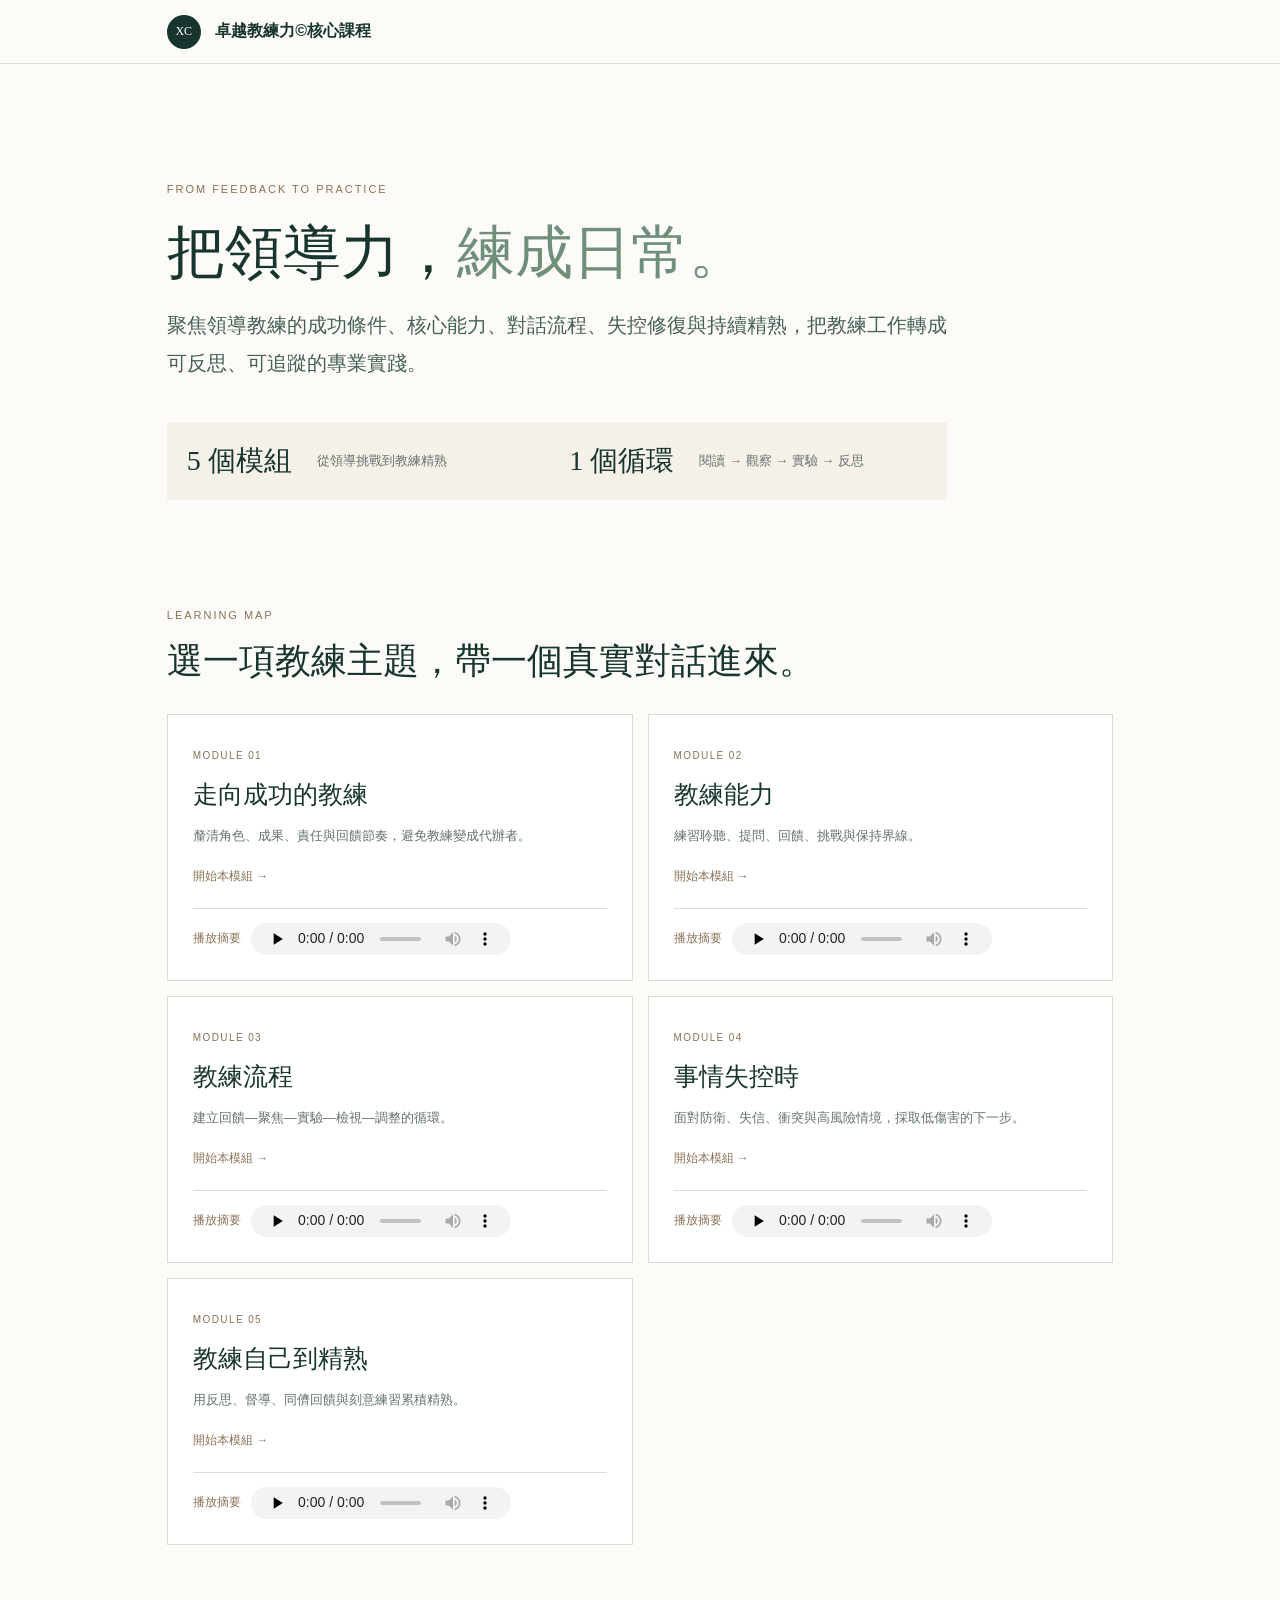
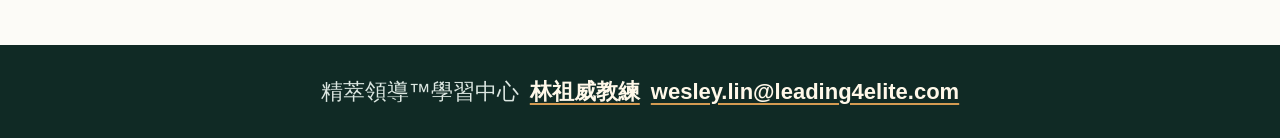
<file: index.html>
<!doctype html><html lang="zh-Hant"><head><meta charset="utf-8"><meta name="viewport" content="width=device-width,initial-scale=1"><title>卓越教練力©核心課程</title><style>:root{--ink:#17352e;--sage:#6f8f7b;--cream:#f5f1e8;--paper:#fcfbf7;--gold:#d49b52;--line:#d8ddd6;--muted:#64736d}*{box-sizing:border-box}body{margin:0;background:var(--paper);color:var(--ink);font-family:"Noto Sans TC",Arial,sans-serif;line-height:1.8}.top{height:64px;padding:0 6%;border-bottom:1px solid var(--line);display:flex;align-items:center}.brand{color:var(--ink);text-decoration:none;font-weight:700}.brand i{display:inline-grid;place-items:center;width:34px;height:34px;margin-right:10px;border-radius:50%;background:var(--ink);color:white;font:12px Georgia;font-style:normal}.home{max-width:1100px;margin:auto;padding:40px 6% 100px}.home-hero{padding:70px 0 100px;max-width:780px}.home-hero small,section>small{letter-spacing:.18em;color:#8b7155;font-size:11px}.home-hero h1{font:58px/1.12 Georgia;margin:18px 0}.home-hero em{color:var(--sage);font-weight:400;font-style:normal}.home-hero p{font:20px/1.9 Georgia;color:#456057}.journey{display:grid;grid-template-columns:auto 1fr auto 1fr;gap:12px 25px;margin-top:40px;padding:20px;background:var(--cream);align-items:center}.journey b{font:28px Georgia}.journey span{font-size:13px;color:var(--muted)}h2{font:36px Georgia;margin:8px 0 28px}.map{display:grid;grid-template-columns:repeat(2,1fr);gap:15px}.map-card{display:block;text-decoration:none;color:var(--ink);padding:25px;background:#fff;border:1px solid var(--line);transition:.2s}.map-card:hover,.map-card:focus-visible{transform:translateY(-3px);border-color:var(--gold);outline:2px solid var(--gold);outline-offset:2px}.map-card small{color:#8b7155;font-size:10px;letter-spacing:.14em}.map-card h3{font:25px Georgia;margin:10px 0}.map-card p{color:var(--muted);font-size:13px}.map-card span{font-size:12px;color:#8b7155}.home-note{margin-top:70px;border-top:1px solid var(--line);padding-top:35px;max-width:700px}.home-note p{color:var(--muted);font-size:14px}footer{padding:30px 6%;background:#102a25;color:white;font-size:12px}@media(max-width:700px){.home-hero h1{font-size:44px}.journey{grid-template-columns:1fr 2fr}.map{grid-template-columns:1fr}}
.module-audio{display:flex;align-items:center;gap:8px;margin-top:18px;padding-top:14px;border-top:1px solid var(--line)}
.audio-toggle{display:inline-flex;align-items:center;gap:8px;padding:8px 11px;border:1px solid var(--sage);border-radius:999px;background:var(--paper);color:var(--ink);font:600 12px/1.2 "Noto Sans TC",Arial,sans-serif;cursor:pointer}
.audio-toggle:hover,.audio-toggle:focus-visible{border-color:var(--gold);outline:2px solid var(--gold);outline-offset:2px}
.audio-toggle[aria-pressed="true"]{background:var(--ink);color:white}
.audio-toggle span[aria-hidden="true"]{font-size:11px}
.module-audio audio{display:none}

.module-audio{display:flex;align-items:center;gap:8px;margin-top:18px;padding-top:14px;border-top:1px solid var(--line)}
.audio-toggle{display:inline-flex;align-items:center;gap:8px;padding:8px 11px;border:1px solid var(--sage);border-radius:999px;background:var(--paper);color:var(--ink);font:600 12px/1.2 "Noto Sans TC",Arial,sans-serif;cursor:pointer}
.audio-toggle:hover,.audio-toggle:focus-visible{border-color:var(--gold);outline:2px solid var(--gold);outline-offset:2px}
.audio-toggle[aria-pressed="true"]{background:var(--ink);color:white}
.audio-toggle span[aria-hidden="true"]{font-size:11px}
.module-audio audio{display:none}

.module-audio{display:flex;align-items:center;gap:8px;margin-top:18px;padding-top:14px;border-top:1px solid var(--line)}
.audio-toggle{display:inline-flex;align-items:center;gap:8px;padding:8px 11px;border:1px solid var(--sage);border-radius:999px;background:var(--paper);color:var(--ink);font:600 12px/1.2 "Noto Sans TC",Arial,sans-serif;cursor:pointer}
.audio-toggle:hover,.audio-toggle:focus-visible{border-color:var(--gold);outline:2px solid var(--gold);outline-offset:2px}
.audio-toggle[aria-pressed="true"]{background:var(--ink);color:white}
.audio-toggle span[aria-hidden="true"]{font-size:11px}
.module-audio audio{display:none}

.module-audio{display:flex;align-items:center;gap:8px;margin-top:18px;padding-top:14px;border-top:1px solid var(--line)}
.audio-toggle{display:inline-flex;align-items:center;gap:8px;padding:8px 11px;border:1px solid var(--sage);border-radius:999px;background:var(--paper);color:var(--ink);font:600 12px/1.2 "Noto Sans TC",Arial,sans-serif;cursor:pointer}
.audio-toggle:hover,.audio-toggle:focus-visible{border-color:var(--gold);outline:2px solid var(--gold);outline-offset:2px}
.audio-toggle[aria-pressed="true"]{background:var(--ink);color:white}
.audio-toggle span[aria-hidden="true"]{font-size:11px}
.module-audio audio{display:none}

.module-audio{display:flex;align-items:center;gap:8px;margin-top:18px;padding-top:14px;border-top:1px solid var(--line)}
.audio-toggle{display:inline-flex;align-items:center;gap:8px;padding:8px 11px;border:1px solid var(--sage);border-radius:999px;background:var(--paper);color:var(--ink);font:600 12px/1.2 "Noto Sans TC",Arial,sans-serif;cursor:pointer}
.audio-toggle:hover,.audio-toggle:focus-visible{border-color:var(--gold);outline:2px solid var(--gold);outline-offset:2px}
.audio-toggle[aria-pressed="true"]{background:var(--ink);color:white}
.audio-toggle span[aria-hidden="true"]{font-size:11px}
.module-audio audio{display:none}

.module-audio{display:flex;align-items:center;gap:8px;margin-top:18px;padding-top:14px;border-top:1px solid var(--line)}
.audio-toggle{display:inline-flex;align-items:center;gap:8px;padding:8px 11px;border:1px solid var(--sage);border-radius:999px;background:var(--paper);color:var(--ink);font:600 12px/1.2 "Noto Sans TC",Arial,sans-serif;cursor:pointer}
.audio-toggle:hover,.audio-toggle:focus-visible{border-color:var(--gold);outline:2px solid var(--gold);outline-offset:2px}
.audio-toggle[aria-pressed="true"]{background:var(--ink);color:white}
.audio-toggle span[aria-hidden="true"]{font-size:11px}
.module-audio audio{display:none}

.module-audio{display:flex;align-items:center;gap:8px;margin-top:18px;padding-top:14px;border-top:1px solid var(--line)}
.audio-toggle{display:inline-flex;align-items:center;gap:8px;padding:8px 11px;border:1px solid var(--sage);border-radius:999px;background:var(--paper);color:var(--ink);font:600 12px/1.2 "Noto Sans TC",Arial,sans-serif;cursor:pointer}
.audio-toggle:hover,.audio-toggle:focus-visible{border-color:var(--gold);outline:2px solid var(--gold);outline-offset:2px}
.audio-toggle[aria-pressed="true"]{background:var(--ink);color:white}
.audio-toggle span[aria-hidden="true"]{font-size:11px}
.module-audio audio{display:block;width:100%;max-width:260px;height:32px}

.module-audio{display:flex;align-items:center;gap:8px;margin-top:18px;padding-top:14px;border-top:1px solid var(--line)}
.audio-toggle{display:inline-flex;align-items:center;gap:8px;padding:8px 11px;border:1px solid var(--sage);border-radius:999px;background:var(--paper);color:var(--ink);font:600 12px/1.2 "Noto Sans TC",Arial,sans-serif;cursor:pointer}
.audio-toggle:hover,.audio-toggle:focus-visible{border-color:var(--gold);outline:2px solid var(--gold);outline-offset:2px}
.audio-toggle[aria-pressed="true"]{background:var(--ink);color:white}
.module-audio audio{display:block;width:100%;max-width:260px;height:32px}

.module-audio{display:flex;align-items:center;gap:8px;margin-top:18px;padding-top:14px;border-top:1px solid var(--line)}
.audio-toggle{display:inline-flex;align-items:center;gap:8px;padding:8px 11px;border:1px solid var(--sage);border-radius:999px;background:var(--paper);color:var(--ink);font:600 12px/1.2 "Noto Sans TC",Arial,sans-serif;cursor:pointer}
.audio-toggle:hover,.audio-toggle:focus-visible{border-color:var(--gold);outline:2px solid var(--gold);outline-offset:2px}
.audio-toggle[aria-pressed="true"]{background:var(--ink);color:white}
.module-audio audio{display:block;width:100%;max-width:260px;height:32px}

.module-audio{display:flex;align-items:center;gap:8px;margin-top:18px;padding-top:14px;border-top:1px solid var(--line)}
.map-card-link{display:block;color:var(--ink);text-decoration:none}
.map-card-link:hover,.map-card-link:focus-visible{color:var(--ink)}
.module-audio{display:flex;align-items:center;gap:10px;margin-top:18px;padding-top:14px;border-top:1px solid var(--line)}
.audio-label{color:var(--muted);font-size:12px;white-space:nowrap}
.module-audio audio{display:block;width:100%;max-width:260px;height:32px}
</style><link rel="stylesheet" href="assets/site-shell.css"></head><body class="home-page"><div class="top"><a class="brand" href="index.html" aria-label="返回學習地圖"><i>XC</i> 卓越教練力©核心課程</a></div><main class="home"><section class="home-hero"><small>FROM FEEDBACK TO PRACTICE</small><h1>把領導力，<em>練成日常。</em></h1><p>聚焦領導教練的成功條件、核心能力、對話流程、失控修復與持續精熟，把教練工作轉成可反思、可追蹤的專業實踐。</p><div class="journey"><b>5 個模組</b><span>從領導挑戰到教練精熟</span><b>1 個循環</b><span>閱讀 → 觀察 → 實驗 → 反思</span></div></section><section><small>LEARNING MAP</small><h2>選一項教練主題，帶一個真實對話進來。</h2><div class="map"><div class="map-card"><a class="map-card-link" href="LPI_Coach_Chapter07.html"><small>MODULE 01</small><h3>走向成功的教練</h3><p>釐清角色、成果、責任與回饋節奏，避免教練變成代辦者。</p><span>開始本模組 →</span></a><div class="module-audio"><span class="audio-label">播放摘要</span><audio controls preload="none" aria-label="播放本模組摘要" src="audio_summaries/module_01_summary.mp3"></audio></div></div><div class="map-card"><a class="map-card-link" href="LPI_Coach_Chapter08.html"><small>MODULE 02</small><h3>教練能力</h3><p>練習聆聽、提問、回饋、挑戰與保持界線。</p><span>開始本模組 →</span></a><div class="module-audio"><span class="audio-label">播放摘要</span><audio controls preload="none" aria-label="播放本模組摘要" src="audio_summaries/module_02_summary.mp3"></audio></div></div><div class="map-card"><a class="map-card-link" href="LPI_Coach_Chapter09.html"><small>MODULE 03</small><h3>教練流程</h3><p>建立回饋—聚焦—實驗—檢視—調整的循環。</p><span>開始本模組 →</span></a><div class="module-audio"><span class="audio-label">播放摘要</span><audio controls preload="none" aria-label="播放本模組摘要" src="audio_summaries/module_03_summary.mp3"></audio></div></div><div class="map-card"><a class="map-card-link" href="LPI_Coach_Chapter10.html"><small>MODULE 04</small><h3>事情失控時</h3><p>面對防衛、失信、衝突與高風險情境，採取低傷害的下一步。</p><span>開始本模組 →</span></a><div class="module-audio"><span class="audio-label">播放摘要</span><audio controls preload="none" aria-label="播放本模組摘要" src="audio_summaries/module_04_summary.mp3"></audio></div></div><div class="map-card"><a class="map-card-link" href="LPI_Coach_Chapter11.html"><small>MODULE 05</small><h3>教練自己到精熟</h3><p>用反思、督導、同儕回饋與刻意練習累積精熟。</p><span>開始本模組 →</span></a><div class="module-audio"><span class="audio-label">播放摘要</span><audio controls preload="none" aria-label="播放本模組摘要" src="audio_summaries/module_05_summary.mp3"></audio></div></div></div></section></main><footer class="site-footer"><div class="site-footer__inner"><span>精萃領導™學習中心</span><a href="https://leading4elite.com/about_wesley/" target="_blank" rel="noopener noreferrer">林祖威教練</a><a href="https://mail.google.com/mail/?view=cm&fs=1&to=wesley.lin@leading4elite.com" target="_blank" rel="noopener noreferrer">wesley.lin@leading4elite.com</a></div></footer>














<script>
document.querySelectorAll('.audio-toggle').forEach((button) => {
  const audio = button.parentElement.querySelector('audio');
  const label = button.querySelector('.audio-label');
  button.addEventListener('click', async (event) => {
    event.preventDefault();
    event.stopPropagation();
    if (audio.paused) {
      document.querySelectorAll('.module-audio audio').forEach((other) => { if (other !== audio) other.pause(); });
      await audio.play();
      label.textContent = '暫停摘要'; button.setAttribute('aria-pressed', 'true');
    } else { audio.pause(); }
  });
  audio.addEventListener('pause', () => { label.textContent = '播放摘要'; button.setAttribute('aria-pressed', 'false'); });
  audio.addEventListener('ended', () => { label.textContent = '重新播放摘要'; button.setAttribute('aria-pressed', 'false'); });
});
</script>

<script>
document.querySelectorAll('.audio-toggle').forEach((button) => {
  const audio = button.parentElement.querySelector('audio');
  const label = button.querySelector('.audio-label');
  button.addEventListener('click', async (event) => {
    event.preventDefault();
    event.stopPropagation();
    if (audio.paused) {
      document.querySelectorAll('.module-audio audio').forEach((other) => { if (other !== audio) other.pause(); });
      await audio.play();
      label.textContent = '暫停摘要'; button.setAttribute('aria-pressed', 'true');
    } else { audio.pause(); }
  });
  audio.addEventListener('pause', () => { label.textContent = '播放摘要'; button.setAttribute('aria-pressed', 'false'); });
  audio.addEventListener('ended', () => { label.textContent = '重新播放摘要'; button.setAttribute('aria-pressed', 'false'); });
});
document.querySelectorAll('.module-audio audio').forEach((audio) => {
  audio.addEventListener('play', () => {
    document.querySelectorAll('.module-audio audio').forEach((other) => { if (other !== audio) other.pause(); });
  });
});
</script>

<script>
document.querySelectorAll('.module-audio audio').forEach((audio) => {
  audio.addEventListener('play', () => {
    document.querySelectorAll('.module-audio audio').forEach((other) => { if (other !== audio) other.pause(); });
  });
});
</script>
</body></html>
</file>
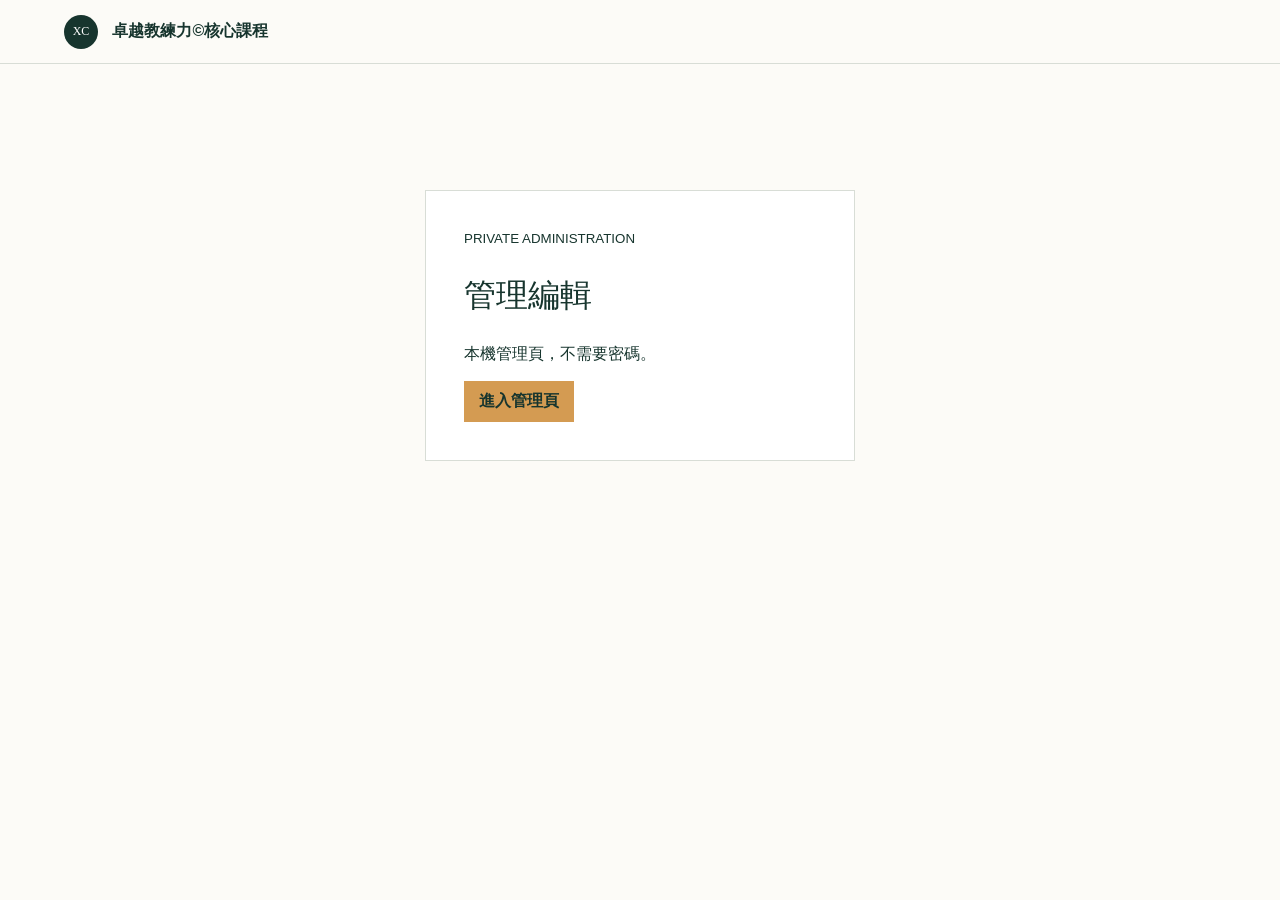
<file: admin.html>
<!doctype html><html lang="zh-Hant"><head><meta charset="utf-8"><meta name="viewport" content="width=device-width,initial-scale=1"><title>管理編輯</title><style>
:root{--ink:#17352e;--paper:#fcfbf7;--cream:#f5f1e8;--gold:#d49b52;--line:#d8ddd6;--muted:#64736d}*{box-sizing:border-box}body{margin:0;background:var(--paper);color:var(--ink);font-family:Arial,"Noto Sans TC",sans-serif}.top{position:sticky;top:0;z-index:20;height:64px;padding:0 5%;display:flex;align-items:center;background:var(--paper);border-bottom:1px solid var(--line)}.brand{color:var(--ink);text-decoration:none;font-weight:700}.brand i{display:inline-grid;place-items:center;width:34px;height:34px;margin-right:10px;border-radius:50%;background:var(--ink);color:#fff;font:12px Georgia}.gate{max-width:430px;margin:14vh auto;padding:38px;background:#fff;border:1px solid var(--line)}h1,h2{font:32px Georgia}.button,select{font:inherit}.button{padding:10px 15px;border:0;background:var(--gold);color:var(--ink);font-weight:700;cursor:pointer}.app{display:none}.app.on{display:block}.layout{display:grid;grid-template-columns:270px 1fr;min-height:calc(100vh - 64px);align-items:start}.controls{position:sticky;top:64px;height:calc(100vh - 64px);overflow-y:auto;padding:26px;background:var(--cream);border-right:1px solid var(--line)}.controls select{width:100%;padding:11px;margin:8px 0 20px}.controls .button{display:block;width:100%;margin:10px 0}.status{min-height:24px;color:#26734d;font-size:13px}.editor{margin:22px;min-height:calc(100vh - 130px);background:#fff;border:1px solid var(--line);padding:40px;outline:none;font-family:Arial,"Noto Sans TC",sans-serif;line-height:1.8}.toolbar{position:sticky;top:64px;z-index:15;display:flex;gap:8px;align-items:center;flex-wrap:wrap;padding:12px;background:var(--cream);border-bottom:1px solid var(--line)}.toolbar select,.toolbar input{padding:8px;border:1px solid #b9c5bc;background:#fff}.toolbar input{width:42px;height:38px}.hint{font-size:12px;color:var(--muted);margin-right:auto}.editor h1,.editor h2,.editor h3{font-family:Georgia,"Noto Serif TC",serif}.editor h1 em{font-size:50%;color:#6f8f7b;font-weight:400}@media(max-width:800px){.layout{grid-template-columns:1fr}.controls{position:sticky;top:64px;height:auto;max-height:42vh;border:0;border-bottom:1px solid var(--line)}}
</style></head><body><div class="top"><a class="brand" href="index.html"><i>XC</i> 卓越教練力©核心課程</a></div><section id="gate" class="gate"><small>PRIVATE ADMINISTRATION</small><h1>管理編輯</h1><p>本機管理頁，不需要密碼。</p><button id="enter" class="button">進入管理頁</button></section><section id="app" class="app"><div class="layout"><aside class="controls"><h2>頁面</h2><select id="page"><option value="LPI_Coach_Chapter07.html">Module 01｜教練能力</option><option value="LPI_Coach_Chapter08.html">Module 02｜教練能力</option><option value="LPI_Coach_Chapter09.html">Module 03｜教練能力</option><option value="LPI_Coach_Chapter10.html">Module 04｜教練能力</option><option value="LPI_Coach_Chapter11.html">Module 05｜教練能力</option></select><button id="save" class="button">儲存並更新 HTML</button><button id="undo" class="button">復原上一個狀態</button><button id="leave" class="button">離開管理頁</button><div id="status" class="status">尚未儲存</div><p class="hint">右側內容可直接輸入。先選取文字，再套用工具列格式。</p></aside><main><div class="toolbar"><button class="button" id="formatUndo" data-cmd="undo" title="復原">↶</button><button class="button" id="formatRedo" data-cmd="redo" title="重做">↷</button><span class="toolbar-sep"></span><select id="blockFormat" title="段落格式"><option value="p">段落</option><option value="h2">標題 2</option><option value="h3">標題 3</option><option value="blockquote">引用</option></select><select id="font" title="字體"><option value="">原始樣式</option><option value="Arial">Arial</option><option value="Georgia">Georgia</option><option value="Noto Sans TC">Noto Sans TC</option></select><select id="size" title="字級"><option value="12px">12px</option><option value="14px">14px</option><option value="16px">16px</option><option value="20px">20px</option><option value="24px">24px</option><option value="32px">32px</option></select><input id="color" type="color" value="#17352e" title="文字顏色"><button id="applyColor" class="button" title="文字顏色">A</button><button class="button" data-cmd="bold" title="粗體"><b>B</b></button><button class="button" data-cmd="italic" title="斜體"><i>I</i></button><button class="button" id="link" title="插入連結">🔗</button><select id="listType" title="清單"><option value="">清單</option><option value="insertUnorderedList">項目符號</option><option value="insertOrderedList">編號清單</option></select></div><article id="editor" class="editor" contenteditable="true" spellcheck="false"></article></main></div></section><script>
const $=id=>document.getElementById(id),page=$('page'),editor=$('editor');let current=page.value,password='';$('enter').onclick=()=>{$('gate').style.display='none';$('app').classList.add('on');load()};$('leave').onclick=()=>location.reload();page.onchange=load;async function load(){current=page.value;const html=await fetch(current).then(r=>r.text()),doc=new DOMParser().parseFromString(html,'text/html');editor.innerHTML=doc.querySelector('main')?.innerHTML||'';editor.focus()}function cmd(c,v=null){editor.focus();document.execCommand(c,false,v)}document.querySelectorAll('[data-cmd]').forEach(b=>b.onclick=()=>cmd(b.dataset.cmd));$('font').onchange=()=>cmd('fontName',$('font').value);$('size').onchange=()=>{const s=window.getSelection();if(!s.rangeCount||s.isCollapsed){$('status').textContent='請先選取文字再設定字級';return}const r=s.getRangeAt(0),span=document.createElement('span');span.style.fontSize=$('size').value;span.appendChild(r.extractContents());r.insertNode(span)};$('applyColor').onclick=()=>cmd('foreColor',$('color').value);$('save').onclick=async()=>{const r=await fetch('/api/save',{method:'POST',headers:{'Content-Type':'application/json'},body:JSON.stringify({password,page:current,main:editor.innerHTML,fontSize:1,textColor:'#17352e'})});$('status').textContent=r.ok?'✓ 已成功寫回 '+current:'✕ 儲存失敗，請確認 localhost 伺服器'};$('undo').onclick=async()=>{const r=await fetch('/api/undo',{method:'POST',headers:{'Content-Type':'application/json'},body:JSON.stringify({password,page:current})});$('status').textContent=r.ok?'✓ 已復原上一個狀態':'沒有可復原狀態';if(r.ok)load()};load();
$('blockFormat').onchange=()=>{const e=editBlock();if(e){const n=document.createElement($('blockFormat').value);n.innerHTML=e.innerHTML;e.replaceWith(n)}};$('link').onclick=()=>{const e=editBlock();if(e){const u=prompt("請輸入連結網址","https://");if(u){const a=document.createElement("a");a.href=u;a.target="_blank";a.rel="noopener";a.innerHTML=e.innerHTML;e.replaceWith(a)}}};</script></body></html>
</file>
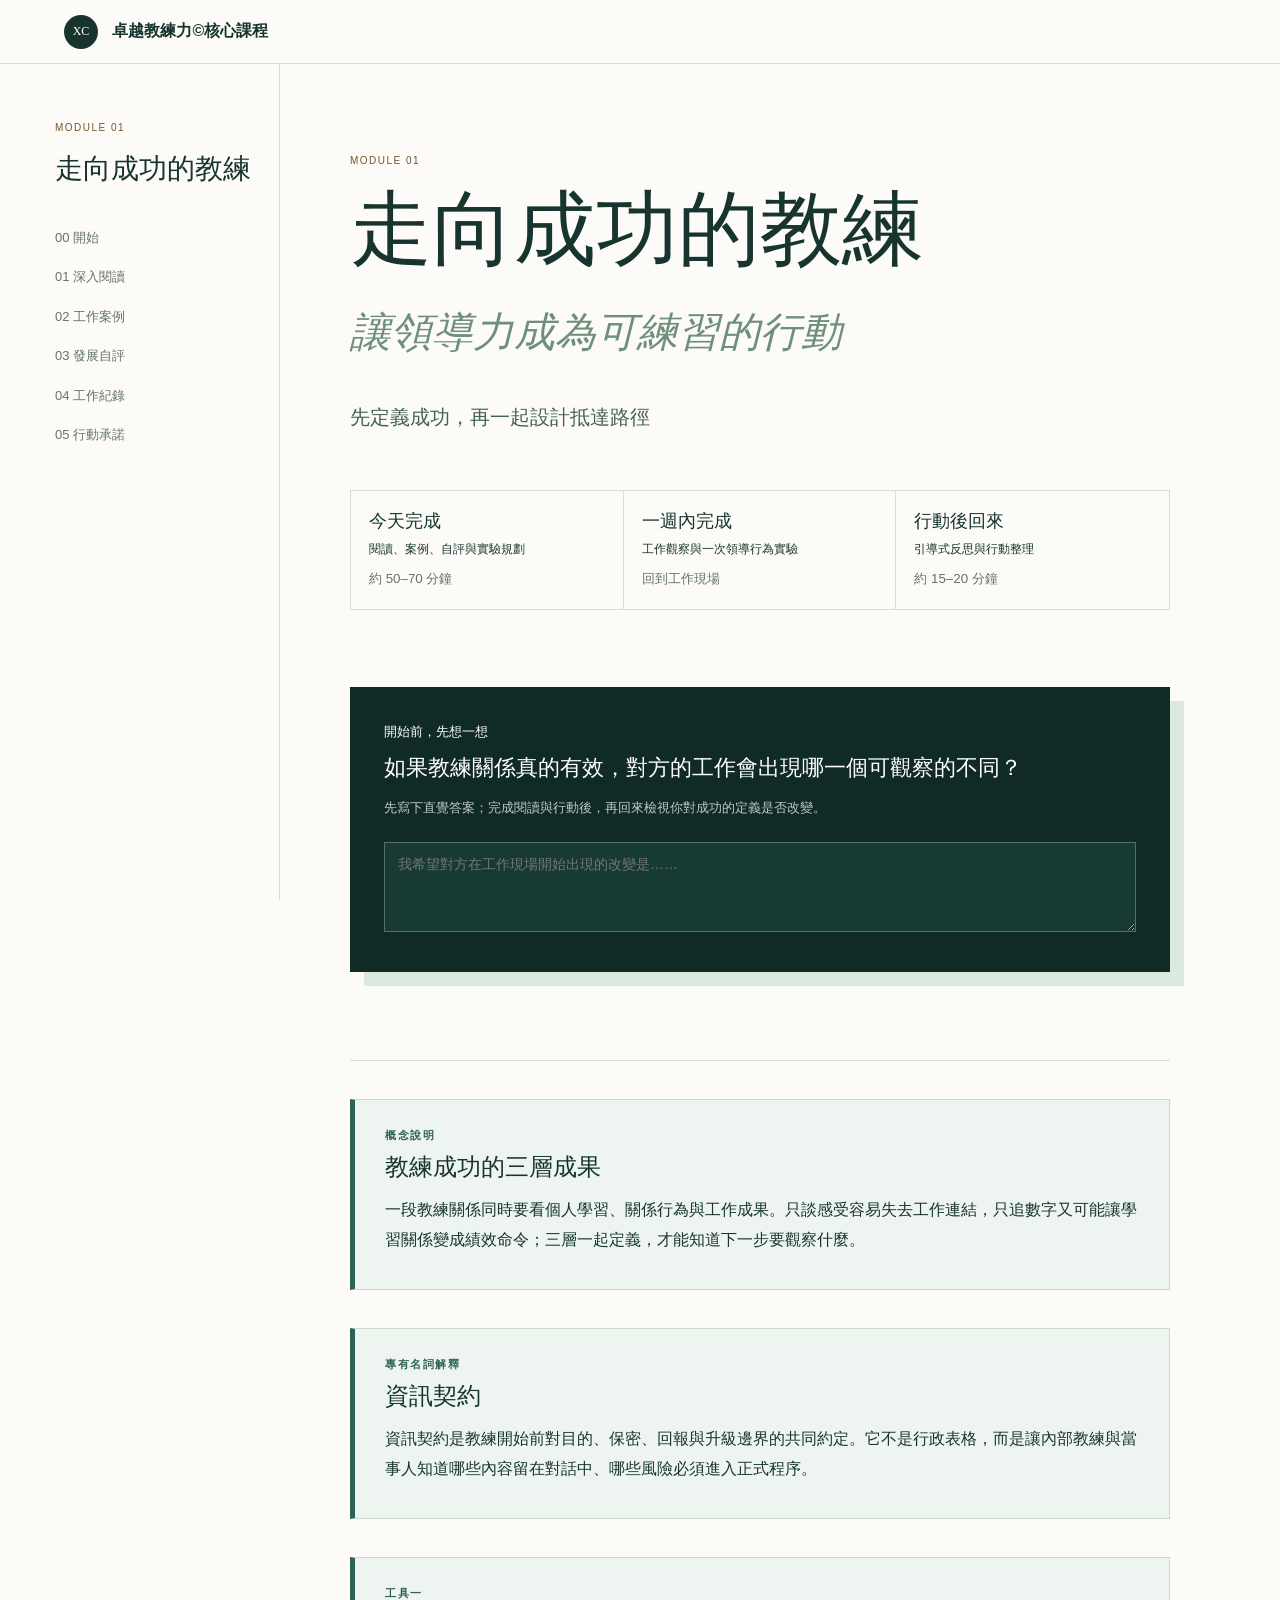
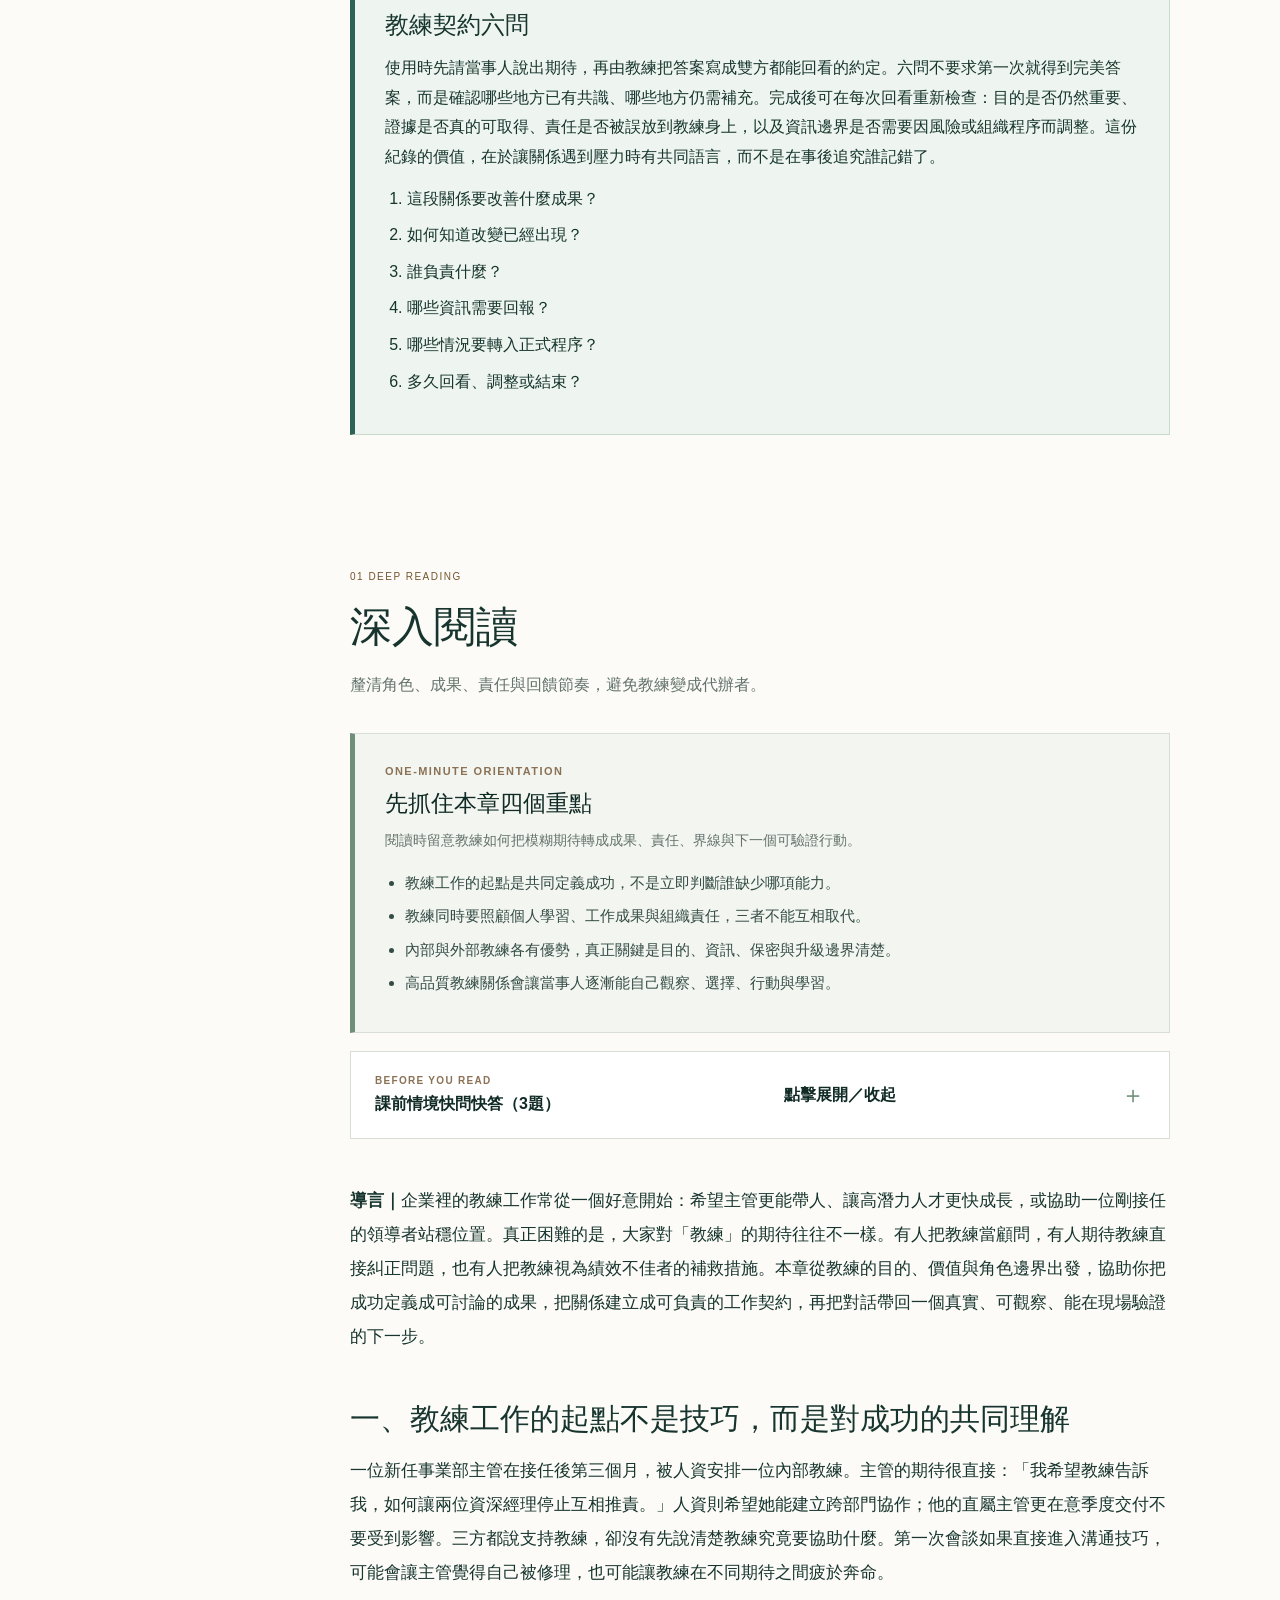
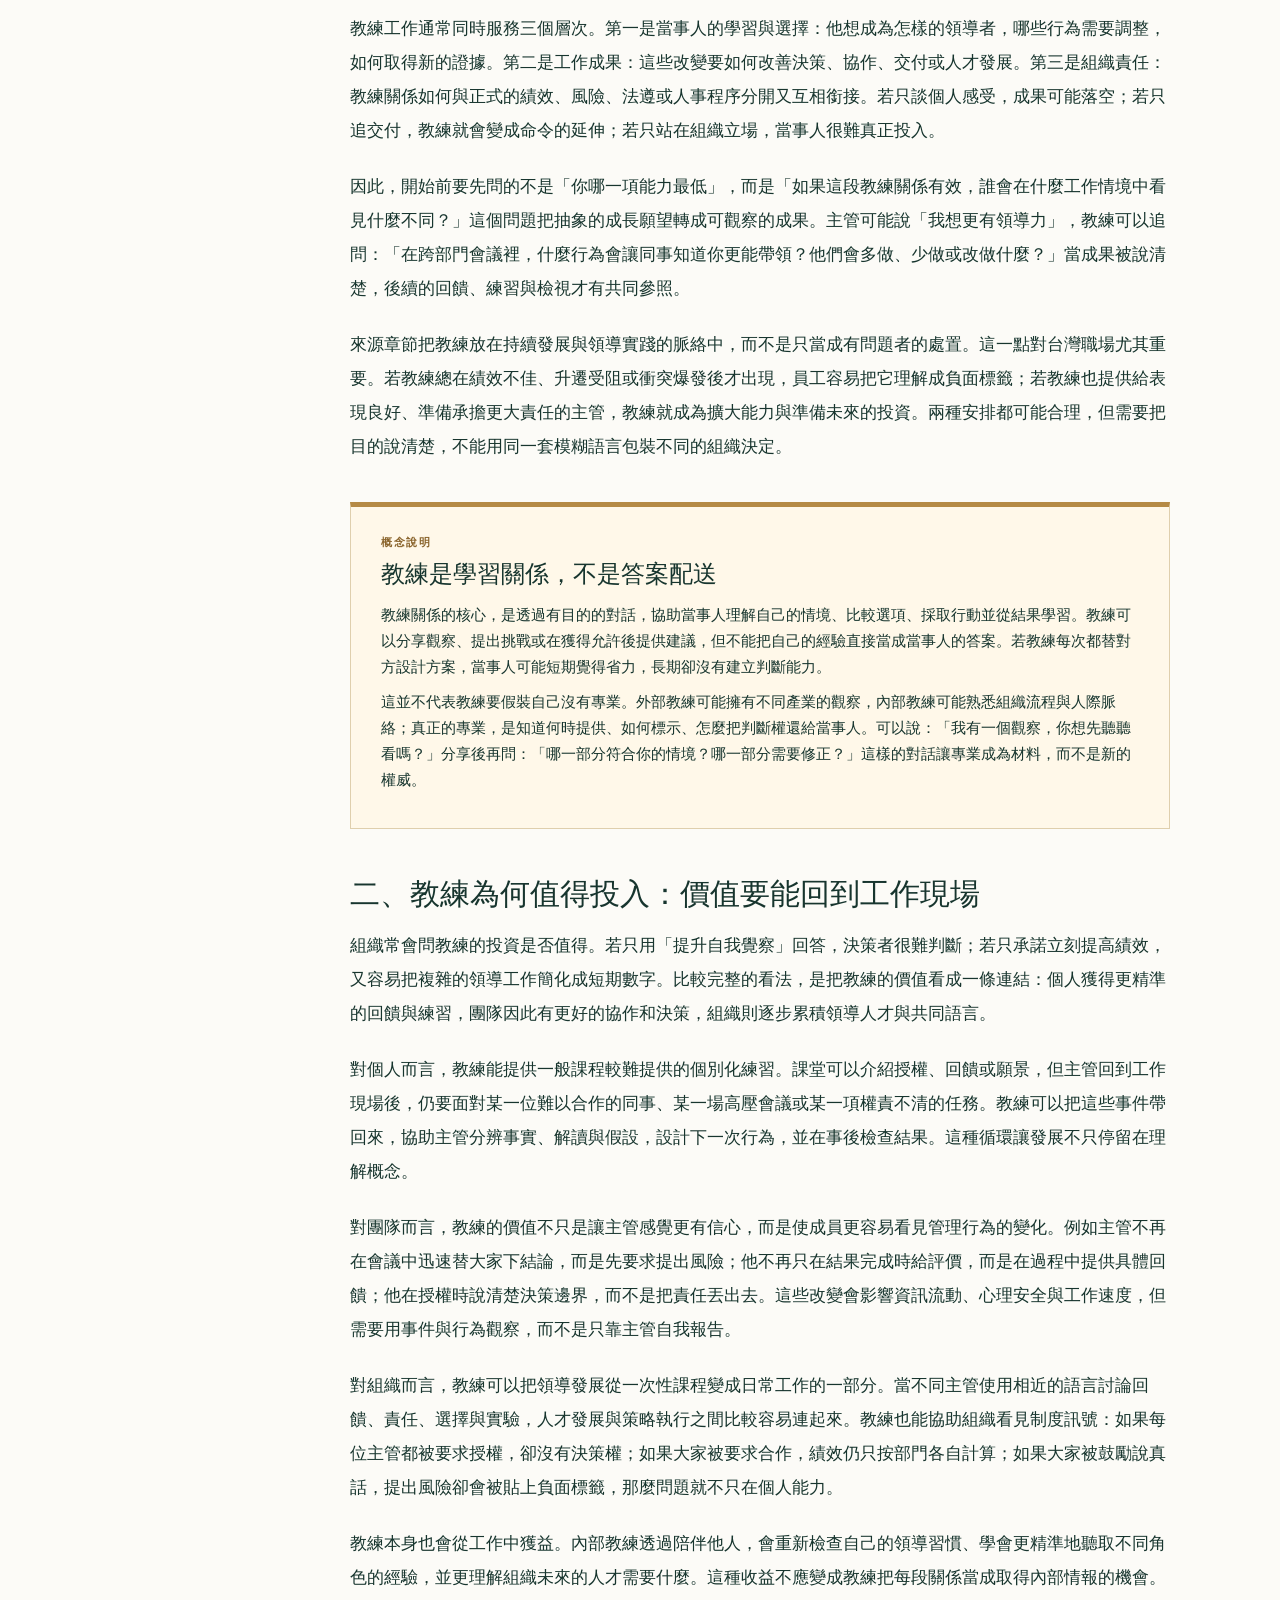
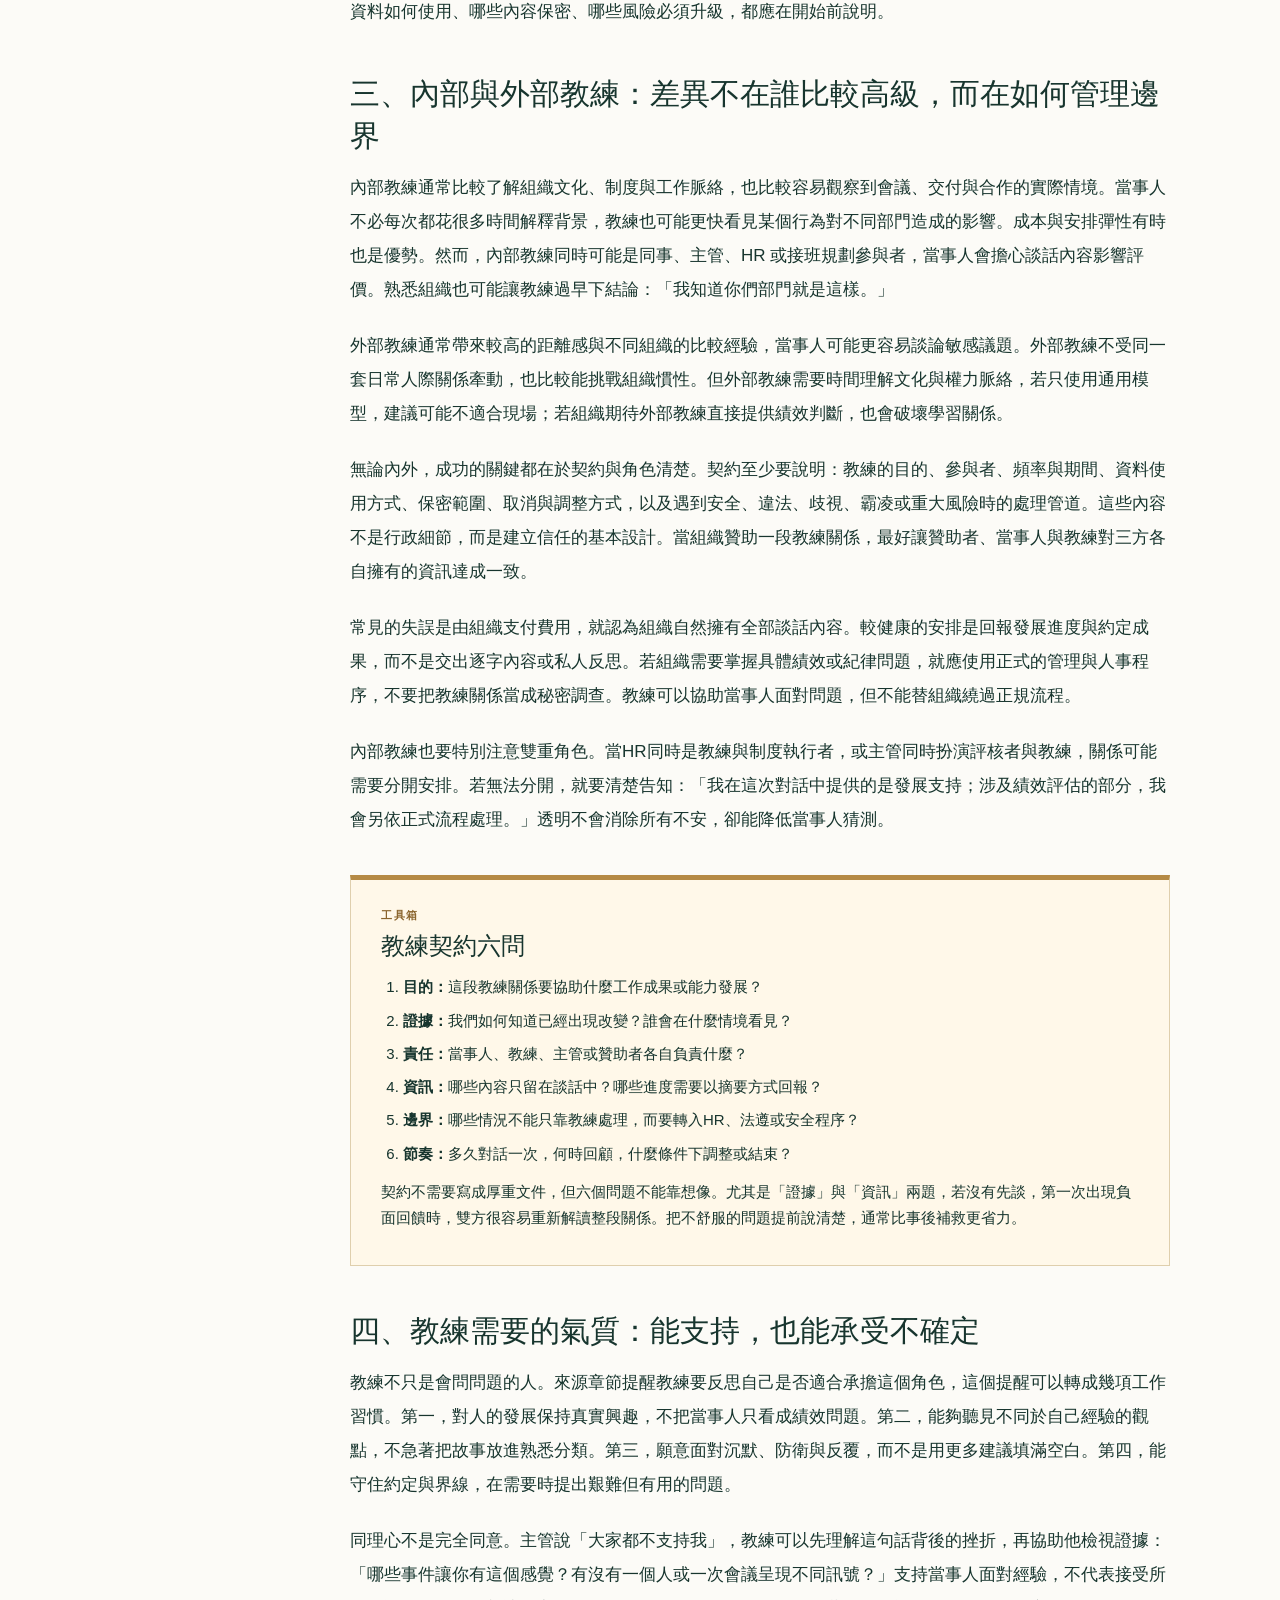
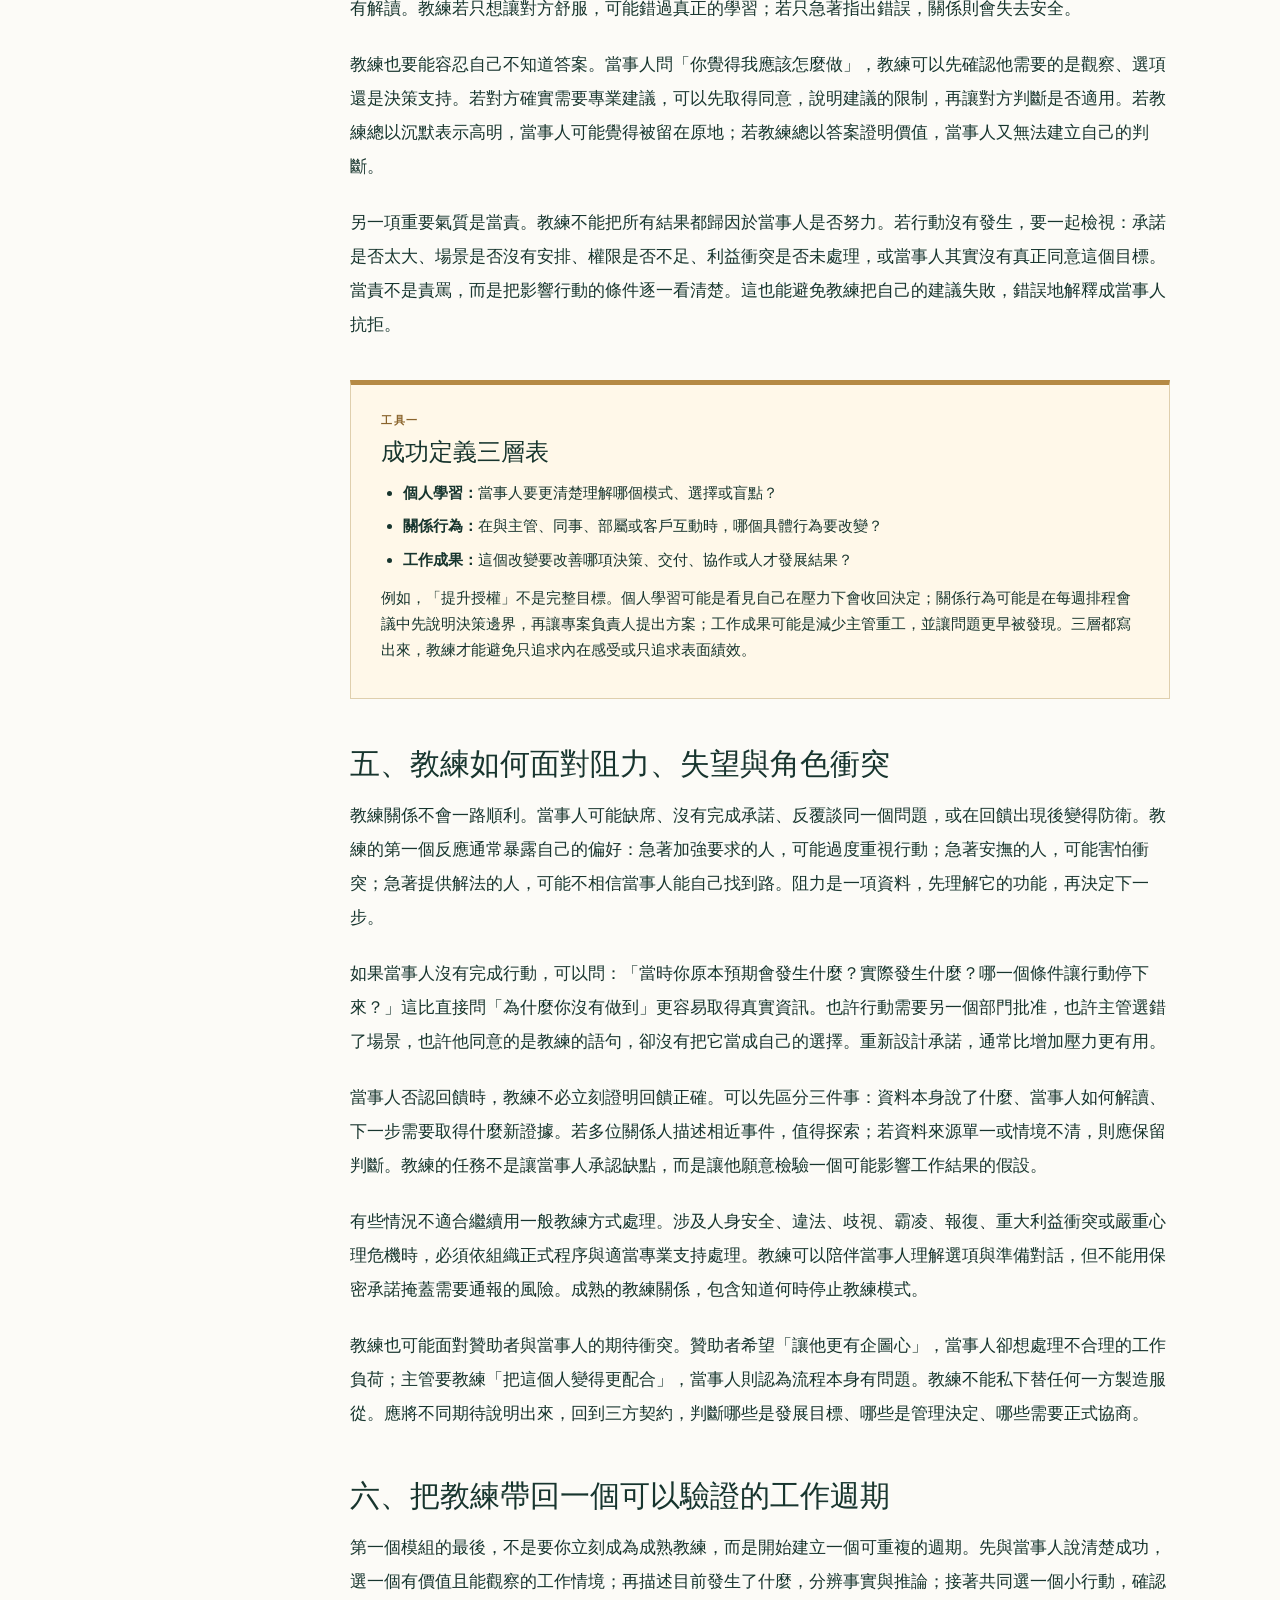
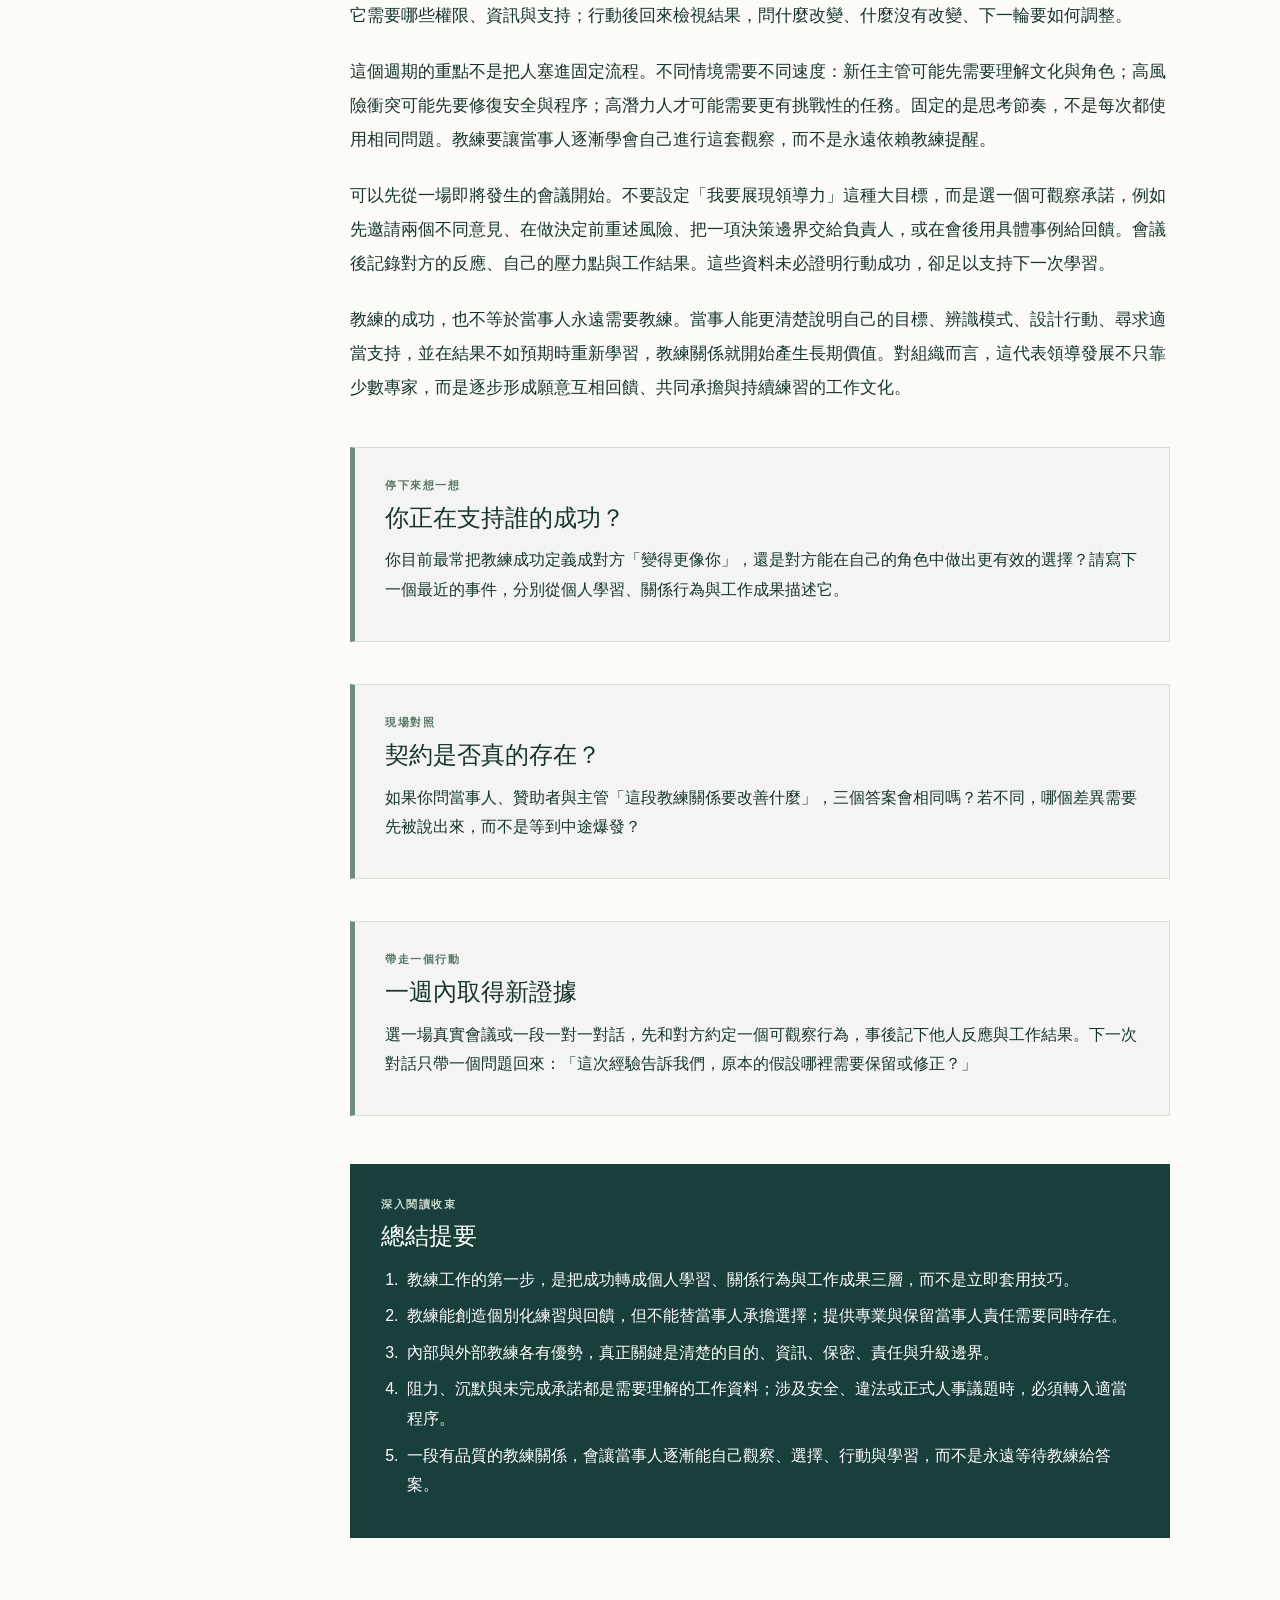
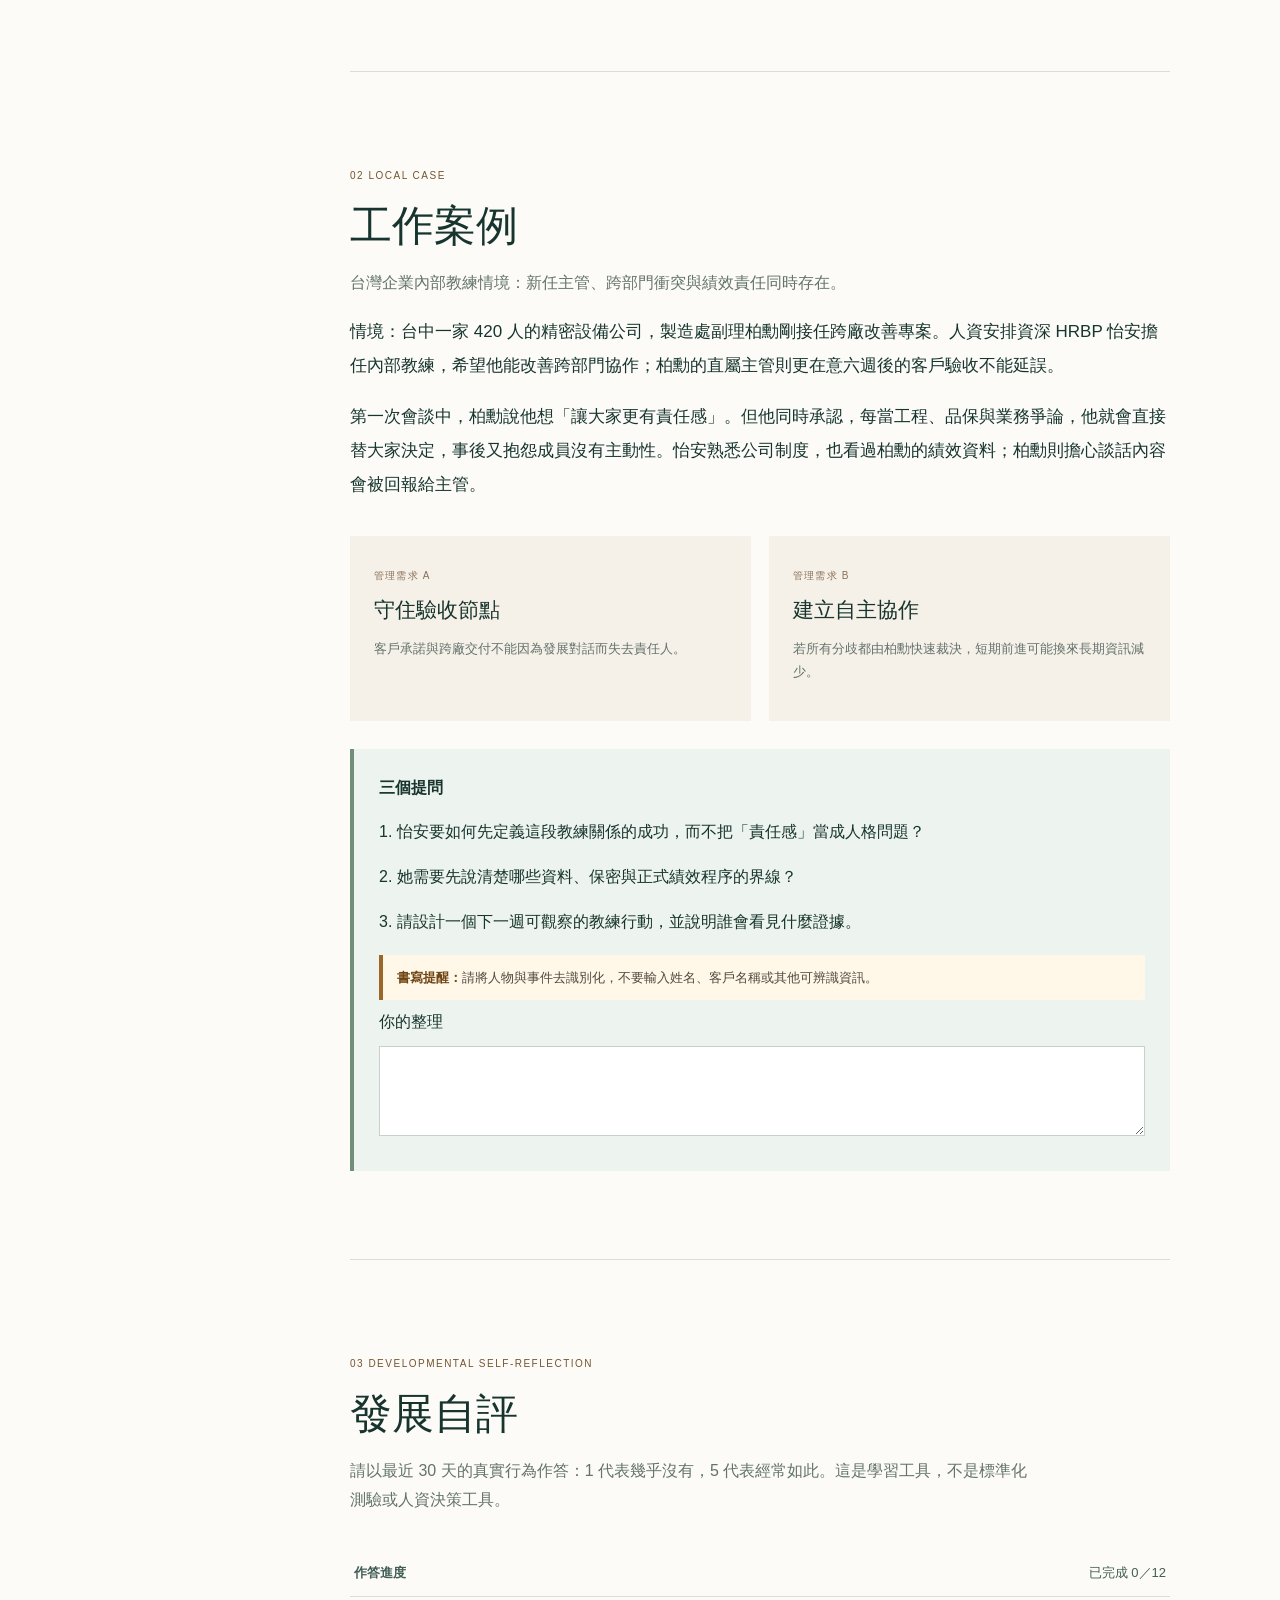
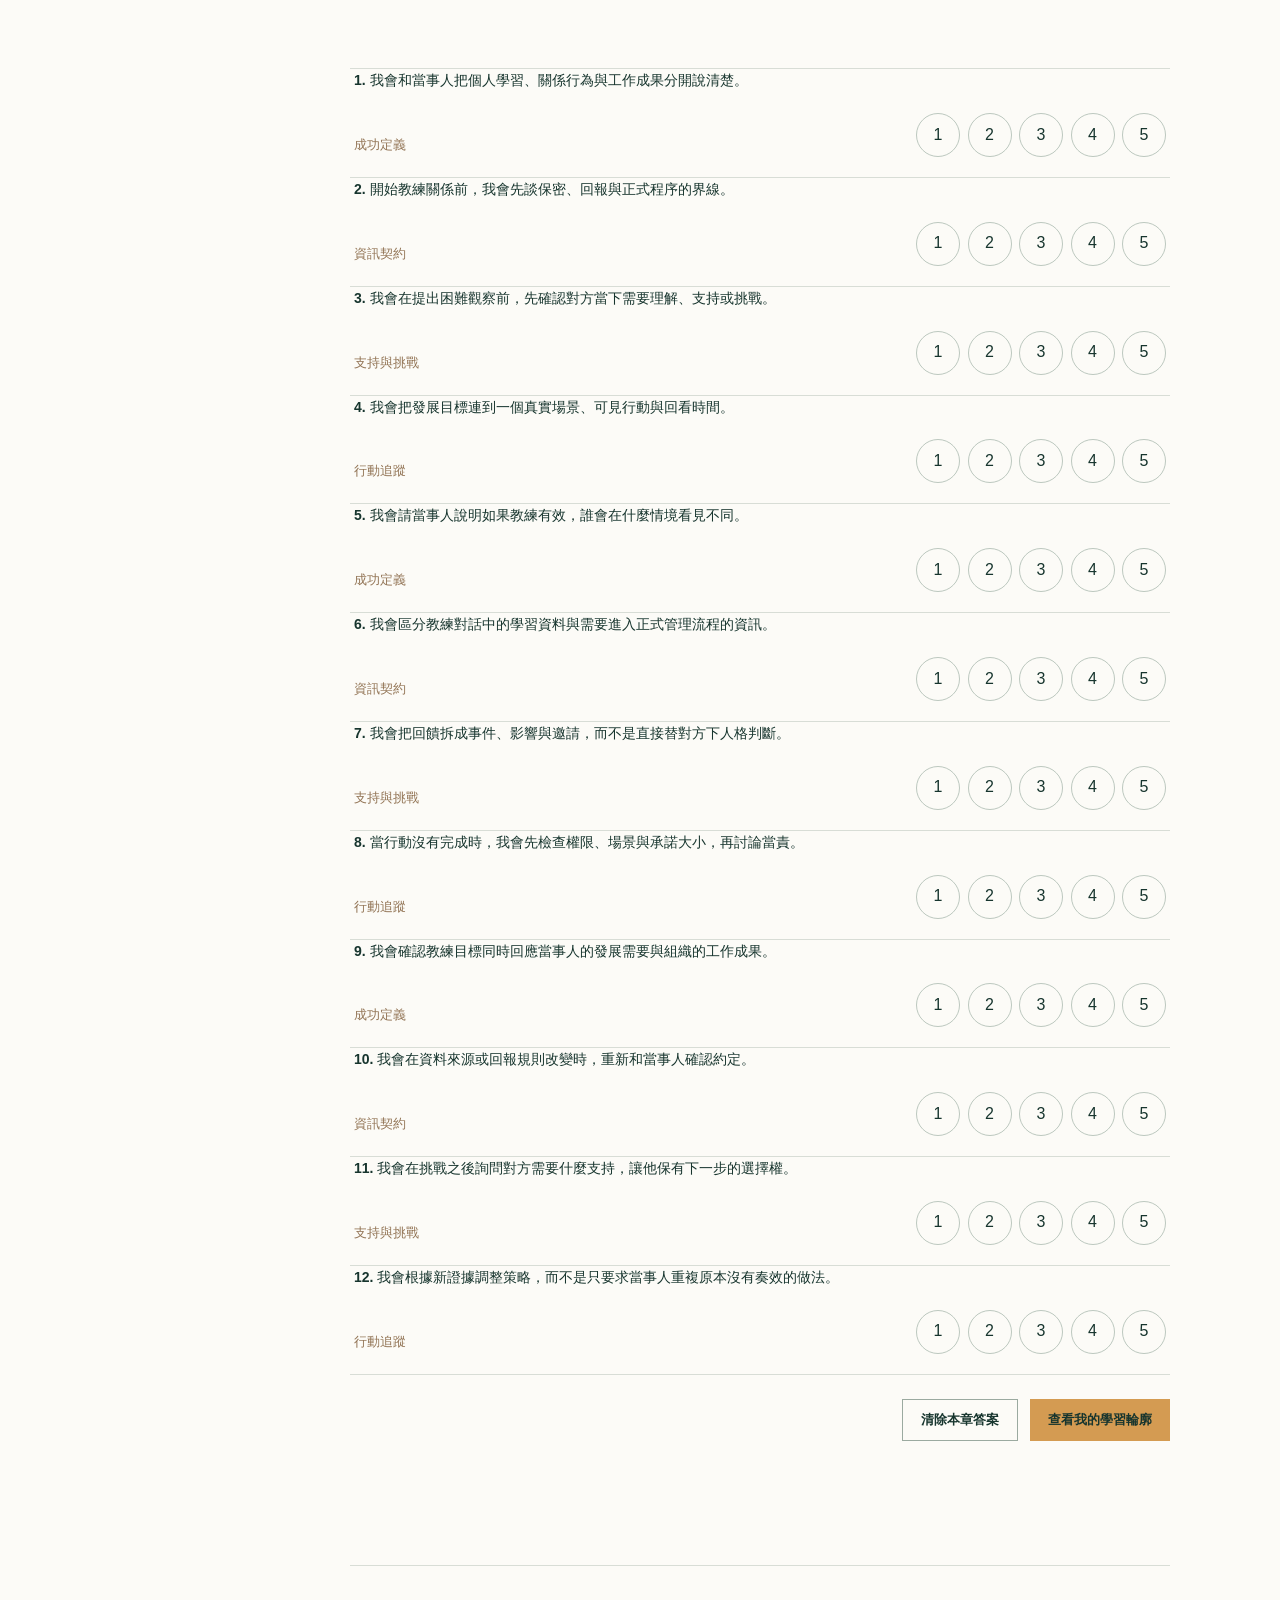
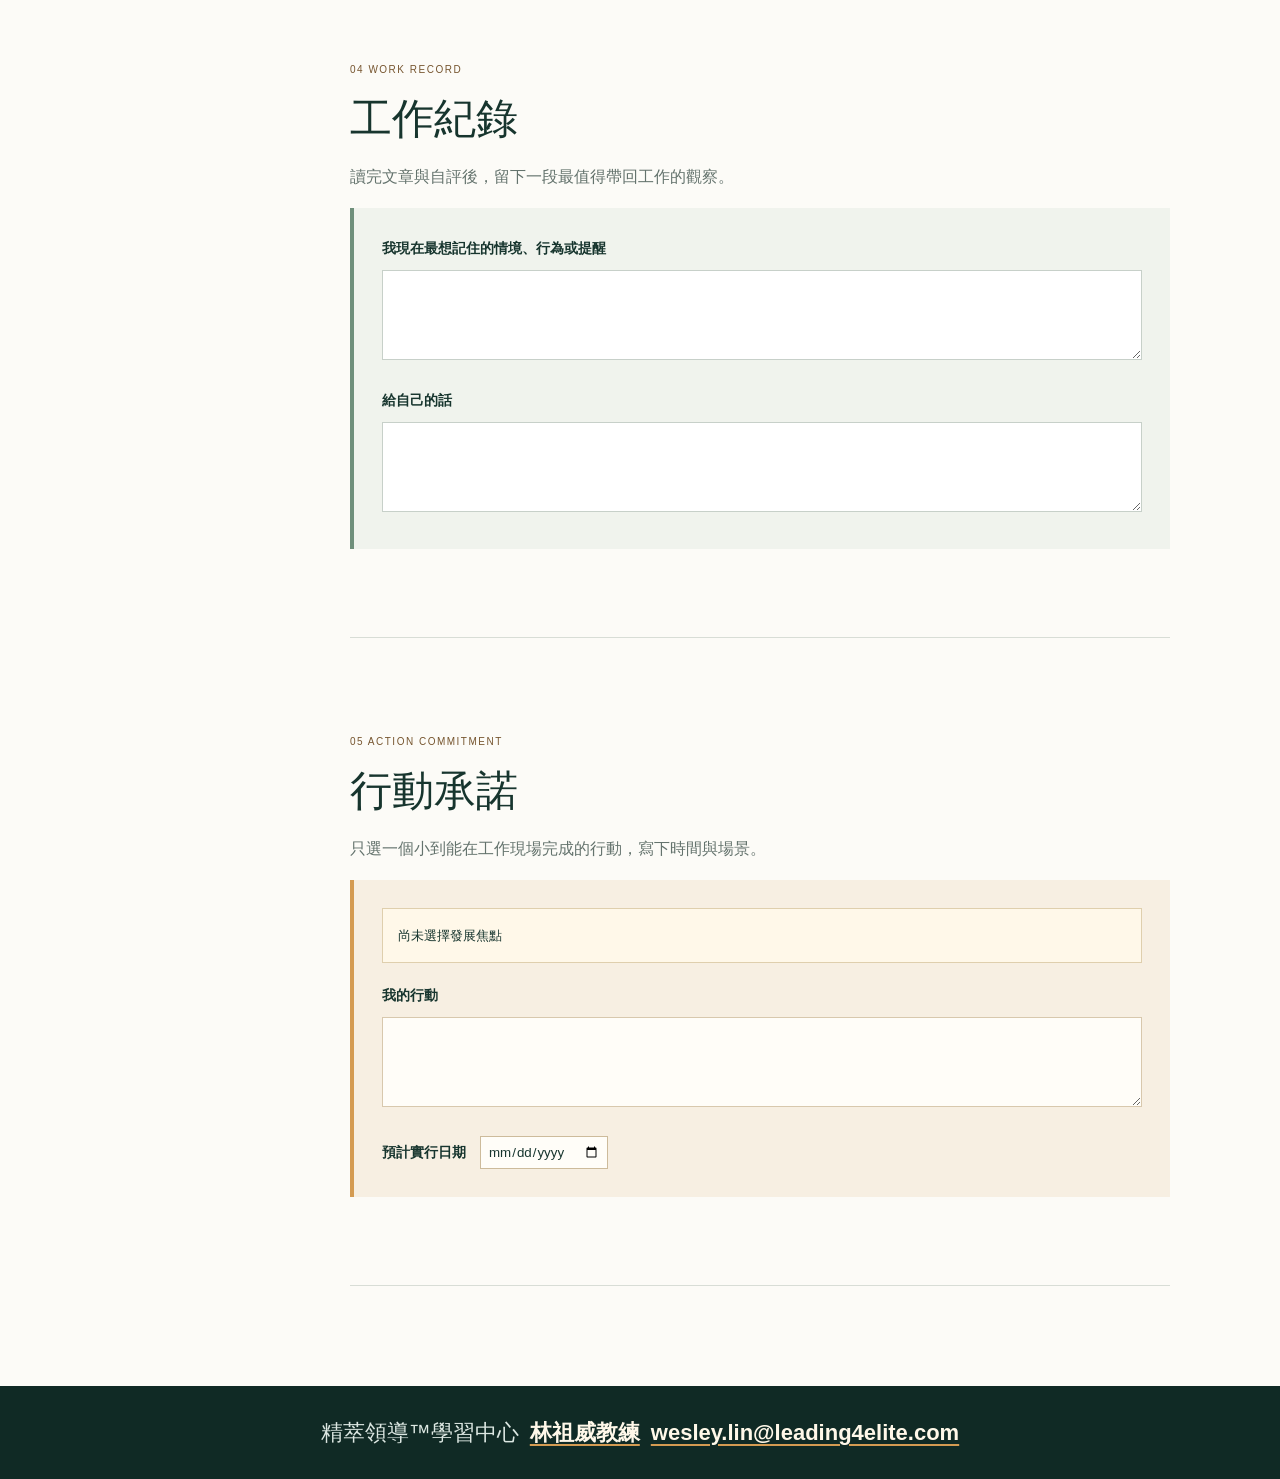
<file: LPI_Coach_Chapter07.html>
<!doctype html>
<html lang="zh-Hant">
<head>
<meta charset="utf-8">
<meta name="viewport" content="width=device-width,initial-scale=1">
<title>走向成功的教練｜卓越教練力©核心課程</title>
<style>
:root{--ink:#17352e;--deep:#102a25;--sage:#6f8f7b;--cream:#f5f1e8;--paper:#fcfbf7;--gold:#d49b52;--line:#d8ddd6;--muted:#64736d}*{box-sizing:border-box}html{scroll-behavior:smooth}body{margin:0;background:var(--paper);color:var(--ink);font-family:"Noto Sans TC",Arial,sans-serif;line-height:1.8}.top{position:sticky;top:0;z-index:5;height:64px;padding:0 5%;background:#fcfbf7ee;backdrop-filter:blur(10px);border-bottom:1px solid var(--line);display:flex;align-items:center;justify-content:space-between}.brand{font-weight:700}.brand i{display:inline-grid;place-items:center;width:34px;height:34px;margin-right:10px;border-radius:50%;background:var(--ink);color:white;font:12px Georgia}.save{font-size:12px;color:var(--sage);opacity:0}.save.show{opacity:1}.layout{display:grid;grid-template-columns:250px minmax(0,820px);gap:70px;max-width:1220px;margin:auto}.side{position:sticky;top:64px;height:calc(100vh - 64px);padding:48px 25px;border-right:1px solid var(--line)}.side small,.kicker{font-size:10px;letter-spacing:.15em;color:#8b7155}.side h2{font:28px/1.4 Georgia;margin:8px 0 30px}.side a{display:block;padding:8px 0;text-decoration:none;color:var(--muted);font-size:13px}.side a:hover{color:var(--ink)}main{padding-bottom:100px}section{padding:88px 0;border-bottom:1px solid var(--line)}.hero{min-height:85vh;display:flex;flex-direction:column;justify-content:center}.hero h1{font:500 clamp(52px,7vw,82px)/1.08 Georgia;margin:16px 0}.hero h1 em{color:var(--sage);font-weight:400}.lead{font:20px/1.8 Georgia;color:#456057;max-width:680px}.dark{margin-top:42px;padding:30px 34px;background:var(--deep);color:white;box-shadow:14px 14px #dce9df}.dark h3{font:22px Georgia;margin:8px 0}.dark p{font-size:13px;color:#bdc9c4}.head h2{font:42px/1.3 Georgia;margin:10px 0}.head>p{color:var(--muted);max-width:680px}.intro{font:18px/2 Georgia;margin:40px 0}.intro strong{background:linear-gradient(transparent 55%,#f1d9ad 55%);font-weight:500}.lens{display:grid;grid-template-columns:56px 1fr;padding:32px 0;border-top:1px solid var(--line)}.lens>i{font:18px Georgia;color:var(--gold)}.lens h3{font:30px Georgia;margin:2px 0}.lens small{color:#8a7058}.lens p{font:16px/1.9 Georgia;margin:8px 0}.note{padding:12px 16px;background:#f0f3ed;color:var(--muted);font-size:12px}.note b{color:#8a7058;margin-right:10px}.management{margin:45px 0;padding:32px 38px;background:var(--deep);color:#c5d1cc}.management h3{font:26px Georgia;color:white}.quote{padding:35px;background:var(--cream);text-align:center;font:24px/1.7 Georgia}.chips span{display:inline-block;padding:4px 11px;margin-right:6px;border:1px solid #b9c4bb;border-radius:99px;font-size:11px}.story{font:17px/2 Georgia}.story mark{background:linear-gradient(transparent 55%,#f1d9ad 55%);color:inherit}.question{padding:25px;margin-top:28px;background:#edf3ee;border-left:4px solid var(--sage)}textarea{width:100%;min-height:90px;padding:13px;margin-top:9px;border:1px solid #c7d0c9;background:white;color:var(--ink);font:14px Arial;resize:vertical}.dark textarea{background:#173a32;color:white;border-color:#557067}.assess{border-top:1px solid var(--line);margin-top:35px}.q{display:grid;grid-template-columns:1fr 250px;gap:20px;align-items:center;padding:20px 4px;border-bottom:1px solid var(--line)}.q p{margin:0;font-size:14px}.q small{color:#927455}.rating{display:flex;justify-content:space-between}.rating label{cursor:pointer}.rating input{position:absolute;opacity:0}.rating span{display:grid;place-items:center;width:38px;height:38px;border:1px solid #bcc8bf;border-radius:50%}.rating input:checked+span{background:var(--ink);color:white}.result{display:none;margin-top:40px;padding:30px;background:#edf3ee}.result.show{display:block}.result-top{display:grid;grid-template-columns:1fr 350px;align-items:center}.result h3{font:28px Georgia}canvas{width:350px;max-width:100%;height:auto}.interpret{display:grid;grid-template-columns:1fr 1fr;gap:16px;border-top:1px solid #cbd8cf;padding-top:20px}.interpret>div{padding:20px;background:white}.interpret h4{font:21px Georgia;margin:5px 0}.interpret p{font-size:13px;color:var(--muted)}.bars{grid-column:1/-1!important;background:transparent!important}.bar{display:grid;grid-template-columns:45px 1fr 30px;align-items:center;gap:10px;margin:8px 0}.bar i{height:6px;background:#d4ded6}.bar em{display:block;height:100%;background:var(--gold)}.work{display:grid;grid-template-columns:1fr 1fr;gap:20px}.work label,.reflect label{font-size:13px;font-weight:700}.experiment{background:#f7efe2;color:var(--ink);margin:0;padding:42px 0;border-top:5px solid var(--gold)}.experiment ol{display:grid;grid-template-columns:repeat(3,1fr);gap:20px;padding:0;list-style:none}.experiment li b{display:block;color:#e4be87;font:20px Georgia}.experiment li span{font-size:12px;color:#b8c7c0}.reflect label{display:grid;grid-template-columns:40px 1fr;padding:20px 0;border-top:1px solid var(--line)}.reflect label>b{color:var(--gold);font:18px Georgia}.button{padding:12px 18px;background:var(--gold);border:0;color:var(--ink);font-weight:700;cursor:pointer}.final{padding:32px;background:var(--cream);text-align:center}.final h3{font:24px Georgia}footer{padding:35px 5%;background:var(--deep);color:white}@media(max-width:800px){.layout{display:block}.side{position:relative;top:0;height:auto;border:0;padding:25px}.side a{display:inline-block;margin-right:15px}main{padding:0 20px}.q,.result-top{grid-template-columns:1fr}.interpret,.work{grid-template-columns:1fr}.bars{grid-column:1!important}.experiment{margin:0 -20px;padding:50px 20px}.experiment ol{grid-template-columns:1fr}.hero{min-height:auto}.head h2{font-size:34px}}
.reading-essay{font:17px/2 Georgia,"Noto Serif TC",serif;margin:45px 0}.reading-essay h3,.intro h3{font:30px/1.4 Georgia,"Noto Serif TC",serif;margin:44px 0 14px}.reading-essay p{margin:0 0 22px}.reading-essay h3:first-child{margin-top:0}
.assessment-progress{display:flex;justify-content:space-between;gap:20px;margin-top:34px;padding:12px 4px;border-bottom:1px solid var(--line);color:#405e54;font-size:13px}.assessment-actions{display:flex;justify-content:flex-end;gap:12px;margin-top:24px}.clear-button{padding:11px 18px;border:1px solid #9baaa0;background:transparent;color:var(--ink);font-weight:700;cursor:pointer}.clear-button:hover{background:#f0f3ef}.assessment-message{min-height:26px;margin:10px 0 0;text-align:right;color:#8f3028;font-size:13px;font-weight:700}.assessment-message-top{text-align:left;margin:10px 0 0}.q{margin:0;min-width:0;border:0;border-bottom:1px solid var(--line)}.q legend{grid-column:1;grid-row:1;padding:0;font-size:14px;line-height:1.7}.q>small{grid-column:1;grid-row:2}.q>.rating{grid-column:2;grid-row:1/3}.q.missing{background:#fff2ee;box-shadow:inset 3px 0 #b85d4f}.q:focus-visible{outline:3px solid #8a5a20;outline-offset:4px}.rating span{min-width:44px;min-height:44px}.rating input:focus-visible+span{outline:3px solid #8a5a20;outline-offset:3px}.privacy-nudge{margin:18px 0 8px;padding:12px 14px;background:#fff8e9;border-left:4px solid #9a6729;color:#4f493f;font-size:13px;line-height:1.65}.privacy-nudge b{color:#704514}.side small,.kicker,.reading-brief .brief-label,.quick-scan>summary small,.tool-label{color:#76552f}@media(max-width:800px){.q legend,.q>small,.q>.rating{grid-column:1;grid-row:auto}.rating{gap:8px}.rating label{flex:1}.rating span{width:100%}}
.journey-plan{display:grid;grid-template-columns:repeat(3,1fr);margin:35px 0;border:1px solid var(--line)}.journey-plan>div{padding:18px;border-right:1px solid var(--line)}.journey-plan>div:last-child{border:0}.journey-plan b,.journey-plan span,.journey-plan small{display:block}.journey-plan b{font:18px Georgia}.journey-plan span{font-size:12px;margin:6px 0}.journey-plan small{color:var(--muted)}.deep-reading blockquote{margin:34px 0;padding:20px 24px;background:#edf3ee;border-left:4px solid var(--sage);font:16px/1.8 Georgia;color:#355249}.deep-reading h2{font:32px/1.4 Georgia;margin:55px 0 15px}.focus-picker{margin-top:26px;padding:24px;background:#fff}.focus-picker h4{font:21px Georgia;margin:0 0 5px}.focus-options{display:flex;flex-wrap:wrap;gap:8px;margin-top:14px}.focus-options button{padding:8px 13px;border:1px solid #9fb0a5;background:#fff;color:var(--ink);cursor:pointer}.focus-options button.selected{background:var(--ink);color:#fff}.experiment-focus{margin-top:20px;padding:15px;border:1px solid #cdbb9b;color:var(--ink);font-size:13px}.return-later{max-width:820px;margin:0 auto;padding:45px;background:var(--cream);text-align:center}.return-later h3{font:27px Georgia;margin:8px}.return-later p{color:var(--muted)}.return-later label{font-size:13px}.return-later input{margin-left:10px;padding:7px;border:1px solid #b9c3bb;background:#fff}@media(max-width:800px){.journey-plan{grid-template-columns:1fr}.journey-plan>div{border-right:0;border-bottom:1px solid var(--line)}}
.case-contrast{display:grid;grid-template-columns:1fr 1fr;gap:18px;margin-top:34px}.case-contrast>div{padding:24px;background:var(--cream)}.case-contrast span{font-size:10px;letter-spacing:.12em;color:#8a7058}.case-contrast h3{font:21px Georgia;margin:7px 0}.case-contrast p{font-size:13px;color:var(--muted)}@media(max-width:700px){.case-contrast{grid-template-columns:1fr}}
.assessment-evidence{margin-top:24px;padding-top:22px;border-top:1px solid var(--line)}.assessment-evidence label{display:block;margin-top:14px;font-size:13px;font-weight:700}.chapter-prompt{padding:24px!important;margin-bottom:24px;background:#edf3ee;border:0!important}.chapter-prompt>b{color:var(--sage)!important}
.team-map{margin-top:40px;padding:28px;background:var(--cream)}.team-map h3{font:26px Georgia;margin:0}.team-map>p{color:var(--muted);font-size:13px}
.review-link{display:inline-block;margin-left:8px;text-decoration:none;background:var(--ink);color:#fff}
.reading-tool{margin:38px 0;padding:26px 30px;background:#fff8e9;border:1px solid #dfcfad;border-top:5px solid #b58a45;font:15px/1.75 Arial,"Noto Sans TC",sans-serif;color:var(--ink)}.reading-tool .tool-label,.reading-callout .tool-label,.reading-summary .tool-label{display:block;margin-bottom:5px;color:#8a642c;font-size:11px;font-weight:800;letter-spacing:.14em}.reading-tool h3,.reading-callout h3,.reading-summary h3{margin:0 0 12px!important;font:24px/1.35 Georgia,"Noto Serif TC",serif!important}.reading-tool p,.reading-callout p{margin:8px 0!important}.reading-tool ol,.reading-tool ul,.reading-callout ol,.reading-callout ul,.reading-summary ol{margin:12px 0 12px 22px;padding:0}.reading-tool li,.reading-callout li,.reading-summary li{margin:7px 0}.reading-tool .tool-limit{margin-top:14px!important;padding-top:12px;border-top:1px solid #dfcfad;color:#6e604d;font-size:13px}.reading-callout{margin:38px 0;padding:26px 30px;background:#eef5f0;border:1px solid #c9d9cc;border-left:5px solid #2f6257;font:16px/1.85 "Noto Sans TC",system-ui,sans-serif;color:var(--ink)}.reading-callout .tool-label{color:#2f6257}.reading-summary{margin:48px 0 12px;padding:30px;background:#183f3a;color:#fff;border:1px solid #183f3a;font:16px/1.85 "Noto Sans TC",system-ui,sans-serif}.reading-summary .tool-label{color:#c9d9cc}.reading-summary h3{color:#fff}.reading-summary ol{margin-bottom:0}.reading-summary li{padding-left:4px}
.reading-brief{margin:34px 0 18px;padding:28px 30px;background:#f3f5f0;border:1px solid #d8ddd6;border-left:5px solid var(--sage)}.reading-brief .brief-label{display:block;margin-bottom:6px;color:#8b7155;font-size:11px;font-weight:700;letter-spacing:.13em}.reading-brief h3{margin:0 0 8px;font:500 23px/1.4 Georgia,"Noto Serif TC",serif;color:var(--deep)}.reading-brief>p{margin:0 0 16px;color:var(--muted);font-size:14px}.reading-brief ul{margin:0;padding-left:1.25em}.reading-brief li{margin:8px 0;color:#334c45;font-size:15px;line-height:1.7}.quick-scan{margin:18px 0 42px;border:1px solid #d8ddd6;background:#fff}.quick-scan>summary{display:flex;align-items:center;justify-content:space-between;gap:20px;padding:20px 24px;cursor:pointer;color:var(--deep);font-weight:700;list-style:none}.quick-scan>summary::-webkit-details-marker{display:none}.quick-scan>summary::after{content:"＋";font-size:24px;font-weight:400;color:var(--sage)}.quick-scan[open]>summary::after{content:"−"}.quick-scan>summary small{display:block;color:#8b7155;font-size:10px;letter-spacing:.13em}.quick-scan-body{padding:0 24px 26px;border-top:1px solid var(--line)}.quick-scan-intro{margin:18px 0;color:var(--muted);font-size:14px}.quick-scan-question{padding:22px 0;border-top:1px solid var(--line)}.quick-scan-question:first-of-type{border-top:0}.quick-scan-question h4{margin:0 0 12px;font-size:16px;line-height:1.6;color:var(--deep)}.quick-scan-options{display:grid;grid-template-columns:1fr 1fr;gap:10px}.quick-scan-options button{padding:14px 16px;border:1px solid #b9c5bd;background:var(--paper);color:var(--ink);font:14px/1.6 Arial,"Noto Sans TC",sans-serif;text-align:left;cursor:pointer}.quick-scan-options button:hover,.quick-scan-options button:focus-visible{border-color:var(--sage);background:#f1f5f1}.quick-scan-options button.selected{border-color:var(--ink);background:var(--ink);color:#fff}.quick-scan-feedback{margin:12px 0 0;padding:14px 16px;background:#edf3ee;border-left:4px solid var(--sage);color:#355249;font-size:13px;line-height:1.7}@media(max-width:800px){.reading-brief{padding:22px 20px;margin-top:28px}.reading-brief h3{font-size:21px}.quick-scan-options{grid-template-columns:1fr}.quick-scan>summary,.quick-scan-body{padding-left:20px;padding-right:20px}}
.chapter-content,
main p,
main li,
main blockquote,
main label,
main input,
main textarea,
main select {
  font-family: "Noto Sans TC", Arial, sans-serif;
}
.reading-pause{margin:42px 0;padding:28px 30px;background:#f4f5f3;border:1px solid #d7ddd7;border-left:5px solid #6f8b7b;font:16px/1.85 "Noto Sans TC",system-ui,sans-serif;color:var(--ink)}.reading-pause--compare{background:#f5f1e9;border-left-color:#b58a45}.reading-pause--action{background:#edf4f1;border-left-color:#2f6257}.reading-pause .pause-label{display:block;margin-bottom:6px;color:#587568;font-size:11px;font-weight:800;letter-spacing:.14em}.reading-pause--compare .pause-label{color:#8a642c}.reading-pause--action .pause-label{color:#2f6257}.reading-pause h3{margin:0 0 10px!important;font:24px/1.4 Georgia,"Noto Serif TC",serif!important}.reading-pause p{margin:8px 0!important}.reading-pause .pause-prompt{margin-top:18px!important;font-weight:700}.reading-pause .pause-line{height:28px;border-bottom:1px solid #aebbb2}
.action-loop{display:flex;align-items:center;justify-content:center;gap:16px;margin:28px 0;padding:16px;background:#f0f3ed;color:#587568;font-size:14px;font-weight:700}.action-loop b{color:#b58a45;font-size:20px}
.simple-record{display:grid;gap:20px;padding:28px;background:#f0f3ed;border-left:4px solid var(--sage)}.simple-record label{font-size:14px;font-weight:700}.action-commitment{background:#f7efe2;border-left-color:var(--gold)}.action-commitment textarea{background:#fffdf8;color:var(--ink);border-color:#d8c8ad}.action-commitment input{padding:7px;border:1px solid #cdbb9b;background:#fffdf8;color:var(--ink)}.action-date{display:flex;align-items:center;gap:14px}.experiment-focus{margin:0;padding:15px;background:#fff8e9;border:1px solid #dfcfad;color:var(--ink);font-size:13px}.experiment-focus b{color:var(--ink)}
body{font-size:calc(16px * var(--reader-font-size,1));color:var(--reader-text-color,var(--ink))}.hero h1 em{font-size:50%}.admin-link{font-size:12px;color:var(--muted);text-decoration:none;margin-left:auto}.admin-link:hover{color:var(--ink)}

.brand{color:var(--ink);text-decoration:none}.brand:hover,.brand:focus-visible{color:var(--sage)}.brand:focus-visible{outline:2px solid var(--gold);outline-offset:4px;border-radius:4px}
</style>
<style id="noto-body">main p,main li,main blockquote,main label,main input,main textarea,main select{font-family:"Noto Sans TC",Arial,sans-serif}</style><link rel="stylesheet" href="assets/site-shell.css"></head>
<body class="chapter-page">
<div class="top"><a class="brand" href="index.html" aria-label="返回卓越教練力©核心課程"><i>XC</i> 卓越教練力©核心課程</a><span id="saved" class="save">已儲存於本機</span></div><div class="layout"><aside class="side"><small>MODULE 01</small><h2>走向成功的教練</h2><a href="#s0">00 開始</a><a href="#s1">01 深入閱讀</a><a href="#s2">02 工作案例</a><a href="#s3">03 發展自評</a><a href="#s4">04 工作紀錄</a><a href="#s5">05 行動承諾</a></aside><main><section class="hero" id="s0"><small class="kicker">MODULE 01</small><h1>走向成功的教練<br><em>讓領導力成為可練習的行動</em></h1><p class="lead">先定義成功，再一起設計抵達路徑</p><div class="journey-plan"><div><b>今天完成</b><span>閱讀、案例、自評與實驗規劃</span><small>約 50–70 分鐘</small></div><div><b>一週內完成</b><span>工作觀察與一次領導行為實驗</span><small>回到工作現場</small></div><div><b>行動後回來</b><span>引導式反思與行動整理</span><small>約 15–20 分鐘</small></div></div><div class="dark"><small>開始前，先想一想</small><h3>如果教練關係真的有效，對方的工作會出現哪一個可觀察的不同？</h3><p>先寫下直覺答案；完成閱讀與行動後，再回來檢視你對成功的定義是否改變。</p><textarea data-key="startPrompt" placeholder="我希望對方在工作現場開始出現的改變是……"></textarea></div></section><aside class="reading-callout"><span class="tool-label">概念說明</span><h3>教練成功的三層成果</h3><p>一段教練關係同時要看個人學習、關係行為與工作成果。只談感受容易失去工作連結，只追數字又可能讓學習關係變成績效命令；三層一起定義，才能知道下一步要觀察什麼。</p></aside><aside class="reading-callout"><span class="tool-label">專有名詞解釋</span><h3>資訊契約</h3><p>資訊契約是教練開始前對目的、保密、回報與升級邊界的共同約定。它不是行政表格，而是讓內部教練與當事人知道哪些內容留在對話中、哪些風險必須進入正式程序。</p></aside><aside class="reading-callout"><span class="tool-label">工具一</span><h3>教練契約六問</h3><p>使用時先請當事人說出期待，再由教練把答案寫成雙方都能回看的約定。六問不要求第一次就得到完美答案，而是確認哪些地方已有共識、哪些地方仍需補充。完成後可在每次回看重新檢查：目的是否仍然重要、證據是否真的可取得、責任是否被誤放到教練身上，以及資訊邊界是否需要因風險或組織程序而調整。這份紀錄的價值，在於讓關係遇到壓力時有共同語言，而不是在事後追究誰記錯了。</p><ol><li>這段關係要改善什麼成果？</li><li>如何知道改變已經出現？</li><li>誰負責什麼？</li><li>哪些資訊需要回報？</li><li>哪些情況要轉入正式程序？</li><li>多久回看、調整或結束？</li></ol></aside><section id="s1"><div class="head"><small class="kicker">01 DEEP READING</small><h2>深入閱讀</h2><p>釐清角色、成果、責任與回饋節奏，避免教練變成代辦者。</p></div><aside class="reading-brief" aria-labelledby="reading-brief-title"><span class="brief-label">ONE-MINUTE ORIENTATION</span><h3 id="reading-brief-title">先抓住本章四個重點</h3><p>閱讀時留意教練如何把模糊期待轉成成果、責任、界線與下一個可驗證行動。</p><ul><li>教練工作的起點是共同定義成功，不是立即判斷誰缺少哪項能力。</li><li>教練同時要照顧個人學習、工作成果與組織責任，三者不能互相取代。</li><li>內部與外部教練各有優勢，真正關鍵是目的、資訊、保密與升級邊界清楚。</li><li>高品質教練關係會讓當事人逐漸能自己觀察、選擇、行動與學習。</li></ul></aside><details class="quick-scan"><summary><span><small>BEFORE YOU READ</small>課前情境快問快答（3題）</span><span>點擊展開／收起</span></summary><div class="quick-scan-body"><p class="quick-scan-intro">請依直覺選擇。這不是測驗，沒有標準答案；每題只用一段評論幫你看見當下的判斷起點。</p><article class="quick-scan-question" data-question="0"><h4>1. 主管說「我想更有領導力」，你會先？</h4><div class="quick-scan-options"><button type="button" data-option="0" aria-pressed="false">先列出他可能缺少的能力。</button><button type="button" data-option="1" aria-pressed="false">請他描述成功時誰會看見什麼不同。</button></div><p class="quick-scan-feedback" hidden aria-live="polite"></p></article><article class="quick-scan-question" data-question="1"><h4>2. 內部教練同時熟悉主管的績效資料，你會先？</h4><div class="quick-scan-options"><button type="button" data-option="0" aria-pressed="false">直接使用所有資料，讓對話更有效率。</button><button type="button" data-option="1" aria-pressed="false">先談保密、回報與正式程序的界線。</button></div><p class="quick-scan-feedback" hidden aria-live="polite"></p></article><article class="quick-scan-question" data-question="2"><h4>3. 當事人沒有完成上週承諾，你會先？</h4><div class="quick-scan-options"><button type="button" data-option="0" aria-pressed="false">要求他說明為何沒有做到。</button><button type="button" data-option="1" aria-pressed="false">回看原先假設與行動條件。</button></div><p class="quick-scan-feedback" hidden aria-live="polite"></p></article></div></details><div class="reading-essay"><p><b>導言｜</b>企業裡的教練工作常從一個好意開始：希望主管更能帶人、讓高潛力人才更快成長，或協助一位剛接任的領導者站穩位置。真正困難的是，大家對「教練」的期待往往不一樣。有人把教練當顧問，有人期待教練直接糾正問題，也有人把教練視為績效不佳者的補救措施。本章從教練的目的、價值與角色邊界出發，協助你把成功定義成可討論的成果，把關係建立成可負責的工作契約，再把對話帶回一個真實、可觀察、能在現場驗證的下一步。</p>
<h3>一、教練工作的起點不是技巧，而是對成功的共同理解</h3>
<p>一位新任事業部主管在接任後第三個月，被人資安排一位內部教練。主管的期待很直接：「我希望教練告訴我，如何讓兩位資深經理停止互相推責。」人資則希望她能建立跨部門協作；他的直屬主管更在意季度交付不要受到影響。三方都說支持教練，卻沒有先說清楚教練究竟要協助什麼。第一次會談如果直接進入溝通技巧，可能會讓主管覺得自己被修理，也可能讓教練在不同期待之間疲於奔命。</p>
<p>教練工作通常同時服務三個層次。第一是當事人的學習與選擇：他想成為怎樣的領導者，哪些行為需要調整，如何取得新的證據。第二是工作成果：這些改變要如何改善決策、協作、交付或人才發展。第三是組織責任：教練關係如何與正式的績效、風險、法遵或人事程序分開又互相銜接。若只談個人感受，成果可能落空；若只追交付，教練就會變成命令的延伸；若只站在組織立場，當事人很難真正投入。</p>
<p>因此，開始前要先問的不是「你哪一項能力最低」，而是「如果這段教練關係有效，誰會在什麼工作情境中看見什麼不同？」這個問題把抽象的成長願望轉成可觀察的成果。主管可能說「我想更有領導力」，教練可以追問：「在跨部門會議裡，什麼行為會讓同事知道你更能帶領？他們會多做、少做或改做什麼？」當成果被說清楚，後續的回饋、練習與檢視才有共同參照。</p>
<p>來源章節把教練放在持續發展與領導實踐的脈絡中，而不是只當成有問題者的處置。這一點對台灣職場尤其重要。若教練總在績效不佳、升遷受阻或衝突爆發後才出現，員工容易把它理解成負面標籤；若教練也提供給表現良好、準備承擔更大責任的主管，教練就成為擴大能力與準備未來的投資。兩種安排都可能合理，但需要把目的說清楚，不能用同一套模糊語言包裝不同的組織決定。</p>
<div class="reading-tool">
<span class="tool-label">概念說明</span>
<h3>教練是學習關係，不是答案配送</h3>
<p>教練關係的核心，是透過有目的的對話，協助當事人理解自己的情境、比較選項、採取行動並從結果學習。教練可以分享觀察、提出挑戰或在獲得允許後提供建議，但不能把自己的經驗直接當成當事人的答案。若教練每次都替對方設計方案，當事人可能短期覺得省力，長期卻沒有建立判斷能力。</p>
<p>這並不代表教練要假裝自己沒有專業。外部教練可能擁有不同產業的觀察，內部教練可能熟悉組織流程與人際脈絡；真正的專業，是知道何時提供、如何標示、怎麼把判斷權還給當事人。可以說：「我有一個觀察，你想先聽聽看嗎？」分享後再問：「哪一部分符合你的情境？哪一部分需要修正？」這樣的對話讓專業成為材料，而不是新的權威。</p>
</div>
<h3>二、教練為何值得投入：價值要能回到工作現場</h3>
<p>組織常會問教練的投資是否值得。若只用「提升自我覺察」回答，決策者很難判斷；若只承諾立刻提高績效，又容易把複雜的領導工作簡化成短期數字。比較完整的看法，是把教練的價值看成一條連結：個人獲得更精準的回饋與練習，團隊因此有更好的協作和決策，組織則逐步累積領導人才與共同語言。</p>
<p>對個人而言，教練能提供一般課程較難提供的個別化練習。課堂可以介紹授權、回饋或願景，但主管回到工作現場後，仍要面對某一位難以合作的同事、某一場高壓會議或某一項權責不清的任務。教練可以把這些事件帶回來，協助主管分辨事實、解讀與假設，設計下一次行為，並在事後檢查結果。這種循環讓發展不只停留在理解概念。</p>
<p>對團隊而言，教練的價值不只是讓主管感覺更有信心，而是使成員更容易看見管理行為的變化。例如主管不再在會議中迅速替大家下結論，而是先要求提出風險；他不再只在結果完成時給評價，而是在過程中提供具體回饋；他在授權時說清楚決策邊界，而不是把責任丟出去。這些改變會影響資訊流動、心理安全與工作速度，但需要用事件與行為觀察，而不是只靠主管自我報告。</p>
<p>對組織而言，教練可以把領導發展從一次性課程變成日常工作的一部分。當不同主管使用相近的語言討論回饋、責任、選擇與實驗，人才發展與策略執行之間比較容易連起來。教練也能協助組織看見制度訊號：如果每位主管都被要求授權，卻沒有決策權；如果大家被要求合作，績效仍只按部門各自計算；如果大家被鼓勵說真話，提出風險卻會被貼上負面標籤，那麼問題就不只在個人能力。</p>
<p>教練本身也會從工作中獲益。內部教練透過陪伴他人，會重新檢查自己的領導習慣、學會更精準地聽取不同角色的經驗，並更理解組織未來的人才需要什麼。這種收益不應變成教練把每段關係當成取得內部情報的機會。資料如何使用、哪些內容保密、哪些風險必須升級，都應在開始前說明。</p>
<h3>三、內部與外部教練：差異不在誰比較高級，而在如何管理邊界</h3>
<p>內部教練通常比較了解組織文化、制度與工作脈絡，也比較容易觀察到會議、交付與合作的實際情境。當事人不必每次都花很多時間解釋背景，教練也可能更快看見某個行為對不同部門造成的影響。成本與安排彈性有時也是優勢。然而，內部教練同時可能是同事、主管、HR 或接班規劃參與者，當事人會擔心談話內容影響評價。熟悉組織也可能讓教練過早下結論：「我知道你們部門就是這樣。」</p>
<p>外部教練通常帶來較高的距離感與不同組織的比較經驗，當事人可能更容易談論敏感議題。外部教練不受同一套日常人際關係牽動，也比較能挑戰組織慣性。但外部教練需要時間理解文化與權力脈絡，若只使用通用模型，建議可能不適合現場；若組織期待外部教練直接提供績效判斷，也會破壞學習關係。</p>
<p>無論內外，成功的關鍵都在於契約與角色清楚。契約至少要說明：教練的目的、參與者、頻率與期間、資料使用方式、保密範圍、取消與調整方式，以及遇到安全、違法、歧視、霸凌或重大風險時的處理管道。這些內容不是行政細節，而是建立信任的基本設計。當組織贊助一段教練關係，最好讓贊助者、當事人與教練對三方各自擁有的資訊達成一致。</p>
<p>常見的失誤是由組織支付費用，就認為組織自然擁有全部談話內容。較健康的安排是回報發展進度與約定成果，而不是交出逐字內容或私人反思。若組織需要掌握具體績效或紀律問題，就應使用正式的管理與人事程序，不要把教練關係當成秘密調查。教練可以協助當事人面對問題，但不能替組織繞過正規流程。</p>
<p>內部教練也要特別注意雙重角色。當HR同時是教練與制度執行者，或主管同時扮演評核者與教練，關係可能需要分開安排。若無法分開，就要清楚告知：「我在這次對話中提供的是發展支持；涉及績效評估的部分，我會另依正式流程處理。」透明不會消除所有不安，卻能降低當事人猜測。</p>
<div class="reading-tool">
<span class="tool-label">工具箱</span>
<h3>教練契約六問</h3>
<ol>
<li><b>目的：</b>這段教練關係要協助什麼工作成果或能力發展？</li>
<li><b>證據：</b>我們如何知道已經出現改變？誰會在什麼情境看見？</li>
<li><b>責任：</b>當事人、教練、主管或贊助者各自負責什麼？</li>
<li><b>資訊：</b>哪些內容只留在談話中？哪些進度需要以摘要方式回報？</li>
<li><b>邊界：</b>哪些情況不能只靠教練處理，而要轉入HR、法遵或安全程序？</li>
<li><b>節奏：</b>多久對話一次，何時回顧，什麼條件下調整或結束？</li>
</ol>
<p>契約不需要寫成厚重文件，但六個問題不能靠想像。尤其是「證據」與「資訊」兩題，若沒有先談，第一次出現負面回饋時，雙方很容易重新解讀整段關係。把不舒服的問題提前說清楚，通常比事後補救更省力。</p>
</div>
<h3>四、教練需要的氣質：能支持，也能承受不確定</h3>
<p>教練不只是會問問題的人。來源章節提醒教練要反思自己是否適合承擔這個角色，這個提醒可以轉成幾項工作習慣。第一，對人的發展保持真實興趣，不把當事人只看成績效問題。第二，能夠聽見不同於自己經驗的觀點，不急著把故事放進熟悉分類。第三，願意面對沉默、防衛與反覆，而不是用更多建議填滿空白。第四，能守住約定與界線，在需要時提出艱難但有用的問題。</p>
<p>同理心不是完全同意。主管說「大家都不支持我」，教練可以先理解這句話背後的挫折，再協助他檢視證據：「哪些事件讓你有這個感覺？有沒有一個人或一次會議呈現不同訊號？」支持當事人面對經驗，不代表接受所有解讀。教練若只想讓對方舒服，可能錯過真正的學習；若只急著指出錯誤，關係則會失去安全。</p>
<p>教練也要能容忍自己不知道答案。當事人問「你覺得我應該怎麼做」，教練可以先確認他需要的是觀察、選項還是決策支持。若對方確實需要專業建議，可以先取得同意，說明建議的限制，再讓對方判斷是否適用。若教練總以沉默表示高明，當事人可能覺得被留在原地；若教練總以答案證明價值，當事人又無法建立自己的判斷。</p>
<p>另一項重要氣質是當責。教練不能把所有結果都歸因於當事人是否努力。若行動沒有發生，要一起檢視：承諾是否太大、場景是否沒有安排、權限是否不足、利益衝突是否未處理，或當事人其實沒有真正同意這個目標。當責不是責罵，而是把影響行動的條件逐一看清楚。這也能避免教練把自己的建議失敗，錯誤地解釋成當事人抗拒。</p>
<div class="reading-tool">
<span class="tool-label">工具一</span>
<h3>成功定義三層表</h3>
<ul>
<li><b>個人學習：</b>當事人要更清楚理解哪個模式、選擇或盲點？</li>
<li><b>關係行為：</b>在與主管、同事、部屬或客戶互動時，哪個具體行為要改變？</li>
<li><b>工作成果：</b>這個改變要改善哪項決策、交付、協作或人才發展結果？</li>
</ul>
<p>例如，「提升授權」不是完整目標。個人學習可能是看見自己在壓力下會收回決定；關係行為可能是在每週排程會議中先說明決策邊界，再讓專案負責人提出方案；工作成果可能是減少主管重工，並讓問題更早被發現。三層都寫出來，教練才能避免只追求內在感受或只追求表面績效。</p>
</div>
<h3>五、教練如何面對阻力、失望與角色衝突</h3>
<p>教練關係不會一路順利。當事人可能缺席、沒有完成承諾、反覆談同一個問題，或在回饋出現後變得防衛。教練的第一個反應通常暴露自己的偏好：急著加強要求的人，可能過度重視行動；急著安撫的人，可能害怕衝突；急著提供解法的人，可能不相信當事人能自己找到路。阻力是一項資料，先理解它的功能，再決定下一步。</p>
<p>如果當事人沒有完成行動，可以問：「當時你原本預期會發生什麼？實際發生什麼？哪一個條件讓行動停下來？」這比直接問「為什麼你沒有做到」更容易取得真實資訊。也許行動需要另一個部門批准，也許主管選錯了場景，也許他同意的是教練的語句，卻沒有把它當成自己的選擇。重新設計承諾，通常比增加壓力更有用。</p>
<p>當事人否認回饋時，教練不必立刻證明回饋正確。可以先區分三件事：資料本身說了什麼、當事人如何解讀、下一步需要取得什麼新證據。若多位關係人描述相近事件，值得探索；若資料來源單一或情境不清，則應保留判斷。教練的任務不是讓當事人承認缺點，而是讓他願意檢驗一個可能影響工作結果的假設。</p>
<p>有些情況不適合繼續用一般教練方式處理。涉及人身安全、違法、歧視、霸凌、報復、重大利益衝突或嚴重心理危機時，必須依組織正式程序與適當專業支持處理。教練可以陪伴當事人理解選項與準備對話，但不能用保密承諾掩蓋需要通報的風險。成熟的教練關係，包含知道何時停止教練模式。</p>
<p>教練也可能面對贊助者與當事人的期待衝突。贊助者希望「讓他更有企圖心」，當事人卻想處理不合理的工作負荷；主管要教練「把這個人變得更配合」，當事人則認為流程本身有問題。教練不能私下替任何一方製造服從。應將不同期待說明出來，回到三方契約，判斷哪些是發展目標、哪些是管理決定、哪些需要正式協商。</p>
<h3>六、把教練帶回一個可以驗證的工作週期</h3>
<p>第一個模組的最後，不是要你立刻成為成熟教練，而是開始建立一個可重複的週期。先與當事人說清楚成功，選一個有價值且能觀察的工作情境；再描述目前發生了什麼，分辨事實與推論；接著共同選一個小行動，確認它需要哪些權限、資訊與支持；行動後回來檢視結果，問什麼改變、什麼沒有改變、下一輪要如何調整。</p>
<p>這個週期的重點不是把人塞進固定流程。不同情境需要不同速度：新任主管可能先需要理解文化與角色；高風險衝突可能先要修復安全與程序；高潛力人才可能需要更有挑戰性的任務。固定的是思考節奏，不是每次都使用相同問題。教練要讓當事人逐漸學會自己進行這套觀察，而不是永遠依賴教練提醒。</p>
<p>可以先從一場即將發生的會議開始。不要設定「我要展現領導力」這種大目標，而是選一個可觀察承諾，例如先邀請兩個不同意見、在做決定前重述風險、把一項決策邊界交給負責人，或在會後用具體事例給回饋。會議後記錄對方的反應、自己的壓力點與工作結果。這些資料未必證明行動成功，卻足以支持下一次學習。</p>
<p>教練的成功，也不等於當事人永遠需要教練。當事人能更清楚說明自己的目標、辨識模式、設計行動、尋求適當支持，並在結果不如預期時重新學習，教練關係就開始產生長期價值。對組織而言，這代表領導發展不只靠少數專家，而是逐步形成願意互相回饋、共同承擔與持續練習的工作文化。</p>
<div class="reading-pause">
<span class="pause-label">停下來想一想</span>
<h3>你正在支持誰的成功？</h3>
<p>你目前最常把教練成功定義成對方「變得更像你」，還是對方能在自己的角色中做出更有效的選擇？請寫下一個最近的事件，分別從個人學習、關係行為與工作成果描述它。</p>
</div>
<div class="reading-pause">
<span class="pause-label">現場對照</span>
<h3>契約是否真的存在？</h3>
<p>如果你問當事人、贊助者與主管「這段教練關係要改善什麼」，三個答案會相同嗎？若不同，哪個差異需要先被說出來，而不是等到中途爆發？</p>
</div>
<div class="reading-pause">
<span class="pause-label">帶走一個行動</span>
<h3>一週內取得新證據</h3>
<p>選一場真實會議或一段一對一對話，先和對方約定一個可觀察行為，事後記下他人反應與工作結果。下一次對話只帶一個問題回來：「這次經驗告訴我們，原本的假設哪裡需要保留或修正？」</p>
</div>
<div class="reading-summary">
<span class="tool-label">深入閱讀收束</span>
<h3>總結提要</h3>
<ol>
<li>教練工作的第一步，是把成功轉成個人學習、關係行為與工作成果三層，而不是立即套用技巧。</li>
<li>教練能創造個別化練習與回饋，但不能替當事人承擔選擇；提供專業與保留當事人責任需要同時存在。</li>
<li>內部與外部教練各有優勢，真正關鍵是清楚的目的、資訊、保密、責任與升級邊界。</li>
<li>阻力、沉默與未完成承諾都是需要理解的工作資料；涉及安全、違法或正式人事議題時，必須轉入適當程序。</li>
<li>一段有品質的教練關係，會讓當事人逐漸能自己觀察、選擇、行動與學習，而不是永遠等待教練給答案。</li>
</ol>
</div></div></section><section id="s2"><div class="head"><small class="kicker">02 LOCAL CASE</small><h2>工作案例</h2><p>台灣企業內部教練情境：新任主管、跨部門衝突與績效責任同時存在。</p></div><div class="story"><p>情境：台中一家 420 人的精密設備公司，製造處副理柏勳剛接任跨廠改善專案。人資安排資深 HRBP 怡安擔任內部教練，希望他能改善跨部門協作；柏勳的直屬主管則更在意六週後的客戶驗收不能延誤。</p><p>第一次會談中，柏勳說他想「讓大家更有責任感」。但他同時承認，每當工程、品保與業務爭論，他就會直接替大家決定，事後又抱怨成員沒有主動性。怡安熟悉公司制度，也看過柏勳的績效資料；柏勳則擔心談話內容會被回報給主管。</p></div><div class="case-contrast"><div><span>管理需求 A</span><h3>守住驗收節點</h3><p>客戶承諾與跨廠交付不能因為發展對話而失去責任人。</p></div><div><span>管理需求 B</span><h3>建立自主協作</h3><p>若所有分歧都由柏勳快速裁決，短期前進可能換來長期資訊減少。</p></div></div><div class="question"><b>三個提問</b><p>1. 怡安要如何先定義這段教練關係的成功，而不把「責任感」當成人格問題？</p><p>2. 她需要先說清楚哪些資料、保密與正式績效程序的界線？</p><p>3. 請設計一個下一週可觀察的教練行動，並說明誰會看見什麼證據。</p><p class="privacy-nudge"><b>書寫提醒：</b>請將人物與事件去識別化，不要輸入姓名、客戶名稱或其他可辨識資訊。</p><label>你的整理<textarea data-key="caseAnswer"></textarea></label></div></section><section id="s3"><div class="head"><small class="kicker">03 DEVELOPMENTAL SELF-REFLECTION</small><h2>發展自評</h2><p>請以最近 30 天的真實行為作答：1 代表幾乎沒有，5 代表經常如此。這是學習工具，不是標準化測驗或人資決策工具。</p></div><div class="assessment-progress"><b>作答進度</b><span id="assessmentProgress" aria-live="polite">已完成 0／12</span></div><div id="assessmentMessageTop" class="assessment-message assessment-message-top" role="alert" tabindex="-1"></div><div class="assess"><fieldset class="q" tabindex="-1"><legend><b>1.</b> 我會和當事人把個人學習、關係行為與工作成果分開說清楚。</legend><small>成功定義｜最近 30 天</small><div class="rating" aria-label="1 代表幾乎沒有，5 代表經常如此"><label><input type="radio" name="q0" value="1"><span>1</span></label><label><input type="radio" name="q0" value="2"><span>2</span></label><label><input type="radio" name="q0" value="3"><span>3</span></label><label><input type="radio" name="q0" value="4"><span>4</span></label><label><input type="radio" name="q0" value="5"><span>5</span></label></div></fieldset><fieldset class="q" tabindex="-1"><legend><b>2.</b> 開始教練關係前，我會先談保密、回報與正式程序的界線。</legend><small>資訊契約｜最近 30 天</small><div class="rating" aria-label="1 代表幾乎沒有，5 代表經常如此"><label><input type="radio" name="q1" value="1"><span>1</span></label><label><input type="radio" name="q1" value="2"><span>2</span></label><label><input type="radio" name="q1" value="3"><span>3</span></label><label><input type="radio" name="q1" value="4"><span>4</span></label><label><input type="radio" name="q1" value="5"><span>5</span></label></div></fieldset><fieldset class="q" tabindex="-1"><legend><b>3.</b> 我會在提出困難觀察前，先確認對方當下需要理解、支持或挑戰。</legend><small>支持與挑戰｜最近 30 天</small><div class="rating" aria-label="1 代表幾乎沒有，5 代表經常如此"><label><input type="radio" name="q2" value="1"><span>1</span></label><label><input type="radio" name="q2" value="2"><span>2</span></label><label><input type="radio" name="q2" value="3"><span>3</span></label><label><input type="radio" name="q2" value="4"><span>4</span></label><label><input type="radio" name="q2" value="5"><span>5</span></label></div></fieldset><fieldset class="q" tabindex="-1"><legend><b>4.</b> 我會把發展目標連到一個真實場景、可見行動與回看時間。</legend><small>行動追蹤｜最近 30 天</small><div class="rating" aria-label="1 代表幾乎沒有，5 代表經常如此"><label><input type="radio" name="q3" value="1"><span>1</span></label><label><input type="radio" name="q3" value="2"><span>2</span></label><label><input type="radio" name="q3" value="3"><span>3</span></label><label><input type="radio" name="q3" value="4"><span>4</span></label><label><input type="radio" name="q3" value="5"><span>5</span></label></div></fieldset><fieldset class="q" tabindex="-1"><legend><b>5.</b> 我會請當事人說明如果教練有效，誰會在什麼情境看見不同。</legend><small>成功定義｜最近 30 天</small><div class="rating" aria-label="1 代表幾乎沒有，5 代表經常如此"><label><input type="radio" name="q4" value="1"><span>1</span></label><label><input type="radio" name="q4" value="2"><span>2</span></label><label><input type="radio" name="q4" value="3"><span>3</span></label><label><input type="radio" name="q4" value="4"><span>4</span></label><label><input type="radio" name="q4" value="5"><span>5</span></label></div></fieldset><fieldset class="q" tabindex="-1"><legend><b>6.</b> 我會區分教練對話中的學習資料與需要進入正式管理流程的資訊。</legend><small>資訊契約｜最近 30 天</small><div class="rating" aria-label="1 代表幾乎沒有，5 代表經常如此"><label><input type="radio" name="q5" value="1"><span>1</span></label><label><input type="radio" name="q5" value="2"><span>2</span></label><label><input type="radio" name="q5" value="3"><span>3</span></label><label><input type="radio" name="q5" value="4"><span>4</span></label><label><input type="radio" name="q5" value="5"><span>5</span></label></div></fieldset><fieldset class="q" tabindex="-1"><legend><b>7.</b> 我會把回饋拆成事件、影響與邀請，而不是直接替對方下人格判斷。</legend><small>支持與挑戰｜最近 30 天</small><div class="rating" aria-label="1 代表幾乎沒有，5 代表經常如此"><label><input type="radio" name="q6" value="1"><span>1</span></label><label><input type="radio" name="q6" value="2"><span>2</span></label><label><input type="radio" name="q6" value="3"><span>3</span></label><label><input type="radio" name="q6" value="4"><span>4</span></label><label><input type="radio" name="q6" value="5"><span>5</span></label></div></fieldset><fieldset class="q" tabindex="-1"><legend><b>8.</b> 當行動沒有完成時，我會先檢查權限、場景與承諾大小，再討論當責。</legend><small>行動追蹤｜最近 30 天</small><div class="rating" aria-label="1 代表幾乎沒有，5 代表經常如此"><label><input type="radio" name="q7" value="1"><span>1</span></label><label><input type="radio" name="q7" value="2"><span>2</span></label><label><input type="radio" name="q7" value="3"><span>3</span></label><label><input type="radio" name="q7" value="4"><span>4</span></label><label><input type="radio" name="q7" value="5"><span>5</span></label></div></fieldset><fieldset class="q" tabindex="-1"><legend><b>9.</b> 我會確認教練目標同時回應當事人的發展需要與組織的工作成果。</legend><small>成功定義｜最近 30 天</small><div class="rating" aria-label="1 代表幾乎沒有，5 代表經常如此"><label><input type="radio" name="q8" value="1"><span>1</span></label><label><input type="radio" name="q8" value="2"><span>2</span></label><label><input type="radio" name="q8" value="3"><span>3</span></label><label><input type="radio" name="q8" value="4"><span>4</span></label><label><input type="radio" name="q8" value="5"><span>5</span></label></div></fieldset><fieldset class="q" tabindex="-1"><legend><b>10.</b> 我會在資料來源或回報規則改變時，重新和當事人確認約定。</legend><small>資訊契約｜最近 30 天</small><div class="rating" aria-label="1 代表幾乎沒有，5 代表經常如此"><label><input type="radio" name="q9" value="1"><span>1</span></label><label><input type="radio" name="q9" value="2"><span>2</span></label><label><input type="radio" name="q9" value="3"><span>3</span></label><label><input type="radio" name="q9" value="4"><span>4</span></label><label><input type="radio" name="q9" value="5"><span>5</span></label></div></fieldset><fieldset class="q" tabindex="-1"><legend><b>11.</b> 我會在挑戰之後詢問對方需要什麼支持，讓他保有下一步的選擇權。</legend><small>支持與挑戰｜最近 30 天</small><div class="rating" aria-label="1 代表幾乎沒有，5 代表經常如此"><label><input type="radio" name="q10" value="1"><span>1</span></label><label><input type="radio" name="q10" value="2"><span>2</span></label><label><input type="radio" name="q10" value="3"><span>3</span></label><label><input type="radio" name="q10" value="4"><span>4</span></label><label><input type="radio" name="q10" value="5"><span>5</span></label></div></fieldset><fieldset class="q" tabindex="-1"><legend><b>12.</b> 我會根據新證據調整策略，而不是只要求當事人重複原本沒有奏效的做法。</legend><small>行動追蹤｜最近 30 天</small><div class="rating" aria-label="1 代表幾乎沒有，5 代表經常如此"><label><input type="radio" name="q11" value="1"><span>1</span></label><label><input type="radio" name="q11" value="2"><span>2</span></label><label><input type="radio" name="q11" value="3"><span>3</span></label><label><input type="radio" name="q11" value="4"><span>4</span></label><label><input type="radio" name="q11" value="5"><span>5</span></label></div></fieldset></div><div class="assessment-actions"><button class="clear-button" id="clearAssessment">清除本章答案</button><button class="button" id="confirmAssessment">查看我的學習輪廓</button></div><div id="assessmentMessage" class="assessment-message" role="alert"></div><div id="result" class="result"><div class="result-top"><div><h3>你的學習輪廓</h3><p>分數只提供對話起點；請用真實事件與他人回饋檢驗。</p></div><canvas id="radar" width="700" height="580"></canvas></div><div id="interpret" class="interpret"></div><div id="focusPicker" class="focus-picker"></div></div></section><section id="s4"><div class="head"><small class="kicker">04 WORK RECORD</small><h2>工作紀錄</h2><p>讀完文章與自評後，留下一段最值得帶回工作的觀察。</p></div><div class="simple-record"><label>我現在最想記住的情境、行為或提醒<textarea data-key="observationRecord"></textarea></label><label>給自己的話<textarea data-key="commitment"></textarea></label></div></section><section id="s5"><div class="head"><small class="kicker">05 ACTION COMMITMENT</small><h2>行動承諾</h2><p>只選一個小到能在工作現場完成的行動，寫下時間與場景。</p></div><div class="simple-record action-commitment"><div id="experimentFocus" class="experiment-focus">尚未選擇發展焦點</div><label>我的行動<textarea data-key="experiment"></textarea></label><label class="action-date">預計實行日期 <input type="date" data-key="followupDate"></label></div></section></main></div><footer class="site-footer"><div class="site-footer__inner"><span>精萃領導™學習中心</span><a href="https://leading4elite.com/about_wesley/" target="_blank" rel="noopener noreferrer">林祖威教練</a><a href="https://mail.google.com/mail/?view=cm&fs=1&to=wesley.lin@leading4elite.com" target="_blank" rel="noopener noreferrer">wesley.lin@leading4elite.com</a></div></footer>
<script type="application/json" id="chapter-config">{"chapter": 7, "page_title": "走向成功的教練", "content_version": "1.0.0", "assessment_version": "2.0.0", "storage_key": "LPI_CoachChapter7", "dimensions": ["成功定義", "資訊契約", "支持與挑戰", "行動追蹤"], "dimension_suffix": "", "questions": [["成功定義", "我會和當事人把個人學習、關係行為與工作成果分開說清楚。"], ["資訊契約", "開始教練關係前，我會先談保密、回報與正式程序的界線。"], ["支持與挑戰", "我會在提出困難觀察前，先確認對方當下需要理解、支持或挑戰。"], ["行動追蹤", "我會把發展目標連到一個真實場景、可見行動與回看時間。"], ["成功定義", "我會請當事人說明如果教練有效，誰會在什麼情境看見不同。"], ["資訊契約", "我會區分教練對話中的學習資料與需要進入正式管理流程的資訊。"], ["支持與挑戰", "我會把回饋拆成事件、影響與邀請，而不是直接替對方下人格判斷。"], ["行動追蹤", "當行動沒有完成時，我會先檢查權限、場景與承諾大小，再討論當責。"], ["成功定義", "我會確認教練目標同時回應當事人的發展需要與組織的工作成果。"], ["資訊契約", "我會在資料來源或回報規則改變時，重新和當事人確認約定。"], ["支持與挑戰", "我會在挑戰之後詢問對方需要什麼支持，讓他保有下一步的選擇權。"], ["行動追蹤", "我會根據新證據調整策略，而不是只要求當事人重複原本沒有奏效的做法。"]], "focus_tips": {"成功定義": "本週把一個模糊發展期待改寫成三層成果。", "資訊契約": "本週與一位教練對象確認保密、回報與升級邊界。", "支持與挑戰": "本週練習一次事實—推論—邀請式回饋。", "行動追蹤": "本週為一項承諾設定場景、證據與回看日期。"}, "empty_focus_text": "尚未選擇發展焦點", "reset_assessment_on_version_change": true, "assessment_mode": "behavior", "chapter_reflection_prompt": "在「走向成功的教練」上，你最想讓哪位當事人看見什麼具體改變？", "editor_password_hash": "4fd7cf032819efc46489a3ff9c6fbd55d16518b289cd053affa665882669272e", "quick_scan": [{"question": "主管說「我想更有領導力」，你會先？", "options": [{"text": "先列出他可能缺少的能力。", "feedback": "能力語言能提供起點，但若沒有回到具體情境，仍不容易知道下一步如何練習。"}, {"text": "請他描述成功時誰會看見什麼不同。", "feedback": "你先把抽象願望轉成可觀察成果，有助於後續選擇證據與行動。"}]}, {"question": "內部教練同時熟悉主管的績效資料，你會先？", "options": [{"text": "直接使用所有資料，讓對話更有效率。", "feedback": "資料能提高具體性，但使用前仍要說明來源、用途與哪些資訊不會進入回報。"}, {"text": "先談保密、回報與正式程序的界線。", "feedback": "先建立資訊契約能降低猜疑；之後仍可依約使用必要資料支持學習。"}]}, {"question": "當事人沒有完成上週承諾，你會先？", "options": [{"text": "要求他說明為何沒有做到。", "feedback": "直接追責能保留當責，但語氣可能讓真實阻礙被隱藏；最好也檢查權限、場景與承諾大小。"}, {"text": "回看原先假設與行動條件。", "feedback": "先理解行動如何停下來，能分辨是選擇、設計或系統條件的問題，再決定如何調整。"}]}]}</script>
<script>
(() => {
  const cfg = JSON.parse(document.getElementById('chapter-config')?.textContent || '{}');
  const key = `LPIPage:v2:${location.pathname}`;
  const saved = JSON.parse(localStorage.getItem(key) || '{}');
  if (saved.html) document.querySelector('main')?.replaceChildren(...new DOMParser().parseFromString(saved.html, 'text/html').body.childNodes);
  const root = document.documentElement;
  if (saved.fontSize) root.style.setProperty('--reader-font-size', saved.fontSize);
  if (saved.textColor) root.style.setProperty('--reader-text-color', saved.textColor);
  window.LPIEditor = { key, saved, config: cfg };
})();

const config=JSON.parse(document.getElementById("chapter-config").textContent);
const dims=config.dimensions,qs=config.questions,focusTips=config.focus_tips;
const questions=document.querySelector(".assess"),assessmentProgress=document.getElementById("assessmentProgress"),assessmentMessageTop=document.getElementById("assessmentMessageTop"),assessmentMessage=document.getElementById("assessmentMessage"),result=document.getElementById("result"),confirmAssessment=document.getElementById("confirmAssessment"),clearAssessment=document.getElementById("clearAssessment"),interpret=document.getElementById("interpret"),focusPicker=document.getElementById("focusPicker"),radar=document.getElementById("radar"),reflection=document.getElementById("reflection"),experimentFocus=document.getElementById("experimentFocus"),saved=document.getElementById("saved");
const data=JSON.parse(localStorage.getItem(config.storage_key)||"{}");
if(config.reset_assessment_on_version_change&&data._assessment_version!==config.assessment_version){Object.keys(data).filter(k=>/^q\d+$/.test(k)).forEach(k=>delete data[k]);delete data.focus;delete data.evidenceEvent;delete data.evidenceOther;data._assessment_version=config.assessment_version;localStorage.setItem(config.storage_key,JSON.stringify(data))}
const save=()=>{localStorage.setItem(config.storage_key,JSON.stringify(data));saved.classList.add("show");setTimeout(()=>saved.classList.remove("show"),1000)};
document.querySelectorAll("[data-key]").forEach(e=>{e.value=data[e.dataset.key]||"";e.oninput=()=>{data[e.dataset.key]=e.value;save()}});
questions.innerHTML=qs.map((q,i)=>'<fieldset class="q" tabindex="-1"><legend><b>'+(i+1)+'.</b> '+q[1]+'</legend><small>'+q[0]+config.dimension_suffix+'</small><div class="rating" aria-label="1 代表幾乎沒有，5 代表經常如此">'+[1,2,3,4,5].map(n=>'<label><input type="radio" name="q'+i+'" value="'+n+'" '+(data["q"+i]==n?"checked":"")+'><span>'+n+'</span></label>').join("")+'</div></fieldset>').join("");
const updateAssessmentProgress=()=>{const completed=qs.filter((_,i)=>data["q"+i]).length;if(assessmentProgress)assessmentProgress.textContent="已完成 "+completed+"／"+qs.length};
const setAssessmentMessage=message=>{if(assessmentMessageTop)assessmentMessageTop.textContent=message;assessmentMessage.textContent=message};
document.querySelectorAll(".rating input").forEach(e=>e.onchange=()=>{data[e.name]=e.value;e.closest(".q").classList.remove("missing");setAssessmentMessage("");result.classList.remove("show");updateAssessmentProgress();save()});
confirmAssessment.onclick=()=>{const missing=qs.map((_,i)=>i).filter(i=>!data["q"+i]);document.querySelectorAll(".q").forEach((e,i)=>e.classList.toggle("missing",missing.includes(i)));if(missing.length){const message="還有 "+missing.length+" 題尚未完成，請填寫標示出的題目。";setAssessmentMessage(message);const firstMissing=document.querySelector(".q.missing");firstMissing.scrollIntoView({behavior:"smooth",block:"center"});firstMissing.focus({preventScroll:true});return}setAssessmentMessage("");assessmentMessage.textContent="已完成全部題目，以下是你的結果。";showResult();result.scrollIntoView({behavior:"smooth",block:"start"})};
clearAssessment.onclick=()=>{if(!confirm("確定要清除這份測評的全部答案與結果嗎？"))return;qs.forEach((_,i)=>delete data["q"+i]);(config.quick_scan||[]).forEach((_,i)=>delete data["quick_"+i]);delete data.focus;delete data.evidenceEvent;delete data.evidenceOther;document.querySelectorAll(".rating input").forEach(e=>e.checked=false);document.querySelectorAll(".q").forEach(e=>e.classList.remove("missing"));document.querySelectorAll(".quick-scan-options button").forEach(e=>{e.classList.remove("selected");e.setAttribute("aria-pressed","false")});document.querySelectorAll(".quick-scan-feedback").forEach(e=>{e.textContent="";e.hidden=true});result.classList.remove("show");interpret.innerHTML="";focusPicker.innerHTML="";experimentFocus.textContent=config.empty_focus_text;radar.getContext("2d").clearRect(0,0,radar.width,radar.height);setAssessmentMessage("");assessmentMessage.textContent="本章答案已全部清除。";updateAssessmentProgress();save()};
const reflections=[["事實","回到 04：實際發生了什麼？"],["影響","我的行動對任務、對方與關係造成什麼影響？"],["學習","回到 05：哪個假設被支持或推翻？我看見什麼新證據？"],["下一步","我要繼續、停止或調整什麼？下一個場景何時發生？"]];
const chapterPrompt=config.chapter_reflection_prompt?'<label class="chapter-prompt"><b>Q</b><div>本章專屬提問：'+config.chapter_reflection_prompt+'<textarea data-key="chapterPrompt">'+(data.chapterPrompt||"")+'</textarea></div></label>':"";
if(reflection){reflection.innerHTML=chapterPrompt+reflections.map((x,i)=>'<label><b>'+(i+1)+'</b><div>'+x[0]+'：'+x[1]+'<textarea data-r="'+i+'">'+(data["r"+i]||"")+'</textarea></div></label>').join("");document.querySelectorAll("[data-r]").forEach(e=>e.oninput=()=>{data["r"+e.dataset.r]=e.value;save()})}document.querySelectorAll('[data-key="chapterPrompt"]').forEach(e=>e.oninput=()=>{data.chapterPrompt=e.value;save()});
function setFocus(d){data.focus=d;save();document.querySelectorAll(".focus-options button").forEach(b=>b.classList.toggle("selected",b.dataset.dim===d));experimentFocus.innerHTML="<b>本章發展焦點："+d+"</b><br>"+focusTips[d]}
function showResult(){if(qs.some((_,i)=>!data["q"+i]))return;result.classList.add("show");const scores={},counts={};dims.forEach(d=>{scores[d]=0;counts[d]=0});qs.forEach((q,i)=>{scores[q[0]]+=+data["q"+i];counts[q[0]]++});dims.forEach(d=>scores[d]/=counts[d]);draw(scores);const values=dims.map(d=>scores[d]),max=Math.max(...values),min=Math.min(...values),tops=dims.filter(d=>max-scores[d]<0.11),lows=dims.filter(d=>scores[d]-min<0.11),balanced=max-min<=0.5,recommended=balanced?[]:lows,ideal=dims.every(d=>scores[d]>=4.5),low=dims.every(d=>scores[d]<=2.5),viewpoint=config.assessment_mode==="viewpoint";interpret.innerHTML='<div><small>'+(balanced?'整體輪廓':viewpoint?'目前較認同':'目前較常使用')+'</small><h4>'+(balanced?dims.length+'個構面相對均衡':tops.join("、")+' · '+max.toFixed(1))+'</h4><p>'+(balanced?(viewpoint?'各觀點差距不大，表示你目前會從多個角度理解領導力。':'各構面差距不大，請回到真實事件檢驗，不只看分數。'):(viewpoint?'這些是你目前較認同的領導視角，不代表能力較高。':'這些做法目前較常出現在你的工作習慣中，仍需以具體事件與他人回饋檢驗。'))+'</p></div><div><small>值得進一步探索</small><h4>'+(balanced?'四項目前相近，請依工作情境選擇':lows.join("、")+' · '+min.toFixed(1))+'</h4><p>'+(balanced?'回想未來兩週最重要的一個工作場景：哪一項行為若做得更清楚，最能改善結果或關係？':viewpoint?'較低分只表示你目前較少用這些角度理解領導力，可帶入案例觀察。':'較低分不是缺陷，只表示這個做法目前較少出現。請選一項帶入本週實驗。')+'</p>'+(ideal?'<p><b>提醒：</b>'+(viewpoint?'你對各種觀點都高度認同，請比較它們在真實情境中的差異。':'各項評分都很高，建議以最近一次不順利事件重新檢視。')+'</p>':'')+(low?'<p><b>提醒：</b>這份結果可作為觀察起點，先從一個最小行為實驗開始。</p>':'')+'</div><div class="bars">'+dims.map(d=>'<div class="bar"><b>'+d+'</b><i><em style="width:'+(scores[d]*20)+'%"></em></i><span>'+scores[d].toFixed(1)+'</span></div>').join("")+'</div>';focusPicker.innerHTML='<h4>選擇本章'+(viewpoint?'探索':'發展')+'焦點</h4><p>'+(balanced?'先回答上面的情境問題，再自行選擇最貼近目前需要的一項。':viewpoint?'選一個你想進一步理解的領導視角，帶入案例與工作觀察。':'系統建議從較少使用的構面開始，你也可依當前工作需要選擇。')+'</p><div class="focus-options">'+dims.map(d=>'<button type="button" data-dim="'+d+'" class="'+(data.focus===d?"selected":"")+'">'+d+(!viewpoint&&recommended.includes(d)?"（建議）":"")+'</button>').join("")+'</div><div class="assessment-evidence"><h4>用事件檢驗這張圖</h4><label>哪一個真實事件支持你的作答？<textarea data-evidence="evidenceEvent">'+(data.evidenceEvent||"")+'</textarea></label><label>如果由熟悉你工作的同事作答，他可能會看見什麼不同？<textarea data-evidence="evidenceOther">'+(data.evidenceOther||"")+'</textarea></label></div>';focusPicker.querySelectorAll("button").forEach(b=>b.onclick=()=>setFocus(b.dataset.dim));focusPicker.querySelectorAll("[data-evidence]").forEach(e=>e.oninput=()=>{data[e.dataset.evidence]=e.value;save()});if(data.focus)setFocus(data.focus)}
function draw(s){const c=radar,x=c.getContext("2d"),cx=350,cy=275,r=190,a=dims.map((_,i)=>-Math.PI/2+i*Math.PI*2/dims.length);x.clearRect(0,0,700,580);x.strokeStyle="#bdcbc1";x.font="22px Arial";for(let l=1;l<=5;l++){x.beginPath();a.forEach((v,i)=>{let rr=r*l/5;i?x.lineTo(cx+Math.cos(v)*rr,cy+Math.sin(v)*rr):x.moveTo(cx+Math.cos(v)*rr,cy+Math.sin(v)*rr)});x.closePath();x.stroke()}a.forEach((v,i)=>{x.beginPath();x.moveTo(cx,cy);x.lineTo(cx+Math.cos(v)*r,cy+Math.sin(v)*r);x.stroke();x.fillStyle="#52685f";x.textAlign=Math.cos(v)>.2?"left":Math.cos(v)<-.2?"right":"center";x.fillText(dims[i],cx+Math.cos(v)*(r+42),cy+Math.sin(v)*(r+35)+8)});x.beginPath();a.forEach((v,i)=>{let rr=r*s[dims[i]]/5;i?x.lineTo(cx+Math.cos(v)*rr,cy+Math.sin(v)*rr):x.moveTo(cx+Math.cos(v)*rr,cy+Math.sin(v)*rr)});x.closePath();x.fillStyle="#d49b5266";x.fill();x.strokeStyle="#bd7630";x.lineWidth=4;x.stroke()}
updateAssessmentProgress();
if(qs.every((_,i)=>data["q"+i]))showResult();
const quickScan=config.quick_scan||[];
document.querySelectorAll(".quick-scan-question").forEach((card,questionIndex)=>{
  const feedback=card.querySelector(".quick-scan-feedback"),savedChoice=data["quick_"+questionIndex];
  const renderChoice=choiceIndex=>{
    const option=quickScan[questionIndex]&&quickScan[questionIndex].options[choiceIndex];
    if(!option)return;
    card.querySelectorAll("button").forEach((button,optionIndex)=>{button.classList.toggle("selected",optionIndex===choiceIndex);button.setAttribute("aria-pressed",optionIndex===choiceIndex?"true":"false")});
    feedback.textContent=option.feedback;feedback.hidden=false;
  };
  card.querySelectorAll("button").forEach((button,optionIndex)=>button.addEventListener("click",()=>{data["quick_"+questionIndex]=optionIndex;save();renderChoice(optionIndex)}));
  if(savedChoice===0||savedChoice===1)renderChoice(savedChoice);
});

</script>
</body>
</html>
</file>
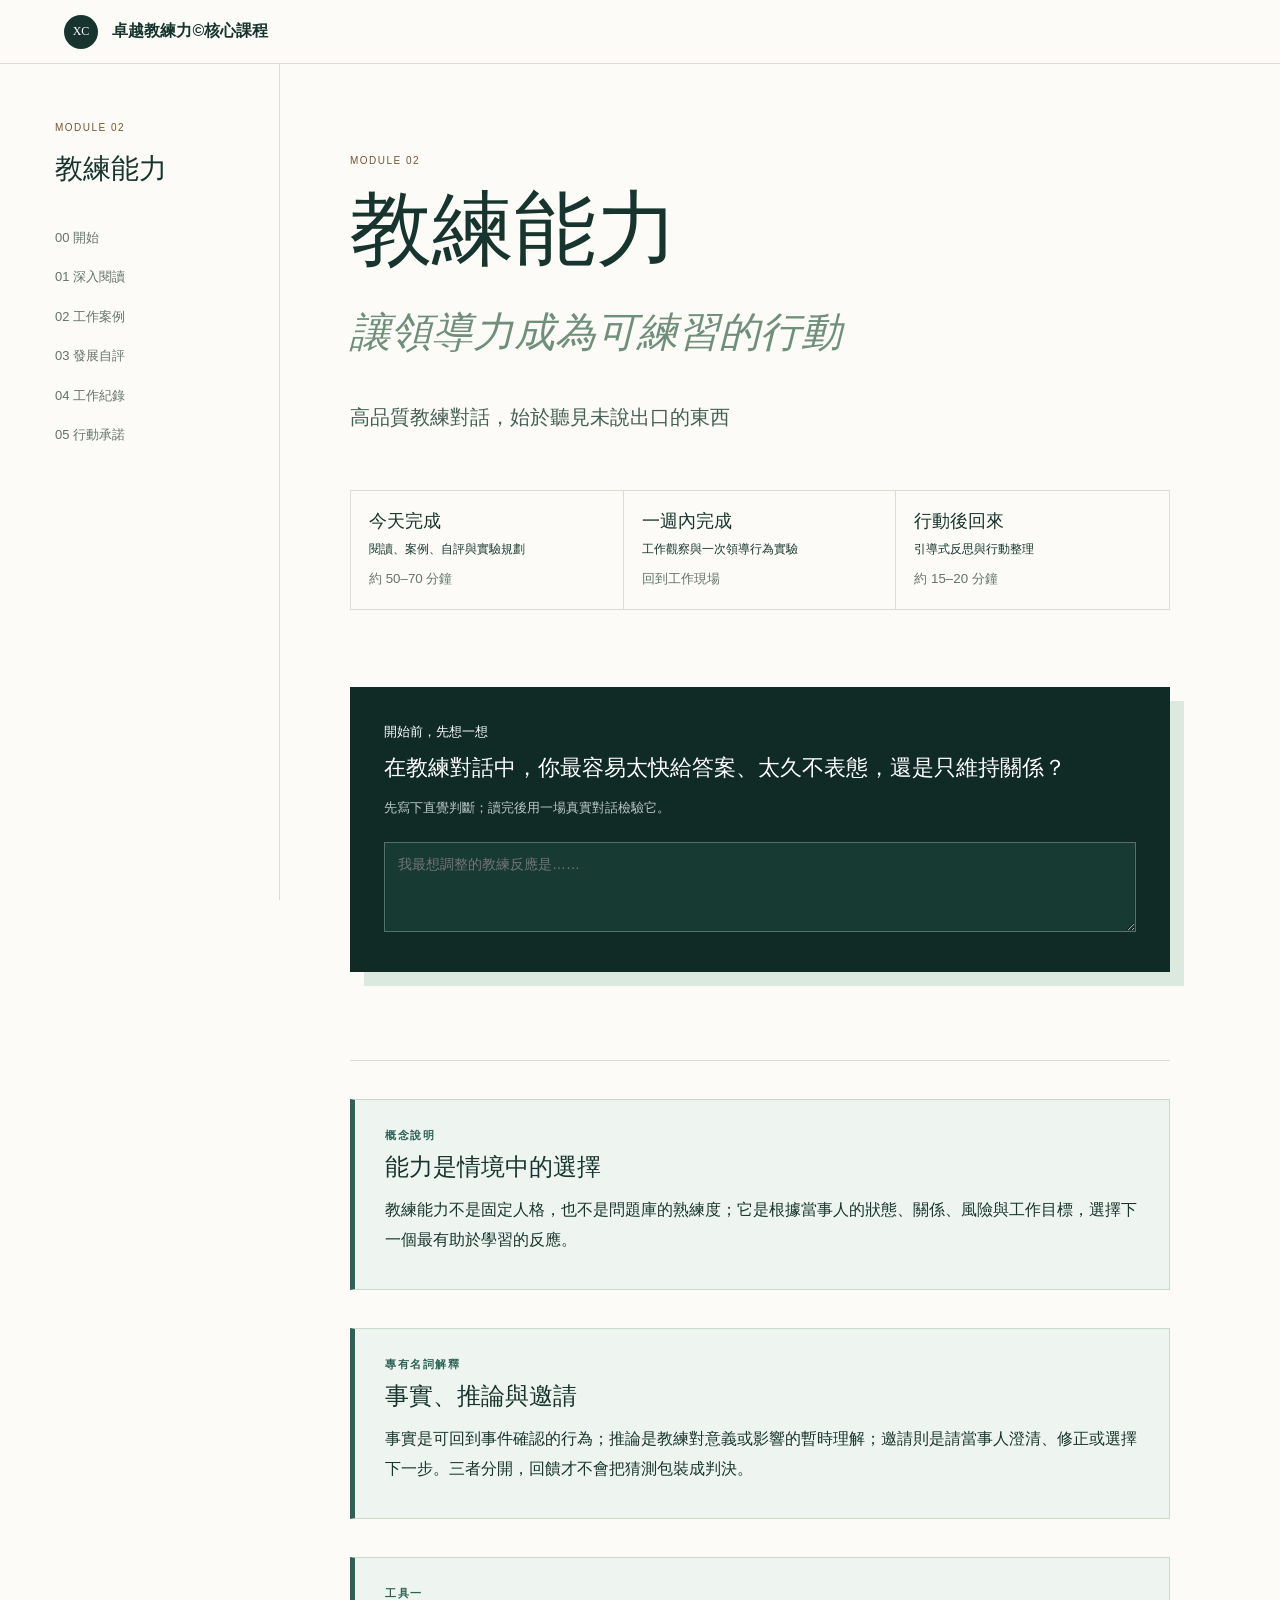
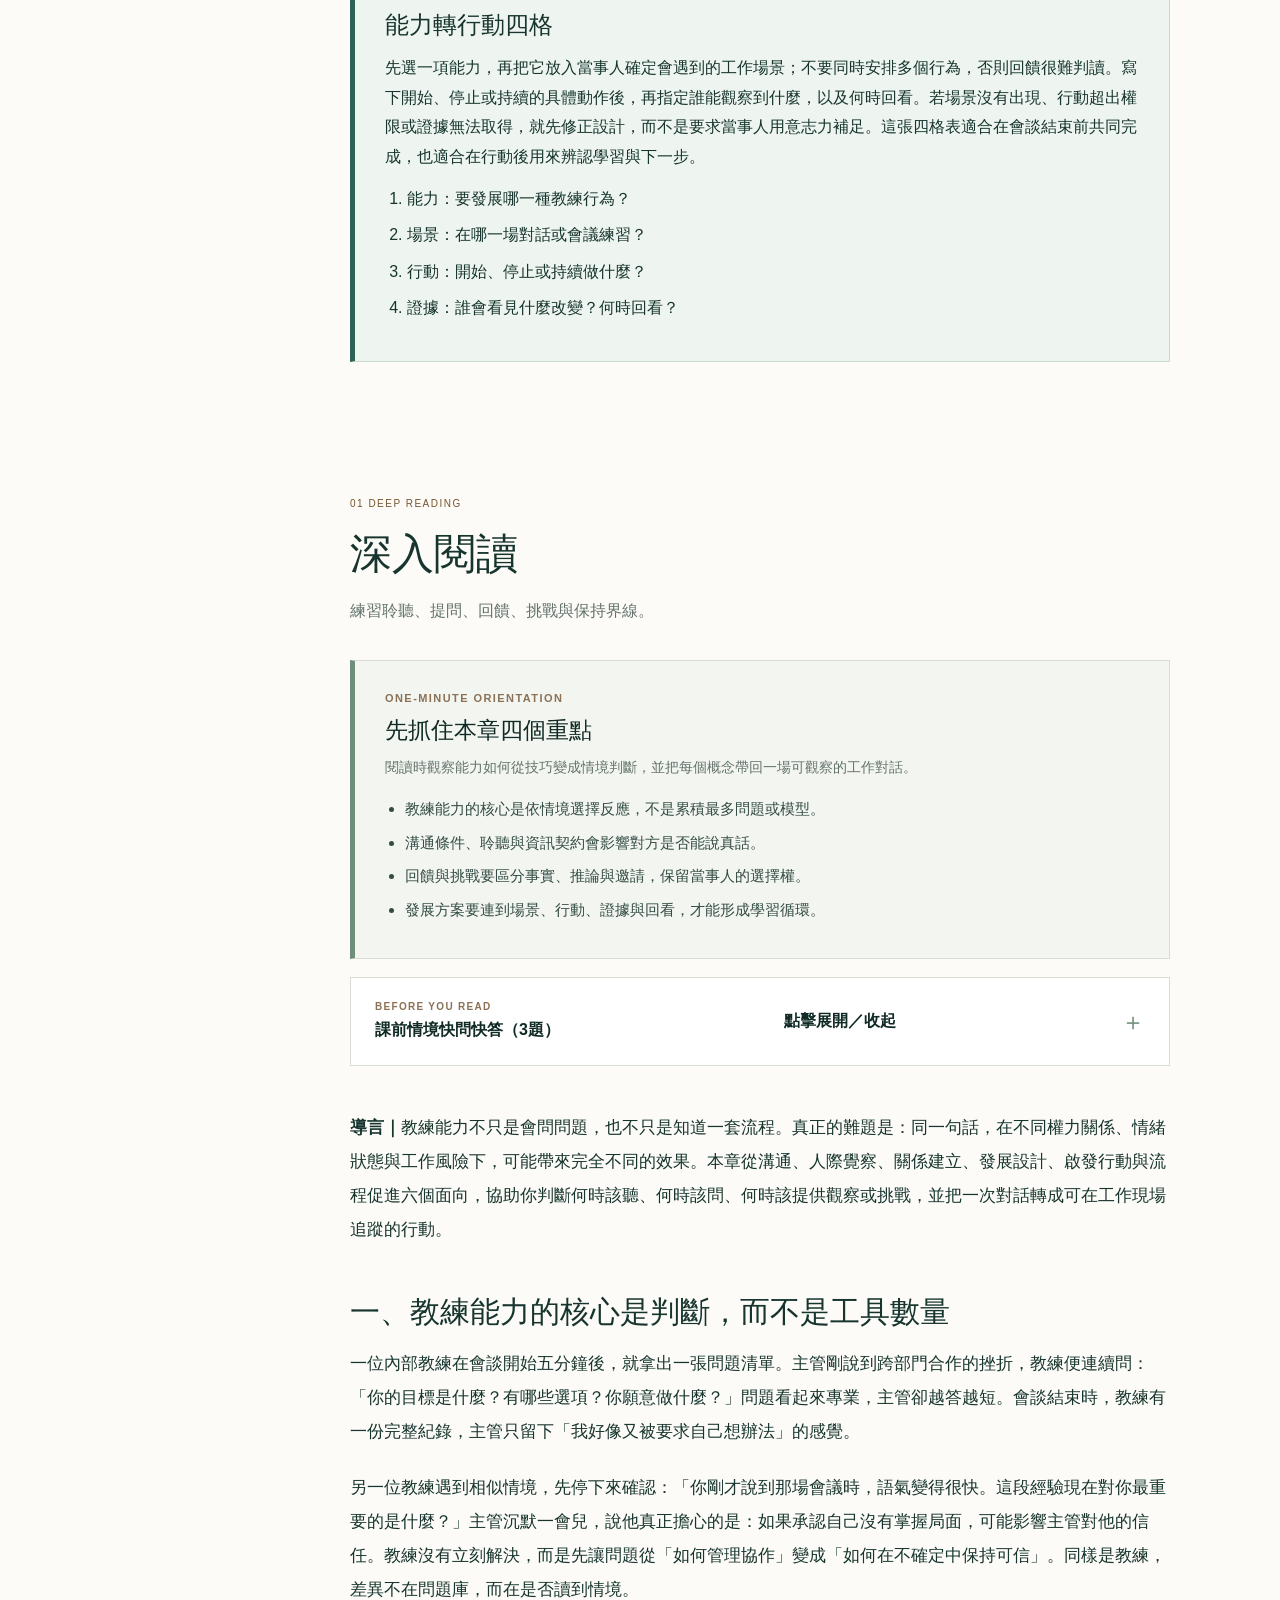
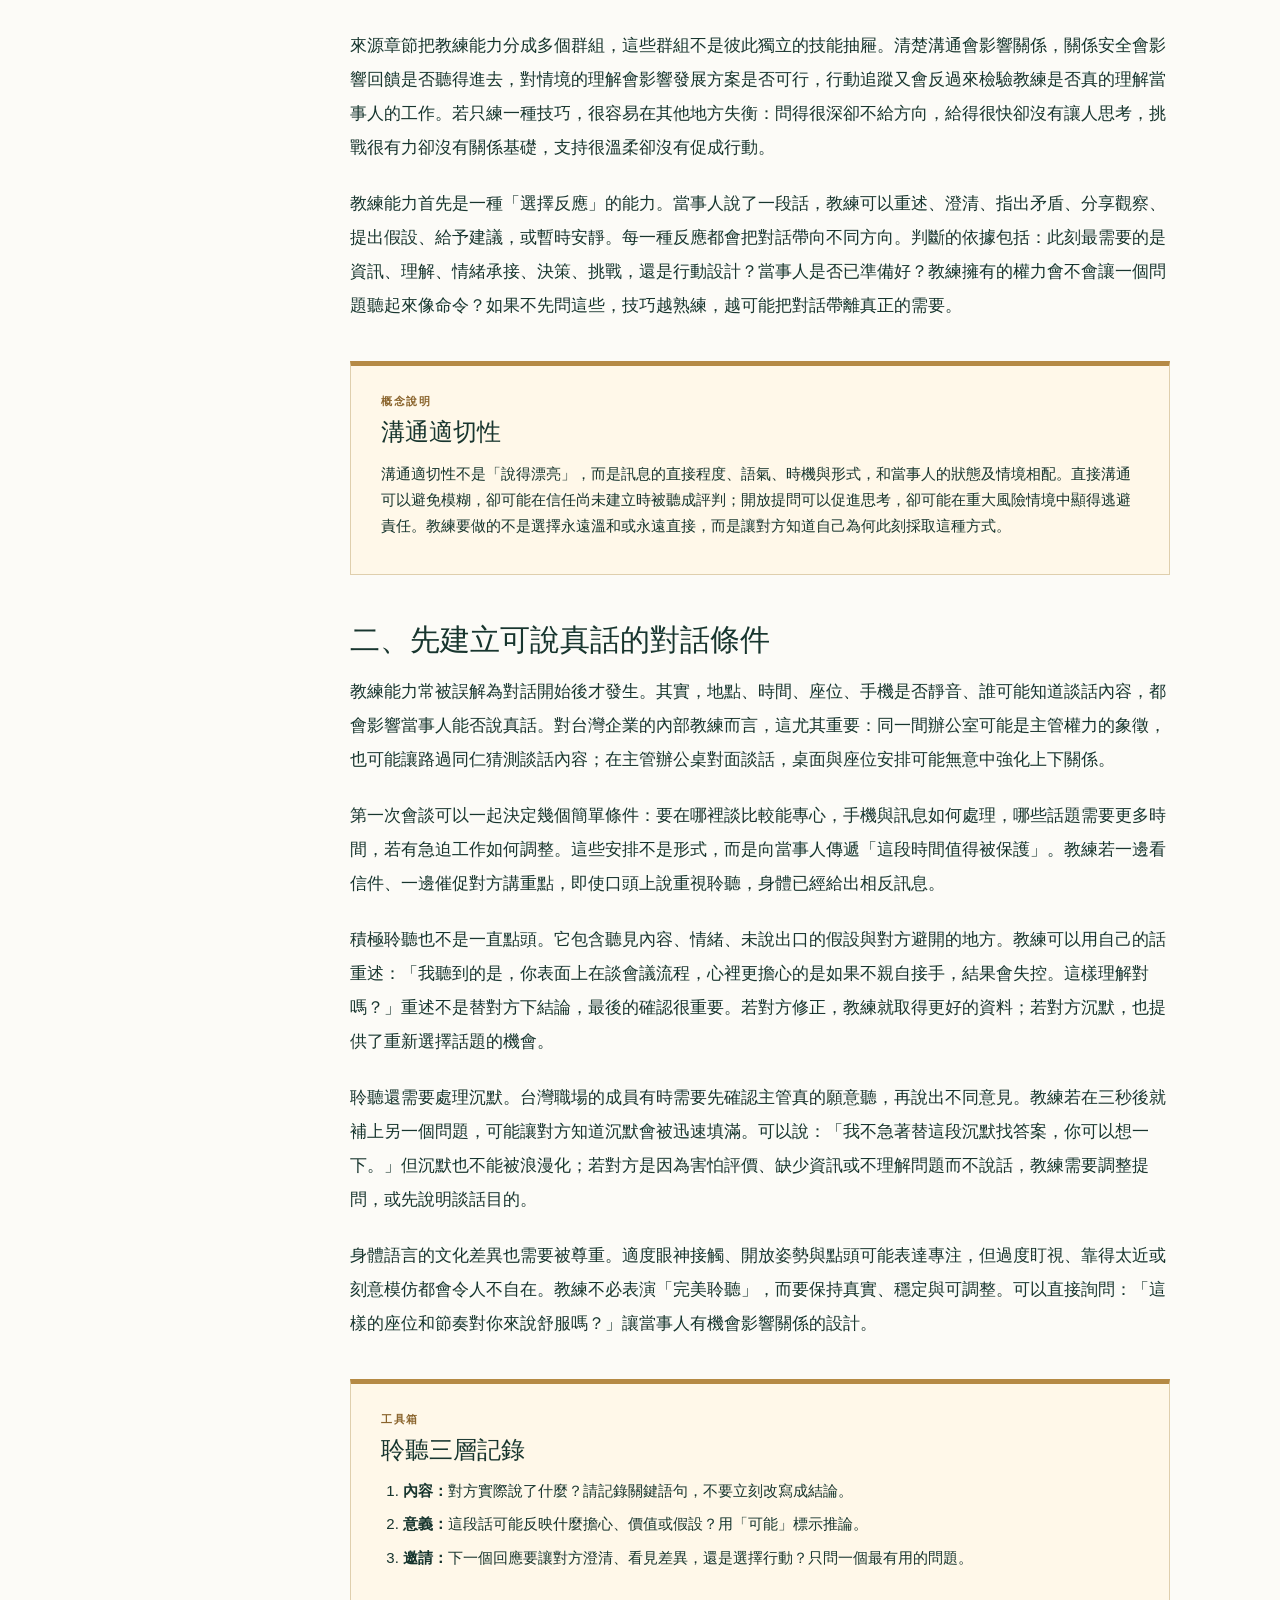
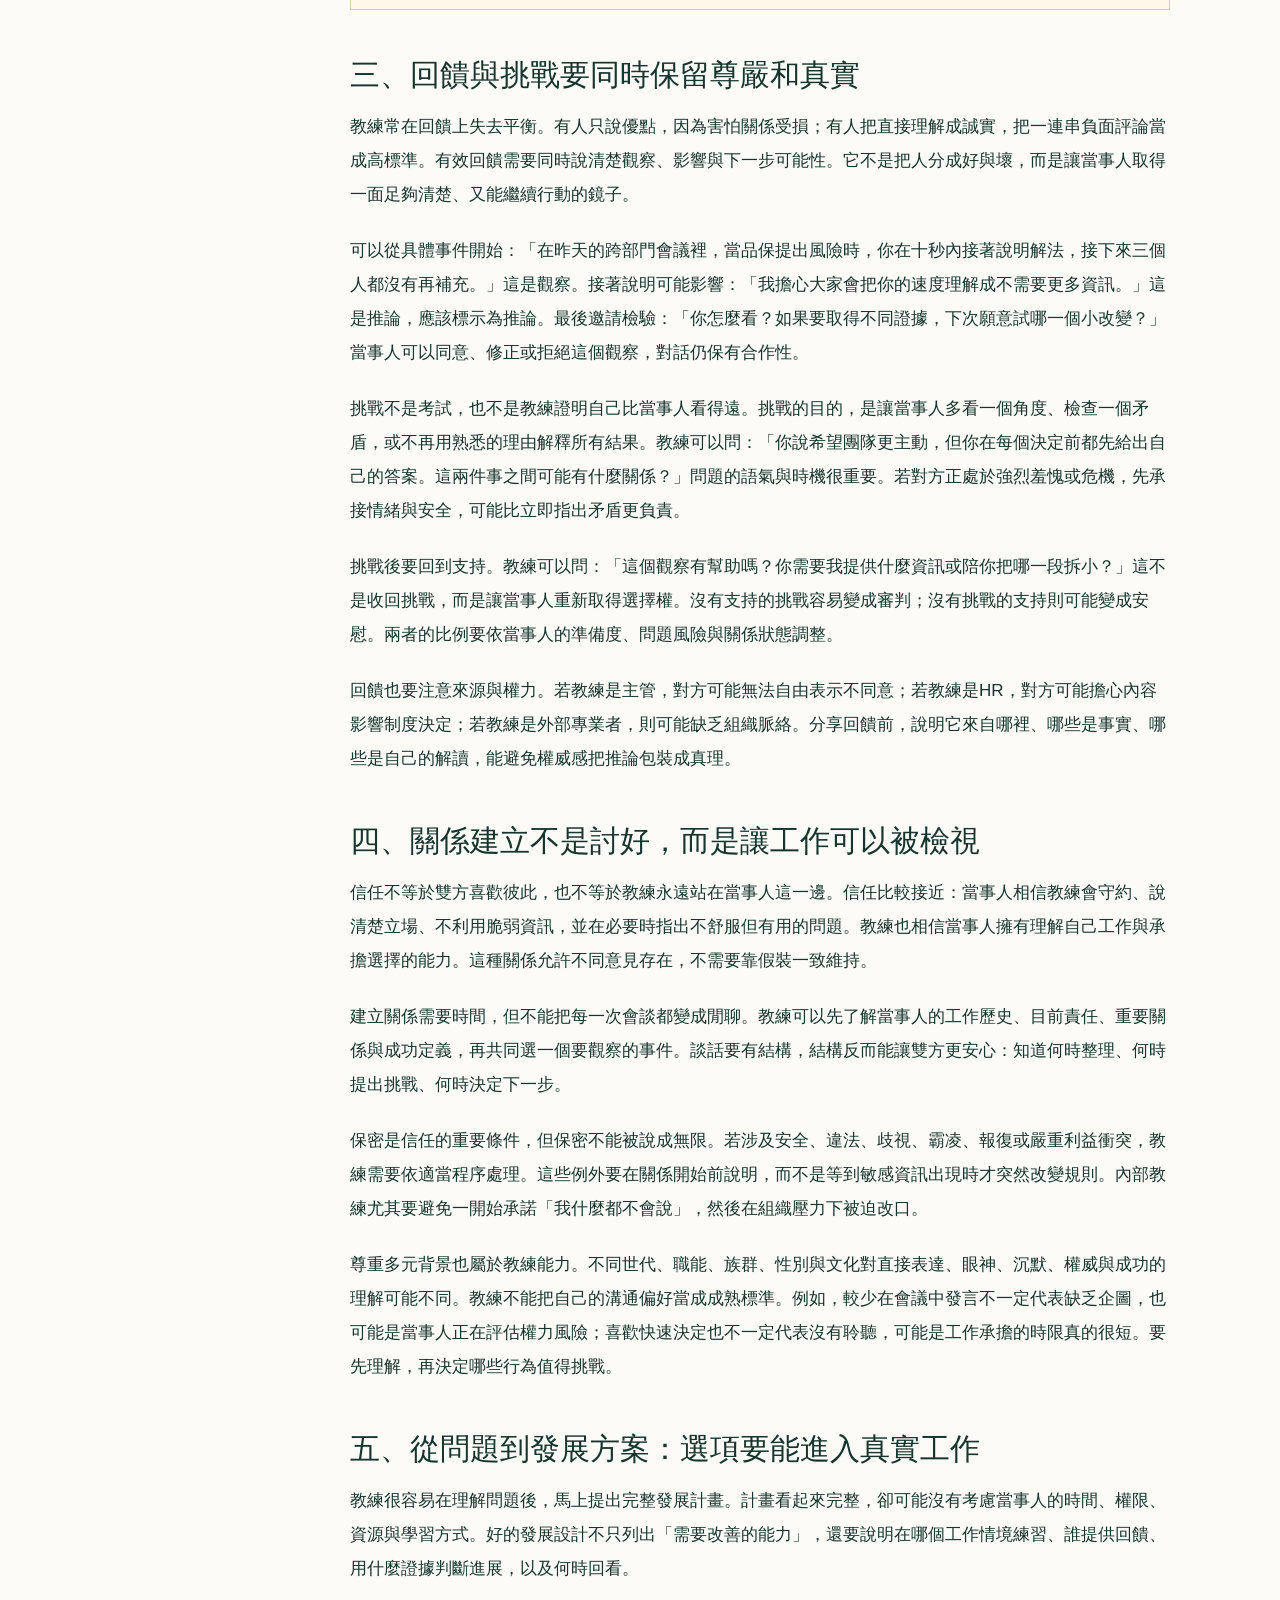
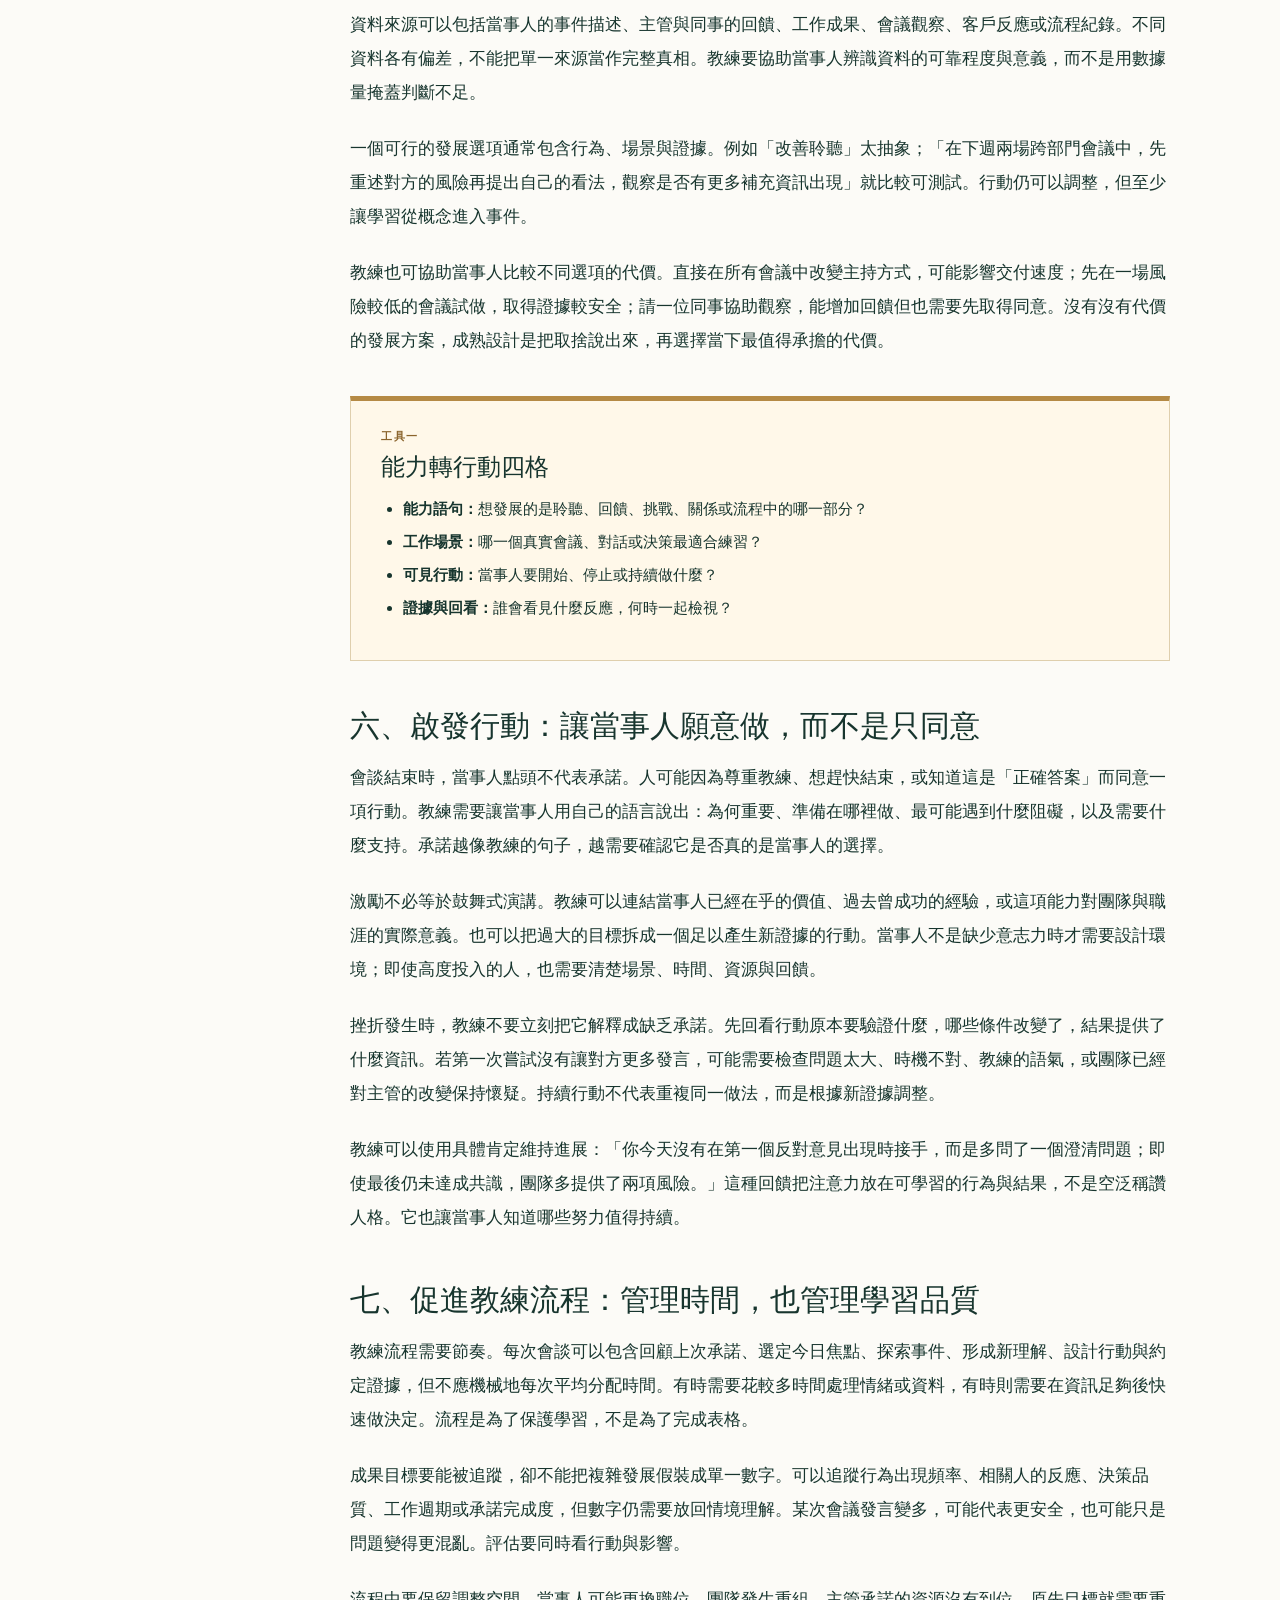
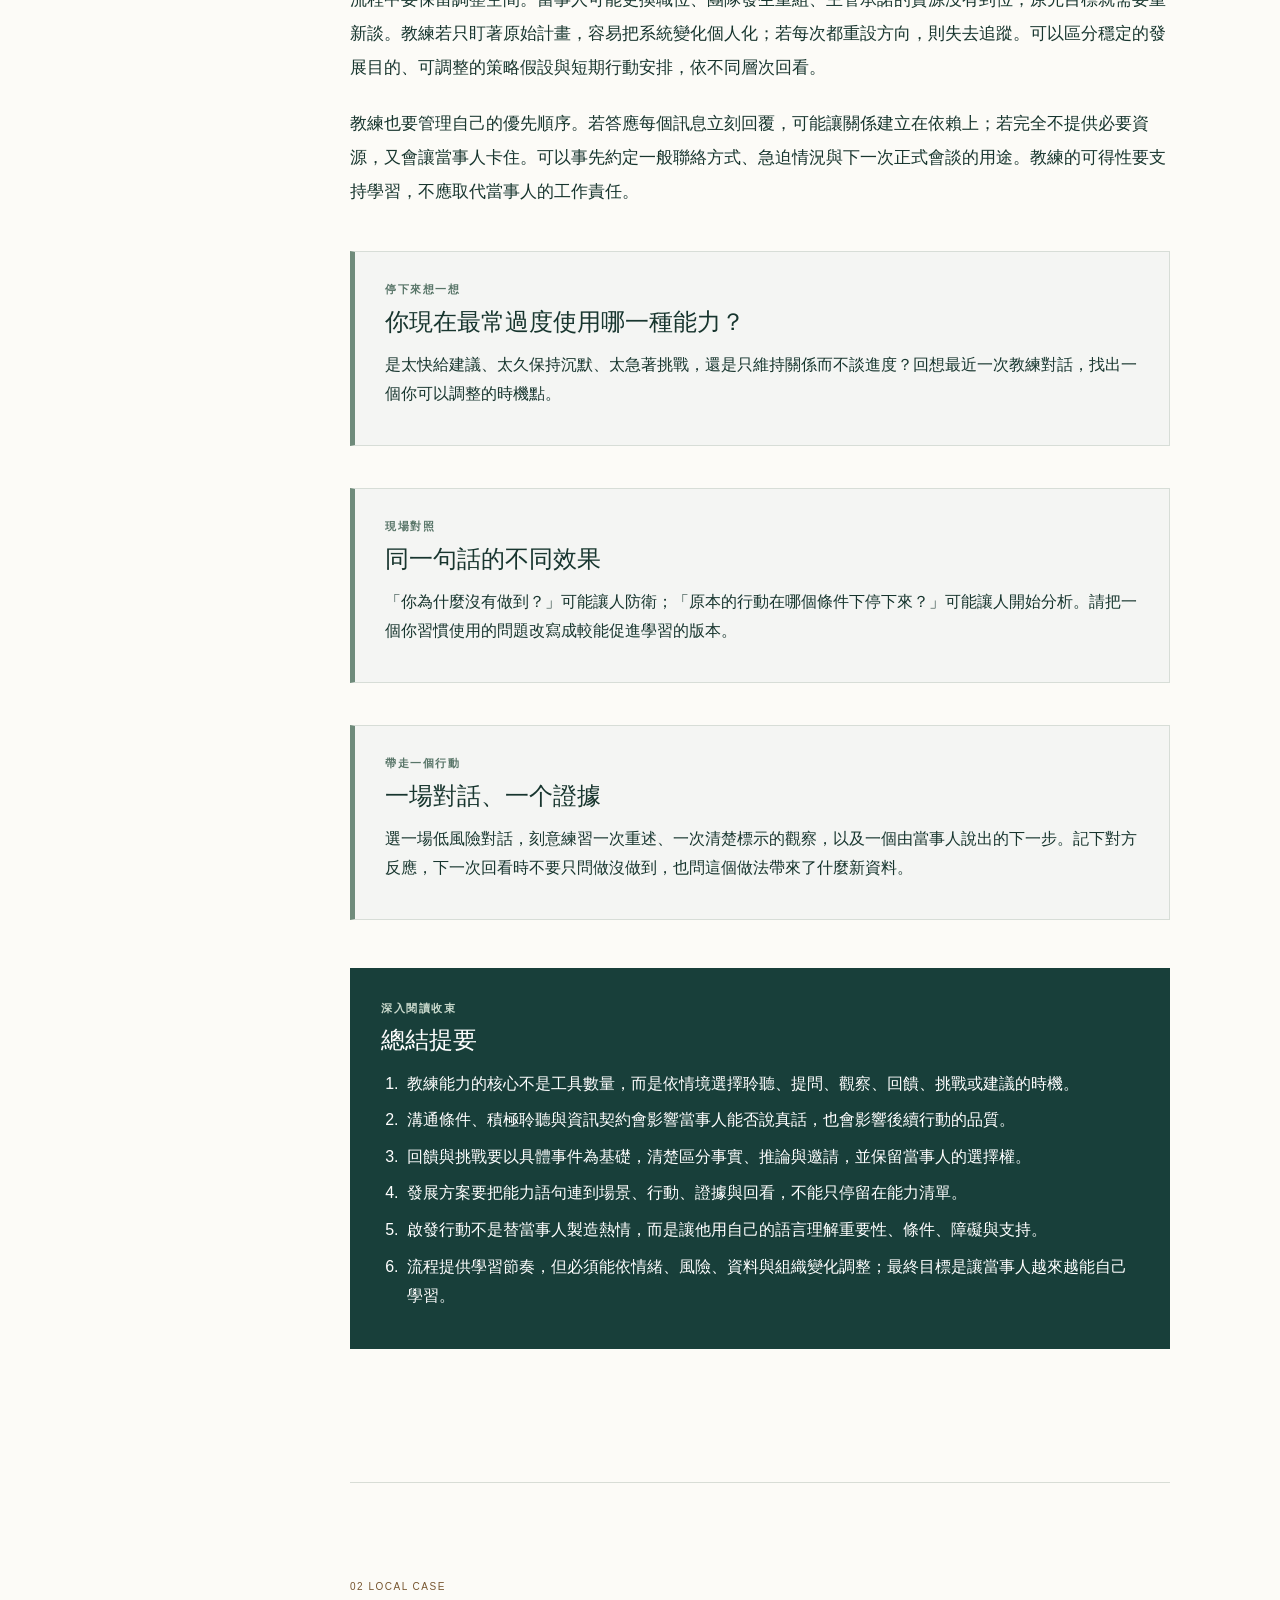
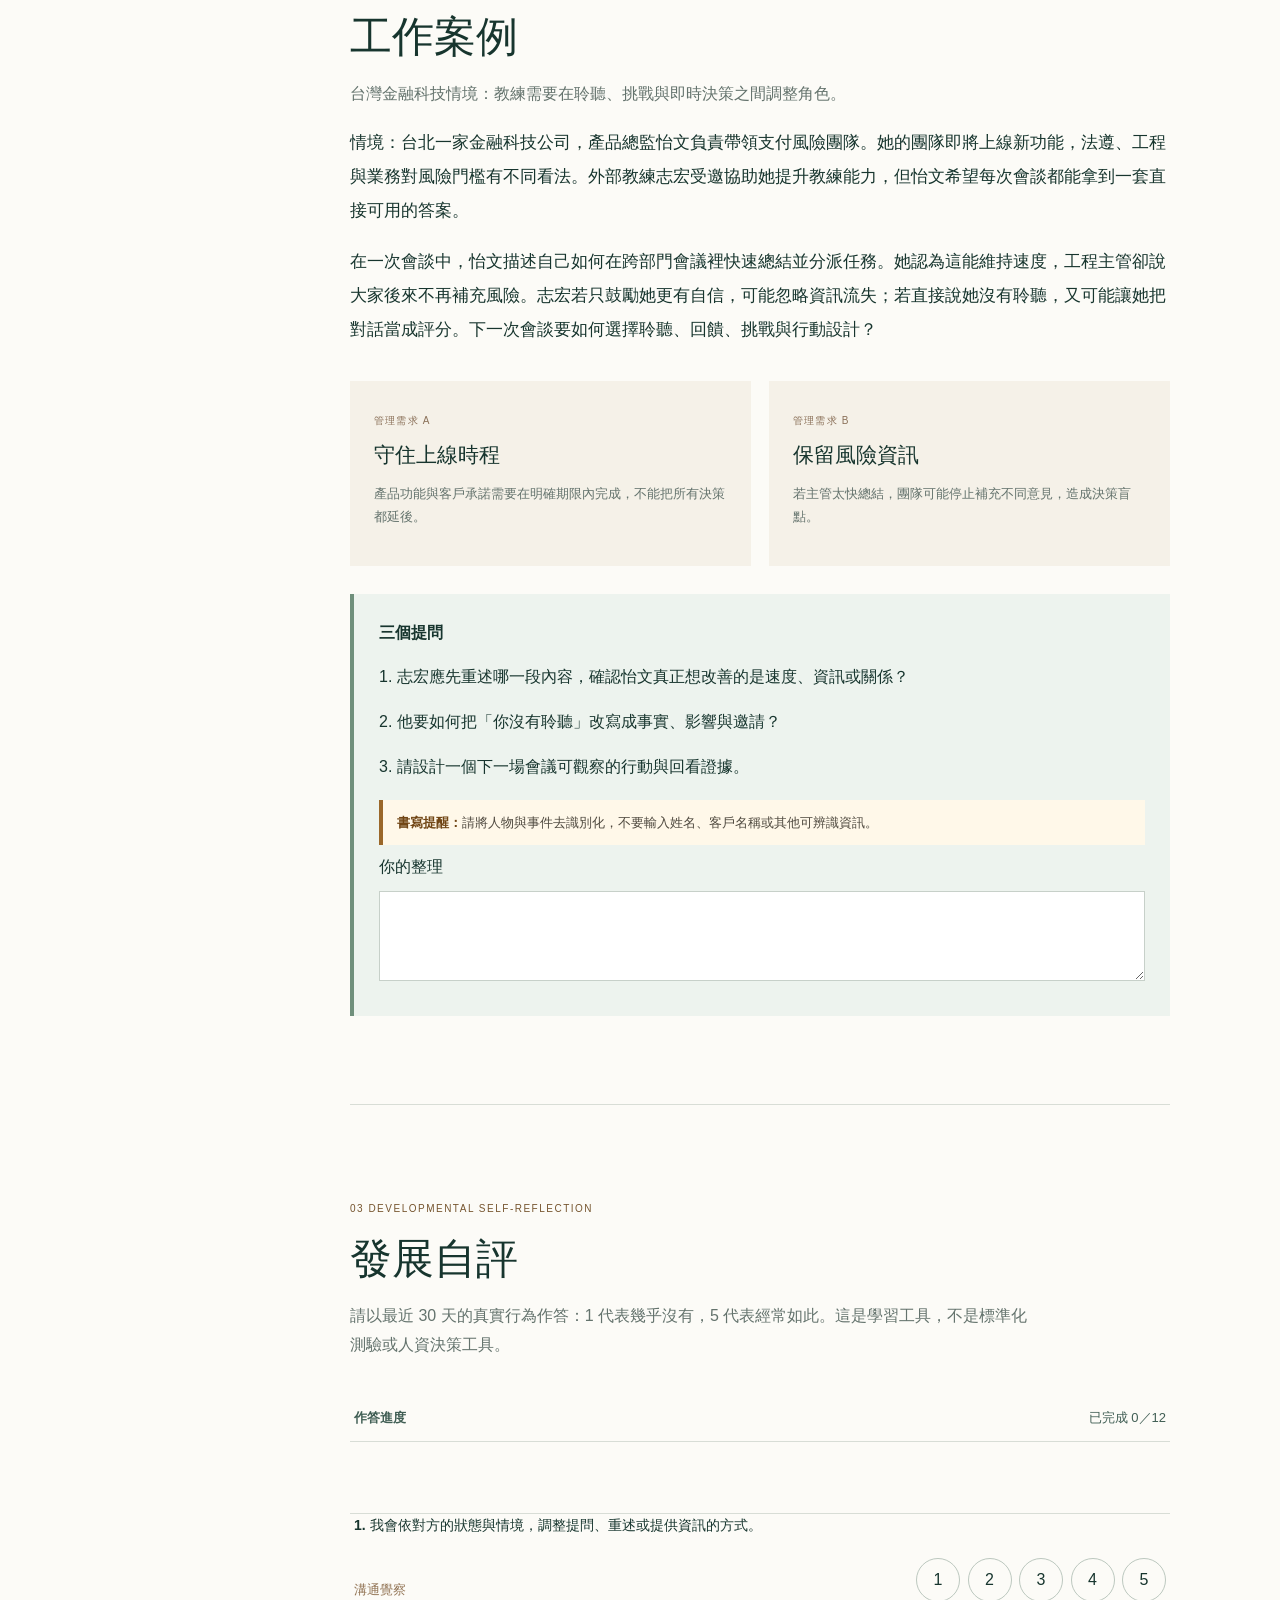
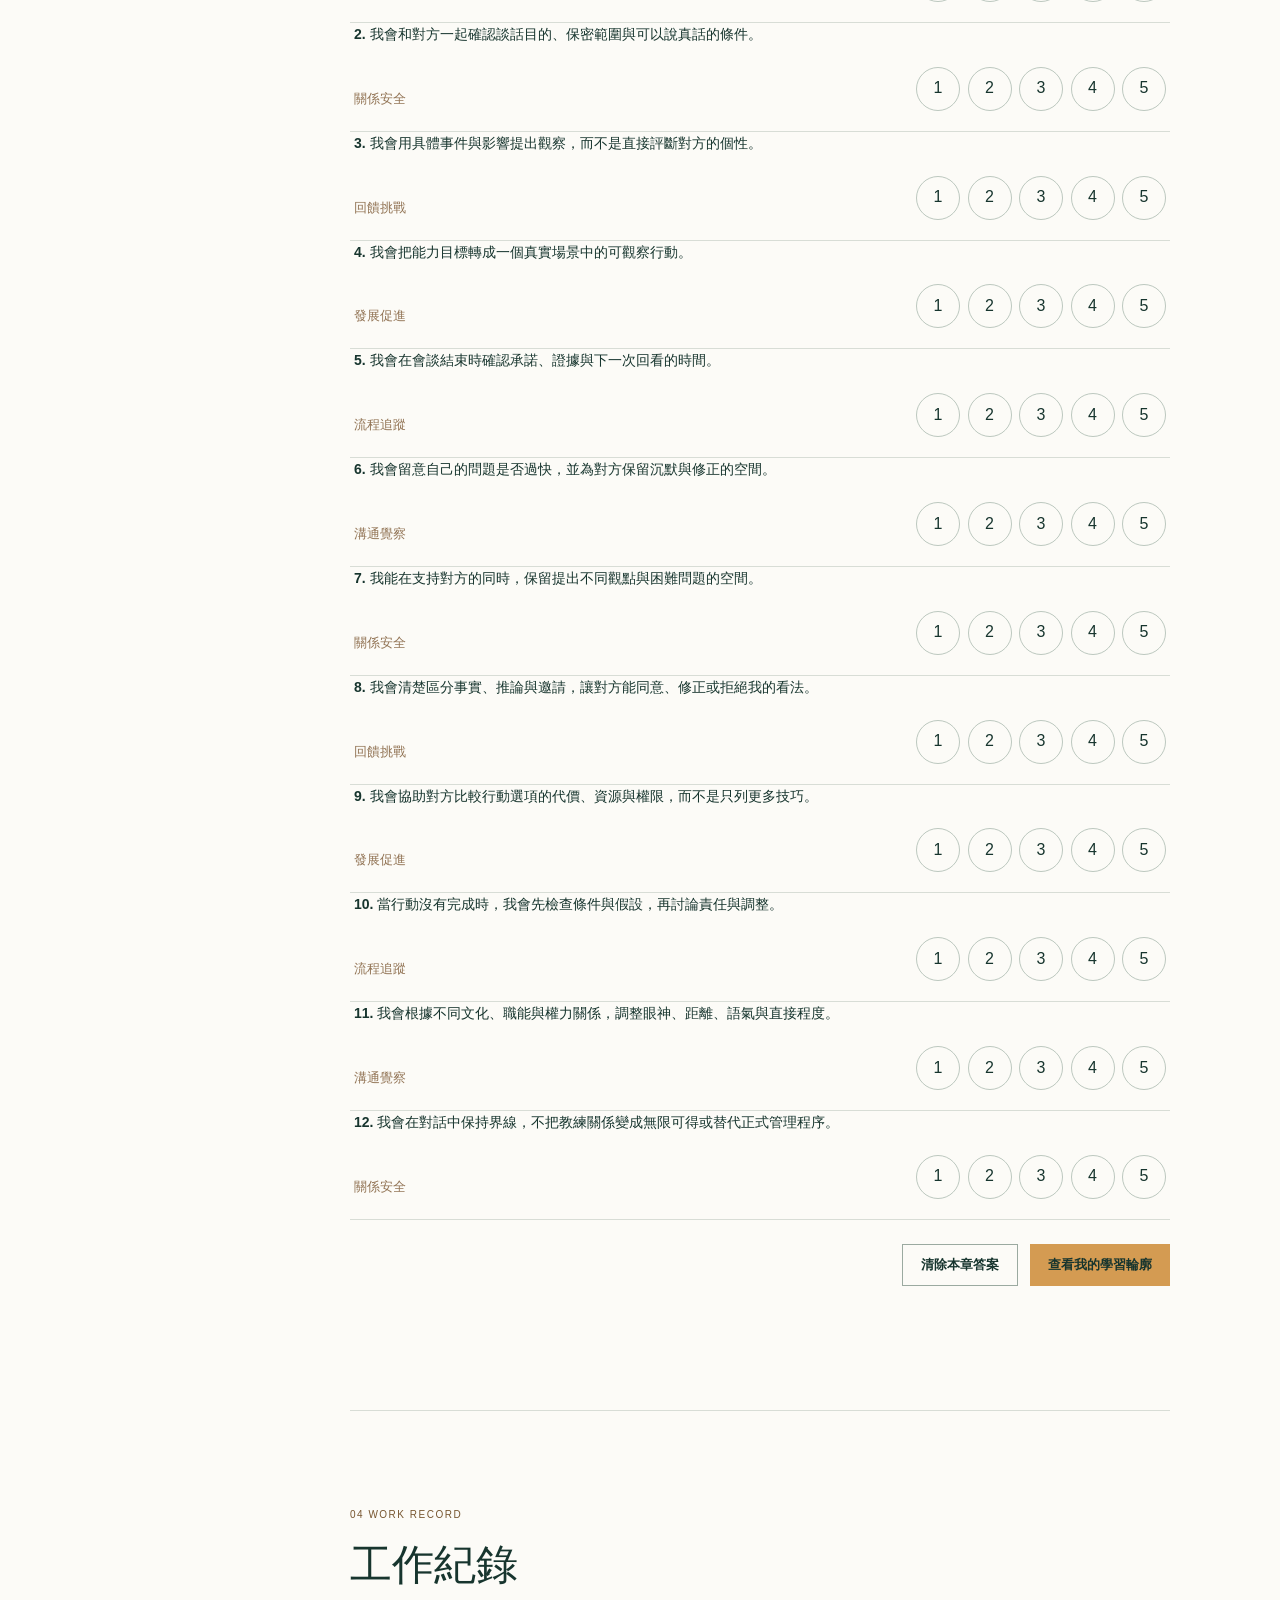
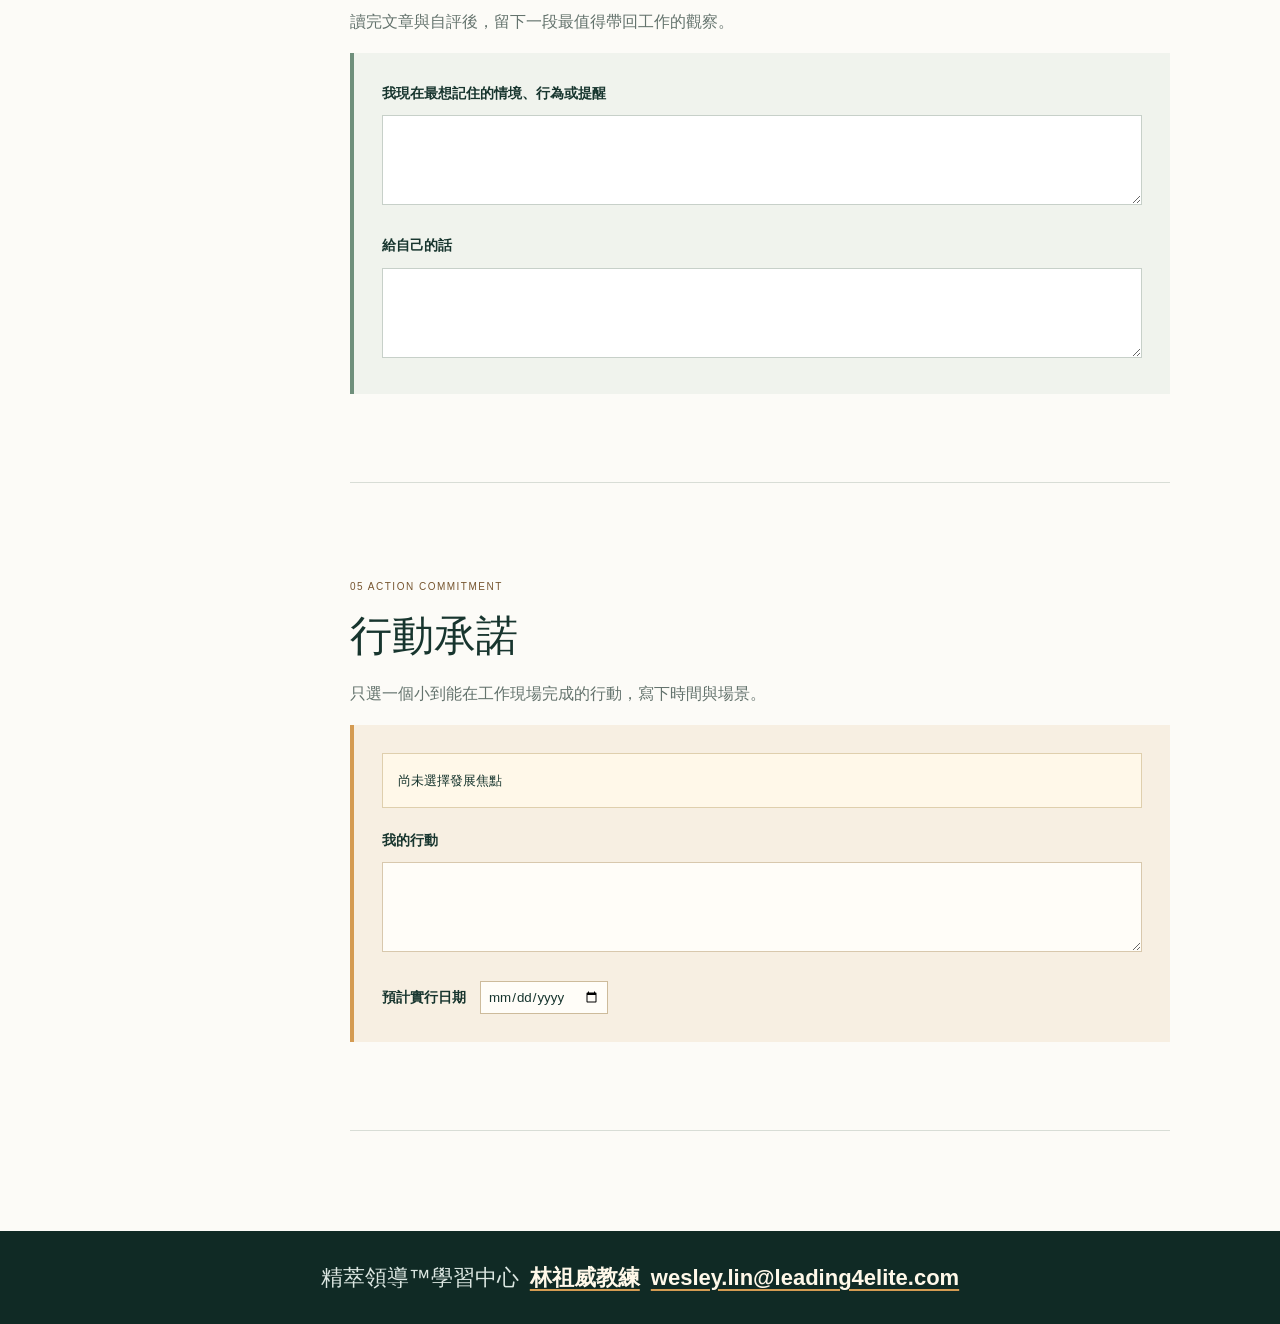
<file: LPI_Coach_Chapter08.html>
<!doctype html>
<html lang="zh-Hant">
<head>
<meta charset="utf-8">
<meta name="viewport" content="width=device-width,initial-scale=1">
<title>教練能力｜卓越教練力©核心課程</title>
<style>
:root{--ink:#17352e;--deep:#102a25;--sage:#6f8f7b;--cream:#f5f1e8;--paper:#fcfbf7;--gold:#d49b52;--line:#d8ddd6;--muted:#64736d}*{box-sizing:border-box}html{scroll-behavior:smooth}body{margin:0;background:var(--paper);color:var(--ink);font-family:"Noto Sans TC",Arial,sans-serif;line-height:1.8}.top{position:sticky;top:0;z-index:5;height:64px;padding:0 5%;background:#fcfbf7ee;backdrop-filter:blur(10px);border-bottom:1px solid var(--line);display:flex;align-items:center;justify-content:space-between}.brand{font-weight:700}.brand i{display:inline-grid;place-items:center;width:34px;height:34px;margin-right:10px;border-radius:50%;background:var(--ink);color:white;font:12px Georgia}.save{font-size:12px;color:var(--sage);opacity:0}.save.show{opacity:1}.layout{display:grid;grid-template-columns:250px minmax(0,820px);gap:70px;max-width:1220px;margin:auto}.side{position:sticky;top:64px;height:calc(100vh - 64px);padding:48px 25px;border-right:1px solid var(--line)}.side small,.kicker{font-size:10px;letter-spacing:.15em;color:#8b7155}.side h2{font:28px/1.4 Georgia;margin:8px 0 30px}.side a{display:block;padding:8px 0;text-decoration:none;color:var(--muted);font-size:13px}.side a:hover{color:var(--ink)}main{padding-bottom:100px}section{padding:88px 0;border-bottom:1px solid var(--line)}.hero{min-height:85vh;display:flex;flex-direction:column;justify-content:center}.hero h1{font:500 clamp(52px,7vw,82px)/1.08 Georgia;margin:16px 0}.hero h1 em{color:var(--sage);font-weight:400}.lead{font:20px/1.8 Georgia;color:#456057;max-width:680px}.dark{margin-top:42px;padding:30px 34px;background:var(--deep);color:white;box-shadow:14px 14px #dce9df}.dark h3{font:22px Georgia;margin:8px 0}.dark p{font-size:13px;color:#bdc9c4}.head h2{font:42px/1.3 Georgia;margin:10px 0}.head>p{color:var(--muted);max-width:680px}.intro{font:18px/2 Georgia;margin:40px 0}.intro strong{background:linear-gradient(transparent 55%,#f1d9ad 55%);font-weight:500}.lens{display:grid;grid-template-columns:56px 1fr;padding:32px 0;border-top:1px solid var(--line)}.lens>i{font:18px Georgia;color:var(--gold)}.lens h3{font:30px Georgia;margin:2px 0}.lens small{color:#8a7058}.lens p{font:16px/1.9 Georgia;margin:8px 0}.note{padding:12px 16px;background:#f0f3ed;color:var(--muted);font-size:12px}.note b{color:#8a7058;margin-right:10px}.management{margin:45px 0;padding:32px 38px;background:var(--deep);color:#c5d1cc}.management h3{font:26px Georgia;color:white}.quote{padding:35px;background:var(--cream);text-align:center;font:24px/1.7 Georgia}.chips span{display:inline-block;padding:4px 11px;margin-right:6px;border:1px solid #b9c4bb;border-radius:99px;font-size:11px}.story{font:17px/2 Georgia}.story mark{background:linear-gradient(transparent 55%,#f1d9ad 55%);color:inherit}.question{padding:25px;margin-top:28px;background:#edf3ee;border-left:4px solid var(--sage)}textarea{width:100%;min-height:90px;padding:13px;margin-top:9px;border:1px solid #c7d0c9;background:white;color:var(--ink);font:14px Arial;resize:vertical}.dark textarea{background:#173a32;color:white;border-color:#557067}.assess{border-top:1px solid var(--line);margin-top:35px}.q{display:grid;grid-template-columns:1fr 250px;gap:20px;align-items:center;padding:20px 4px;border-bottom:1px solid var(--line)}.q p{margin:0;font-size:14px}.q small{color:#927455}.rating{display:flex;justify-content:space-between}.rating label{cursor:pointer}.rating input{position:absolute;opacity:0}.rating span{display:grid;place-items:center;width:38px;height:38px;border:1px solid #bcc8bf;border-radius:50%}.rating input:checked+span{background:var(--ink);color:white}.result{display:none;margin-top:40px;padding:30px;background:#edf3ee}.result.show{display:block}.result-top{display:grid;grid-template-columns:1fr 350px;align-items:center}.result h3{font:28px Georgia}canvas{width:350px;max-width:100%;height:auto}.interpret{display:grid;grid-template-columns:1fr 1fr;gap:16px;border-top:1px solid #cbd8cf;padding-top:20px}.interpret>div{padding:20px;background:white}.interpret h4{font:21px Georgia;margin:5px 0}.interpret p{font-size:13px;color:var(--muted)}.bars{grid-column:1/-1!important;background:transparent!important}.bar{display:grid;grid-template-columns:45px 1fr 30px;align-items:center;gap:10px;margin:8px 0}.bar i{height:6px;background:#d4ded6}.bar em{display:block;height:100%;background:var(--gold)}.work{display:grid;grid-template-columns:1fr 1fr;gap:20px}.work label,.reflect label{font-size:13px;font-weight:700}.experiment{background:#f7efe2;color:var(--ink);margin:0;padding:42px 0;border-top:5px solid var(--gold)}.experiment ol{display:grid;grid-template-columns:repeat(3,1fr);gap:20px;padding:0;list-style:none}.experiment li b{display:block;color:#e4be87;font:20px Georgia}.experiment li span{font-size:12px;color:#b8c7c0}.reflect label{display:grid;grid-template-columns:40px 1fr;padding:20px 0;border-top:1px solid var(--line)}.reflect label>b{color:var(--gold);font:18px Georgia}.button{padding:12px 18px;background:var(--gold);border:0;color:var(--ink);font-weight:700;cursor:pointer}.final{padding:32px;background:var(--cream);text-align:center}.final h3{font:24px Georgia}footer{padding:35px 5%;background:var(--deep);color:white}@media(max-width:800px){.layout{display:block}.side{position:relative;top:0;height:auto;border:0;padding:25px}.side a{display:inline-block;margin-right:15px}main{padding:0 20px}.q,.result-top{grid-template-columns:1fr}.interpret,.work{grid-template-columns:1fr}.bars{grid-column:1!important}.experiment{margin:0 -20px;padding:50px 20px}.experiment ol{grid-template-columns:1fr}.hero{min-height:auto}.head h2{font-size:34px}}
.reading-essay{font:17px/2 Georgia,"Noto Serif TC",serif;margin:45px 0}.reading-essay h3,.intro h3{font:30px/1.4 Georgia,"Noto Serif TC",serif;margin:44px 0 14px}.reading-essay p{margin:0 0 22px}.reading-essay h3:first-child{margin-top:0}
.assessment-progress{display:flex;justify-content:space-between;gap:20px;margin-top:34px;padding:12px 4px;border-bottom:1px solid var(--line);color:#405e54;font-size:13px}.assessment-actions{display:flex;justify-content:flex-end;gap:12px;margin-top:24px}.clear-button{padding:11px 18px;border:1px solid #9baaa0;background:transparent;color:var(--ink);font-weight:700;cursor:pointer}.clear-button:hover{background:#f0f3ef}.assessment-message{min-height:26px;margin:10px 0 0;text-align:right;color:#8f3028;font-size:13px;font-weight:700}.assessment-message-top{text-align:left;margin:10px 0 0}.q{margin:0;min-width:0;border:0;border-bottom:1px solid var(--line)}.q legend{grid-column:1;grid-row:1;padding:0;font-size:14px;line-height:1.7}.q>small{grid-column:1;grid-row:2}.q>.rating{grid-column:2;grid-row:1/3}.q.missing{background:#fff2ee;box-shadow:inset 3px 0 #b85d4f}.q:focus-visible{outline:3px solid #8a5a20;outline-offset:4px}.rating span{min-width:44px;min-height:44px}.rating input:focus-visible+span{outline:3px solid #8a5a20;outline-offset:3px}.privacy-nudge{margin:18px 0 8px;padding:12px 14px;background:#fff8e9;border-left:4px solid #9a6729;color:#4f493f;font-size:13px;line-height:1.65}.privacy-nudge b{color:#704514}.side small,.kicker,.reading-brief .brief-label,.quick-scan>summary small,.tool-label{color:#76552f}@media(max-width:800px){.q legend,.q>small,.q>.rating{grid-column:1;grid-row:auto}.rating{gap:8px}.rating label{flex:1}.rating span{width:100%}}
.journey-plan{display:grid;grid-template-columns:repeat(3,1fr);margin:35px 0;border:1px solid var(--line)}.journey-plan>div{padding:18px;border-right:1px solid var(--line)}.journey-plan>div:last-child{border:0}.journey-plan b,.journey-plan span,.journey-plan small{display:block}.journey-plan b{font:18px Georgia}.journey-plan span{font-size:12px;margin:6px 0}.journey-plan small{color:var(--muted)}.deep-reading blockquote{margin:34px 0;padding:20px 24px;background:#edf3ee;border-left:4px solid var(--sage);font:16px/1.8 Georgia;color:#355249}.deep-reading h2{font:32px/1.4 Georgia;margin:55px 0 15px}.focus-picker{margin-top:26px;padding:24px;background:#fff}.focus-picker h4{font:21px Georgia;margin:0 0 5px}.focus-options{display:flex;flex-wrap:wrap;gap:8px;margin-top:14px}.focus-options button{padding:8px 13px;border:1px solid #9fb0a5;background:#fff;color:var(--ink);cursor:pointer}.focus-options button.selected{background:var(--ink);color:#fff}.experiment-focus{margin-top:20px;padding:15px;border:1px solid #cdbb9b;color:var(--ink);font-size:13px}.return-later{max-width:820px;margin:0 auto;padding:45px;background:var(--cream);text-align:center}.return-later h3{font:27px Georgia;margin:8px}.return-later p{color:var(--muted)}.return-later label{font-size:13px}.return-later input{margin-left:10px;padding:7px;border:1px solid #b9c3bb;background:#fff}@media(max-width:800px){.journey-plan{grid-template-columns:1fr}.journey-plan>div{border-right:0;border-bottom:1px solid var(--line)}}
.case-contrast{display:grid;grid-template-columns:1fr 1fr;gap:18px;margin-top:34px}.case-contrast>div{padding:24px;background:var(--cream)}.case-contrast span{font-size:10px;letter-spacing:.12em;color:#8a7058}.case-contrast h3{font:21px Georgia;margin:7px 0}.case-contrast p{font-size:13px;color:var(--muted)}@media(max-width:700px){.case-contrast{grid-template-columns:1fr}}
.assessment-evidence{margin-top:24px;padding-top:22px;border-top:1px solid var(--line)}.assessment-evidence label{display:block;margin-top:14px;font-size:13px;font-weight:700}.chapter-prompt{padding:24px!important;margin-bottom:24px;background:#edf3ee;border:0!important}.chapter-prompt>b{color:var(--sage)!important}
.team-map{margin-top:40px;padding:28px;background:var(--cream)}.team-map h3{font:26px Georgia;margin:0}.team-map>p{color:var(--muted);font-size:13px}
.review-link{display:inline-block;margin-left:8px;text-decoration:none;background:var(--ink);color:#fff}
.reading-tool{margin:38px 0;padding:26px 30px;background:#fff8e9;border:1px solid #dfcfad;border-top:5px solid #b58a45;font:15px/1.75 Arial,"Noto Sans TC",sans-serif;color:var(--ink)}.reading-tool .tool-label,.reading-callout .tool-label,.reading-summary .tool-label{display:block;margin-bottom:5px;color:#8a642c;font-size:11px;font-weight:800;letter-spacing:.14em}.reading-tool h3,.reading-callout h3,.reading-summary h3{margin:0 0 12px!important;font:24px/1.35 Georgia,"Noto Serif TC",serif!important}.reading-tool p,.reading-callout p{margin:8px 0!important}.reading-tool ol,.reading-tool ul,.reading-callout ol,.reading-callout ul,.reading-summary ol{margin:12px 0 12px 22px;padding:0}.reading-tool li,.reading-callout li,.reading-summary li{margin:7px 0}.reading-tool .tool-limit{margin-top:14px!important;padding-top:12px;border-top:1px solid #dfcfad;color:#6e604d;font-size:13px}.reading-callout{margin:38px 0;padding:26px 30px;background:#eef5f0;border:1px solid #c9d9cc;border-left:5px solid #2f6257;font:16px/1.85 "Noto Sans TC",system-ui,sans-serif;color:var(--ink)}.reading-callout .tool-label{color:#2f6257}.reading-summary{margin:48px 0 12px;padding:30px;background:#183f3a;color:#fff;border:1px solid #183f3a;font:16px/1.85 "Noto Sans TC",system-ui,sans-serif}.reading-summary .tool-label{color:#c9d9cc}.reading-summary h3{color:#fff}.reading-summary ol{margin-bottom:0}.reading-summary li{padding-left:4px}
.reading-brief{margin:34px 0 18px;padding:28px 30px;background:#f3f5f0;border:1px solid #d8ddd6;border-left:5px solid var(--sage)}.reading-brief .brief-label{display:block;margin-bottom:6px;color:#8b7155;font-size:11px;font-weight:700;letter-spacing:.13em}.reading-brief h3{margin:0 0 8px;font:500 23px/1.4 Georgia,"Noto Serif TC",serif;color:var(--deep)}.reading-brief>p{margin:0 0 16px;color:var(--muted);font-size:14px}.reading-brief ul{margin:0;padding-left:1.25em}.reading-brief li{margin:8px 0;color:#334c45;font-size:15px;line-height:1.7}.quick-scan{margin:18px 0 42px;border:1px solid #d8ddd6;background:#fff}.quick-scan>summary{display:flex;align-items:center;justify-content:space-between;gap:20px;padding:20px 24px;cursor:pointer;color:var(--deep);font-weight:700;list-style:none}.quick-scan>summary::-webkit-details-marker{display:none}.quick-scan>summary::after{content:"＋";font-size:24px;font-weight:400;color:var(--sage)}.quick-scan[open]>summary::after{content:"−"}.quick-scan>summary small{display:block;color:#8b7155;font-size:10px;letter-spacing:.13em}.quick-scan-body{padding:0 24px 26px;border-top:1px solid var(--line)}.quick-scan-intro{margin:18px 0;color:var(--muted);font-size:14px}.quick-scan-question{padding:22px 0;border-top:1px solid var(--line)}.quick-scan-question:first-of-type{border-top:0}.quick-scan-question h4{margin:0 0 12px;font-size:16px;line-height:1.6;color:var(--deep)}.quick-scan-options{display:grid;grid-template-columns:1fr 1fr;gap:10px}.quick-scan-options button{padding:14px 16px;border:1px solid #b9c5bd;background:var(--paper);color:var(--ink);font:14px/1.6 Arial,"Noto Sans TC",sans-serif;text-align:left;cursor:pointer}.quick-scan-options button:hover,.quick-scan-options button:focus-visible{border-color:var(--sage);background:#f1f5f1}.quick-scan-options button.selected{border-color:var(--ink);background:var(--ink);color:#fff}.quick-scan-feedback{margin:12px 0 0;padding:14px 16px;background:#edf3ee;border-left:4px solid var(--sage);color:#355249;font-size:13px;line-height:1.7}@media(max-width:800px){.reading-brief{padding:22px 20px;margin-top:28px}.reading-brief h3{font-size:21px}.quick-scan-options{grid-template-columns:1fr}.quick-scan>summary,.quick-scan-body{padding-left:20px;padding-right:20px}}
.chapter-content,
main p,
main li,
main blockquote,
main label,
main input,
main textarea,
main select {
  font-family: "Noto Sans TC", Arial, sans-serif;
}
.reading-pause{margin:42px 0;padding:28px 30px;background:#f4f5f3;border:1px solid #d7ddd7;border-left:5px solid #6f8b7b;font:16px/1.85 "Noto Sans TC",system-ui,sans-serif;color:var(--ink)}.reading-pause--compare{background:#f5f1e9;border-left-color:#b58a45}.reading-pause--action{background:#edf4f1;border-left-color:#2f6257}.reading-pause .pause-label{display:block;margin-bottom:6px;color:#587568;font-size:11px;font-weight:800;letter-spacing:.14em}.reading-pause--compare .pause-label{color:#8a642c}.reading-pause--action .pause-label{color:#2f6257}.reading-pause h3{margin:0 0 10px!important;font:24px/1.4 Georgia,"Noto Serif TC",serif!important}.reading-pause p{margin:8px 0!important}.reading-pause .pause-prompt{margin-top:18px!important;font-weight:700}.reading-pause .pause-line{height:28px;border-bottom:1px solid #aebbb2}
.action-loop{display:flex;align-items:center;justify-content:center;gap:16px;margin:28px 0;padding:16px;background:#f0f3ed;color:#587568;font-size:14px;font-weight:700}.action-loop b{color:#b58a45;font-size:20px}
.simple-record{display:grid;gap:20px;padding:28px;background:#f0f3ed;border-left:4px solid var(--sage)}.simple-record label{font-size:14px;font-weight:700}.action-commitment{background:#f7efe2;border-left-color:var(--gold)}.action-commitment textarea{background:#fffdf8;color:var(--ink);border-color:#d8c8ad}.action-commitment input{padding:7px;border:1px solid #cdbb9b;background:#fffdf8;color:var(--ink)}.action-date{display:flex;align-items:center;gap:14px}.experiment-focus{margin:0;padding:15px;background:#fff8e9;border:1px solid #dfcfad;color:var(--ink);font-size:13px}.experiment-focus b{color:var(--ink)}
body{font-size:calc(16px * var(--reader-font-size,1));color:var(--reader-text-color,var(--ink))}.hero h1 em{font-size:50%}.admin-link{font-size:12px;color:var(--muted);text-decoration:none;margin-left:auto}.admin-link:hover{color:var(--ink)}

.brand{color:var(--ink);text-decoration:none}.brand:hover,.brand:focus-visible{color:var(--sage)}.brand:focus-visible{outline:2px solid var(--gold);outline-offset:4px;border-radius:4px}
</style>
<style id="noto-body">main p,main li,main blockquote,main label,main input,main textarea,main select{font-family:"Noto Sans TC",Arial,sans-serif}</style><link rel="stylesheet" href="assets/site-shell.css"></head>
<body class="chapter-page">
<div class="top"><a class="brand" href="index.html" aria-label="返回卓越教練力©核心課程"><i>XC</i> 卓越教練力©核心課程</a><span id="saved" class="save">已儲存於本機</span></div><div class="layout"><aside class="side"><small>MODULE 02</small><h2>教練能力</h2><a href="#s0">00 開始</a><a href="#s1">01 深入閱讀</a><a href="#s2">02 工作案例</a><a href="#s3">03 發展自評</a><a href="#s4">04 工作紀錄</a><a href="#s5">05 行動承諾</a></aside><main><section class="hero" id="s0"><small class="kicker">MODULE 02</small><h1>教練能力<br><em>讓領導力成為可練習的行動</em></h1><p class="lead">高品質教練對話，始於聽見未說出口的東西</p><div class="journey-plan"><div><b>今天完成</b><span>閱讀、案例、自評與實驗規劃</span><small>約 50–70 分鐘</small></div><div><b>一週內完成</b><span>工作觀察與一次領導行為實驗</span><small>回到工作現場</small></div><div><b>行動後回來</b><span>引導式反思與行動整理</span><small>約 15–20 分鐘</small></div></div><div class="dark"><small>開始前，先想一想</small><h3>在教練對話中，你最容易太快給答案、太久不表態，還是只維持關係？</h3><p>先寫下直覺判斷；讀完後用一場真實對話檢驗它。</p><textarea data-key="startPrompt" placeholder="我最想調整的教練反應是……"></textarea></div></section><aside class="reading-callout"><span class="tool-label">概念說明</span><h3>能力是情境中的選擇</h3><p>教練能力不是固定人格，也不是問題庫的熟練度；它是根據當事人的狀態、關係、風險與工作目標，選擇下一個最有助於學習的反應。</p></aside><aside class="reading-callout"><span class="tool-label">專有名詞解釋</span><h3>事實、推論與邀請</h3><p>事實是可回到事件確認的行為；推論是教練對意義或影響的暫時理解；邀請則是請當事人澄清、修正或選擇下一步。三者分開，回饋才不會把猜測包裝成判決。</p></aside><aside class="reading-callout"><span class="tool-label">工具一</span><h3>能力轉行動四格</h3><p>先選一項能力，再把它放入當事人確定會遇到的工作場景；不要同時安排多個行為，否則回饋很難判讀。寫下開始、停止或持續的具體動作後，再指定誰能觀察到什麼，以及何時回看。若場景沒有出現、行動超出權限或證據無法取得，就先修正設計，而不是要求當事人用意志力補足。這張四格表適合在會談結束前共同完成，也適合在行動後用來辨認學習與下一步。</p><ol><li>能力：要發展哪一種教練行為？</li><li>場景：在哪一場對話或會議練習？</li><li>行動：開始、停止或持續做什麼？</li><li>證據：誰會看見什麼改變？何時回看？</li></ol></aside><section id="s1"><div class="head"><small class="kicker">01 DEEP READING</small><h2>深入閱讀</h2><p>練習聆聽、提問、回饋、挑戰與保持界線。</p></div><aside class="reading-brief" aria-labelledby="reading-brief-title"><span class="brief-label">ONE-MINUTE ORIENTATION</span><h3 id="reading-brief-title">先抓住本章四個重點</h3><p>閱讀時觀察能力如何從技巧變成情境判斷，並把每個概念帶回一場可觀察的工作對話。</p><ul><li>教練能力的核心是依情境選擇反應，不是累積最多問題或模型。</li><li>溝通條件、聆聽與資訊契約會影響對方是否能說真話。</li><li>回饋與挑戰要區分事實、推論與邀請，保留當事人的選擇權。</li><li>發展方案要連到場景、行動、證據與回看，才能形成學習循環。</li></ul></aside><details class="quick-scan"><summary><span><small>BEFORE YOU READ</small>課前情境快問快答（3題）</span><span>點擊展開／收起</span></summary><div class="quick-scan-body"><p class="quick-scan-intro">請依直覺選擇。這不是測驗，沒有標準答案；每題只用一段評論幫你看見當下的判斷起點。</p><article class="quick-scan-question" data-question="0"><h4>1. 當事人剛說完一段挫折，你會先？</h4><div class="quick-scan-options"><button type="button" data-option="0" aria-pressed="false">立刻問下一個結構化問題。</button><button type="button" data-option="1" aria-pressed="false">先重述你聽見的內容與可能的擔心。</button></div><p class="quick-scan-feedback" hidden aria-live="polite"></p></article><article class="quick-scan-question" data-question="1"><h4>2. 你觀察到主管在會議中常打斷別人，你會？</h4><div class="quick-scan-options"><button type="button" data-option="0" aria-pressed="false">直接指出這是錯誤行為。</button><button type="button" data-option="1" aria-pressed="false">描述事件、影響，再請他比較自己的看法。</button></div><p class="quick-scan-feedback" hidden aria-live="polite"></p></article><article class="quick-scan-question" data-question="2"><h4>3. 當事人說想改善聆聽，你會先協助他？</h4><div class="quick-scan-options"><button type="button" data-option="0" aria-pressed="false">列出所有聆聽技巧，讓他逐項練習。</button><button type="button" data-option="1" aria-pressed="false">選定一場對話與要觀察的反應。</button></div><p class="quick-scan-feedback" hidden aria-live="polite"></p></article></div></details><div class="reading-essay"><p><b>導言｜</b>教練能力不只是會問問題，也不只是知道一套流程。真正的難題是：同一句話，在不同權力關係、情緒狀態與工作風險下，可能帶來完全不同的效果。本章從溝通、人際覺察、關係建立、發展設計、啟發行動與流程促進六個面向，協助你判斷何時該聽、何時該問、何時該提供觀察或挑戰，並把一次對話轉成可在工作現場追蹤的行動。</p>
<h3>一、教練能力的核心是判斷，而不是工具數量</h3>
<p>一位內部教練在會談開始五分鐘後，就拿出一張問題清單。主管剛說到跨部門合作的挫折，教練便連續問：「你的目標是什麼？有哪些選項？你願意做什麼？」問題看起來專業，主管卻越答越短。會談結束時，教練有一份完整紀錄，主管只留下「我好像又被要求自己想辦法」的感覺。</p>
<p>另一位教練遇到相似情境，先停下來確認：「你剛才說到那場會議時，語氣變得很快。這段經驗現在對你最重要的是什麼？」主管沉默一會兒，說他真正擔心的是：如果承認自己沒有掌握局面，可能影響主管對他的信任。教練沒有立刻解決，而是先讓問題從「如何管理協作」變成「如何在不確定中保持可信」。同樣是教練，差異不在問題庫，而在是否讀到情境。</p>
<p>來源章節把教練能力分成多個群組，這些群組不是彼此獨立的技能抽屜。清楚溝通會影響關係，關係安全會影響回饋是否聽得進去，對情境的理解會影響發展方案是否可行，行動追蹤又會反過來檢驗教練是否真的理解當事人的工作。若只練一種技巧，很容易在其他地方失衡：問得很深卻不給方向，給得很快卻沒有讓人思考，挑戰很有力卻沒有關係基礎，支持很溫柔卻沒有促成行動。</p>
<p>教練能力首先是一種「選擇反應」的能力。當事人說了一段話，教練可以重述、澄清、指出矛盾、分享觀察、提出假設、給予建議，或暫時安靜。每一種反應都會把對話帶向不同方向。判斷的依據包括：此刻最需要的是資訊、理解、情緒承接、決策、挑戰，還是行動設計？當事人是否已準備好？教練擁有的權力會不會讓一個問題聽起來像命令？如果不先問這些，技巧越熟練，越可能把對話帶離真正的需要。</p>
<div class="reading-tool">
<span class="tool-label">概念說明</span>
<h3>溝通適切性</h3>
<p>溝通適切性不是「說得漂亮」，而是訊息的直接程度、語氣、時機與形式，和當事人的狀態及情境相配。直接溝通可以避免模糊，卻可能在信任尚未建立時被聽成評判；開放提問可以促進思考，卻可能在重大風險情境中顯得逃避責任。教練要做的不是選擇永遠溫和或永遠直接，而是讓對方知道自己為何此刻採取這種方式。</p>
</div>
<h3>二、先建立可說真話的對話條件</h3>
<p>教練能力常被誤解為對話開始後才發生。其實，地點、時間、座位、手機是否靜音、誰可能知道談話內容，都會影響當事人能否說真話。對台灣企業的內部教練而言，這尤其重要：同一間辦公室可能是主管權力的象徵，也可能讓路過同仁猜測談話內容；在主管辦公桌對面談話，桌面與座位安排可能無意中強化上下關係。</p>
<p>第一次會談可以一起決定幾個簡單條件：要在哪裡談比較能專心，手機與訊息如何處理，哪些話題需要更多時間，若有急迫工作如何調整。這些安排不是形式，而是向當事人傳遞「這段時間值得被保護」。教練若一邊看信件、一邊催促對方講重點，即使口頭上說重視聆聽，身體已經給出相反訊息。</p>
<p>積極聆聽也不是一直點頭。它包含聽見內容、情緒、未說出口的假設與對方避開的地方。教練可以用自己的話重述：「我聽到的是，你表面上在談會議流程，心裡更擔心的是如果不親自接手，結果會失控。這樣理解對嗎？」重述不是替對方下結論，最後的確認很重要。若對方修正，教練就取得更好的資料；若對方沉默，也提供了重新選擇話題的機會。</p>
<p>聆聽還需要處理沉默。台灣職場的成員有時需要先確認主管真的願意聽，再說出不同意見。教練若在三秒後就補上另一個問題，可能讓對方知道沉默會被迅速填滿。可以說：「我不急著替這段沉默找答案，你可以想一下。」但沉默也不能被浪漫化；若對方是因為害怕評價、缺少資訊或不理解問題而不說話，教練需要調整提問，或先說明談話目的。</p>
<p>身體語言的文化差異也需要被尊重。適度眼神接觸、開放姿勢與點頭可能表達專注，但過度盯視、靠得太近或刻意模仿都會令人不自在。教練不必表演「完美聆聽」，而要保持真實、穩定與可調整。可以直接詢問：「這樣的座位和節奏對你來說舒服嗎？」讓當事人有機會影響關係的設計。</p>
<div class="reading-tool">
<span class="tool-label">工具箱</span>
<h3>聆聽三層記錄</h3>
<ol>
<li><b>內容：</b>對方實際說了什麼？請記錄關鍵語句，不要立刻改寫成結論。</li>
<li><b>意義：</b>這段話可能反映什麼擔心、價值或假設？用「可能」標示推論。</li>
<li><b>邀請：</b>下一個回應要讓對方澄清、看見差異，還是選擇行動？只問一個最有用的問題。</li>
</ol>
</div>
<h3>三、回饋與挑戰要同時保留尊嚴和真實</h3>
<p>教練常在回饋上失去平衡。有人只說優點，因為害怕關係受損；有人把直接理解成誠實，把一連串負面評論當成高標準。有效回饋需要同時說清楚觀察、影響與下一步可能性。它不是把人分成好與壞，而是讓當事人取得一面足夠清楚、又能繼續行動的鏡子。</p>
<p>可以從具體事件開始：「在昨天的跨部門會議裡，當品保提出風險時，你在十秒內接著說明解法，接下來三個人都沒有再補充。」這是觀察。接著說明可能影響：「我擔心大家會把你的速度理解成不需要更多資訊。」這是推論，應該標示為推論。最後邀請檢驗：「你怎麼看？如果要取得不同證據，下次願意試哪一個小改變？」當事人可以同意、修正或拒絕這個觀察，對話仍保有合作性。</p>
<p>挑戰不是考試，也不是教練證明自己比當事人看得遠。挑戰的目的，是讓當事人多看一個角度、檢查一個矛盾，或不再用熟悉的理由解釋所有結果。教練可以問：「你說希望團隊更主動，但你在每個決定前都先給出自己的答案。這兩件事之間可能有什麼關係？」問題的語氣與時機很重要。若對方正處於強烈羞愧或危機，先承接情緒與安全，可能比立即指出矛盾更負責。</p>
<p>挑戰後要回到支持。教練可以問：「這個觀察有幫助嗎？你需要我提供什麼資訊或陪你把哪一段拆小？」這不是收回挑戰，而是讓當事人重新取得選擇權。沒有支持的挑戰容易變成審判；沒有挑戰的支持則可能變成安慰。兩者的比例要依當事人的準備度、問題風險與關係狀態調整。</p>
<p>回饋也要注意來源與權力。若教練是主管，對方可能無法自由表示不同意；若教練是HR，對方可能擔心內容影響制度決定；若教練是外部專業者，則可能缺乏組織脈絡。分享回饋前，說明它來自哪裡、哪些是事實、哪些是自己的解讀，能避免權威感把推論包裝成真理。</p>
<h3>四、關係建立不是討好，而是讓工作可以被檢視</h3>
<p>信任不等於雙方喜歡彼此，也不等於教練永遠站在當事人這一邊。信任比較接近：當事人相信教練會守約、說清楚立場、不利用脆弱資訊，並在必要時指出不舒服但有用的問題。教練也相信當事人擁有理解自己工作與承擔選擇的能力。這種關係允許不同意見存在，不需要靠假裝一致維持。</p>
<p>建立關係需要時間，但不能把每一次會談都變成閒聊。教練可以先了解當事人的工作歷史、目前責任、重要關係與成功定義，再共同選一個要觀察的事件。談話要有結構，結構反而能讓雙方更安心：知道何時整理、何時提出挑戰、何時決定下一步。</p>
<p>保密是信任的重要條件，但保密不能被說成無限。若涉及安全、違法、歧視、霸凌、報復或嚴重利益衝突，教練需要依適當程序處理。這些例外要在關係開始前說明，而不是等到敏感資訊出現時才突然改變規則。內部教練尤其要避免一開始承諾「我什麼都不會說」，然後在組織壓力下被迫改口。</p>
<p>尊重多元背景也屬於教練能力。不同世代、職能、族群、性別與文化對直接表達、眼神、沉默、權威與成功的理解可能不同。教練不能把自己的溝通偏好當成成熟標準。例如，較少在會議中發言不一定代表缺乏企圖，也可能是當事人正在評估權力風險；喜歡快速決定也不一定代表沒有聆聽，可能是工作承擔的時限真的很短。要先理解，再決定哪些行為值得挑戰。</p>
<h3>五、從問題到發展方案：選項要能進入真實工作</h3>
<p>教練很容易在理解問題後，馬上提出完整發展計畫。計畫看起來完整，卻可能沒有考慮當事人的時間、權限、資源與學習方式。好的發展設計不只列出「需要改善的能力」，還要說明在哪個工作情境練習、誰提供回饋、用什麼證據判斷進展，以及何時回看。</p>
<p>資料來源可以包括當事人的事件描述、主管與同事的回饋、工作成果、會議觀察、客戶反應或流程紀錄。不同資料各有偏差，不能把單一來源當作完整真相。教練要協助當事人辨識資料的可靠程度與意義，而不是用數據量掩蓋判斷不足。</p>
<p>一個可行的發展選項通常包含行為、場景與證據。例如「改善聆聽」太抽象；「在下週兩場跨部門會議中，先重述對方的風險再提出自己的看法，觀察是否有更多補充資訊出現」就比較可測試。行動仍可以調整，但至少讓學習從概念進入事件。</p>
<p>教練也可協助當事人比較不同選項的代價。直接在所有會議中改變主持方式，可能影響交付速度；先在一場風險較低的會議試做，取得證據較安全；請一位同事協助觀察，能增加回饋但也需要先取得同意。沒有沒有代價的發展方案，成熟設計是把取捨說出來，再選擇當下最值得承擔的代價。</p>
<div class="reading-tool">
<span class="tool-label">工具一</span>
<h3>能力轉行動四格</h3>
<ul>
<li><b>能力語句：</b>想發展的是聆聽、回饋、挑戰、關係或流程中的哪一部分？</li>
<li><b>工作場景：</b>哪一個真實會議、對話或決策最適合練習？</li>
<li><b>可見行動：</b>當事人要開始、停止或持續做什麼？</li>
<li><b>證據與回看：</b>誰會看見什麼反應，何時一起檢視？</li>
</ul>
</div>
<h3>六、啟發行動：讓當事人願意做，而不是只同意</h3>
<p>會談結束時，當事人點頭不代表承諾。人可能因為尊重教練、想趕快結束，或知道這是「正確答案」而同意一項行動。教練需要讓當事人用自己的語言說出：為何重要、準備在哪裡做、最可能遇到什麼阻礙，以及需要什麼支持。承諾越像教練的句子，越需要確認它是否真的是當事人的選擇。</p>
<p>激勵不必等於鼓舞式演講。教練可以連結當事人已經在乎的價值、過去曾成功的經驗，或這項能力對團隊與職涯的實際意義。也可以把過大的目標拆成一個足以產生新證據的行動。當事人不是缺少意志力時才需要設計環境；即使高度投入的人，也需要清楚場景、時間、資源與回饋。</p>
<p>挫折發生時，教練不要立刻把它解釋成缺乏承諾。先回看行動原本要驗證什麼，哪些條件改變了，結果提供了什麼資訊。若第一次嘗試沒有讓對方更多發言，可能需要檢查問題太大、時機不對、教練的語氣，或團隊已經對主管的改變保持懷疑。持續行動不代表重複同一做法，而是根據新證據調整。</p>
<p>教練可以使用具體肯定維持進展：「你今天沒有在第一個反對意見出現時接手，而是多問了一個澄清問題；即使最後仍未達成共識，團隊多提供了兩項風險。」這種回饋把注意力放在可學習的行為與結果，不是空泛稱讚人格。它也讓當事人知道哪些努力值得持續。</p>
<h3>七、促進教練流程：管理時間，也管理學習品質</h3>
<p>教練流程需要節奏。每次會談可以包含回顧上次承諾、選定今日焦點、探索事件、形成新理解、設計行動與約定證據，但不應機械地每次平均分配時間。有時需要花較多時間處理情緒或資料，有時則需要在資訊足夠後快速做決定。流程是為了保護學習，不是為了完成表格。</p>
<p>成果目標要能被追蹤，卻不能把複雜發展假裝成單一數字。可以追蹤行為出現頻率、相關人的反應、決策品質、工作週期或承諾完成度，但數字仍需要放回情境理解。某次會議發言變多，可能代表更安全，也可能只是問題變得更混亂。評估要同時看行動與影響。</p>
<p>流程中要保留調整空間。當事人可能更換職位、團隊發生重組、主管承諾的資源沒有到位，原先目標就需要重新談。教練若只盯著原始計畫，容易把系統變化個人化；若每次都重設方向，則失去追蹤。可以區分穩定的發展目的、可調整的策略假設與短期行動安排，依不同層次回看。</p>
<p>教練也要管理自己的優先順序。若答應每個訊息立刻回覆，可能讓關係建立在依賴上；若完全不提供必要資源，又會讓當事人卡住。可以事先約定一般聯絡方式、急迫情況與下一次正式會談的用途。教練的可得性要支持學習，不應取代當事人的工作責任。</p>
<div class="reading-pause">
<span class="pause-label">停下來想一想</span>
<h3>你現在最常過度使用哪一種能力？</h3>
<p>是太快給建議、太久保持沉默、太急著挑戰，還是只維持關係而不談進度？回想最近一次教練對話，找出一個你可以調整的時機點。</p>
</div>
<div class="reading-pause">
<span class="pause-label">現場對照</span>
<h3>同一句話的不同效果</h3>
<p>「你為什麼沒有做到？」可能讓人防衛；「原本的行動在哪個條件下停下來？」可能讓人開始分析。請把一個你習慣使用的問題改寫成較能促進學習的版本。</p>
</div>
<div class="reading-pause">
<span class="pause-label">帶走一個行動</span>
<h3>一場對話、一个證據</h3>
<p>選一場低風險對話，刻意練習一次重述、一次清楚標示的觀察，以及一個由當事人說出的下一步。記下對方反應，下一次回看時不要只問做沒做到，也問這個做法帶來了什麼新資料。</p>
</div>
<div class="reading-summary">
<span class="tool-label">深入閱讀收束</span>
<h3>總結提要</h3>
<ol>
<li>教練能力的核心不是工具數量，而是依情境選擇聆聽、提問、觀察、回饋、挑戰或建議的時機。</li>
<li>溝通條件、積極聆聽與資訊契約會影響當事人能否說真話，也會影響後續行動的品質。</li>
<li>回饋與挑戰要以具體事件為基礎，清楚區分事實、推論與邀請，並保留當事人的選擇權。</li>
<li>發展方案要把能力語句連到場景、行動、證據與回看，不能只停留在能力清單。</li>
<li>啟發行動不是替當事人製造熱情，而是讓他用自己的語言理解重要性、條件、障礙與支持。</li>
<li>流程提供學習節奏，但必須能依情緒、風險、資料與組織變化調整；最終目標是讓當事人越來越能自己學習。</li>
</ol>
</div></div></section><section id="s2"><div class="head"><small class="kicker">02 LOCAL CASE</small><h2>工作案例</h2><p>台灣金融科技情境：教練需要在聆聽、挑戰與即時決策之間調整角色。</p></div><div class="story"><p>情境：台北一家金融科技公司，產品總監怡文負責帶領支付風險團隊。她的團隊即將上線新功能，法遵、工程與業務對風險門檻有不同看法。外部教練志宏受邀協助她提升教練能力，但怡文希望每次會談都能拿到一套直接可用的答案。</p><p>在一次會談中，怡文描述自己如何在跨部門會議裡快速總結並分派任務。她認為這能維持速度，工程主管卻說大家後來不再補充風險。志宏若只鼓勵她更有自信，可能忽略資訊流失；若直接說她沒有聆聽，又可能讓她把對話當成評分。下一次會談要如何選擇聆聽、回饋、挑戰與行動設計？</p></div><div class="case-contrast"><div><span>管理需求 A</span><h3>守住上線時程</h3><p>產品功能與客戶承諾需要在明確期限內完成，不能把所有決策都延後。</p></div><div><span>管理需求 B</span><h3>保留風險資訊</h3><p>若主管太快總結，團隊可能停止補充不同意見，造成決策盲點。</p></div></div><div class="question"><b>三個提問</b><p>1. 志宏應先重述哪一段內容，確認怡文真正想改善的是速度、資訊或關係？</p><p>2. 他要如何把「你沒有聆聽」改寫成事實、影響與邀請？</p><p>3. 請設計一個下一場會議可觀察的行動與回看證據。</p><p class="privacy-nudge"><b>書寫提醒：</b>請將人物與事件去識別化，不要輸入姓名、客戶名稱或其他可辨識資訊。</p><label>你的整理<textarea data-key="caseAnswer"></textarea></label></div></section><section id="s3"><div class="head"><small class="kicker">03 DEVELOPMENTAL SELF-REFLECTION</small><h2>發展自評</h2><p>請以最近 30 天的真實行為作答：1 代表幾乎沒有，5 代表經常如此。這是學習工具，不是標準化測驗或人資決策工具。</p></div><div class="assessment-progress"><b>作答進度</b><span id="assessmentProgress" aria-live="polite">已完成 0／12</span></div><div id="assessmentMessageTop" class="assessment-message assessment-message-top" role="alert" tabindex="-1"></div><div class="assess"><fieldset class="q" tabindex="-1"><legend><b>1.</b> 我會依對方的狀態與情境，調整提問、重述或提供資訊的方式。</legend><small>溝通覺察｜最近 30 天</small><div class="rating" aria-label="1 代表幾乎沒有，5 代表經常如此"><label><input type="radio" name="q0" value="1"><span>1</span></label><label><input type="radio" name="q0" value="2"><span>2</span></label><label><input type="radio" name="q0" value="3"><span>3</span></label><label><input type="radio" name="q0" value="4"><span>4</span></label><label><input type="radio" name="q0" value="5"><span>5</span></label></div></fieldset><fieldset class="q" tabindex="-1"><legend><b>2.</b> 我會和對方一起確認談話目的、保密範圍與可以說真話的條件。</legend><small>關係安全｜最近 30 天</small><div class="rating" aria-label="1 代表幾乎沒有，5 代表經常如此"><label><input type="radio" name="q1" value="1"><span>1</span></label><label><input type="radio" name="q1" value="2"><span>2</span></label><label><input type="radio" name="q1" value="3"><span>3</span></label><label><input type="radio" name="q1" value="4"><span>4</span></label><label><input type="radio" name="q1" value="5"><span>5</span></label></div></fieldset><fieldset class="q" tabindex="-1"><legend><b>3.</b> 我會用具體事件與影響提出觀察，而不是直接評斷對方的個性。</legend><small>回饋挑戰｜最近 30 天</small><div class="rating" aria-label="1 代表幾乎沒有，5 代表經常如此"><label><input type="radio" name="q2" value="1"><span>1</span></label><label><input type="radio" name="q2" value="2"><span>2</span></label><label><input type="radio" name="q2" value="3"><span>3</span></label><label><input type="radio" name="q2" value="4"><span>4</span></label><label><input type="radio" name="q2" value="5"><span>5</span></label></div></fieldset><fieldset class="q" tabindex="-1"><legend><b>4.</b> 我會把能力目標轉成一個真實場景中的可觀察行動。</legend><small>發展促進｜最近 30 天</small><div class="rating" aria-label="1 代表幾乎沒有，5 代表經常如此"><label><input type="radio" name="q3" value="1"><span>1</span></label><label><input type="radio" name="q3" value="2"><span>2</span></label><label><input type="radio" name="q3" value="3"><span>3</span></label><label><input type="radio" name="q3" value="4"><span>4</span></label><label><input type="radio" name="q3" value="5"><span>5</span></label></div></fieldset><fieldset class="q" tabindex="-1"><legend><b>5.</b> 我會在會談結束時確認承諾、證據與下一次回看的時間。</legend><small>流程追蹤｜最近 30 天</small><div class="rating" aria-label="1 代表幾乎沒有，5 代表經常如此"><label><input type="radio" name="q4" value="1"><span>1</span></label><label><input type="radio" name="q4" value="2"><span>2</span></label><label><input type="radio" name="q4" value="3"><span>3</span></label><label><input type="radio" name="q4" value="4"><span>4</span></label><label><input type="radio" name="q4" value="5"><span>5</span></label></div></fieldset><fieldset class="q" tabindex="-1"><legend><b>6.</b> 我會留意自己的問題是否過快，並為對方保留沉默與修正的空間。</legend><small>溝通覺察｜最近 30 天</small><div class="rating" aria-label="1 代表幾乎沒有，5 代表經常如此"><label><input type="radio" name="q5" value="1"><span>1</span></label><label><input type="radio" name="q5" value="2"><span>2</span></label><label><input type="radio" name="q5" value="3"><span>3</span></label><label><input type="radio" name="q5" value="4"><span>4</span></label><label><input type="radio" name="q5" value="5"><span>5</span></label></div></fieldset><fieldset class="q" tabindex="-1"><legend><b>7.</b> 我能在支持對方的同時，保留提出不同觀點與困難問題的空間。</legend><small>關係安全｜最近 30 天</small><div class="rating" aria-label="1 代表幾乎沒有，5 代表經常如此"><label><input type="radio" name="q6" value="1"><span>1</span></label><label><input type="radio" name="q6" value="2"><span>2</span></label><label><input type="radio" name="q6" value="3"><span>3</span></label><label><input type="radio" name="q6" value="4"><span>4</span></label><label><input type="radio" name="q6" value="5"><span>5</span></label></div></fieldset><fieldset class="q" tabindex="-1"><legend><b>8.</b> 我會清楚區分事實、推論與邀請，讓對方能同意、修正或拒絕我的看法。</legend><small>回饋挑戰｜最近 30 天</small><div class="rating" aria-label="1 代表幾乎沒有，5 代表經常如此"><label><input type="radio" name="q7" value="1"><span>1</span></label><label><input type="radio" name="q7" value="2"><span>2</span></label><label><input type="radio" name="q7" value="3"><span>3</span></label><label><input type="radio" name="q7" value="4"><span>4</span></label><label><input type="radio" name="q7" value="5"><span>5</span></label></div></fieldset><fieldset class="q" tabindex="-1"><legend><b>9.</b> 我會協助對方比較行動選項的代價、資源與權限，而不是只列更多技巧。</legend><small>發展促進｜最近 30 天</small><div class="rating" aria-label="1 代表幾乎沒有，5 代表經常如此"><label><input type="radio" name="q8" value="1"><span>1</span></label><label><input type="radio" name="q8" value="2"><span>2</span></label><label><input type="radio" name="q8" value="3"><span>3</span></label><label><input type="radio" name="q8" value="4"><span>4</span></label><label><input type="radio" name="q8" value="5"><span>5</span></label></div></fieldset><fieldset class="q" tabindex="-1"><legend><b>10.</b> 當行動沒有完成時，我會先檢查條件與假設，再討論責任與調整。</legend><small>流程追蹤｜最近 30 天</small><div class="rating" aria-label="1 代表幾乎沒有，5 代表經常如此"><label><input type="radio" name="q9" value="1"><span>1</span></label><label><input type="radio" name="q9" value="2"><span>2</span></label><label><input type="radio" name="q9" value="3"><span>3</span></label><label><input type="radio" name="q9" value="4"><span>4</span></label><label><input type="radio" name="q9" value="5"><span>5</span></label></div></fieldset><fieldset class="q" tabindex="-1"><legend><b>11.</b> 我會根據不同文化、職能與權力關係，調整眼神、距離、語氣與直接程度。</legend><small>溝通覺察｜最近 30 天</small><div class="rating" aria-label="1 代表幾乎沒有，5 代表經常如此"><label><input type="radio" name="q10" value="1"><span>1</span></label><label><input type="radio" name="q10" value="2"><span>2</span></label><label><input type="radio" name="q10" value="3"><span>3</span></label><label><input type="radio" name="q10" value="4"><span>4</span></label><label><input type="radio" name="q10" value="5"><span>5</span></label></div></fieldset><fieldset class="q" tabindex="-1"><legend><b>12.</b> 我會在對話中保持界線，不把教練關係變成無限可得或替代正式管理程序。</legend><small>關係安全｜最近 30 天</small><div class="rating" aria-label="1 代表幾乎沒有，5 代表經常如此"><label><input type="radio" name="q11" value="1"><span>1</span></label><label><input type="radio" name="q11" value="2"><span>2</span></label><label><input type="radio" name="q11" value="3"><span>3</span></label><label><input type="radio" name="q11" value="4"><span>4</span></label><label><input type="radio" name="q11" value="5"><span>5</span></label></div></fieldset></div><div class="assessment-actions"><button class="clear-button" id="clearAssessment">清除本章答案</button><button class="button" id="confirmAssessment">查看我的學習輪廓</button></div><div id="assessmentMessage" class="assessment-message" role="alert"></div><div id="result" class="result"><div class="result-top"><div><h3>你的學習輪廓</h3><p>分數只提供對話起點；請用真實事件與他人回饋檢驗。</p></div><canvas id="radar" width="700" height="580"></canvas></div><div id="interpret" class="interpret"></div><div id="focusPicker" class="focus-picker"></div></div></section><section id="s4"><div class="head"><small class="kicker">04 WORK RECORD</small><h2>工作紀錄</h2><p>讀完文章與自評後，留下一段最值得帶回工作的觀察。</p></div><div class="simple-record"><label>我現在最想記住的情境、行為或提醒<textarea data-key="observationRecord"></textarea></label><label>給自己的話<textarea data-key="commitment"></textarea></label></div></section><section id="s5"><div class="head"><small class="kicker">05 ACTION COMMITMENT</small><h2>行動承諾</h2><p>只選一個小到能在工作現場完成的行動，寫下時間與場景。</p></div><div class="simple-record action-commitment"><div id="experimentFocus" class="experiment-focus">尚未選擇發展焦點</div><label>我的行動<textarea data-key="experiment"></textarea></label><label class="action-date">預計實行日期 <input type="date" data-key="followupDate"></label></div></section></main></div><footer class="site-footer"><div class="site-footer__inner"><span>精萃領導™學習中心</span><a href="https://leading4elite.com/about_wesley/" target="_blank" rel="noopener noreferrer">林祖威教練</a><a href="https://mail.google.com/mail/?view=cm&fs=1&to=wesley.lin@leading4elite.com" target="_blank" rel="noopener noreferrer">wesley.lin@leading4elite.com</a></div></footer>
<script type="application/json" id="chapter-config">{"chapter": 8, "page_title": "教練能力", "content_version": "1.0.0", "assessment_version": "2.0.0", "storage_key": "LPI_CoachChapter8", "dimensions": ["溝通覺察", "關係安全", "回饋挑戰", "發展促進", "流程追蹤"], "dimension_suffix": "", "questions": [["溝通覺察", "我會依對方的狀態與情境，調整提問、重述或提供資訊的方式。"], ["關係安全", "我會和對方一起確認談話目的、保密範圍與可以說真話的條件。"], ["回饋挑戰", "我會用具體事件與影響提出觀察，而不是直接評斷對方的個性。"], ["發展促進", "我會把能力目標轉成一個真實場景中的可觀察行動。"], ["流程追蹤", "我會在會談結束時確認承諾、證據與下一次回看的時間。"], ["溝通覺察", "我會留意自己的問題是否過快，並為對方保留沉默與修正的空間。"], ["關係安全", "我能在支持對方的同時，保留提出不同觀點與困難問題的空間。"], ["回饋挑戰", "我會清楚區分事實、推論與邀請，讓對方能同意、修正或拒絕我的看法。"], ["發展促進", "我會協助對方比較行動選項的代價、資源與權限，而不是只列更多技巧。"], ["流程追蹤", "當行動沒有完成時，我會先檢查條件與假設，再討論責任與調整。"], ["溝通覺察", "我會根據不同文化、職能與權力關係，調整眼神、距離、語氣與直接程度。"], ["關係安全", "我會在對話中保持界線，不把教練關係變成無限可得或替代正式管理程序。"]], "focus_tips": {"溝通覺察": "本週在一場對話中練習一次重述，並等待對方修正。", "關係安全": "本週重新確認一段教練關係的目的與資訊界線。", "回饋挑戰": "本週用事實—影響—邀請結構提出一項觀察。", "發展促進": "本週把一項能力改寫成場景、行動與證據。", "流程追蹤": "本週為一項承諾設定可回看的結果與日期。"}, "empty_focus_text": "尚未選擇發展焦點", "reset_assessment_on_version_change": true, "assessment_mode": "behavior", "chapter_reflection_prompt": "在「教練能力」上，你最想讓哪位對話夥伴感受到什麼不同？", "editor_password_hash": "4fd7cf032819efc46489a3ff9c6fbd55d16518b289cd053affa665882669272e", "quick_scan": [{"question": "當事人剛說完一段挫折，你會先？", "options": [{"text": "立刻問下一個結構化問題。", "feedback": "結構能讓對話前進，但若情緒與真正焦點尚未被理解，問題可能讓對方更快關閉。"}, {"text": "先重述你聽見的內容與可能的擔心。", "feedback": "重述能確認理解並讓對方修正；不要把推論說成事實，最後要邀請對方確認。"}]}, {"question": "你觀察到主管在會議中常打斷別人，你會？", "options": [{"text": "直接指出這是錯誤行為。", "feedback": "直接性可能帶來清楚訊息；若沒有事件與影響，容易被聽成人格判斷，應補上具體證據。"}, {"text": "描述事件、影響，再請他比較自己的看法。", "feedback": "你把回饋拆成觀察、影響與邀請，較能保留對話空間，也讓當事人取得新證據。"}]}, {"question": "當事人說想改善聆聽，你會先協助他？", "options": [{"text": "列出所有聆聽技巧，讓他逐項練習。", "feedback": "技巧清單能提供方向，但過多選項可能增加負擔；最好先選一個場景與一項行動。"}, {"text": "選定一場對話與要觀察的反應。", "feedback": "把能力連到場景與證據，能讓練習更小、更容易回看，再依結果增加複雜度。"}]}]}</script>
<script>
(() => {
  const cfg = JSON.parse(document.getElementById('chapter-config')?.textContent || '{}');
  const key = `LPIPage:v2:${location.pathname}`;
  const saved = JSON.parse(localStorage.getItem(key) || '{}');
  if (saved.html) document.querySelector('main')?.replaceChildren(...new DOMParser().parseFromString(saved.html, 'text/html').body.childNodes);
  const root = document.documentElement;
  if (saved.fontSize) root.style.setProperty('--reader-font-size', saved.fontSize);
  if (saved.textColor) root.style.setProperty('--reader-text-color', saved.textColor);
  window.LPIEditor = { key, saved, config: cfg };
})();

const config=JSON.parse(document.getElementById("chapter-config").textContent);
const dims=config.dimensions,qs=config.questions,focusTips=config.focus_tips;
const questions=document.querySelector(".assess"),assessmentProgress=document.getElementById("assessmentProgress"),assessmentMessageTop=document.getElementById("assessmentMessageTop"),assessmentMessage=document.getElementById("assessmentMessage"),result=document.getElementById("result"),confirmAssessment=document.getElementById("confirmAssessment"),clearAssessment=document.getElementById("clearAssessment"),interpret=document.getElementById("interpret"),focusPicker=document.getElementById("focusPicker"),radar=document.getElementById("radar"),reflection=document.getElementById("reflection"),experimentFocus=document.getElementById("experimentFocus"),saved=document.getElementById("saved");
const data=JSON.parse(localStorage.getItem(config.storage_key)||"{}");
if(config.reset_assessment_on_version_change&&data._assessment_version!==config.assessment_version){Object.keys(data).filter(k=>/^q\d+$/.test(k)).forEach(k=>delete data[k]);delete data.focus;delete data.evidenceEvent;delete data.evidenceOther;data._assessment_version=config.assessment_version;localStorage.setItem(config.storage_key,JSON.stringify(data))}
const save=()=>{localStorage.setItem(config.storage_key,JSON.stringify(data));saved.classList.add("show");setTimeout(()=>saved.classList.remove("show"),1000)};
document.querySelectorAll("[data-key]").forEach(e=>{e.value=data[e.dataset.key]||"";e.oninput=()=>{data[e.dataset.key]=e.value;save()}});
questions.innerHTML=qs.map((q,i)=>'<fieldset class="q" tabindex="-1"><legend><b>'+(i+1)+'.</b> '+q[1]+'</legend><small>'+q[0]+config.dimension_suffix+'</small><div class="rating" aria-label="1 代表幾乎沒有，5 代表經常如此">'+[1,2,3,4,5].map(n=>'<label><input type="radio" name="q'+i+'" value="'+n+'" '+(data["q"+i]==n?"checked":"")+'><span>'+n+'</span></label>').join("")+'</div></fieldset>').join("");
const updateAssessmentProgress=()=>{const completed=qs.filter((_,i)=>data["q"+i]).length;if(assessmentProgress)assessmentProgress.textContent="已完成 "+completed+"／"+qs.length};
const setAssessmentMessage=message=>{if(assessmentMessageTop)assessmentMessageTop.textContent=message;assessmentMessage.textContent=message};
document.querySelectorAll(".rating input").forEach(e=>e.onchange=()=>{data[e.name]=e.value;e.closest(".q").classList.remove("missing");setAssessmentMessage("");result.classList.remove("show");updateAssessmentProgress();save()});
confirmAssessment.onclick=()=>{const missing=qs.map((_,i)=>i).filter(i=>!data["q"+i]);document.querySelectorAll(".q").forEach((e,i)=>e.classList.toggle("missing",missing.includes(i)));if(missing.length){const message="還有 "+missing.length+" 題尚未完成，請填寫標示出的題目。";setAssessmentMessage(message);const firstMissing=document.querySelector(".q.missing");firstMissing.scrollIntoView({behavior:"smooth",block:"center"});firstMissing.focus({preventScroll:true});return}setAssessmentMessage("");assessmentMessage.textContent="已完成全部題目，以下是你的結果。";showResult();result.scrollIntoView({behavior:"smooth",block:"start"})};
clearAssessment.onclick=()=>{if(!confirm("確定要清除這份測評的全部答案與結果嗎？"))return;qs.forEach((_,i)=>delete data["q"+i]);(config.quick_scan||[]).forEach((_,i)=>delete data["quick_"+i]);delete data.focus;delete data.evidenceEvent;delete data.evidenceOther;document.querySelectorAll(".rating input").forEach(e=>e.checked=false);document.querySelectorAll(".q").forEach(e=>e.classList.remove("missing"));document.querySelectorAll(".quick-scan-options button").forEach(e=>{e.classList.remove("selected");e.setAttribute("aria-pressed","false")});document.querySelectorAll(".quick-scan-feedback").forEach(e=>{e.textContent="";e.hidden=true});result.classList.remove("show");interpret.innerHTML="";focusPicker.innerHTML="";experimentFocus.textContent=config.empty_focus_text;radar.getContext("2d").clearRect(0,0,radar.width,radar.height);setAssessmentMessage("");assessmentMessage.textContent="本章答案已全部清除。";updateAssessmentProgress();save()};
const reflections=[["事實","回到 04：實際發生了什麼？"],["影響","我的行動對任務、對方與關係造成什麼影響？"],["學習","回到 05：哪個假設被支持或推翻？我看見什麼新證據？"],["下一步","我要繼續、停止或調整什麼？下一個場景何時發生？"]];
const chapterPrompt=config.chapter_reflection_prompt?'<label class="chapter-prompt"><b>Q</b><div>本章專屬提問：'+config.chapter_reflection_prompt+'<textarea data-key="chapterPrompt">'+(data.chapterPrompt||"")+'</textarea></div></label>':"";
if(reflection){reflection.innerHTML=chapterPrompt+reflections.map((x,i)=>'<label><b>'+(i+1)+'</b><div>'+x[0]+'：'+x[1]+'<textarea data-r="'+i+'">'+(data["r"+i]||"")+'</textarea></div></label>').join("");document.querySelectorAll("[data-r]").forEach(e=>e.oninput=()=>{data["r"+e.dataset.r]=e.value;save()})}document.querySelectorAll('[data-key="chapterPrompt"]').forEach(e=>e.oninput=()=>{data.chapterPrompt=e.value;save()});
function setFocus(d){data.focus=d;save();document.querySelectorAll(".focus-options button").forEach(b=>b.classList.toggle("selected",b.dataset.dim===d));experimentFocus.innerHTML="<b>本章發展焦點："+d+"</b><br>"+focusTips[d]}
function showResult(){if(qs.some((_,i)=>!data["q"+i]))return;result.classList.add("show");const scores={},counts={};dims.forEach(d=>{scores[d]=0;counts[d]=0});qs.forEach((q,i)=>{scores[q[0]]+=+data["q"+i];counts[q[0]]++});dims.forEach(d=>scores[d]/=counts[d]);draw(scores);const values=dims.map(d=>scores[d]),max=Math.max(...values),min=Math.min(...values),tops=dims.filter(d=>max-scores[d]<0.11),lows=dims.filter(d=>scores[d]-min<0.11),balanced=max-min<=0.5,recommended=balanced?[]:lows,ideal=dims.every(d=>scores[d]>=4.5),low=dims.every(d=>scores[d]<=2.5),viewpoint=config.assessment_mode==="viewpoint";interpret.innerHTML='<div><small>'+(balanced?'整體輪廓':viewpoint?'目前較認同':'目前較常使用')+'</small><h4>'+(balanced?dims.length+'個構面相對均衡':tops.join("、")+' · '+max.toFixed(1))+'</h4><p>'+(balanced?(viewpoint?'各觀點差距不大，表示你目前會從多個角度理解領導力。':'各構面差距不大，請回到真實事件檢驗，不只看分數。'):(viewpoint?'這些是你目前較認同的領導視角，不代表能力較高。':'這些做法目前較常出現在你的工作習慣中，仍需以具體事件與他人回饋檢驗。'))+'</p></div><div><small>值得進一步探索</small><h4>'+(balanced?'四項目前相近，請依工作情境選擇':lows.join("、")+' · '+min.toFixed(1))+'</h4><p>'+(balanced?'回想未來兩週最重要的一個工作場景：哪一項行為若做得更清楚，最能改善結果或關係？':viewpoint?'較低分只表示你目前較少用這些角度理解領導力，可帶入案例觀察。':'較低分不是缺陷，只表示這個做法目前較少出現。請選一項帶入本週實驗。')+'</p>'+(ideal?'<p><b>提醒：</b>'+(viewpoint?'你對各種觀點都高度認同，請比較它們在真實情境中的差異。':'各項評分都很高，建議以最近一次不順利事件重新檢視。')+'</p>':'')+(low?'<p><b>提醒：</b>這份結果可作為觀察起點，先從一個最小行為實驗開始。</p>':'')+'</div><div class="bars">'+dims.map(d=>'<div class="bar"><b>'+d+'</b><i><em style="width:'+(scores[d]*20)+'%"></em></i><span>'+scores[d].toFixed(1)+'</span></div>').join("")+'</div>';focusPicker.innerHTML='<h4>選擇本章'+(viewpoint?'探索':'發展')+'焦點</h4><p>'+(balanced?'先回答上面的情境問題，再自行選擇最貼近目前需要的一項。':viewpoint?'選一個你想進一步理解的領導視角，帶入案例與工作觀察。':'系統建議從較少使用的構面開始，你也可依當前工作需要選擇。')+'</p><div class="focus-options">'+dims.map(d=>'<button type="button" data-dim="'+d+'" class="'+(data.focus===d?"selected":"")+'">'+d+(!viewpoint&&recommended.includes(d)?"（建議）":"")+'</button>').join("")+'</div><div class="assessment-evidence"><h4>用事件檢驗這張圖</h4><label>哪一個真實事件支持你的作答？<textarea data-evidence="evidenceEvent">'+(data.evidenceEvent||"")+'</textarea></label><label>如果由熟悉你工作的同事作答，他可能會看見什麼不同？<textarea data-evidence="evidenceOther">'+(data.evidenceOther||"")+'</textarea></label></div>';focusPicker.querySelectorAll("button").forEach(b=>b.onclick=()=>setFocus(b.dataset.dim));focusPicker.querySelectorAll("[data-evidence]").forEach(e=>e.oninput=()=>{data[e.dataset.evidence]=e.value;save()});if(data.focus)setFocus(data.focus)}
function draw(s){const c=radar,x=c.getContext("2d"),cx=350,cy=275,r=190,a=dims.map((_,i)=>-Math.PI/2+i*Math.PI*2/dims.length);x.clearRect(0,0,700,580);x.strokeStyle="#bdcbc1";x.font="22px Arial";for(let l=1;l<=5;l++){x.beginPath();a.forEach((v,i)=>{let rr=r*l/5;i?x.lineTo(cx+Math.cos(v)*rr,cy+Math.sin(v)*rr):x.moveTo(cx+Math.cos(v)*rr,cy+Math.sin(v)*rr)});x.closePath();x.stroke()}a.forEach((v,i)=>{x.beginPath();x.moveTo(cx,cy);x.lineTo(cx+Math.cos(v)*r,cy+Math.sin(v)*r);x.stroke();x.fillStyle="#52685f";x.textAlign=Math.cos(v)>.2?"left":Math.cos(v)<-.2?"right":"center";x.fillText(dims[i],cx+Math.cos(v)*(r+42),cy+Math.sin(v)*(r+35)+8)});x.beginPath();a.forEach((v,i)=>{let rr=r*s[dims[i]]/5;i?x.lineTo(cx+Math.cos(v)*rr,cy+Math.sin(v)*rr):x.moveTo(cx+Math.cos(v)*rr,cy+Math.sin(v)*rr)});x.closePath();x.fillStyle="#d49b5266";x.fill();x.strokeStyle="#bd7630";x.lineWidth=4;x.stroke()}
updateAssessmentProgress();
if(qs.every((_,i)=>data["q"+i]))showResult();
const quickScan=config.quick_scan||[];
document.querySelectorAll(".quick-scan-question").forEach((card,questionIndex)=>{
  const feedback=card.querySelector(".quick-scan-feedback"),savedChoice=data["quick_"+questionIndex];
  const renderChoice=choiceIndex=>{
    const option=quickScan[questionIndex]&&quickScan[questionIndex].options[choiceIndex];
    if(!option)return;
    card.querySelectorAll("button").forEach((button,optionIndex)=>{button.classList.toggle("selected",optionIndex===choiceIndex);button.setAttribute("aria-pressed",optionIndex===choiceIndex?"true":"false")});
    feedback.textContent=option.feedback;feedback.hidden=false;
  };
  card.querySelectorAll("button").forEach((button,optionIndex)=>button.addEventListener("click",()=>{data["quick_"+questionIndex]=optionIndex;save();renderChoice(optionIndex)}));
  if(savedChoice===0||savedChoice===1)renderChoice(savedChoice);
});

</script>
</body>
</html>
</file>
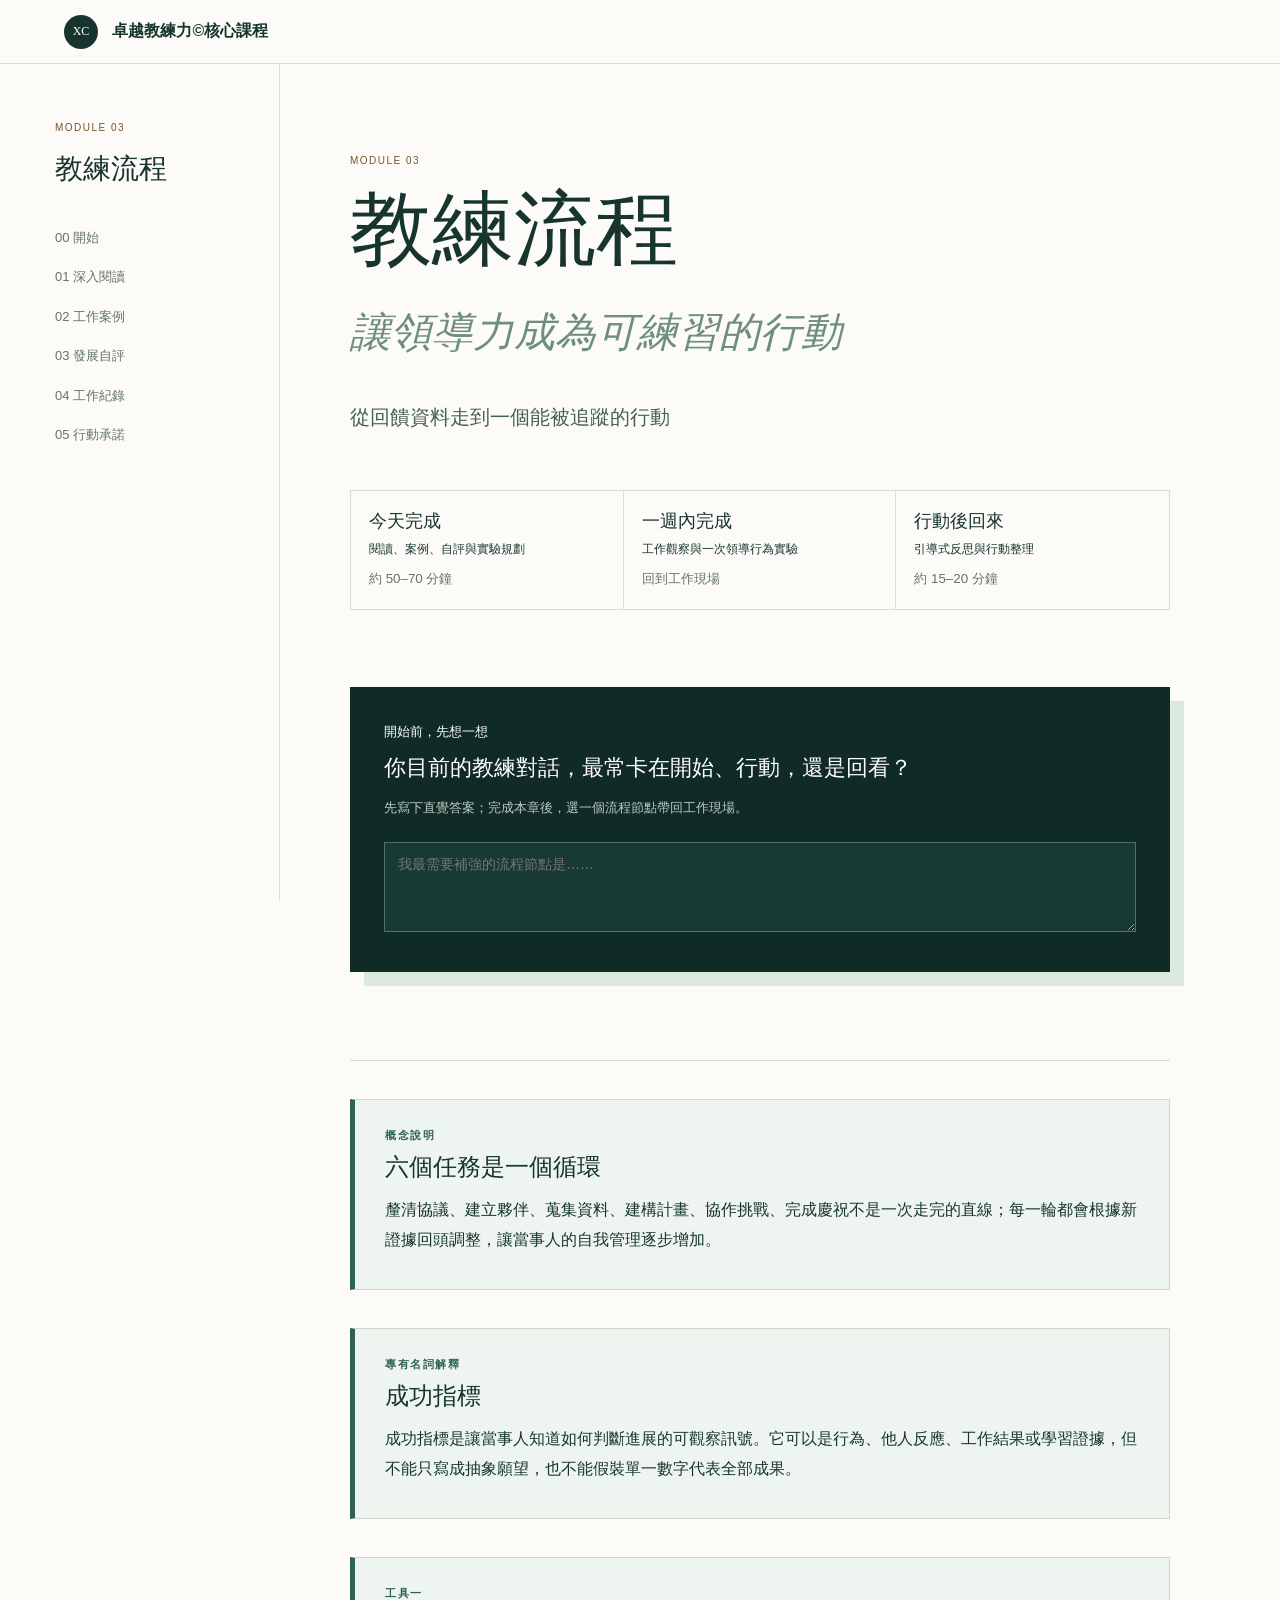
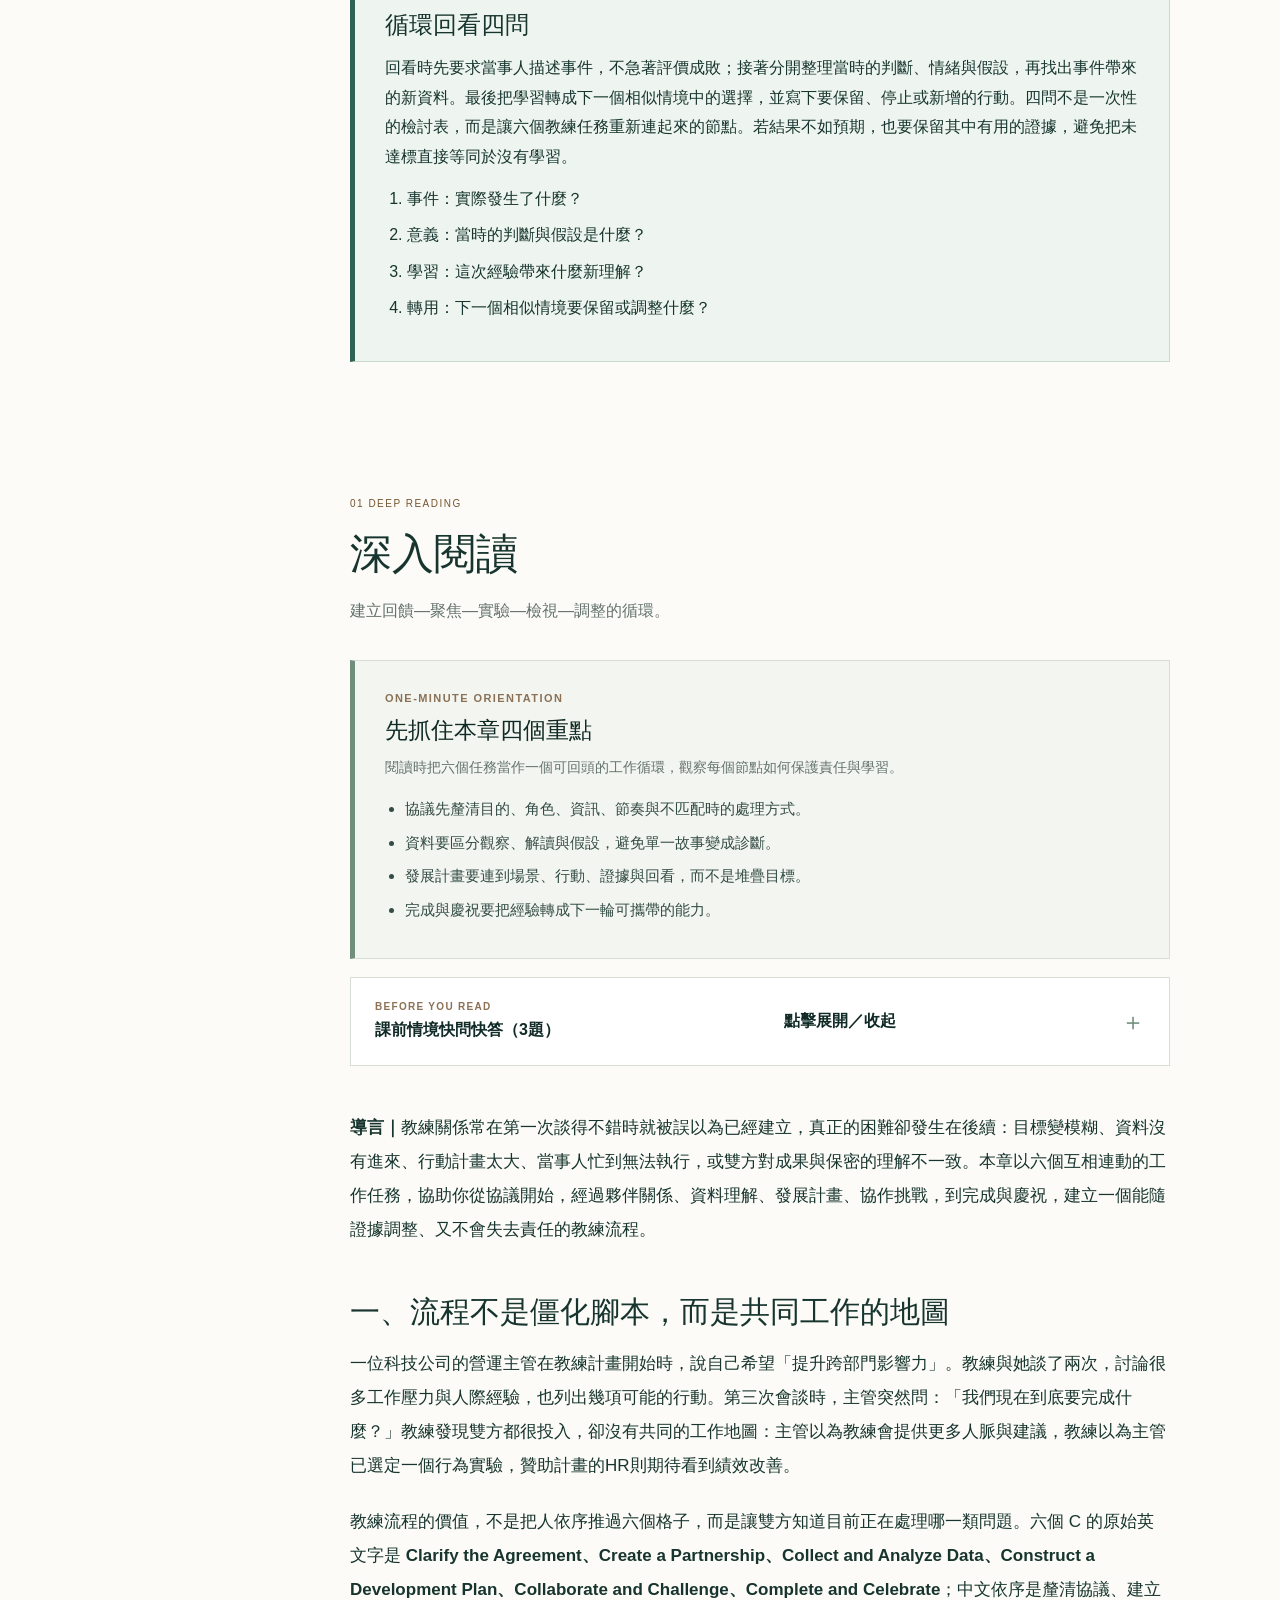
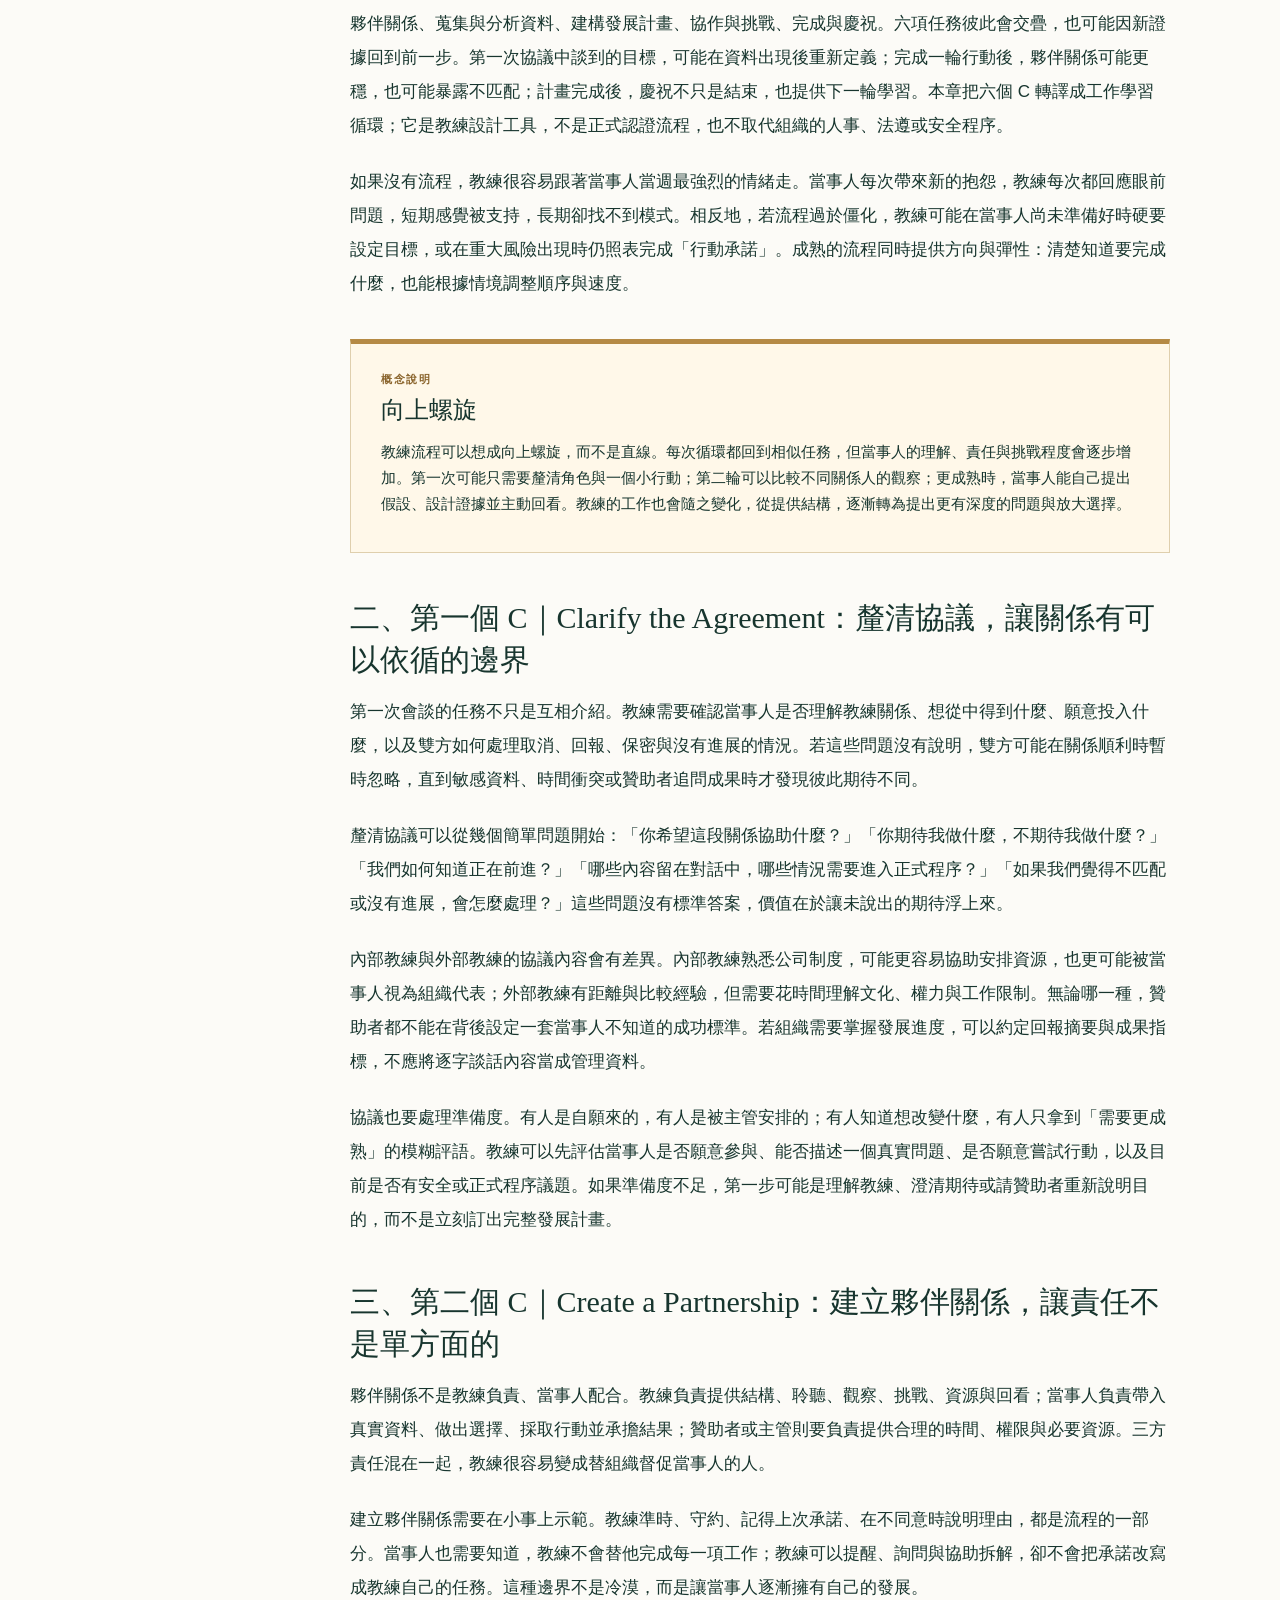
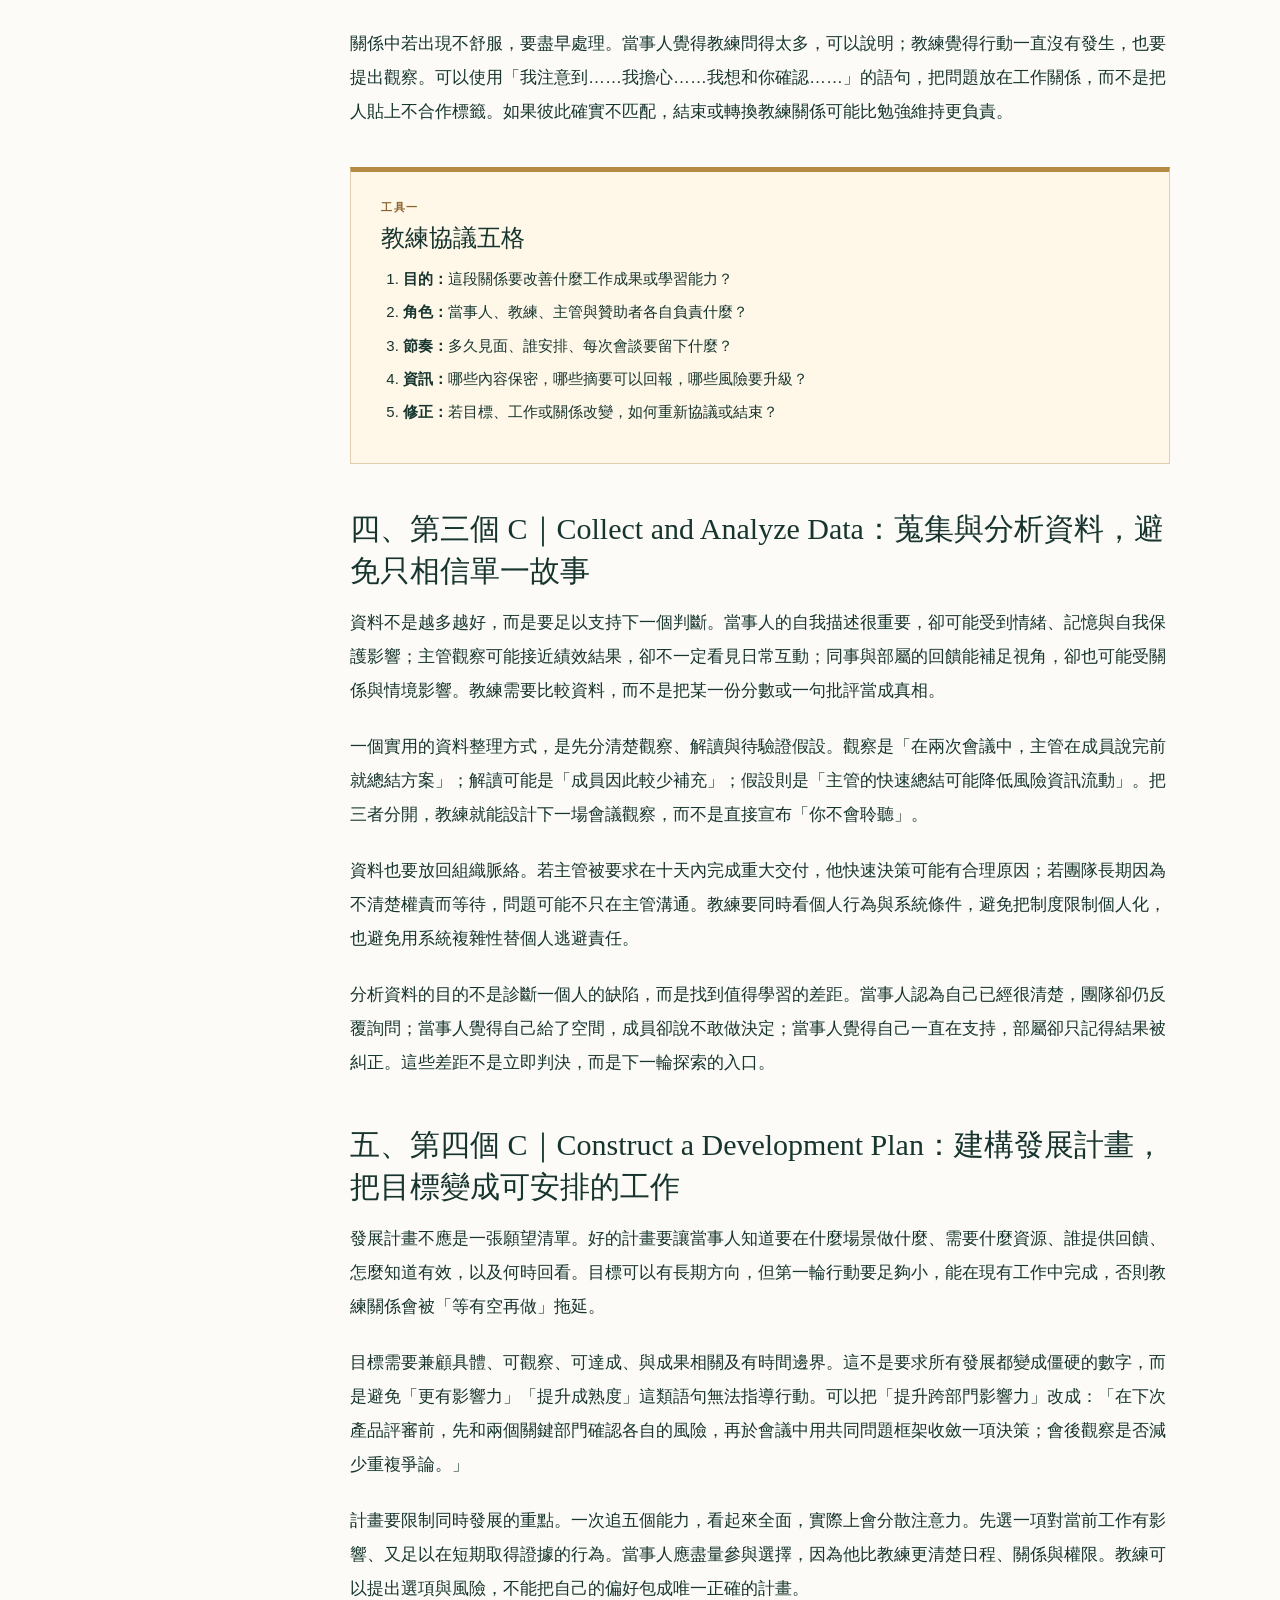
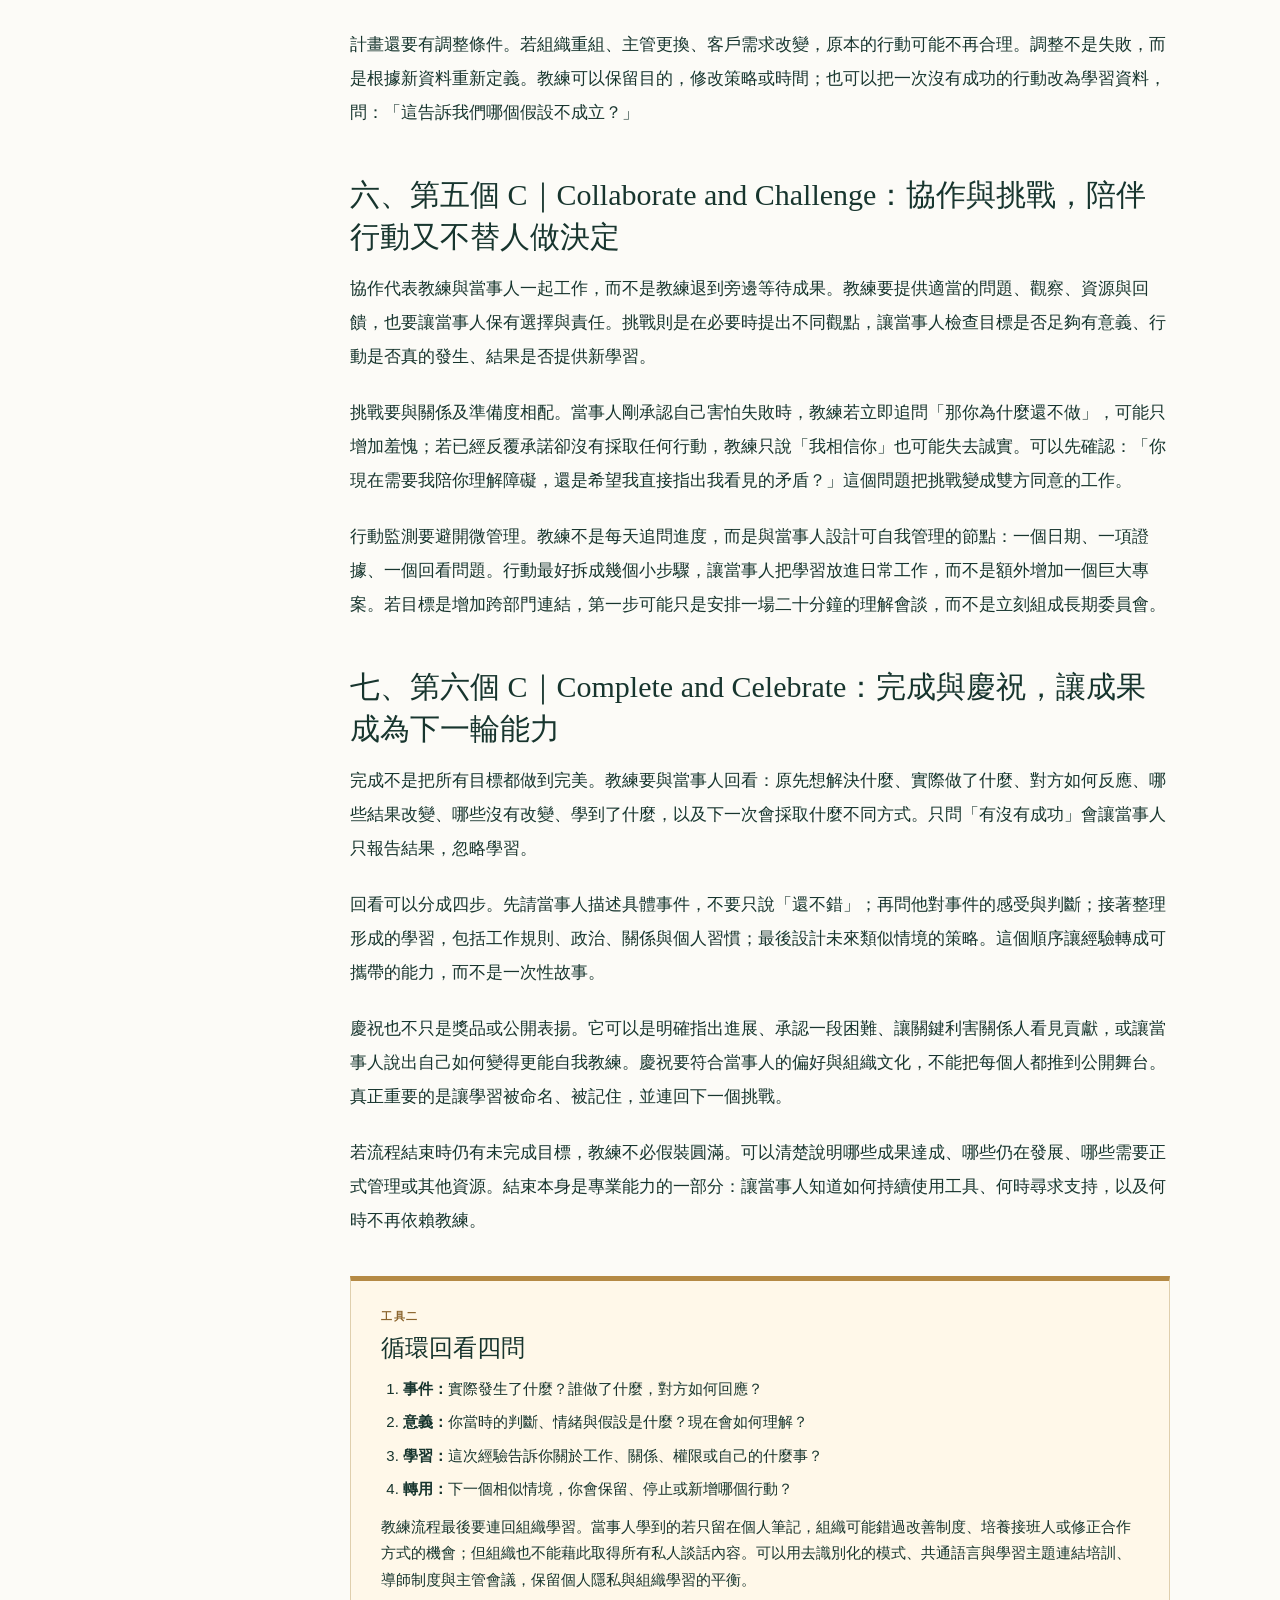
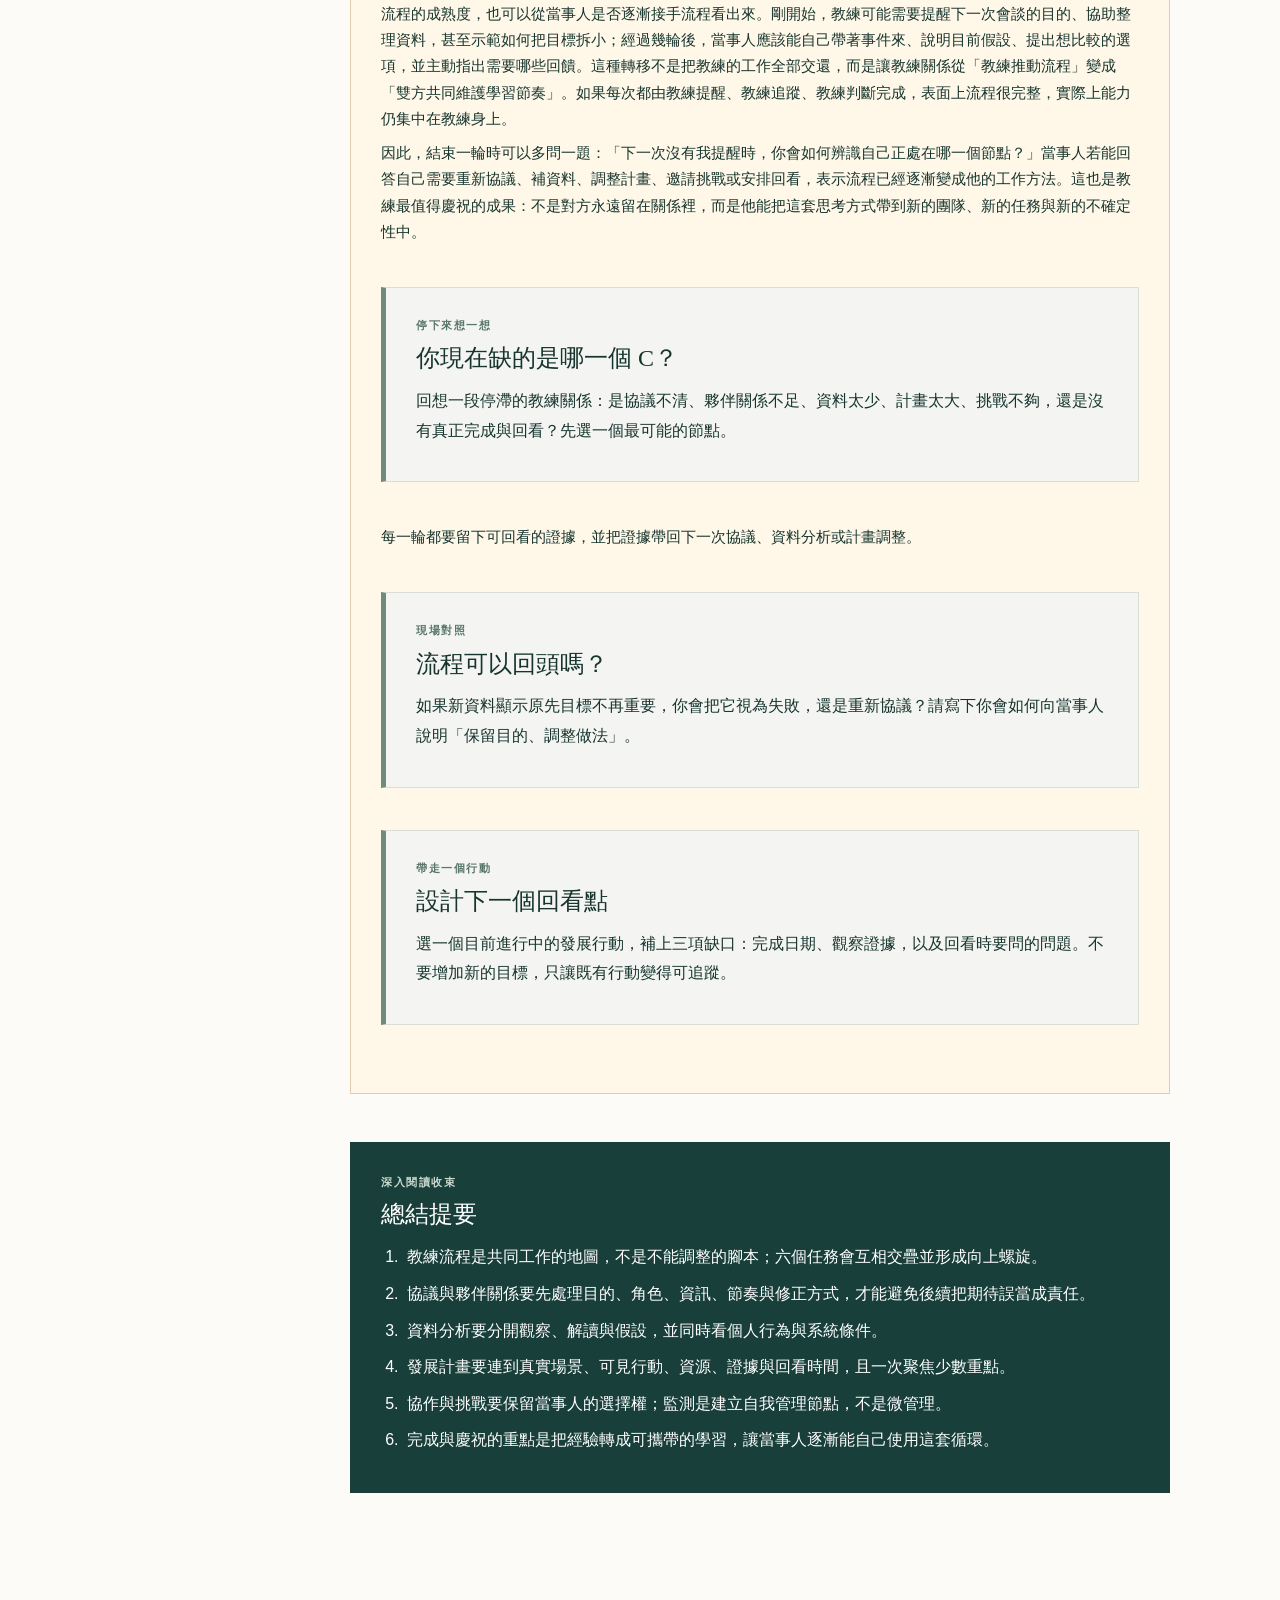
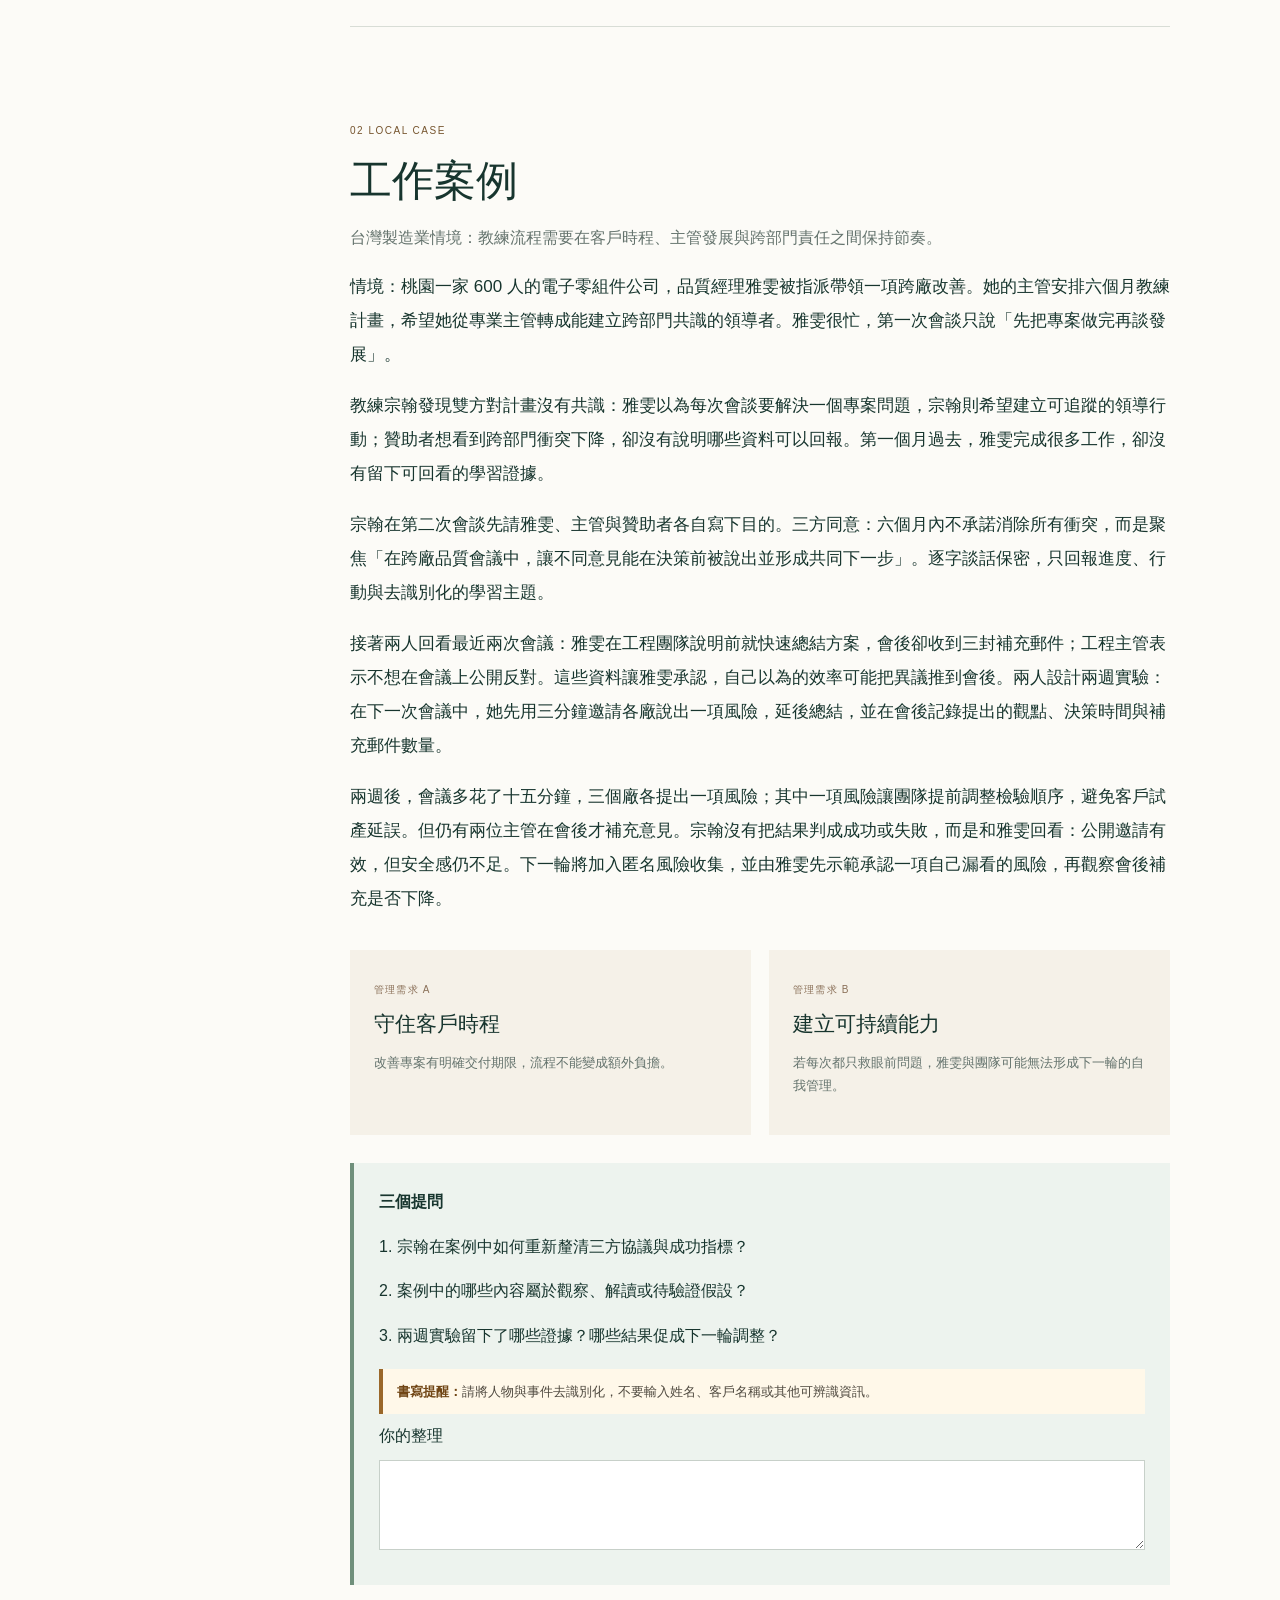
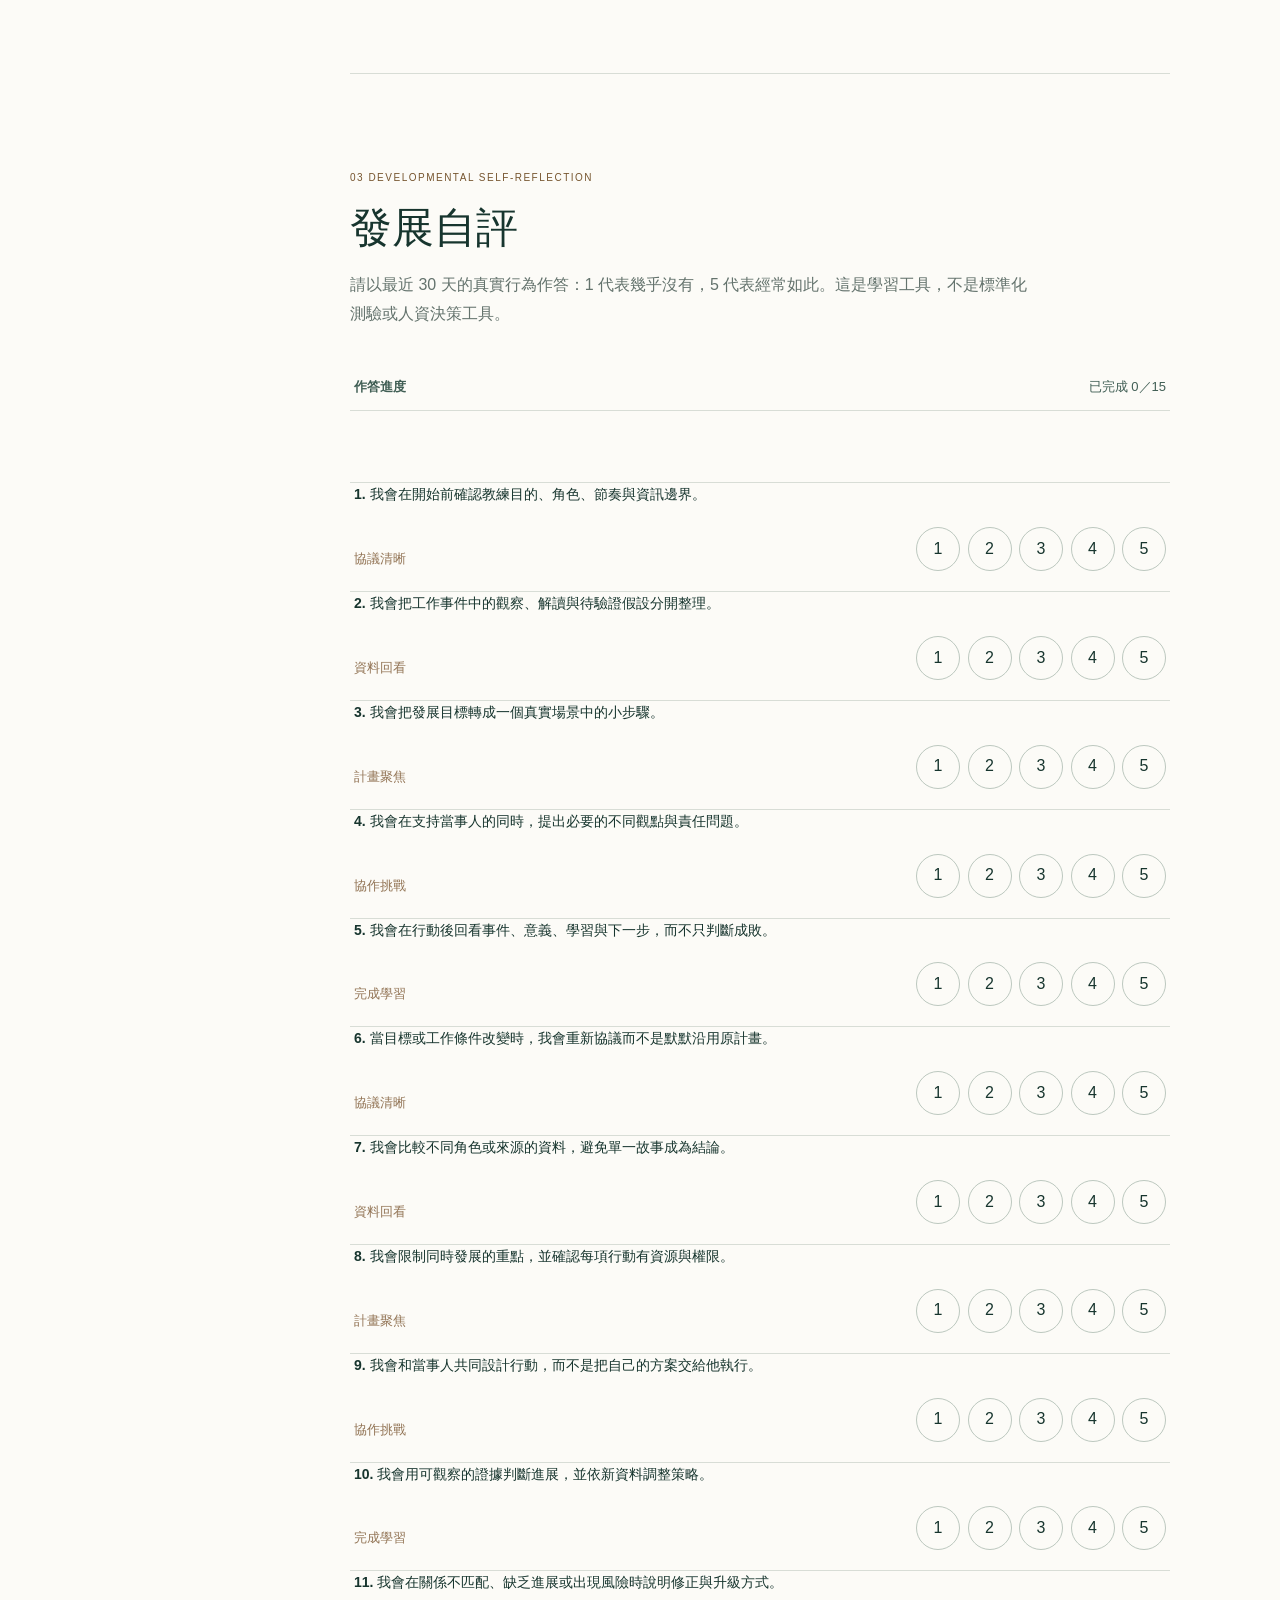
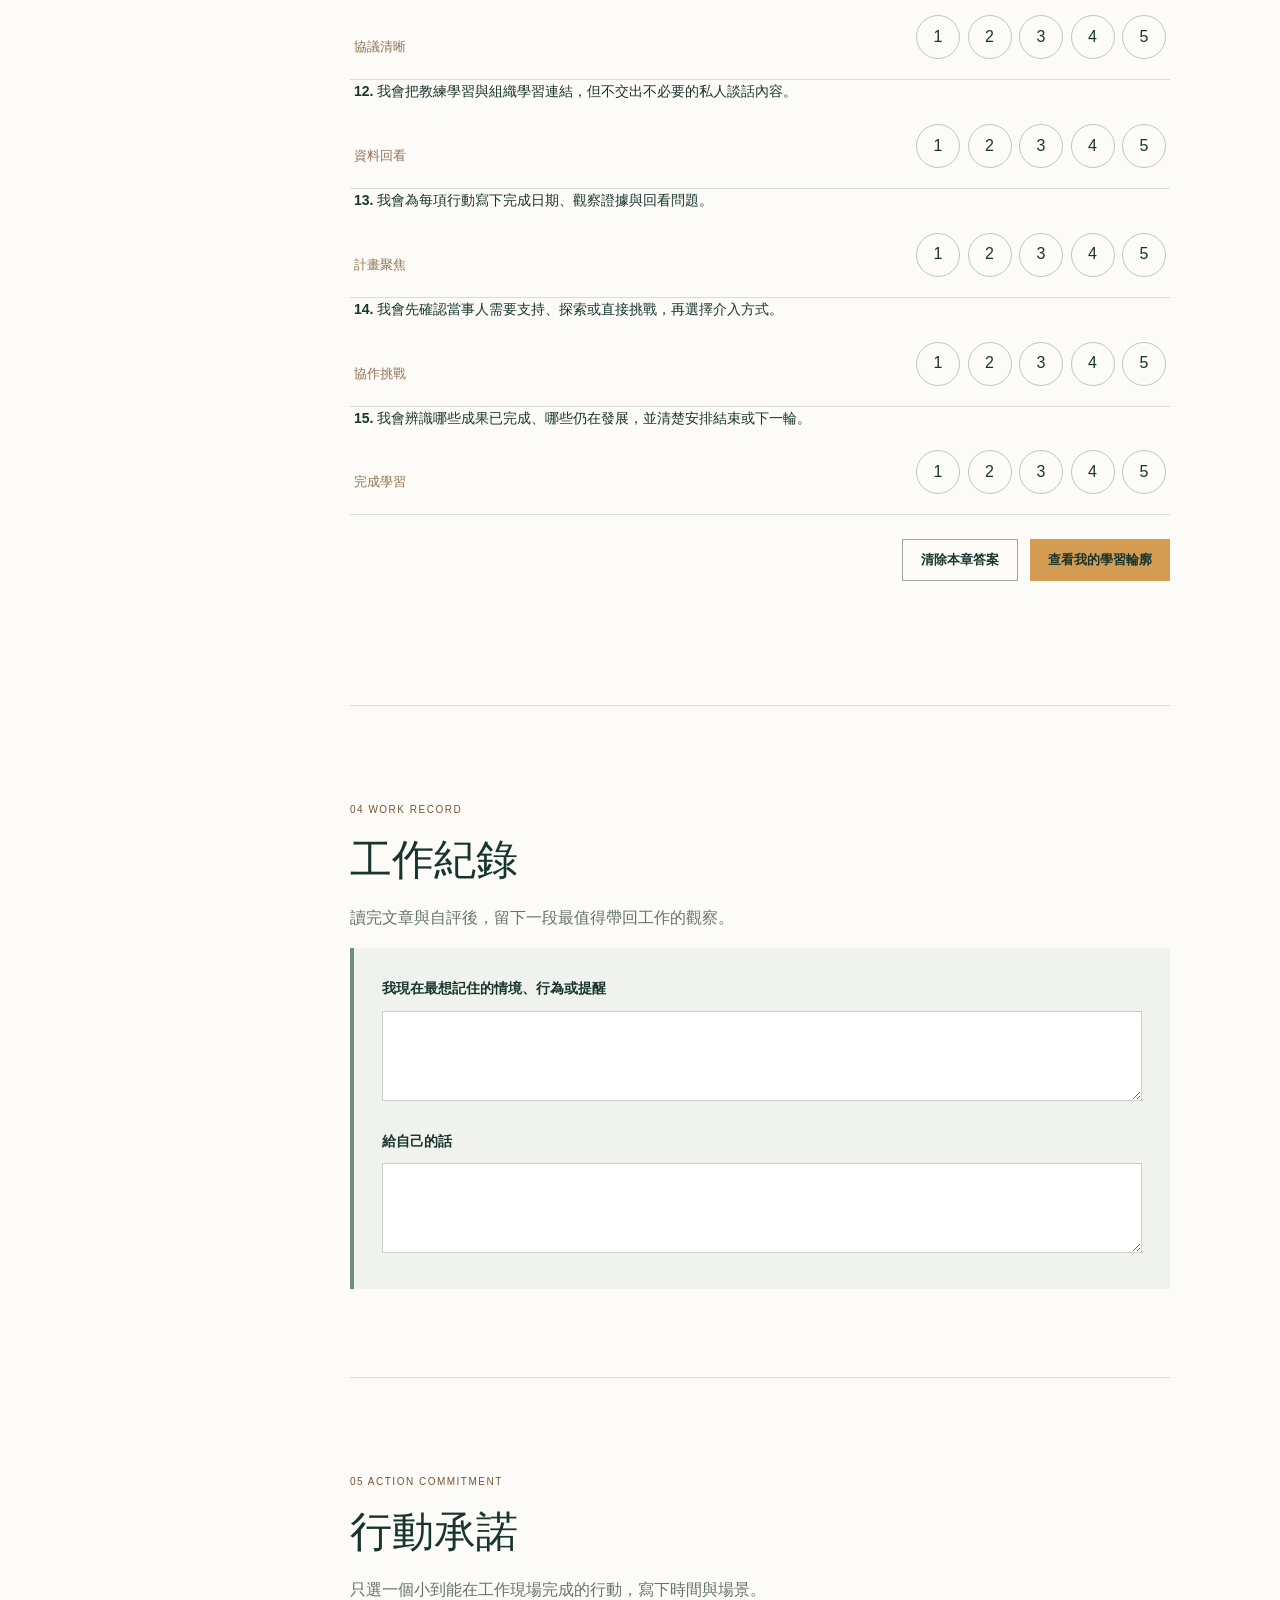
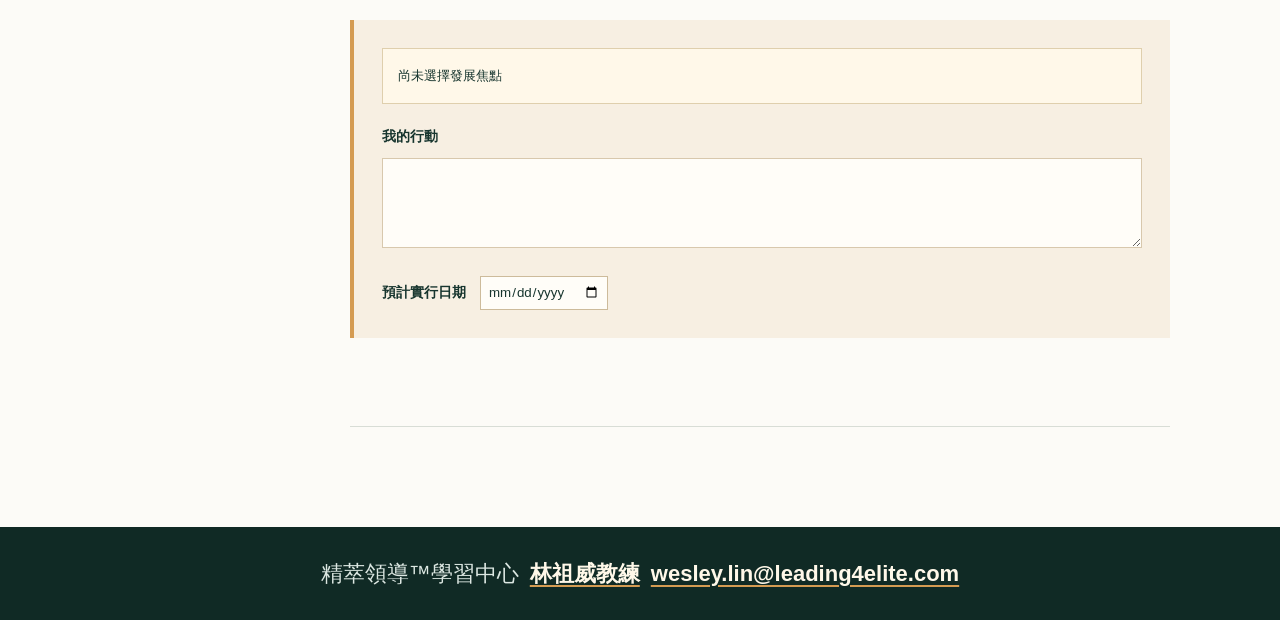
<file: LPI_Coach_Chapter09.html>
<!doctype html>
<html lang="zh-Hant">
<head>
<meta charset="utf-8">
<meta name="viewport" content="width=device-width,initial-scale=1">
<title>教練流程｜卓越教練力©核心課程</title>
<style>
:root{--ink:#17352e;--deep:#102a25;--sage:#6f8f7b;--cream:#f5f1e8;--paper:#fcfbf7;--gold:#d49b52;--line:#d8ddd6;--muted:#64736d}*{box-sizing:border-box}html{scroll-behavior:smooth}body{margin:0;background:var(--paper);color:var(--ink);font-family:"Noto Sans TC",Arial,sans-serif;line-height:1.8}.top{position:sticky;top:0;z-index:5;height:64px;padding:0 5%;background:#fcfbf7ee;backdrop-filter:blur(10px);border-bottom:1px solid var(--line);display:flex;align-items:center;justify-content:space-between}.brand{font-weight:700}.brand i{display:inline-grid;place-items:center;width:34px;height:34px;margin-right:10px;border-radius:50%;background:var(--ink);color:white;font:12px Georgia}.save{font-size:12px;color:var(--sage);opacity:0}.save.show{opacity:1}.layout{display:grid;grid-template-columns:250px minmax(0,820px);gap:70px;max-width:1220px;margin:auto}.side{position:sticky;top:64px;height:calc(100vh - 64px);padding:48px 25px;border-right:1px solid var(--line)}.side small,.kicker{font-size:10px;letter-spacing:.15em;color:#8b7155}.side h2{font:28px/1.4 Georgia;margin:8px 0 30px}.side a{display:block;padding:8px 0;text-decoration:none;color:var(--muted);font-size:13px}.side a:hover{color:var(--ink)}main{padding-bottom:100px}section{padding:88px 0;border-bottom:1px solid var(--line)}.hero{min-height:85vh;display:flex;flex-direction:column;justify-content:center}.hero h1{font:500 clamp(52px,7vw,82px)/1.08 Georgia;margin:16px 0}.hero h1 em{color:var(--sage);font-weight:400}.lead{font:20px/1.8 Georgia;color:#456057;max-width:680px}.dark{margin-top:42px;padding:30px 34px;background:var(--deep);color:white;box-shadow:14px 14px #dce9df}.dark h3{font:22px Georgia;margin:8px 0}.dark p{font-size:13px;color:#bdc9c4}.head h2{font:42px/1.3 Georgia;margin:10px 0}.head>p{color:var(--muted);max-width:680px}.intro{font:18px/2 Georgia;margin:40px 0}.intro strong{background:linear-gradient(transparent 55%,#f1d9ad 55%);font-weight:500}.lens{display:grid;grid-template-columns:56px 1fr;padding:32px 0;border-top:1px solid var(--line)}.lens>i{font:18px Georgia;color:var(--gold)}.lens h3{font:30px Georgia;margin:2px 0}.lens small{color:#8a7058}.lens p{font:16px/1.9 Georgia;margin:8px 0}.note{padding:12px 16px;background:#f0f3ed;color:var(--muted);font-size:12px}.note b{color:#8a7058;margin-right:10px}.management{margin:45px 0;padding:32px 38px;background:var(--deep);color:#c5d1cc}.management h3{font:26px Georgia;color:white}.quote{padding:35px;background:var(--cream);text-align:center;font:24px/1.7 Georgia}.chips span{display:inline-block;padding:4px 11px;margin-right:6px;border:1px solid #b9c4bb;border-radius:99px;font-size:11px}.story{font:17px/2 Georgia}.story mark{background:linear-gradient(transparent 55%,#f1d9ad 55%);color:inherit}.question{padding:25px;margin-top:28px;background:#edf3ee;border-left:4px solid var(--sage)}textarea{width:100%;min-height:90px;padding:13px;margin-top:9px;border:1px solid #c7d0c9;background:white;color:var(--ink);font:14px Arial;resize:vertical}.dark textarea{background:#173a32;color:white;border-color:#557067}.assess{border-top:1px solid var(--line);margin-top:35px}.q{display:grid;grid-template-columns:1fr 250px;gap:20px;align-items:center;padding:20px 4px;border-bottom:1px solid var(--line)}.q p{margin:0;font-size:14px}.q small{color:#927455}.rating{display:flex;justify-content:space-between}.rating label{cursor:pointer}.rating input{position:absolute;opacity:0}.rating span{display:grid;place-items:center;width:38px;height:38px;border:1px solid #bcc8bf;border-radius:50%}.rating input:checked+span{background:var(--ink);color:white}.result{display:none;margin-top:40px;padding:30px;background:#edf3ee}.result.show{display:block}.result-top{display:grid;grid-template-columns:1fr 350px;align-items:center}.result h3{font:28px Georgia}canvas{width:350px;max-width:100%;height:auto}.interpret{display:grid;grid-template-columns:1fr 1fr;gap:16px;border-top:1px solid #cbd8cf;padding-top:20px}.interpret>div{padding:20px;background:white}.interpret h4{font:21px Georgia;margin:5px 0}.interpret p{font-size:13px;color:var(--muted)}.bars{grid-column:1/-1!important;background:transparent!important}.bar{display:grid;grid-template-columns:45px 1fr 30px;align-items:center;gap:10px;margin:8px 0}.bar i{height:6px;background:#d4ded6}.bar em{display:block;height:100%;background:var(--gold)}.work{display:grid;grid-template-columns:1fr 1fr;gap:20px}.work label,.reflect label{font-size:13px;font-weight:700}.experiment{background:#f7efe2;color:var(--ink);margin:0;padding:42px 0;border-top:5px solid var(--gold)}.experiment ol{display:grid;grid-template-columns:repeat(3,1fr);gap:20px;padding:0;list-style:none}.experiment li b{display:block;color:#e4be87;font:20px Georgia}.experiment li span{font-size:12px;color:#b8c7c0}.reflect label{display:grid;grid-template-columns:40px 1fr;padding:20px 0;border-top:1px solid var(--line)}.reflect label>b{color:var(--gold);font:18px Georgia}.button{padding:12px 18px;background:var(--gold);border:0;color:var(--ink);font-weight:700;cursor:pointer}.final{padding:32px;background:var(--cream);text-align:center}.final h3{font:24px Georgia}footer{padding:35px 5%;background:var(--deep);color:white}@media(max-width:800px){.layout{display:block}.side{position:relative;top:0;height:auto;border:0;padding:25px}.side a{display:inline-block;margin-right:15px}main{padding:0 20px}.q,.result-top{grid-template-columns:1fr}.interpret,.work{grid-template-columns:1fr}.bars{grid-column:1!important}.experiment{margin:0 -20px;padding:50px 20px}.experiment ol{grid-template-columns:1fr}.hero{min-height:auto}.head h2{font-size:34px}}
.reading-essay{font:17px/2 Georgia,"Noto Serif TC",serif;margin:45px 0}.reading-essay h3,.intro h3{font:30px/1.4 Georgia,"Noto Serif TC",serif;margin:44px 0 14px}.reading-essay p{margin:0 0 22px}.reading-essay h3:first-child{margin-top:0}
.assessment-progress{display:flex;justify-content:space-between;gap:20px;margin-top:34px;padding:12px 4px;border-bottom:1px solid var(--line);color:#405e54;font-size:13px}.assessment-actions{display:flex;justify-content:flex-end;gap:12px;margin-top:24px}.clear-button{padding:11px 18px;border:1px solid #9baaa0;background:transparent;color:var(--ink);font-weight:700;cursor:pointer}.clear-button:hover{background:#f0f3ef}.assessment-message{min-height:26px;margin:10px 0 0;text-align:right;color:#8f3028;font-size:13px;font-weight:700}.assessment-message-top{text-align:left;margin:10px 0 0}.q{margin:0;min-width:0;border:0;border-bottom:1px solid var(--line)}.q legend{grid-column:1;grid-row:1;padding:0;font-size:14px;line-height:1.7}.q>small{grid-column:1;grid-row:2}.q>.rating{grid-column:2;grid-row:1/3}.q.missing{background:#fff2ee;box-shadow:inset 3px 0 #b85d4f}.q:focus-visible{outline:3px solid #8a5a20;outline-offset:4px}.rating span{min-width:44px;min-height:44px}.rating input:focus-visible+span{outline:3px solid #8a5a20;outline-offset:3px}.privacy-nudge{margin:18px 0 8px;padding:12px 14px;background:#fff8e9;border-left:4px solid #9a6729;color:#4f493f;font-size:13px;line-height:1.65}.privacy-nudge b{color:#704514}.side small,.kicker,.reading-brief .brief-label,.quick-scan>summary small,.tool-label{color:#76552f}@media(max-width:800px){.q legend,.q>small,.q>.rating{grid-column:1;grid-row:auto}.rating{gap:8px}.rating label{flex:1}.rating span{width:100%}}
.journey-plan{display:grid;grid-template-columns:repeat(3,1fr);margin:35px 0;border:1px solid var(--line)}.journey-plan>div{padding:18px;border-right:1px solid var(--line)}.journey-plan>div:last-child{border:0}.journey-plan b,.journey-plan span,.journey-plan small{display:block}.journey-plan b{font:18px Georgia}.journey-plan span{font-size:12px;margin:6px 0}.journey-plan small{color:var(--muted)}.deep-reading blockquote{margin:34px 0;padding:20px 24px;background:#edf3ee;border-left:4px solid var(--sage);font:16px/1.8 Georgia;color:#355249}.deep-reading h2{font:32px/1.4 Georgia;margin:55px 0 15px}.focus-picker{margin-top:26px;padding:24px;background:#fff}.focus-picker h4{font:21px Georgia;margin:0 0 5px}.focus-options{display:flex;flex-wrap:wrap;gap:8px;margin-top:14px}.focus-options button{padding:8px 13px;border:1px solid #9fb0a5;background:#fff;color:var(--ink);cursor:pointer}.focus-options button.selected{background:var(--ink);color:#fff}.experiment-focus{margin-top:20px;padding:15px;border:1px solid #cdbb9b;color:var(--ink);font-size:13px}.return-later{max-width:820px;margin:0 auto;padding:45px;background:var(--cream);text-align:center}.return-later h3{font:27px Georgia;margin:8px}.return-later p{color:var(--muted)}.return-later label{font-size:13px}.return-later input{margin-left:10px;padding:7px;border:1px solid #b9c3bb;background:#fff}@media(max-width:800px){.journey-plan{grid-template-columns:1fr}.journey-plan>div{border-right:0;border-bottom:1px solid var(--line)}}
.case-contrast{display:grid;grid-template-columns:1fr 1fr;gap:18px;margin-top:34px}.case-contrast>div{padding:24px;background:var(--cream)}.case-contrast span{font-size:10px;letter-spacing:.12em;color:#8a7058}.case-contrast h3{font:21px Georgia;margin:7px 0}.case-contrast p{font-size:13px;color:var(--muted)}@media(max-width:700px){.case-contrast{grid-template-columns:1fr}}
.assessment-evidence{margin-top:24px;padding-top:22px;border-top:1px solid var(--line)}.assessment-evidence label{display:block;margin-top:14px;font-size:13px;font-weight:700}.chapter-prompt{padding:24px!important;margin-bottom:24px;background:#edf3ee;border:0!important}.chapter-prompt>b{color:var(--sage)!important}
.team-map{margin-top:40px;padding:28px;background:var(--cream)}.team-map h3{font:26px Georgia;margin:0}.team-map>p{color:var(--muted);font-size:13px}
.review-link{display:inline-block;margin-left:8px;text-decoration:none;background:var(--ink);color:#fff}
.reading-tool{margin:38px 0;padding:26px 30px;background:#fff8e9;border:1px solid #dfcfad;border-top:5px solid #b58a45;font:15px/1.75 Arial,"Noto Sans TC",sans-serif;color:var(--ink)}.reading-tool .tool-label,.reading-callout .tool-label,.reading-summary .tool-label{display:block;margin-bottom:5px;color:#8a642c;font-size:11px;font-weight:800;letter-spacing:.14em}.reading-tool h3,.reading-callout h3,.reading-summary h3{margin:0 0 12px!important;font:24px/1.35 Georgia,"Noto Serif TC",serif!important}.reading-tool p,.reading-callout p{margin:8px 0!important}.reading-tool ol,.reading-tool ul,.reading-callout ol,.reading-callout ul,.reading-summary ol{margin:12px 0 12px 22px;padding:0}.reading-tool li,.reading-callout li,.reading-summary li{margin:7px 0}.reading-tool .tool-limit{margin-top:14px!important;padding-top:12px;border-top:1px solid #dfcfad;color:#6e604d;font-size:13px}.reading-callout{margin:38px 0;padding:26px 30px;background:#eef5f0;border:1px solid #c9d9cc;border-left:5px solid #2f6257;font:16px/1.85 "Noto Sans TC",system-ui,sans-serif;color:var(--ink)}.reading-callout .tool-label{color:#2f6257}.reading-summary{margin:48px 0 12px;padding:30px;background:#183f3a;color:#fff;border:1px solid #183f3a;font:16px/1.85 "Noto Sans TC",system-ui,sans-serif}.reading-summary .tool-label{color:#c9d9cc}.reading-summary h3{color:#fff}.reading-summary ol{margin-bottom:0}.reading-summary li{padding-left:4px}
.reading-brief{margin:34px 0 18px;padding:28px 30px;background:#f3f5f0;border:1px solid #d8ddd6;border-left:5px solid var(--sage)}.reading-brief .brief-label{display:block;margin-bottom:6px;color:#8b7155;font-size:11px;font-weight:700;letter-spacing:.13em}.reading-brief h3{margin:0 0 8px;font:500 23px/1.4 Georgia,"Noto Serif TC",serif;color:var(--deep)}.reading-brief>p{margin:0 0 16px;color:var(--muted);font-size:14px}.reading-brief ul{margin:0;padding-left:1.25em}.reading-brief li{margin:8px 0;color:#334c45;font-size:15px;line-height:1.7}.quick-scan{margin:18px 0 42px;border:1px solid #d8ddd6;background:#fff}.quick-scan>summary{display:flex;align-items:center;justify-content:space-between;gap:20px;padding:20px 24px;cursor:pointer;color:var(--deep);font-weight:700;list-style:none}.quick-scan>summary::-webkit-details-marker{display:none}.quick-scan>summary::after{content:"＋";font-size:24px;font-weight:400;color:var(--sage)}.quick-scan[open]>summary::after{content:"−"}.quick-scan>summary small{display:block;color:#8b7155;font-size:10px;letter-spacing:.13em}.quick-scan-body{padding:0 24px 26px;border-top:1px solid var(--line)}.quick-scan-intro{margin:18px 0;color:var(--muted);font-size:14px}.quick-scan-question{padding:22px 0;border-top:1px solid var(--line)}.quick-scan-question:first-of-type{border-top:0}.quick-scan-question h4{margin:0 0 12px;font-size:16px;line-height:1.6;color:var(--deep)}.quick-scan-options{display:grid;grid-template-columns:1fr 1fr;gap:10px}.quick-scan-options button{padding:14px 16px;border:1px solid #b9c5bd;background:var(--paper);color:var(--ink);font:14px/1.6 Arial,"Noto Sans TC",sans-serif;text-align:left;cursor:pointer}.quick-scan-options button:hover,.quick-scan-options button:focus-visible{border-color:var(--sage);background:#f1f5f1}.quick-scan-options button.selected{border-color:var(--ink);background:var(--ink);color:#fff}.quick-scan-feedback{margin:12px 0 0;padding:14px 16px;background:#edf3ee;border-left:4px solid var(--sage);color:#355249;font-size:13px;line-height:1.7}@media(max-width:800px){.reading-brief{padding:22px 20px;margin-top:28px}.reading-brief h3{font-size:21px}.quick-scan-options{grid-template-columns:1fr}.quick-scan>summary,.quick-scan-body{padding-left:20px;padding-right:20px}}
.chapter-content,
main p,
main li,
main blockquote,
main label,
main input,
main textarea,
main select {
  font-family: "Noto Sans TC", Arial, sans-serif;
}
.reading-pause{margin:42px 0;padding:28px 30px;background:#f4f5f3;border:1px solid #d7ddd7;border-left:5px solid #6f8b7b;font:16px/1.85 "Noto Sans TC",system-ui,sans-serif;color:var(--ink)}.reading-pause--compare{background:#f5f1e9;border-left-color:#b58a45}.reading-pause--action{background:#edf4f1;border-left-color:#2f6257}.reading-pause .pause-label{display:block;margin-bottom:6px;color:#587568;font-size:11px;font-weight:800;letter-spacing:.14em}.reading-pause--compare .pause-label{color:#8a642c}.reading-pause--action .pause-label{color:#2f6257}.reading-pause h3{margin:0 0 10px!important;font:24px/1.4 Georgia,"Noto Serif TC",serif!important}.reading-pause p{margin:8px 0!important}.reading-pause .pause-prompt{margin-top:18px!important;font-weight:700}.reading-pause .pause-line{height:28px;border-bottom:1px solid #aebbb2}
.action-loop{display:flex;align-items:center;justify-content:center;gap:16px;margin:28px 0;padding:16px;background:#f0f3ed;color:#587568;font-size:14px;font-weight:700}.action-loop b{color:#b58a45;font-size:20px}
.simple-record{display:grid;gap:20px;padding:28px;background:#f0f3ed;border-left:4px solid var(--sage)}.simple-record label{font-size:14px;font-weight:700}.action-commitment{background:#f7efe2;border-left-color:var(--gold)}.action-commitment textarea{background:#fffdf8;color:var(--ink);border-color:#d8c8ad}.action-commitment input{padding:7px;border:1px solid #cdbb9b;background:#fffdf8;color:var(--ink)}.action-date{display:flex;align-items:center;gap:14px}.experiment-focus{margin:0;padding:15px;background:#fff8e9;border:1px solid #dfcfad;color:var(--ink);font-size:13px}.experiment-focus b{color:var(--ink)}
body{font-size:calc(16px * var(--reader-font-size,1));color:var(--reader-text-color,var(--ink))}.hero h1 em{font-size:50%}.admin-link{font-size:12px;color:var(--muted);text-decoration:none;margin-left:auto}.admin-link:hover{color:var(--ink)}

.brand{color:var(--ink);text-decoration:none}.brand:hover,.brand:focus-visible{color:var(--sage)}.brand:focus-visible{outline:2px solid var(--gold);outline-offset:4px;border-radius:4px}
</style>
<style id="noto-body">main p,main li,main blockquote,main label,main input,main textarea,main select{font-family:"Noto Sans TC",Arial,sans-serif}</style><link rel="stylesheet" href="assets/site-shell.css"></head>
<body class="chapter-page">
<div class="top"><a class="brand" href="index.html" aria-label="返回卓越教練力©核心課程"><i>XC</i> 卓越教練力©核心課程</a><span id="saved" class="save">已儲存於本機</span></div><div class="layout"><aside class="side"><small>MODULE 03</small><h2>教練流程</h2><a href="#s0">00 開始</a><a href="#s1">01 深入閱讀</a><a href="#s2">02 工作案例</a><a href="#s3">03 發展自評</a><a href="#s4">04 工作紀錄</a><a href="#s5">05 行動承諾</a></aside><main><section class="hero" id="s0"><small class="kicker">MODULE 03</small><h1>教練流程<br><em>讓領導力成為可練習的行動</em></h1><p class="lead">從回饋資料走到一個能被追蹤的行動</p><div class="journey-plan"><div><b>今天完成</b><span>閱讀、案例、自評與實驗規劃</span><small>約 50–70 分鐘</small></div><div><b>一週內完成</b><span>工作觀察與一次領導行為實驗</span><small>回到工作現場</small></div><div><b>行動後回來</b><span>引導式反思與行動整理</span><small>約 15–20 分鐘</small></div></div><div class="dark"><small>開始前，先想一想</small><h3>你目前的教練對話，最常卡在開始、行動，還是回看？</h3><p>先寫下直覺答案；完成本章後，選一個流程節點帶回工作現場。</p><textarea data-key="startPrompt" placeholder="我最需要補強的流程節點是……"></textarea></div></section><aside class="reading-callout"><span class="tool-label">概念說明</span><h3>六個任務是一個循環</h3><p>釐清協議、建立夥伴、蒐集資料、建構計畫、協作挑戰、完成慶祝不是一次走完的直線；每一輪都會根據新證據回頭調整，讓當事人的自我管理逐步增加。</p></aside><aside class="reading-callout"><span class="tool-label">專有名詞解釋</span><h3>成功指標</h3><p>成功指標是讓當事人知道如何判斷進展的可觀察訊號。它可以是行為、他人反應、工作結果或學習證據，但不能只寫成抽象願望，也不能假裝單一數字代表全部成果。</p></aside><aside class="reading-callout"><span class="tool-label">工具一</span><h3>循環回看四問</h3><p>回看時先要求當事人描述事件，不急著評價成敗；接著分開整理當時的判斷、情緒與假設，再找出事件帶來的新資料。最後把學習轉成下一個相似情境中的選擇，並寫下要保留、停止或新增的行動。四問不是一次性的檢討表，而是讓六個教練任務重新連起來的節點。若結果不如預期，也要保留其中有用的證據，避免把未達標直接等同於沒有學習。</p><ol><li>事件：實際發生了什麼？</li><li>意義：當時的判斷與假設是什麼？</li><li>學習：這次經驗帶來什麼新理解？</li><li>轉用：下一個相似情境要保留或調整什麼？</li></ol></aside><section id="s1"><div class="head"><small class="kicker">01 DEEP READING</small><h2>深入閱讀</h2><p>建立回饋—聚焦—實驗—檢視—調整的循環。</p></div><aside class="reading-brief" aria-labelledby="reading-brief-title"><span class="brief-label">ONE-MINUTE ORIENTATION</span><h3 id="reading-brief-title">先抓住本章四個重點</h3><p>閱讀時把六個任務當作一個可回頭的工作循環，觀察每個節點如何保護責任與學習。</p><ul><li>協議先釐清目的、角色、資訊、節奏與不匹配時的處理方式。</li><li>資料要區分觀察、解讀與假設，避免單一故事變成診斷。</li><li>發展計畫要連到場景、行動、證據與回看，而不是堆疊目標。</li><li>完成與慶祝要把經驗轉成下一輪可攜帶的能力。</li></ul></aside><details class="quick-scan"><summary><span><small>BEFORE YOU READ</small>課前情境快問快答（3題）</span><span>點擊展開／收起</span></summary><div class="quick-scan-body"><p class="quick-scan-intro">請依直覺選擇。這不是測驗，沒有標準答案；每題只用一段評論幫你看見當下的判斷起點。</p><article class="quick-scan-question" data-question="0"><h4>1. 第一次教練會談，你會先？</h4><div class="quick-scan-options"><button type="button" data-option="0" aria-pressed="false">先讓對方說出所有想改善的能力。</button><button type="button" data-option="1" aria-pressed="false">先談目的、期待、保密與合作方式。</button></div><p class="quick-scan-feedback" hidden aria-live="polite"></p></article><article class="quick-scan-question" data-question="1"><h4>2. 行動計畫一直沒有發生，你會先？</h4><div class="quick-scan-options"><button type="button" data-option="0" aria-pressed="false">把截止日期再往後延。</button><button type="button" data-option="1" aria-pressed="false">回看行動如何被設計與卡住。</button></div><p class="quick-scan-feedback" hidden aria-live="polite"></p></article><article class="quick-scan-question" data-question="2"><h4>3. 一輪教練行動結束，你會先問？</h4><div class="quick-scan-options"><button type="button" data-option="0" aria-pressed="false">結果是否達到原本目標。</button><button type="button" data-option="1" aria-pressed="false">事件帶來什麼新證據與下一個選擇。</button></div><p class="quick-scan-feedback" hidden aria-live="polite"></p></article></div></details><div class="reading-essay"><p><b>導言｜</b>教練關係常在第一次談得不錯時就被誤以為已經建立，真正的困難卻發生在後續：目標變模糊、資料沒有進來、行動計畫太大、當事人忙到無法執行，或雙方對成果與保密的理解不一致。本章以六個互相連動的工作任務，協助你從協議開始，經過夥伴關係、資料理解、發展計畫、協作挑戰，到完成與慶祝，建立一個能隨證據調整、又不會失去責任的教練流程。</p>
<h3>一、流程不是僵化腳本，而是共同工作的地圖</h3>
<p>一位科技公司的營運主管在教練計畫開始時，說自己希望「提升跨部門影響力」。教練與她談了兩次，討論很多工作壓力與人際經驗，也列出幾項可能的行動。第三次會談時，主管突然問：「我們現在到底要完成什麼？」教練發現雙方都很投入，卻沒有共同的工作地圖：主管以為教練會提供更多人脈與建議，教練以為主管已選定一個行為實驗，贊助計畫的HR則期待看到績效改善。</p>
<p>教練流程的價值，不是把人依序推過六個格子，而是讓雙方知道目前正在處理哪一類問題。六個 C 的原始英文字是 <b>Clarify the Agreement、Create a Partnership、Collect and Analyze Data、Construct a Development Plan、Collaborate and Challenge、Complete and Celebrate</b>；中文依序是釐清協議、建立夥伴關係、蒐集與分析資料、建構發展計畫、協作與挑戰、完成與慶祝。六項任務彼此會交疊，也可能因新證據回到前一步。第一次協議中談到的目標，可能在資料出現後重新定義；完成一輪行動後，夥伴關係可能更穩，也可能暴露不匹配；計畫完成後，慶祝不只是結束，也提供下一輪學習。本章把六個 C 轉譯成工作學習循環；它是教練設計工具，不是正式認證流程，也不取代組織的人事、法遵或安全程序。</p>
<p>如果沒有流程，教練很容易跟著當事人當週最強烈的情緒走。當事人每次帶來新的抱怨，教練每次都回應眼前問題，短期感覺被支持，長期卻找不到模式。相反地，若流程過於僵化，教練可能在當事人尚未準備好時硬要設定目標，或在重大風險出現時仍照表完成「行動承諾」。成熟的流程同時提供方向與彈性：清楚知道要完成什麼，也能根據情境調整順序與速度。</p>
<div class="reading-tool">
<span class="tool-label">概念說明</span>
<h3>向上螺旋</h3>
<p>教練流程可以想成向上螺旋，而不是直線。每次循環都回到相似任務，但當事人的理解、責任與挑戰程度會逐步增加。第一次可能只需要釐清角色與一個小行動；第二輪可以比較不同關係人的觀察；更成熟時，當事人能自己提出假設、設計證據並主動回看。教練的工作也會隨之變化，從提供結構，逐漸轉為提出更有深度的問題與放大選擇。</p>
</div>
<h3>二、第一個 C｜Clarify the Agreement：釐清協議，讓關係有可以依循的邊界</h3>
<p>第一次會談的任務不只是互相介紹。教練需要確認當事人是否理解教練關係、想從中得到什麼、願意投入什麼，以及雙方如何處理取消、回報、保密與沒有進展的情況。若這些問題沒有說明，雙方可能在關係順利時暫時忽略，直到敏感資料、時間衝突或贊助者追問成果時才發現彼此期待不同。</p>
<p>釐清協議可以從幾個簡單問題開始：「你希望這段關係協助什麼？」「你期待我做什麼，不期待我做什麼？」「我們如何知道正在前進？」「哪些內容留在對話中，哪些情況需要進入正式程序？」「如果我們覺得不匹配或沒有進展，會怎麼處理？」這些問題沒有標準答案，價值在於讓未說出的期待浮上來。</p>
<p>內部教練與外部教練的協議內容會有差異。內部教練熟悉公司制度，可能更容易協助安排資源，也更可能被當事人視為組織代表；外部教練有距離與比較經驗，但需要花時間理解文化、權力與工作限制。無論哪一種，贊助者都不能在背後設定一套當事人不知道的成功標準。若組織需要掌握發展進度，可以約定回報摘要與成果指標，不應將逐字談話內容當成管理資料。</p>
<p>協議也要處理準備度。有人是自願來的，有人是被主管安排的；有人知道想改變什麼，有人只拿到「需要更成熟」的模糊評語。教練可以先評估當事人是否願意參與、能否描述一個真實問題、是否願意嘗試行動，以及目前是否有安全或正式程序議題。如果準備度不足，第一步可能是理解教練、澄清期待或請贊助者重新說明目的，而不是立刻訂出完整發展計畫。</p>
<h3>三、第二個 C｜Create a Partnership：建立夥伴關係，讓責任不是單方面的</h3>
<p>夥伴關係不是教練負責、當事人配合。教練負責提供結構、聆聽、觀察、挑戰、資源與回看；當事人負責帶入真實資料、做出選擇、採取行動並承擔結果；贊助者或主管則要負責提供合理的時間、權限與必要資源。三方責任混在一起，教練很容易變成替組織督促當事人的人。</p>
<p>建立夥伴關係需要在小事上示範。教練準時、守約、記得上次承諾、在不同意時說明理由，都是流程的一部分。當事人也需要知道，教練不會替他完成每一項工作；教練可以提醒、詢問與協助拆解，卻不會把承諾改寫成教練自己的任務。這種邊界不是冷漠，而是讓當事人逐漸擁有自己的發展。</p>
<p>關係中若出現不舒服，要盡早處理。當事人覺得教練問得太多，可以說明；教練覺得行動一直沒有發生，也要提出觀察。可以使用「我注意到……我擔心……我想和你確認……」的語句，把問題放在工作關係，而不是把人貼上不合作標籤。如果彼此確實不匹配，結束或轉換教練關係可能比勉強維持更負責。</p>
<div class="reading-tool">
<span class="tool-label">工具一</span>
<h3>教練協議五格</h3>
<ol>
<li><b>目的：</b>這段關係要改善什麼工作成果或學習能力？</li>
<li><b>角色：</b>當事人、教練、主管與贊助者各自負責什麼？</li>
<li><b>節奏：</b>多久見面、誰安排、每次會談要留下什麼？</li>
<li><b>資訊：</b>哪些內容保密，哪些摘要可以回報，哪些風險要升級？</li>
<li><b>修正：</b>若目標、工作或關係改變，如何重新協議或結束？</li>
</ol>
</div>
<h3>四、第三個 C｜Collect and Analyze Data：蒐集與分析資料，避免只相信單一故事</h3>
<p>資料不是越多越好，而是要足以支持下一個判斷。當事人的自我描述很重要，卻可能受到情緒、記憶與自我保護影響；主管觀察可能接近績效結果，卻不一定看見日常互動；同事與部屬的回饋能補足視角，卻也可能受關係與情境影響。教練需要比較資料，而不是把某一份分數或一句批評當成真相。</p>
<p>一個實用的資料整理方式，是先分清楚觀察、解讀與待驗證假設。觀察是「在兩次會議中，主管在成員說完前就總結方案」；解讀可能是「成員因此較少補充」；假設則是「主管的快速總結可能降低風險資訊流動」。把三者分開，教練就能設計下一場會議觀察，而不是直接宣布「你不會聆聽」。</p>
<p>資料也要放回組織脈絡。若主管被要求在十天內完成重大交付，他快速決策可能有合理原因；若團隊長期因為不清楚權責而等待，問題可能不只在主管溝通。教練要同時看個人行為與系統條件，避免把制度限制個人化，也避免用系統複雜性替個人逃避責任。</p>
<p>分析資料的目的不是診斷一個人的缺陷，而是找到值得學習的差距。當事人認為自己已經很清楚，團隊卻仍反覆詢問；當事人覺得自己給了空間，成員卻說不敢做決定；當事人覺得自己一直在支持，部屬卻只記得結果被糾正。這些差距不是立即判決，而是下一輪探索的入口。</p>
<h3>五、第四個 C｜Construct a Development Plan：建構發展計畫，把目標變成可安排的工作</h3>
<p>發展計畫不應是一張願望清單。好的計畫要讓當事人知道要在什麼場景做什麼、需要什麼資源、誰提供回饋、怎麼知道有效，以及何時回看。目標可以有長期方向，但第一輪行動要足夠小，能在現有工作中完成，否則教練關係會被「等有空再做」拖延。</p>
<p>目標需要兼顧具體、可觀察、可達成、與成果相關及有時間邊界。這不是要求所有發展都變成僵硬的數字，而是避免「更有影響力」「提升成熟度」這類語句無法指導行動。可以把「提升跨部門影響力」改成：「在下次產品評審前，先和兩個關鍵部門確認各自的風險，再於會議中用共同問題框架收斂一項決策；會後觀察是否減少重複爭論。」</p>
<p>計畫要限制同時發展的重點。一次追五個能力，看起來全面，實際上會分散注意力。先選一項對當前工作有影響、又足以在短期取得證據的行為。當事人應盡量參與選擇，因為他比教練更清楚日程、關係與權限。教練可以提出選項與風險，不能把自己的偏好包成唯一正確的計畫。</p>
<p>計畫還要有調整條件。若組織重組、主管更換、客戶需求改變，原本的行動可能不再合理。調整不是失敗，而是根據新資料重新定義。教練可以保留目的，修改策略或時間；也可以把一次沒有成功的行動改為學習資料，問：「這告訴我們哪個假設不成立？」</p>
<h3>六、第五個 C｜Collaborate and Challenge：協作與挑戰，陪伴行動又不替人做決定</h3>
<p>協作代表教練與當事人一起工作，而不是教練退到旁邊等待成果。教練要提供適當的問題、觀察、資源與回饋，也要讓當事人保有選擇與責任。挑戰則是在必要時提出不同觀點，讓當事人檢查目標是否足夠有意義、行動是否真的發生、結果是否提供新學習。</p>
<p>挑戰要與關係及準備度相配。當事人剛承認自己害怕失敗時，教練若立即追問「那你為什麼還不做」，可能只增加羞愧；若已經反覆承諾卻沒有採取任何行動，教練只說「我相信你」也可能失去誠實。可以先確認：「你現在需要我陪你理解障礙，還是希望我直接指出我看見的矛盾？」這個問題把挑戰變成雙方同意的工作。</p>
<p>行動監測要避開微管理。教練不是每天追問進度，而是與當事人設計可自我管理的節點：一個日期、一項證據、一個回看問題。行動最好拆成幾個小步驟，讓當事人把學習放進日常工作，而不是額外增加一個巨大專案。若目標是增加跨部門連結，第一步可能只是安排一場二十分鐘的理解會談，而不是立刻組成長期委員會。</p>
<h3>七、第六個 C｜Complete and Celebrate：完成與慶祝，讓成果成為下一輪能力</h3>
<p>完成不是把所有目標都做到完美。教練要與當事人回看：原先想解決什麼、實際做了什麼、對方如何反應、哪些結果改變、哪些沒有改變、學到了什麼，以及下一次會採取什麼不同方式。只問「有沒有成功」會讓當事人只報告結果，忽略學習。</p>
<p>回看可以分成四步。先請當事人描述具體事件，不要只說「還不錯」；再問他對事件的感受與判斷；接著整理形成的學習，包括工作規則、政治、關係與個人習慣；最後設計未來類似情境的策略。這個順序讓經驗轉成可攜帶的能力，而不是一次性故事。</p>
<p>慶祝也不只是獎品或公開表揚。它可以是明確指出進展、承認一段困難、讓關鍵利害關係人看見貢獻，或讓當事人說出自己如何變得更能自我教練。慶祝要符合當事人的偏好與組織文化，不能把每個人都推到公開舞台。真正重要的是讓學習被命名、被記住，並連回下一個挑戰。</p>
<p>若流程結束時仍有未完成目標，教練不必假裝圓滿。可以清楚說明哪些成果達成、哪些仍在發展、哪些需要正式管理或其他資源。結束本身是專業能力的一部分：讓當事人知道如何持續使用工具、何時尋求支持，以及何時不再依賴教練。</p>
<div class="reading-tool">
<span class="tool-label">工具二</span>
<h3>循環回看四問</h3>
<ol>
<li><b>事件：</b>實際發生了什麼？誰做了什麼，對方如何回應？</li>
<li><b>意義：</b>你當時的判斷、情緒與假設是什麼？現在會如何理解？</li>
<li><b>學習：</b>這次經驗告訴你關於工作、關係、權限或自己的什麼事？</li>
<li><b>轉用：</b>下一個相似情境，你會保留、停止或新增哪個行動？</li>
</ol>
<p>教練流程最後要連回組織學習。當事人學到的若只留在個人筆記，組織可能錯過改善制度、培養接班人或修正合作方式的機會；但組織也不能藉此取得所有私人談話內容。可以用去識別化的模式、共通語言與學習主題連結培訓、導師制度與主管會議，保留個人隱私與組織學習的平衡。</p>
<p>流程的成熟度，也可以從當事人是否逐漸接手流程看出來。剛開始，教練可能需要提醒下一次會談的目的、協助整理資料，甚至示範如何把目標拆小；經過幾輪後，當事人應該能自己帶著事件來、說明目前假設、提出想比較的選項，並主動指出需要哪些回饋。這種轉移不是把教練的工作全部交還，而是讓教練關係從「教練推動流程」變成「雙方共同維護學習節奏」。如果每次都由教練提醒、教練追蹤、教練判斷完成，表面上流程很完整，實際上能力仍集中在教練身上。</p>
<p>因此，結束一輪時可以多問一題：「下一次沒有我提醒時，你會如何辨識自己正處在哪一個節點？」當事人若能回答自己需要重新協議、補資料、調整計畫、邀請挑戰或安排回看，表示流程已經逐漸變成他的工作方法。這也是教練最值得慶祝的成果：不是對方永遠留在關係裡，而是他能把這套思考方式帶到新的團隊、新的任務與新的不確定性中。</p>
<div class="reading-pause">
<span class="pause-label">停下來想一想</span>
<h3>你現在缺的是哪一個 C？</h3>
<p>回想一段停滯的教練關係：是協議不清、夥伴關係不足、資料太少、計畫太大、挑戰不夠，還是沒有真正完成與回看？先選一個最可能的節點。</p>
</div>
<p>每一輪都要留下可回看的證據，並把證據帶回下一次協議、資料分析或計畫調整。</p>
<div class="reading-pause">
<span class="pause-label">現場對照</span>
<h3>流程可以回頭嗎？</h3>
<p>如果新資料顯示原先目標不再重要，你會把它視為失敗，還是重新協議？請寫下你會如何向當事人說明「保留目的、調整做法」。</p>
</div>
<div class="reading-pause">
<span class="pause-label">帶走一個行動</span>
<h3>設計下一個回看點</h3>
<p>選一個目前進行中的發展行動，補上三項缺口：完成日期、觀察證據，以及回看時要問的問題。不要增加新的目標，只讓既有行動變得可追蹤。</p>
</div>
</div>
<div class="reading-summary">
<span class="tool-label">深入閱讀收束</span>
<h3>總結提要</h3>
<ol>
<li>教練流程是共同工作的地圖，不是不能調整的腳本；六個任務會互相交疊並形成向上螺旋。</li>
<li>協議與夥伴關係要先處理目的、角色、資訊、節奏與修正方式，才能避免後續把期待誤當成責任。</li>
<li>資料分析要分開觀察、解讀與假設，並同時看個人行為與系統條件。</li>
<li>發展計畫要連到真實場景、可見行動、資源、證據與回看時間，且一次聚焦少數重點。</li>
<li>協作與挑戰要保留當事人的選擇權；監測是建立自我管理節點，不是微管理。</li>
<li>完成與慶祝的重點是把經驗轉成可攜帶的學習，讓當事人逐漸能自己使用這套循環。</li>
</ol>
</div></div></section><section id="s2"><div class="head"><small class="kicker">02 LOCAL CASE</small><h2>工作案例</h2><p>台灣製造業情境：教練流程需要在客戶時程、主管發展與跨部門責任之間保持節奏。</p></div><div class="story"><p>情境：桃園一家 600 人的電子零組件公司，品質經理雅雯被指派帶領一項跨廠改善。她的主管安排六個月教練計畫，希望她從專業主管轉成能建立跨部門共識的領導者。雅雯很忙，第一次會談只說「先把專案做完再談發展」。</p><p>教練宗翰發現雙方對計畫沒有共識：雅雯以為每次會談要解決一個專案問題，宗翰則希望建立可追蹤的領導行動；贊助者想看到跨部門衝突下降，卻沒有說明哪些資料可以回報。第一個月過去，雅雯完成很多工作，卻沒有留下可回看的學習證據。</p><p>宗翰在第二次會談先請雅雯、主管與贊助者各自寫下目的。三方同意：六個月內不承諾消除所有衝突，而是聚焦「在跨廠品質會議中，讓不同意見能在決策前被說出並形成共同下一步」。逐字談話保密，只回報進度、行動與去識別化的學習主題。</p><p>接著兩人回看最近兩次會議：雅雯在工程團隊說明前就快速總結方案，會後卻收到三封補充郵件；工程主管表示不想在會議上公開反對。這些資料讓雅雯承認，自己以為的效率可能把異議推到會後。兩人設計兩週實驗：在下一次會議中，她先用三分鐘邀請各廠說出一項風險，延後總結，並在會後記錄提出的觀點、決策時間與補充郵件數量。</p><p>兩週後，會議多花了十五分鐘，三個廠各提出一項風險；其中一項風險讓團隊提前調整檢驗順序，避免客戶試產延誤。但仍有兩位主管在會後才補充意見。宗翰沒有把結果判成成功或失敗，而是和雅雯回看：公開邀請有效，但安全感仍不足。下一輪將加入匿名風險收集，並由雅雯先示範承認一項自己漏看的風險，再觀察會後補充是否下降。</p></div><div class="case-contrast"><div><span>管理需求 A</span><h3>守住客戶時程</h3><p>改善專案有明確交付期限，流程不能變成額外負擔。</p></div><div><span>管理需求 B</span><h3>建立可持續能力</h3><p>若每次都只救眼前問題，雅雯與團隊可能無法形成下一輪的自我管理。</p></div></div><div class="question"><b>三個提問</b><p>1. 宗翰在案例中如何重新釐清三方協議與成功指標？</p><p>2. 案例中的哪些內容屬於觀察、解讀或待驗證假設？</p><p>3. 兩週實驗留下了哪些證據？哪些結果促成下一輪調整？</p><p class="privacy-nudge"><b>書寫提醒：</b>請將人物與事件去識別化，不要輸入姓名、客戶名稱或其他可辨識資訊。</p><label>你的整理<textarea data-key="caseAnswer"></textarea></label></div></section><section id="s3"><div class="head"><small class="kicker">03 DEVELOPMENTAL SELF-REFLECTION</small><h2>發展自評</h2><p>請以最近 30 天的真實行為作答：1 代表幾乎沒有，5 代表經常如此。這是學習工具，不是標準化測驗或人資決策工具。</p></div><div class="assessment-progress"><b>作答進度</b><span id="assessmentProgress" aria-live="polite">已完成 0／15</span></div><div id="assessmentMessageTop" class="assessment-message assessment-message-top" role="alert" tabindex="-1"></div><div class="assess"><fieldset class="q" tabindex="-1"><legend><b>1.</b> 我會在開始前確認教練目的、角色、節奏與資訊邊界。</legend><small>協議清晰｜最近 30 天</small><div class="rating" aria-label="1 代表幾乎沒有，5 代表經常如此"><label><input type="radio" name="q0" value="1"><span>1</span></label><label><input type="radio" name="q0" value="2"><span>2</span></label><label><input type="radio" name="q0" value="3"><span>3</span></label><label><input type="radio" name="q0" value="4"><span>4</span></label><label><input type="radio" name="q0" value="5"><span>5</span></label></div></fieldset><fieldset class="q" tabindex="-1"><legend><b>2.</b> 我會把工作事件中的觀察、解讀與待驗證假設分開整理。</legend><small>資料回看｜最近 30 天</small><div class="rating" aria-label="1 代表幾乎沒有，5 代表經常如此"><label><input type="radio" name="q1" value="1"><span>1</span></label><label><input type="radio" name="q1" value="2"><span>2</span></label><label><input type="radio" name="q1" value="3"><span>3</span></label><label><input type="radio" name="q1" value="4"><span>4</span></label><label><input type="radio" name="q1" value="5"><span>5</span></label></div></fieldset><fieldset class="q" tabindex="-1"><legend><b>3.</b> 我會把發展目標轉成一個真實場景中的小步驟。</legend><small>計畫聚焦｜最近 30 天</small><div class="rating" aria-label="1 代表幾乎沒有，5 代表經常如此"><label><input type="radio" name="q2" value="1"><span>1</span></label><label><input type="radio" name="q2" value="2"><span>2</span></label><label><input type="radio" name="q2" value="3"><span>3</span></label><label><input type="radio" name="q2" value="4"><span>4</span></label><label><input type="radio" name="q2" value="5"><span>5</span></label></div></fieldset><fieldset class="q" tabindex="-1"><legend><b>4.</b> 我會在支持當事人的同時，提出必要的不同觀點與責任問題。</legend><small>協作挑戰｜最近 30 天</small><div class="rating" aria-label="1 代表幾乎沒有，5 代表經常如此"><label><input type="radio" name="q3" value="1"><span>1</span></label><label><input type="radio" name="q3" value="2"><span>2</span></label><label><input type="radio" name="q3" value="3"><span>3</span></label><label><input type="radio" name="q3" value="4"><span>4</span></label><label><input type="radio" name="q3" value="5"><span>5</span></label></div></fieldset><fieldset class="q" tabindex="-1"><legend><b>5.</b> 我會在行動後回看事件、意義、學習與下一步，而不只判斷成敗。</legend><small>完成學習｜最近 30 天</small><div class="rating" aria-label="1 代表幾乎沒有，5 代表經常如此"><label><input type="radio" name="q4" value="1"><span>1</span></label><label><input type="radio" name="q4" value="2"><span>2</span></label><label><input type="radio" name="q4" value="3"><span>3</span></label><label><input type="radio" name="q4" value="4"><span>4</span></label><label><input type="radio" name="q4" value="5"><span>5</span></label></div></fieldset><fieldset class="q" tabindex="-1"><legend><b>6.</b> 當目標或工作條件改變時，我會重新協議而不是默默沿用原計畫。</legend><small>協議清晰｜最近 30 天</small><div class="rating" aria-label="1 代表幾乎沒有，5 代表經常如此"><label><input type="radio" name="q5" value="1"><span>1</span></label><label><input type="radio" name="q5" value="2"><span>2</span></label><label><input type="radio" name="q5" value="3"><span>3</span></label><label><input type="radio" name="q5" value="4"><span>4</span></label><label><input type="radio" name="q5" value="5"><span>5</span></label></div></fieldset><fieldset class="q" tabindex="-1"><legend><b>7.</b> 我會比較不同角色或來源的資料，避免單一故事成為結論。</legend><small>資料回看｜最近 30 天</small><div class="rating" aria-label="1 代表幾乎沒有，5 代表經常如此"><label><input type="radio" name="q6" value="1"><span>1</span></label><label><input type="radio" name="q6" value="2"><span>2</span></label><label><input type="radio" name="q6" value="3"><span>3</span></label><label><input type="radio" name="q6" value="4"><span>4</span></label><label><input type="radio" name="q6" value="5"><span>5</span></label></div></fieldset><fieldset class="q" tabindex="-1"><legend><b>8.</b> 我會限制同時發展的重點，並確認每項行動有資源與權限。</legend><small>計畫聚焦｜最近 30 天</small><div class="rating" aria-label="1 代表幾乎沒有，5 代表經常如此"><label><input type="radio" name="q7" value="1"><span>1</span></label><label><input type="radio" name="q7" value="2"><span>2</span></label><label><input type="radio" name="q7" value="3"><span>3</span></label><label><input type="radio" name="q7" value="4"><span>4</span></label><label><input type="radio" name="q7" value="5"><span>5</span></label></div></fieldset><fieldset class="q" tabindex="-1"><legend><b>9.</b> 我會和當事人共同設計行動，而不是把自己的方案交給他執行。</legend><small>協作挑戰｜最近 30 天</small><div class="rating" aria-label="1 代表幾乎沒有，5 代表經常如此"><label><input type="radio" name="q8" value="1"><span>1</span></label><label><input type="radio" name="q8" value="2"><span>2</span></label><label><input type="radio" name="q8" value="3"><span>3</span></label><label><input type="radio" name="q8" value="4"><span>4</span></label><label><input type="radio" name="q8" value="5"><span>5</span></label></div></fieldset><fieldset class="q" tabindex="-1"><legend><b>10.</b> 我會用可觀察的證據判斷進展，並依新資料調整策略。</legend><small>完成學習｜最近 30 天</small><div class="rating" aria-label="1 代表幾乎沒有，5 代表經常如此"><label><input type="radio" name="q9" value="1"><span>1</span></label><label><input type="radio" name="q9" value="2"><span>2</span></label><label><input type="radio" name="q9" value="3"><span>3</span></label><label><input type="radio" name="q9" value="4"><span>4</span></label><label><input type="radio" name="q9" value="5"><span>5</span></label></div></fieldset><fieldset class="q" tabindex="-1"><legend><b>11.</b> 我會在關係不匹配、缺乏進展或出現風險時說明修正與升級方式。</legend><small>協議清晰｜最近 30 天</small><div class="rating" aria-label="1 代表幾乎沒有，5 代表經常如此"><label><input type="radio" name="q10" value="1"><span>1</span></label><label><input type="radio" name="q10" value="2"><span>2</span></label><label><input type="radio" name="q10" value="3"><span>3</span></label><label><input type="radio" name="q10" value="4"><span>4</span></label><label><input type="radio" name="q10" value="5"><span>5</span></label></div></fieldset><fieldset class="q" tabindex="-1"><legend><b>12.</b> 我會把教練學習與組織學習連結，但不交出不必要的私人談話內容。</legend><small>資料回看｜最近 30 天</small><div class="rating" aria-label="1 代表幾乎沒有，5 代表經常如此"><label><input type="radio" name="q11" value="1"><span>1</span></label><label><input type="radio" name="q11" value="2"><span>2</span></label><label><input type="radio" name="q11" value="3"><span>3</span></label><label><input type="radio" name="q11" value="4"><span>4</span></label><label><input type="radio" name="q11" value="5"><span>5</span></label></div></fieldset><fieldset class="q" tabindex="-1"><legend><b>13.</b> 我會為每項行動寫下完成日期、觀察證據與回看問題。</legend><small>計畫聚焦｜最近 30 天</small><div class="rating" aria-label="1 代表幾乎沒有，5 代表經常如此"><label><input type="radio" name="q12" value="1"><span>1</span></label><label><input type="radio" name="q12" value="2"><span>2</span></label><label><input type="radio" name="q12" value="3"><span>3</span></label><label><input type="radio" name="q12" value="4"><span>4</span></label><label><input type="radio" name="q12" value="5"><span>5</span></label></div></fieldset><fieldset class="q" tabindex="-1"><legend><b>14.</b> 我會先確認當事人需要支持、探索或直接挑戰，再選擇介入方式。</legend><small>協作挑戰｜最近 30 天</small><div class="rating" aria-label="1 代表幾乎沒有，5 代表經常如此"><label><input type="radio" name="q13" value="1"><span>1</span></label><label><input type="radio" name="q13" value="2"><span>2</span></label><label><input type="radio" name="q13" value="3"><span>3</span></label><label><input type="radio" name="q13" value="4"><span>4</span></label><label><input type="radio" name="q13" value="5"><span>5</span></label></div></fieldset><fieldset class="q" tabindex="-1"><legend><b>15.</b> 我會辨識哪些成果已完成、哪些仍在發展，並清楚安排結束或下一輪。</legend><small>完成學習｜最近 30 天</small><div class="rating" aria-label="1 代表幾乎沒有，5 代表經常如此"><label><input type="radio" name="q14" value="1"><span>1</span></label><label><input type="radio" name="q14" value="2"><span>2</span></label><label><input type="radio" name="q14" value="3"><span>3</span></label><label><input type="radio" name="q14" value="4"><span>4</span></label><label><input type="radio" name="q14" value="5"><span>5</span></label></div></fieldset></div><div class="assessment-actions"><button class="clear-button" id="clearAssessment">清除本章答案</button><button class="button" id="confirmAssessment">查看我的學習輪廓</button></div><div id="assessmentMessage" class="assessment-message" role="alert"></div><div id="result" class="result"><div class="result-top"><div><h3>你的學習輪廓</h3><p>分數只提供對話起點；請用真實事件與他人回饋檢驗。</p></div><canvas id="radar" width="700" height="580"></canvas></div><div id="interpret" class="interpret"></div><div id="focusPicker" class="focus-picker"></div></div></section><section id="s4"><div class="head"><small class="kicker">04 WORK RECORD</small><h2>工作紀錄</h2><p>讀完文章與自評後，留下一段最值得帶回工作的觀察。</p></div><div class="simple-record"><label>我現在最想記住的情境、行為或提醒<textarea data-key="observationRecord"></textarea></label><label>給自己的話<textarea data-key="commitment"></textarea></label></div></section><section id="s5"><div class="head"><small class="kicker">05 ACTION COMMITMENT</small><h2>行動承諾</h2><p>只選一個小到能在工作現場完成的行動，寫下時間與場景。</p></div><div class="simple-record action-commitment"><div id="experimentFocus" class="experiment-focus">尚未選擇發展焦點</div><label>我的行動<textarea data-key="experiment"></textarea></label><label class="action-date">預計實行日期 <input type="date" data-key="followupDate"></label></div></section></main></div><footer class="site-footer"><div class="site-footer__inner"><span>精萃領導™學習中心</span><a href="https://leading4elite.com/about_wesley/" target="_blank" rel="noopener noreferrer">林祖威教練</a><a href="https://mail.google.com/mail/?view=cm&fs=1&to=wesley.lin@leading4elite.com" target="_blank" rel="noopener noreferrer">wesley.lin@leading4elite.com</a></div></footer>
<script type="application/json" id="chapter-config">{"chapter": 9, "page_title": "教練流程", "content_version": "1.0.0", "assessment_version": "2.1.0", "storage_key": "LPI_CoachChapter9", "dimensions": ["協議清晰", "資料回看", "計畫聚焦", "協作挑戰", "完成學習"], "dimension_suffix": "", "questions": [["協議清晰", "我會在開始前確認教練目的、角色、節奏與資訊邊界。"], ["資料回看", "我會把工作事件中的觀察、解讀與待驗證假設分開整理。"], ["計畫聚焦", "我會把發展目標轉成一個真實場景中的小步驟。"], ["協作挑戰", "我會在支持當事人的同時，提出必要的不同觀點與責任問題。"], ["完成學習", "我會在行動後回看事件、意義、學習與下一步，而不只判斷成敗。"], ["協議清晰", "當目標或工作條件改變時，我會重新協議而不是默默沿用原計畫。"], ["資料回看", "我會比較不同角色或來源的資料，避免單一故事成為結論。"], ["計畫聚焦", "我會限制同時發展的重點，並確認每項行動有資源與權限。"], ["協作挑戰", "我會和當事人共同設計行動，而不是把自己的方案交給他執行。"], ["完成學習", "我會用可觀察的證據判斷進展，並依新資料調整策略。"], ["協議清晰", "我會在關係不匹配、缺乏進展或出現風險時說明修正與升級方式。"], ["資料回看", "我會把教練學習與組織學習連結，但不交出不必要的私人談話內容。"], ["計畫聚焦", "我會為每項行動寫下完成日期、觀察證據與回看問題。"], ["協作挑戰", "我會先確認當事人需要支持、探索或直接挑戰，再選擇介入方式。"], ["完成學習", "我會辨識哪些成果已完成、哪些仍在發展，並清楚安排結束或下一輪。"]], "focus_tips": {"協議清晰": "本週補上一次教練關係中尚未說清楚的目的或邊界。", "資料回看": "本週從一個事件分開寫觀察、解讀與假設。", "計畫聚焦": "本週把一個大目標拆成場景、步驟與證據。", "協作挑戰": "本週在共同設計行動時提出一個不同觀點。", "完成學習": "本週為一項行動安排事件回看與下一輪策略。"}, "empty_focus_text": "尚未選擇發展焦點", "reset_assessment_on_version_change": true, "assessment_mode": "behavior", "chapter_reflection_prompt": "在「教練流程」上，你最想讓哪一段工作循環變得更清楚、可追蹤？", "editor_password_hash": "4fd7cf032819efc46489a3ff9c6fbd55d16518b289cd053affa665882669272e", "quick_scan": [{"question": "第一次教練會談，你會先？", "options": [{"text": "先讓對方說出所有想改善的能力。", "feedback": "開放探索能取得資料；仍要適時收斂目的、責任與可觀察成果，避免會談沒有共同方向。"}, {"text": "先談目的、期待、保密與合作方式。", "feedback": "先建立協議能降低後續誤解；之後仍要保留空間理解當事人的真實問題。"}]}, {"question": "行動計畫一直沒有發生，你會先？", "options": [{"text": "把截止日期再往後延。", "feedback": "調整時間可能必要，但也要檢查行動大小、權限、場景與當事人是否真正認同。"}, {"text": "回看行動如何被設計與卡住。", "feedback": "先理解條件能把責任與系統因素分開，再決定是拆小、補資源或重新協議。"}]}, {"question": "一輪教練行動結束，你會先問？", "options": [{"text": "結果是否達到原本目標。", "feedback": "結果很重要，但若只看成敗，可能錯過關於判斷、關係與策略的學習。"}, {"text": "事件帶來什麼新證據與下一個選擇。", "feedback": "你把完成轉成學習回看；同時仍要對照原本成果，確認哪些影響真的發生。"}]}]}</script>
<script>
(() => {
  const cfg = JSON.parse(document.getElementById('chapter-config')?.textContent || '{}');
  const key = `LPIPage:v2:${location.pathname}`;
  const saved = JSON.parse(localStorage.getItem(key) || '{}');
  if (saved.html) document.querySelector('main')?.replaceChildren(...new DOMParser().parseFromString(saved.html, 'text/html').body.childNodes);
  const root = document.documentElement;
  if (saved.fontSize) root.style.setProperty('--reader-font-size', saved.fontSize);
  if (saved.textColor) root.style.setProperty('--reader-text-color', saved.textColor);
  window.LPIEditor = { key, saved, config: cfg };
})();

const config=JSON.parse(document.getElementById("chapter-config").textContent);
const dims=config.dimensions,qs=config.questions,focusTips=config.focus_tips;
const questions=document.querySelector(".assess"),assessmentProgress=document.getElementById("assessmentProgress"),assessmentMessageTop=document.getElementById("assessmentMessageTop"),assessmentMessage=document.getElementById("assessmentMessage"),result=document.getElementById("result"),confirmAssessment=document.getElementById("confirmAssessment"),clearAssessment=document.getElementById("clearAssessment"),interpret=document.getElementById("interpret"),focusPicker=document.getElementById("focusPicker"),radar=document.getElementById("radar"),reflection=document.getElementById("reflection"),experimentFocus=document.getElementById("experimentFocus"),saved=document.getElementById("saved");
const data=JSON.parse(localStorage.getItem(config.storage_key)||"{}");
if(config.reset_assessment_on_version_change&&data._assessment_version!==config.assessment_version){Object.keys(data).filter(k=>/^q\d+$/.test(k)).forEach(k=>delete data[k]);delete data.focus;delete data.evidenceEvent;delete data.evidenceOther;data._assessment_version=config.assessment_version;localStorage.setItem(config.storage_key,JSON.stringify(data))}
const save=()=>{localStorage.setItem(config.storage_key,JSON.stringify(data));saved.classList.add("show");setTimeout(()=>saved.classList.remove("show"),1000)};
document.querySelectorAll("[data-key]").forEach(e=>{e.value=data[e.dataset.key]||"";e.oninput=()=>{data[e.dataset.key]=e.value;save()}});
questions.innerHTML=qs.map((q,i)=>'<fieldset class="q" tabindex="-1"><legend><b>'+(i+1)+'.</b> '+q[1]+'</legend><small>'+q[0]+config.dimension_suffix+'</small><div class="rating" aria-label="1 代表幾乎沒有，5 代表經常如此">'+[1,2,3,4,5].map(n=>'<label><input type="radio" name="q'+i+'" value="'+n+'" '+(data["q"+i]==n?"checked":"")+'><span>'+n+'</span></label>').join("")+'</div></fieldset>').join("");
const updateAssessmentProgress=()=>{const completed=qs.filter((_,i)=>data["q"+i]).length;if(assessmentProgress)assessmentProgress.textContent="已完成 "+completed+"／"+qs.length};
const setAssessmentMessage=message=>{if(assessmentMessageTop)assessmentMessageTop.textContent=message;assessmentMessage.textContent=message};
document.querySelectorAll(".rating input").forEach(e=>e.onchange=()=>{data[e.name]=e.value;e.closest(".q").classList.remove("missing");setAssessmentMessage("");result.classList.remove("show");updateAssessmentProgress();save()});
confirmAssessment.onclick=()=>{const missing=qs.map((_,i)=>i).filter(i=>!data["q"+i]);document.querySelectorAll(".q").forEach((e,i)=>e.classList.toggle("missing",missing.includes(i)));if(missing.length){const message="還有 "+missing.length+" 題尚未完成，請填寫標示出的題目。";setAssessmentMessage(message);const firstMissing=document.querySelector(".q.missing");firstMissing.scrollIntoView({behavior:"smooth",block:"center"});firstMissing.focus({preventScroll:true});return}setAssessmentMessage("");assessmentMessage.textContent="已完成全部題目，以下是你的結果。";showResult();result.scrollIntoView({behavior:"smooth",block:"start"})};
clearAssessment.onclick=()=>{if(!confirm("確定要清除這份測評的全部答案與結果嗎？"))return;qs.forEach((_,i)=>delete data["q"+i]);(config.quick_scan||[]).forEach((_,i)=>delete data["quick_"+i]);delete data.focus;delete data.evidenceEvent;delete data.evidenceOther;document.querySelectorAll(".rating input").forEach(e=>e.checked=false);document.querySelectorAll(".q").forEach(e=>e.classList.remove("missing"));document.querySelectorAll(".quick-scan-options button").forEach(e=>{e.classList.remove("selected");e.setAttribute("aria-pressed","false")});document.querySelectorAll(".quick-scan-feedback").forEach(e=>{e.textContent="";e.hidden=true});result.classList.remove("show");interpret.innerHTML="";focusPicker.innerHTML="";experimentFocus.textContent=config.empty_focus_text;radar.getContext("2d").clearRect(0,0,radar.width,radar.height);setAssessmentMessage("");assessmentMessage.textContent="本章答案已全部清除。";updateAssessmentProgress();save()};
const reflections=[["事實","回到 04：實際發生了什麼？"],["影響","我的行動對任務、對方與關係造成什麼影響？"],["學習","回到 05：哪個假設被支持或推翻？我看見什麼新證據？"],["下一步","我要繼續、停止或調整什麼？下一個場景何時發生？"]];
const chapterPrompt=config.chapter_reflection_prompt?'<label class="chapter-prompt"><b>Q</b><div>本章專屬提問：'+config.chapter_reflection_prompt+'<textarea data-key="chapterPrompt">'+(data.chapterPrompt||"")+'</textarea></div></label>':"";
if(reflection){reflection.innerHTML=chapterPrompt+reflections.map((x,i)=>'<label><b>'+(i+1)+'</b><div>'+x[0]+'：'+x[1]+'<textarea data-r="'+i+'">'+(data["r"+i]||"")+'</textarea></div></label>').join("");document.querySelectorAll("[data-r]").forEach(e=>e.oninput=()=>{data["r"+e.dataset.r]=e.value;save()})}document.querySelectorAll('[data-key="chapterPrompt"]').forEach(e=>e.oninput=()=>{data.chapterPrompt=e.value;save()});
function setFocus(d){data.focus=d;save();document.querySelectorAll(".focus-options button").forEach(b=>b.classList.toggle("selected",b.dataset.dim===d));experimentFocus.innerHTML="<b>本章發展焦點："+d+"</b><br>"+focusTips[d]}
function showResult(){if(qs.some((_,i)=>!data["q"+i]))return;result.classList.add("show");const scores={},counts={};dims.forEach(d=>{scores[d]=0;counts[d]=0});qs.forEach((q,i)=>{scores[q[0]]+=+data["q"+i];counts[q[0]]++});dims.forEach(d=>scores[d]/=counts[d]);draw(scores);const values=dims.map(d=>scores[d]),max=Math.max(...values),min=Math.min(...values),tops=dims.filter(d=>max-scores[d]<0.11),lows=dims.filter(d=>scores[d]-min<0.11),balanced=max-min<=0.5,recommended=balanced?[]:lows,ideal=dims.every(d=>scores[d]>=4.5),low=dims.every(d=>scores[d]<=2.5),viewpoint=config.assessment_mode==="viewpoint";interpret.innerHTML='<div><small>'+(balanced?'整體輪廓':viewpoint?'目前較認同':'目前較常使用')+'</small><h4>'+(balanced?dims.length+'個構面相對均衡':tops.join("、")+' · '+max.toFixed(1))+'</h4><p>'+(balanced?(viewpoint?'各觀點差距不大，表示你目前會從多個角度理解領導力。':'各構面差距不大，請回到真實事件檢驗，不只看分數。'):(viewpoint?'這些是你目前較認同的領導視角，不代表能力較高。':'這些做法目前較常出現在你的工作習慣中，仍需以具體事件與他人回饋檢驗。'))+'</p></div><div><small>值得進一步探索</small><h4>'+(balanced?'四項目前相近，請依工作情境選擇':lows.join("、")+' · '+min.toFixed(1))+'</h4><p>'+(balanced?'回想未來兩週最重要的一個工作場景：哪一項行為若做得更清楚，最能改善結果或關係？':viewpoint?'較低分只表示你目前較少用這些角度理解領導力，可帶入案例觀察。':'較低分不是缺陷，只表示這個做法目前較少出現。請選一項帶入本週實驗。')+'</p>'+(ideal?'<p><b>提醒：</b>'+(viewpoint?'你對各種觀點都高度認同，請比較它們在真實情境中的差異。':'各項評分都很高，建議以最近一次不順利事件重新檢視。')+'</p>':'')+(low?'<p><b>提醒：</b>這份結果可作為觀察起點，先從一個最小行為實驗開始。</p>':'')+'</div><div class="bars">'+dims.map(d=>'<div class="bar"><b>'+d+'</b><i><em style="width:'+(scores[d]*20)+'%"></em></i><span>'+scores[d].toFixed(1)+'</span></div>').join("")+'</div>';focusPicker.innerHTML='<h4>選擇本章'+(viewpoint?'探索':'發展')+'焦點</h4><p>'+(balanced?'先回答上面的情境問題，再自行選擇最貼近目前需要的一項。':viewpoint?'選一個你想進一步理解的領導視角，帶入案例與工作觀察。':'系統建議從較少使用的構面開始，你也可依當前工作需要選擇。')+'</p><div class="focus-options">'+dims.map(d=>'<button type="button" data-dim="'+d+'" class="'+(data.focus===d?"selected":"")+'">'+d+(!viewpoint&&recommended.includes(d)?"（建議）":"")+'</button>').join("")+'</div><div class="assessment-evidence"><h4>用事件檢驗這張圖</h4><label>哪一個真實事件支持你的作答？<textarea data-evidence="evidenceEvent">'+(data.evidenceEvent||"")+'</textarea></label><label>如果由熟悉你工作的同事作答，他可能會看見什麼不同？<textarea data-evidence="evidenceOther">'+(data.evidenceOther||"")+'</textarea></label></div>';focusPicker.querySelectorAll("button").forEach(b=>b.onclick=()=>setFocus(b.dataset.dim));focusPicker.querySelectorAll("[data-evidence]").forEach(e=>e.oninput=()=>{data[e.dataset.evidence]=e.value;save()});if(data.focus)setFocus(data.focus)}
function draw(s){const c=radar,x=c.getContext("2d"),cx=350,cy=275,r=190,a=dims.map((_,i)=>-Math.PI/2+i*Math.PI*2/dims.length);x.clearRect(0,0,700,580);x.strokeStyle="#bdcbc1";x.font="22px Arial";for(let l=1;l<=5;l++){x.beginPath();a.forEach((v,i)=>{let rr=r*l/5;i?x.lineTo(cx+Math.cos(v)*rr,cy+Math.sin(v)*rr):x.moveTo(cx+Math.cos(v)*rr,cy+Math.sin(v)*rr)});x.closePath();x.stroke()}a.forEach((v,i)=>{x.beginPath();x.moveTo(cx,cy);x.lineTo(cx+Math.cos(v)*r,cy+Math.sin(v)*r);x.stroke();x.fillStyle="#52685f";x.textAlign=Math.cos(v)>.2?"left":Math.cos(v)<-.2?"right":"center";x.fillText(dims[i],cx+Math.cos(v)*(r+42),cy+Math.sin(v)*(r+35)+8)});x.beginPath();a.forEach((v,i)=>{let rr=r*s[dims[i]]/5;i?x.lineTo(cx+Math.cos(v)*rr,cy+Math.sin(v)*rr):x.moveTo(cx+Math.cos(v)*rr,cy+Math.sin(v)*rr)});x.closePath();x.fillStyle="#d49b5266";x.fill();x.strokeStyle="#bd7630";x.lineWidth=4;x.stroke()}
updateAssessmentProgress();
if(qs.every((_,i)=>data["q"+i]))showResult();
const quickScan=config.quick_scan||[];
document.querySelectorAll(".quick-scan-question").forEach((card,questionIndex)=>{
  const feedback=card.querySelector(".quick-scan-feedback"),savedChoice=data["quick_"+questionIndex];
  const renderChoice=choiceIndex=>{
    const option=quickScan[questionIndex]&&quickScan[questionIndex].options[choiceIndex];
    if(!option)return;
    card.querySelectorAll("button").forEach((button,optionIndex)=>{button.classList.toggle("selected",optionIndex===choiceIndex);button.setAttribute("aria-pressed",optionIndex===choiceIndex?"true":"false")});
    feedback.textContent=option.feedback;feedback.hidden=false;
  };
  card.querySelectorAll("button").forEach((button,optionIndex)=>button.addEventListener("click",()=>{data["quick_"+questionIndex]=optionIndex;save();renderChoice(optionIndex)}));
  if(savedChoice===0||savedChoice===1)renderChoice(savedChoice);
});

</script>
</body>
</html>
</file>
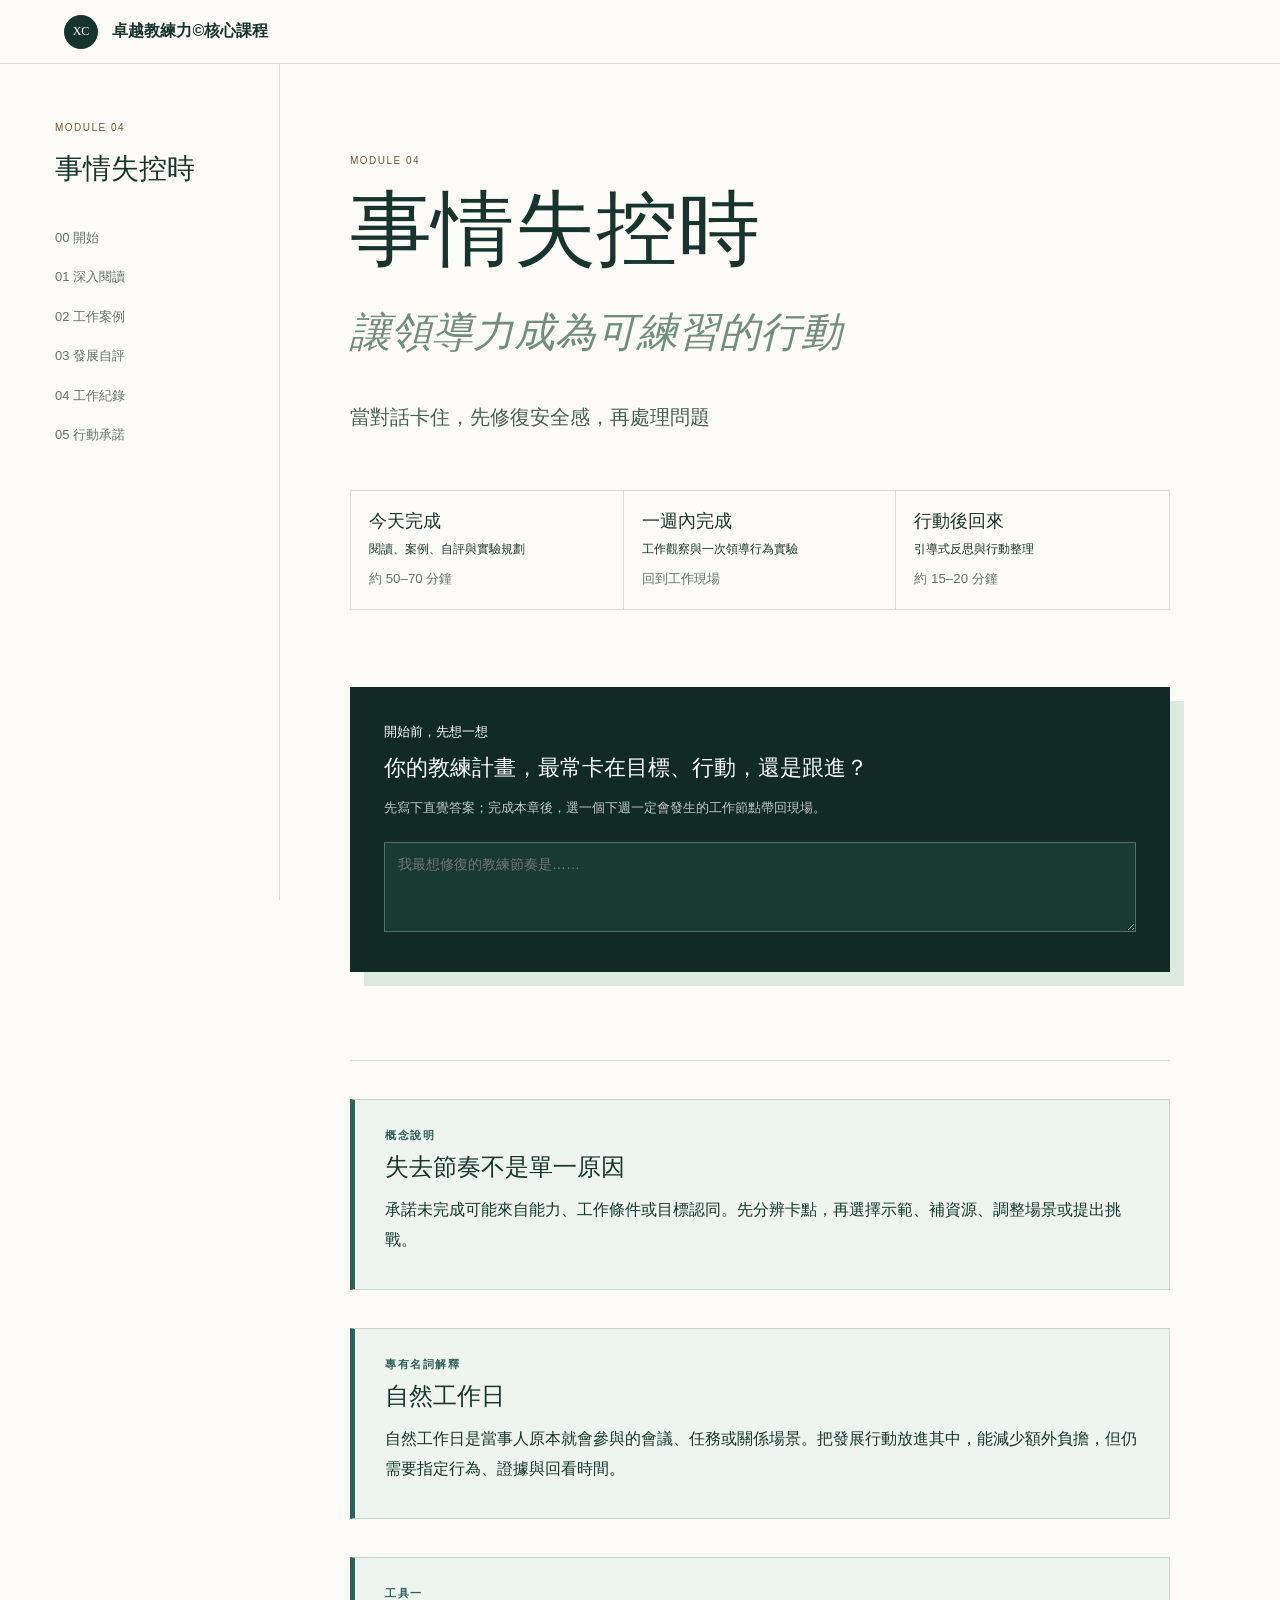
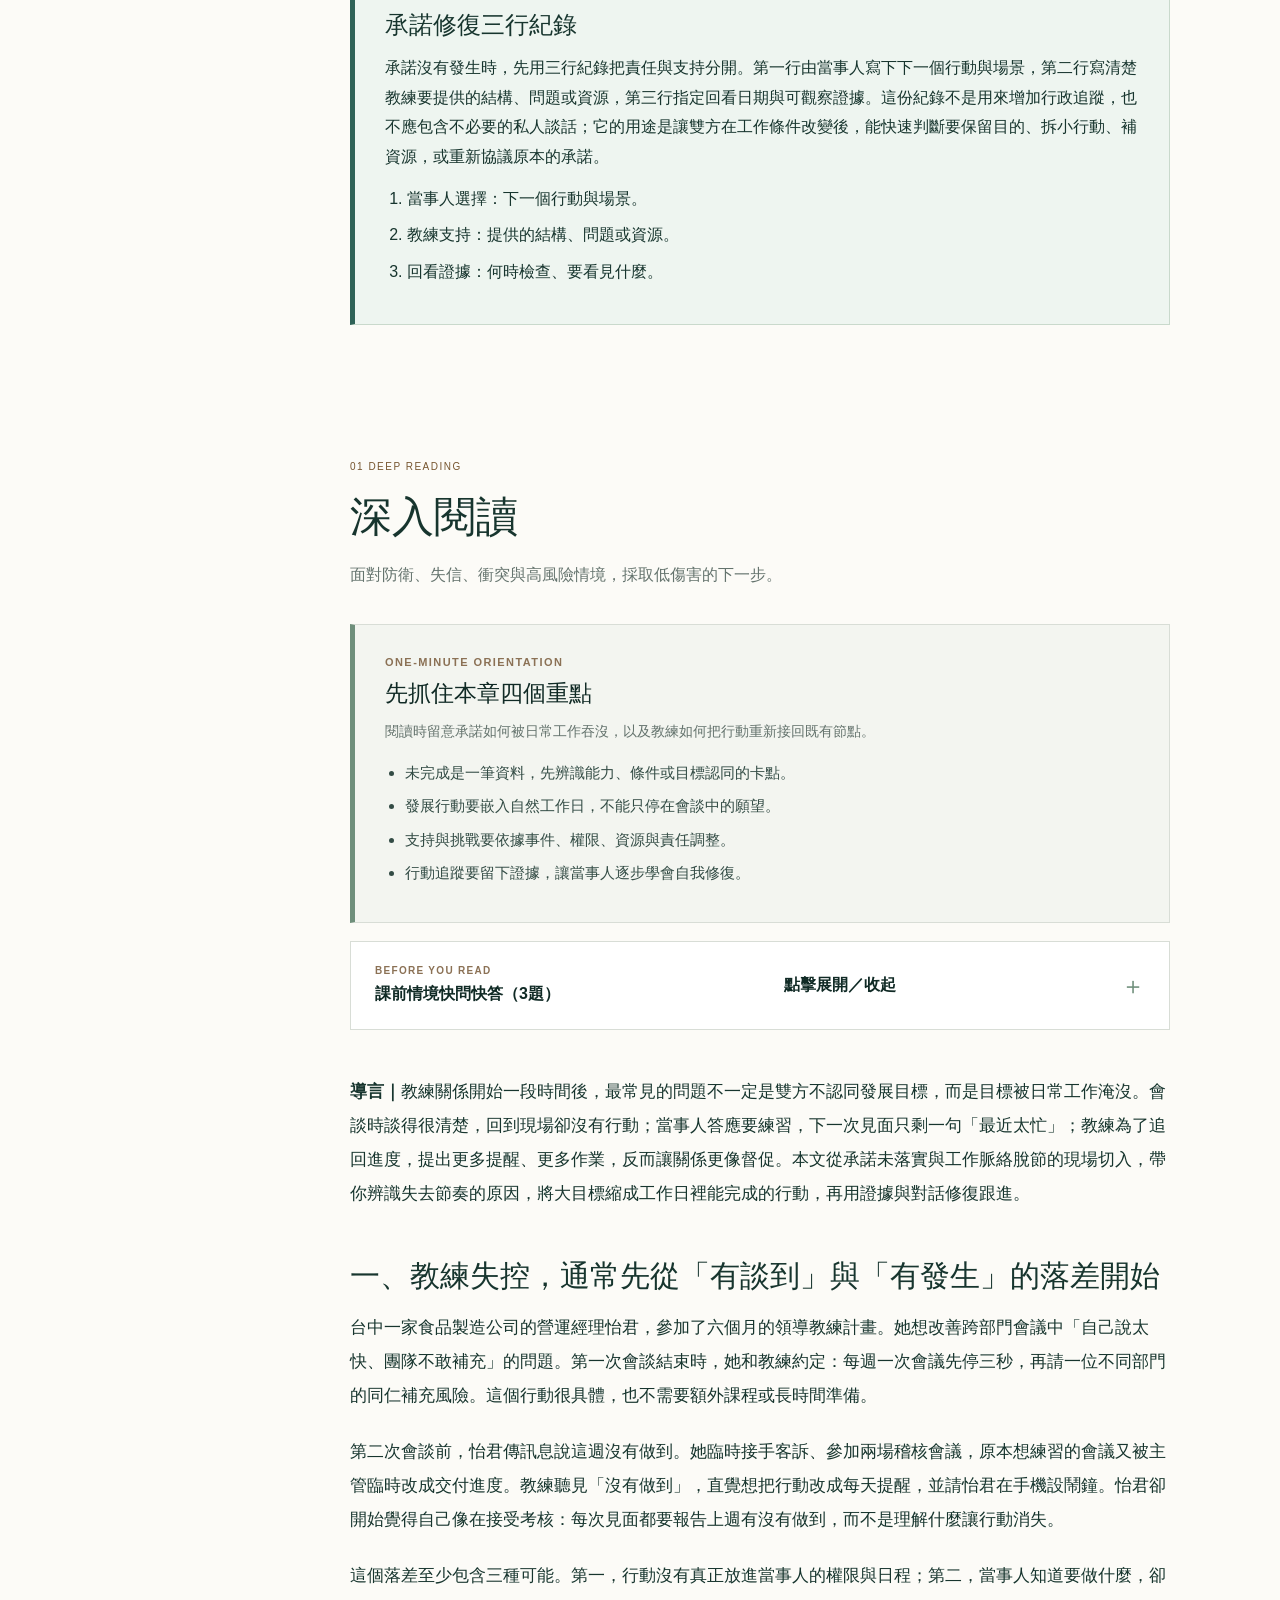
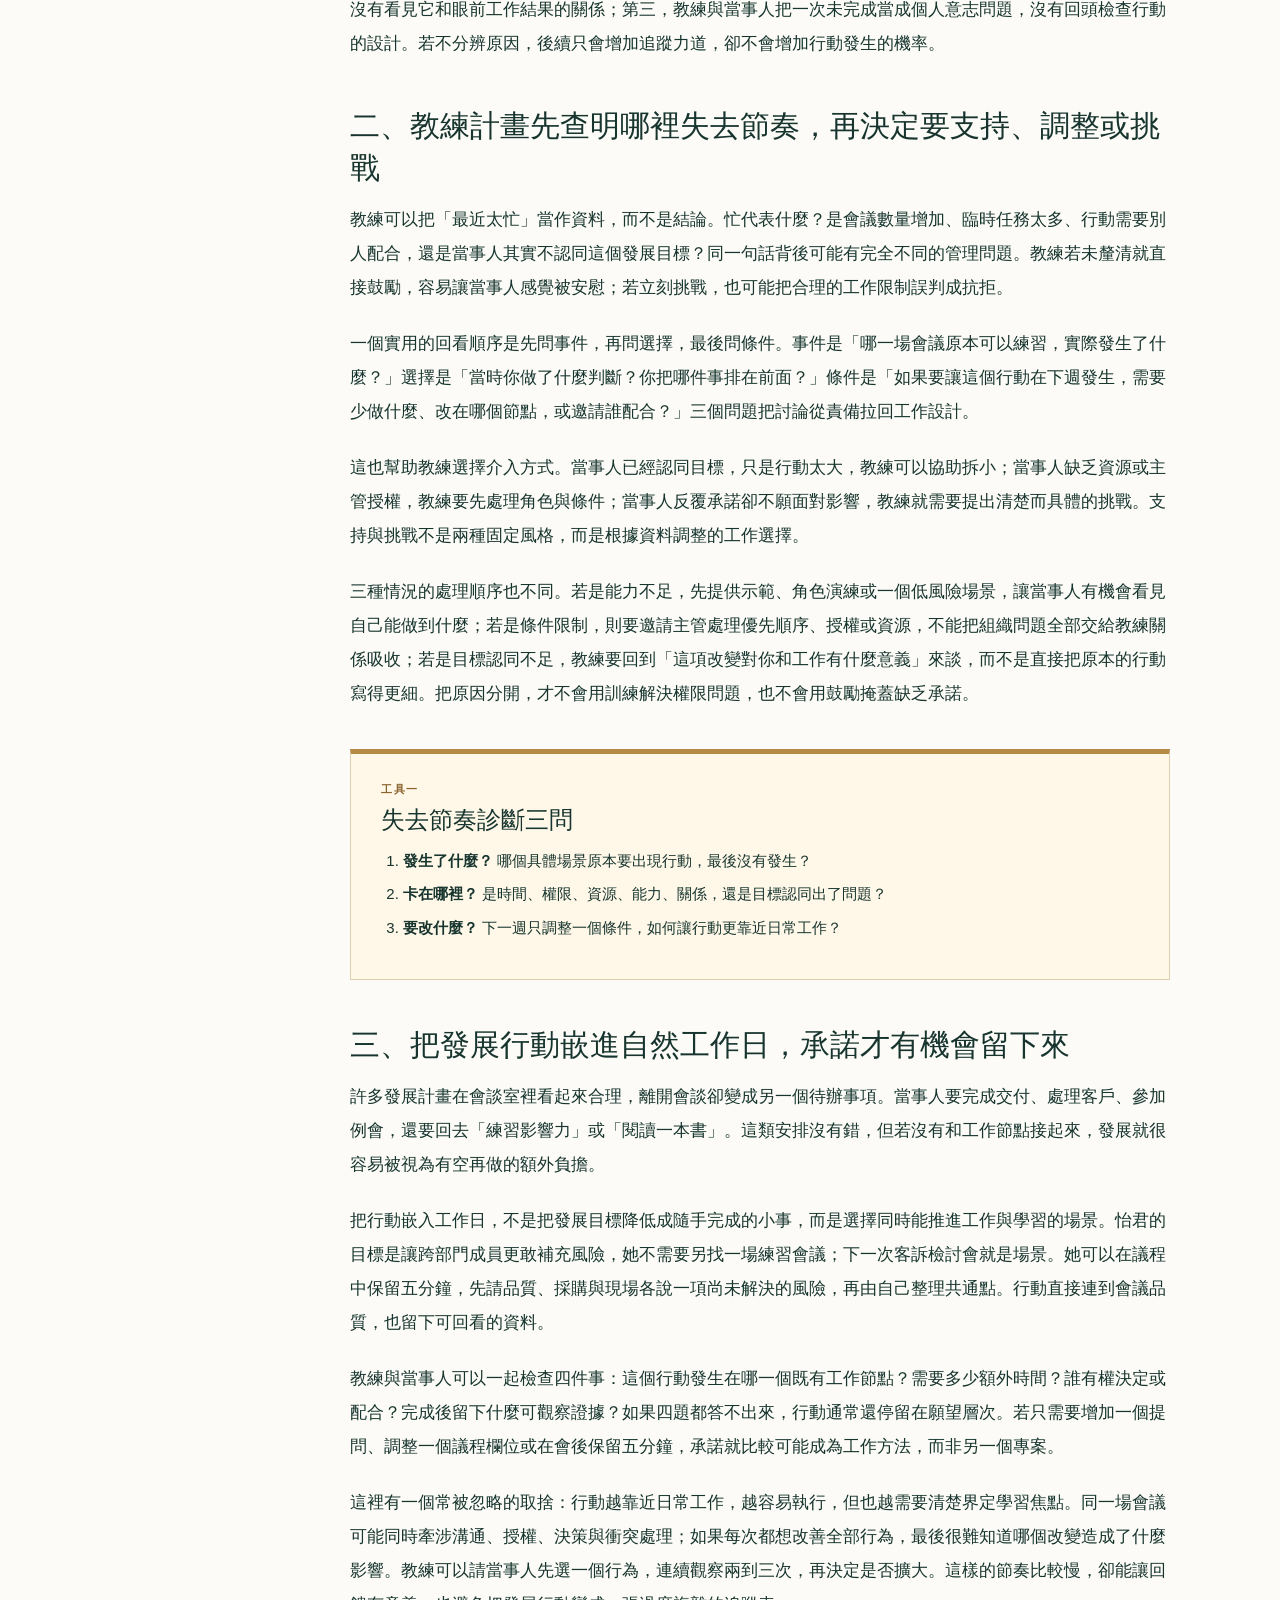
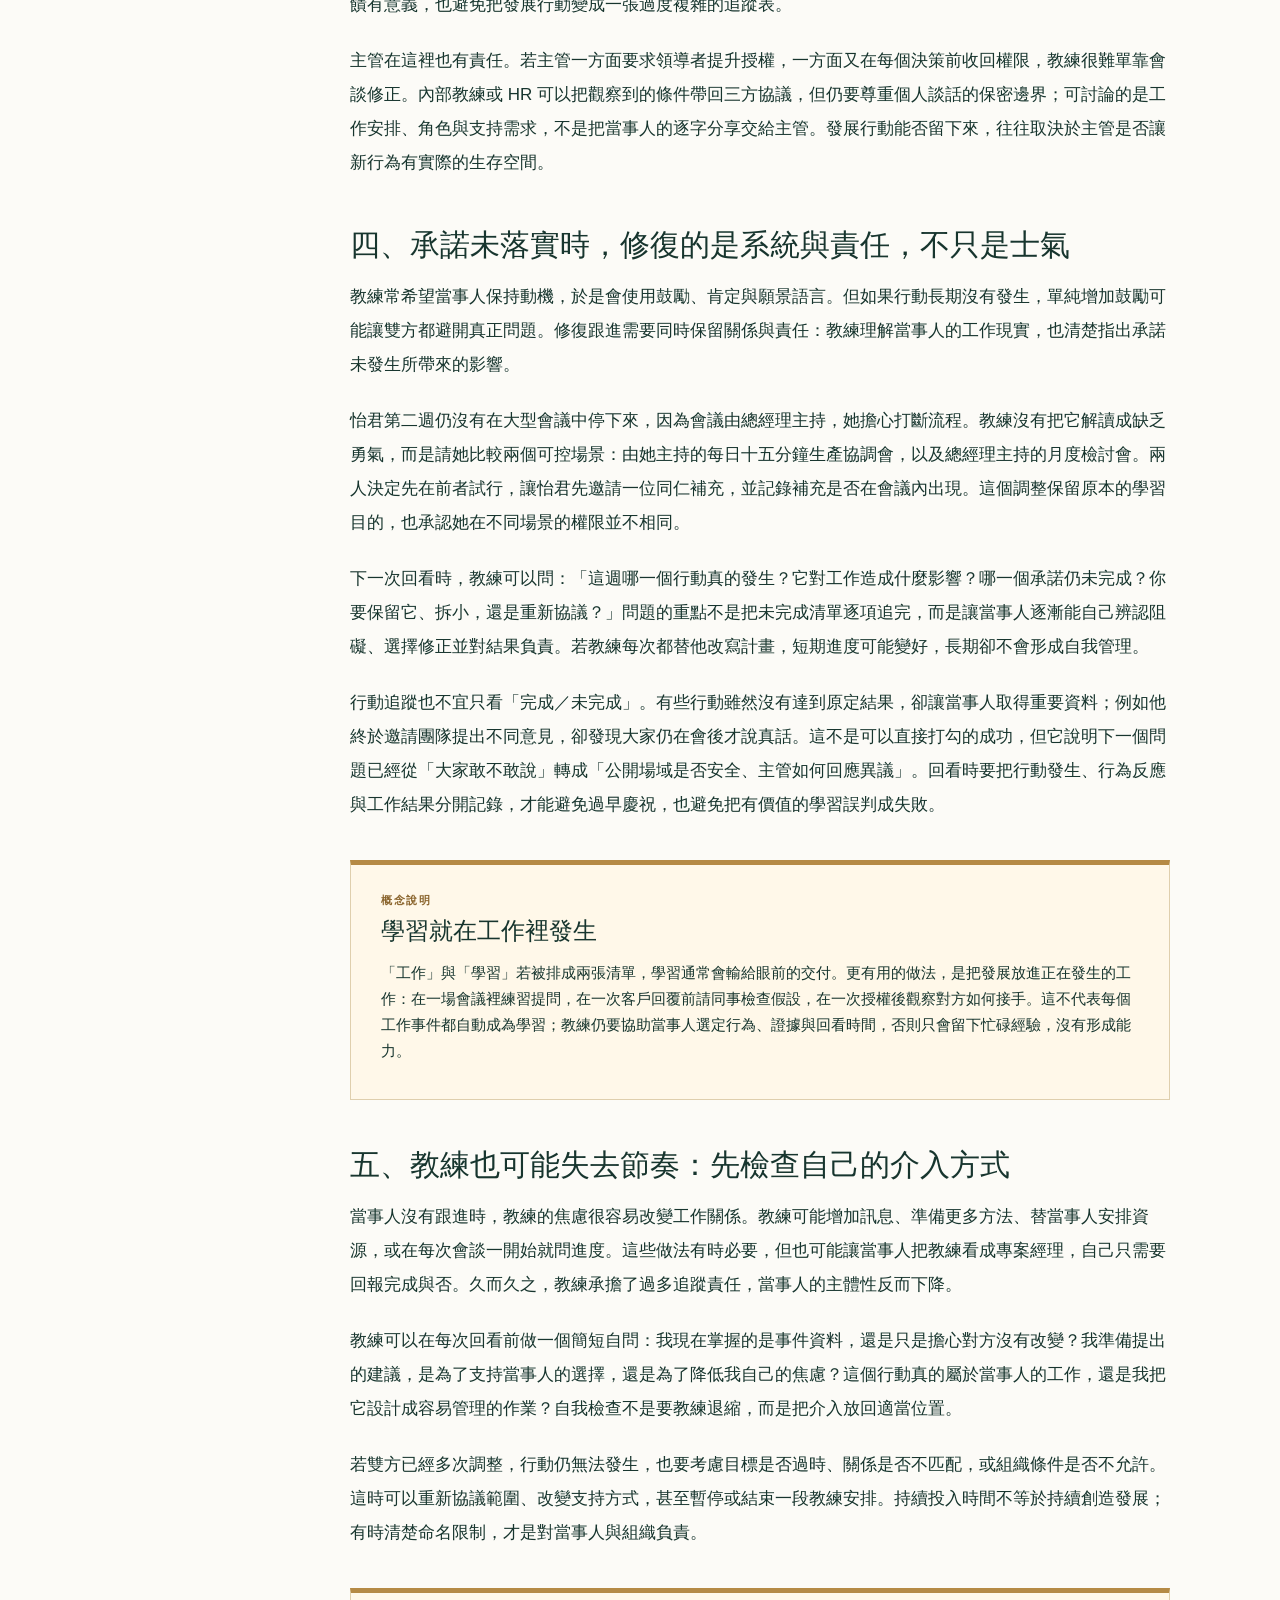
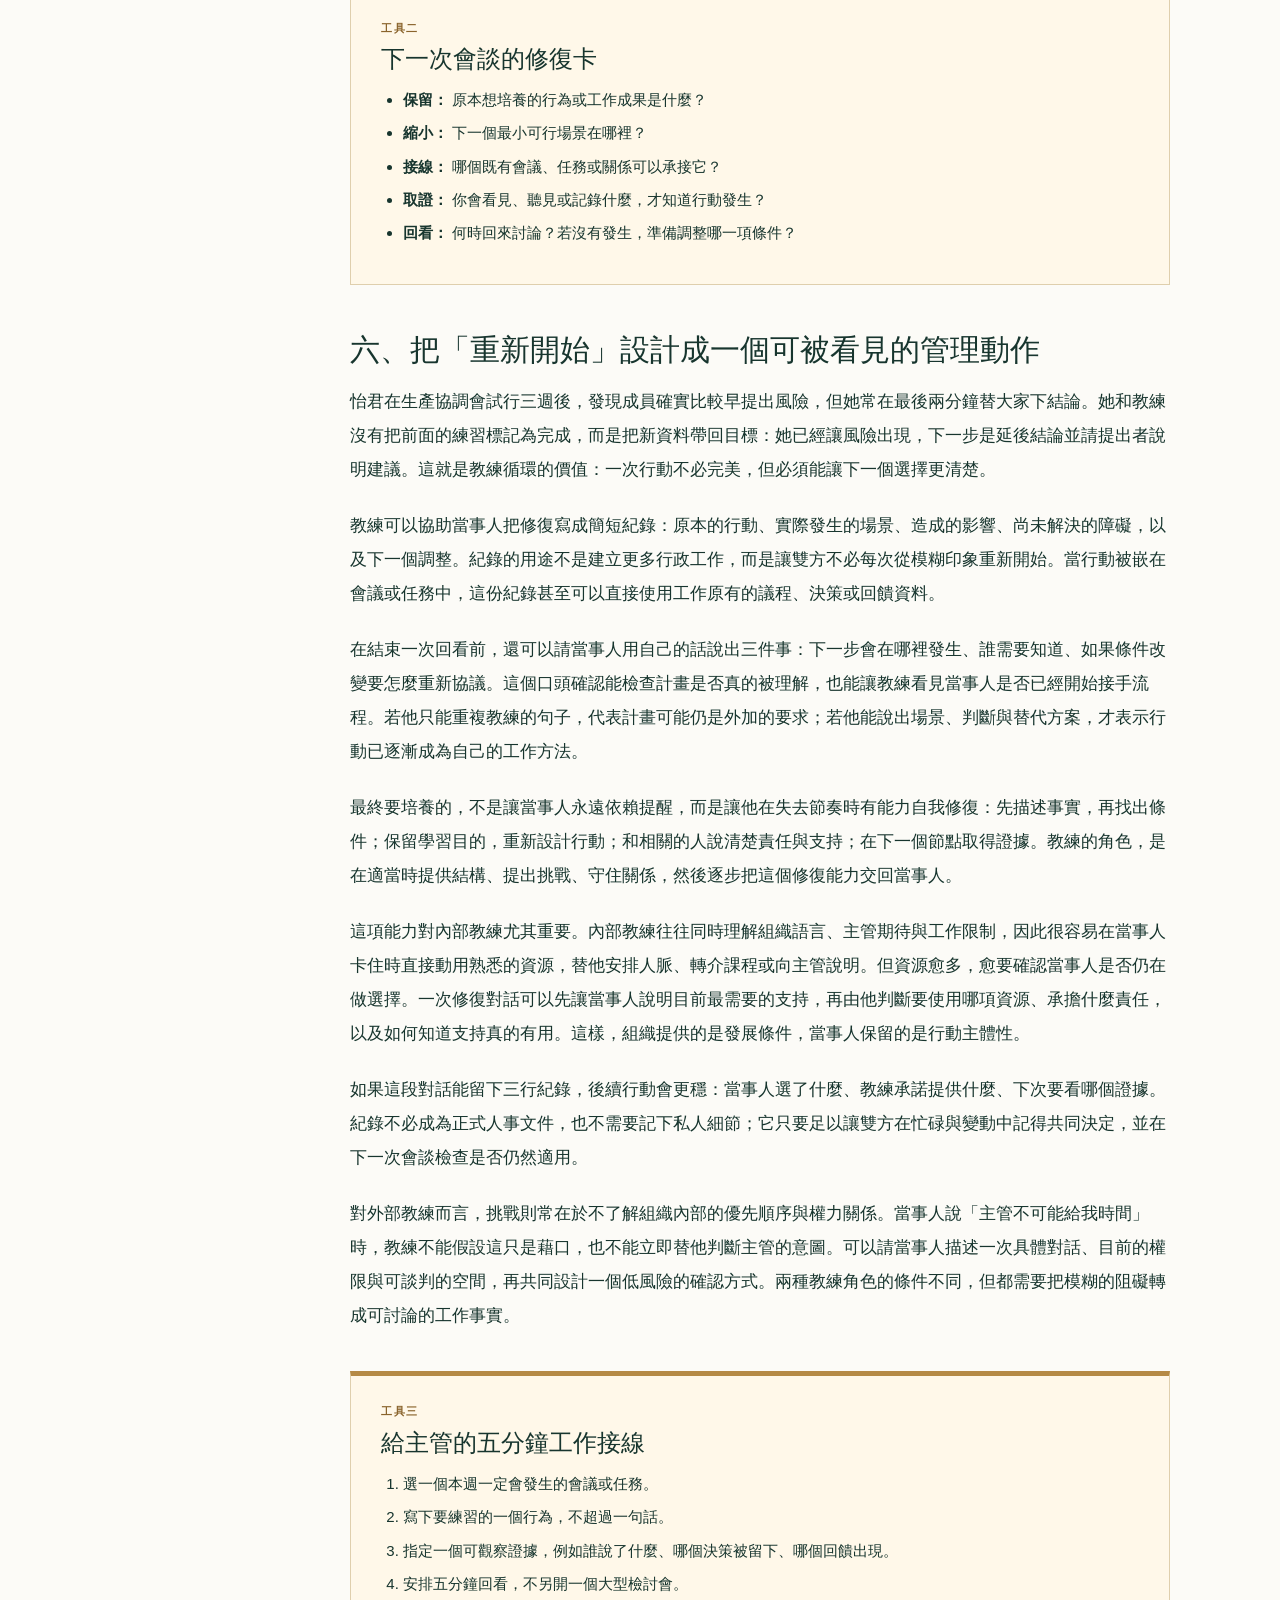
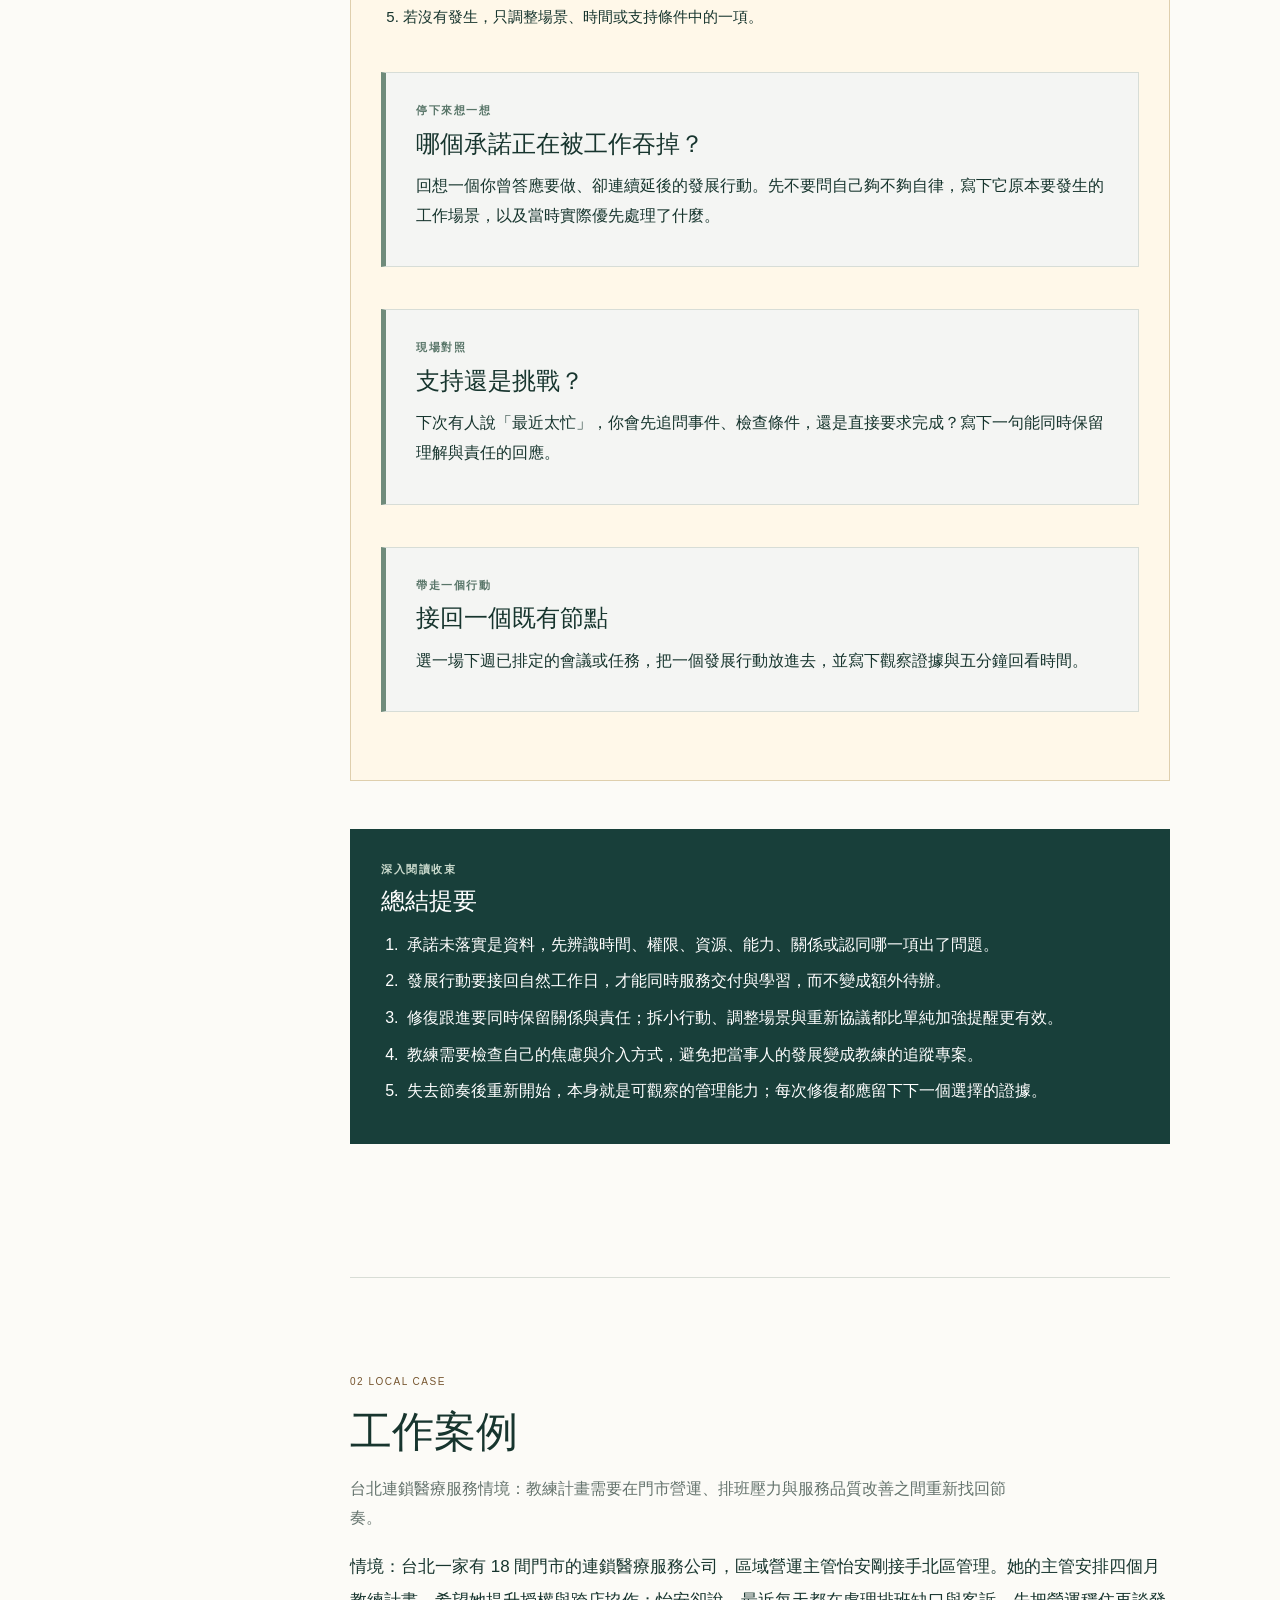
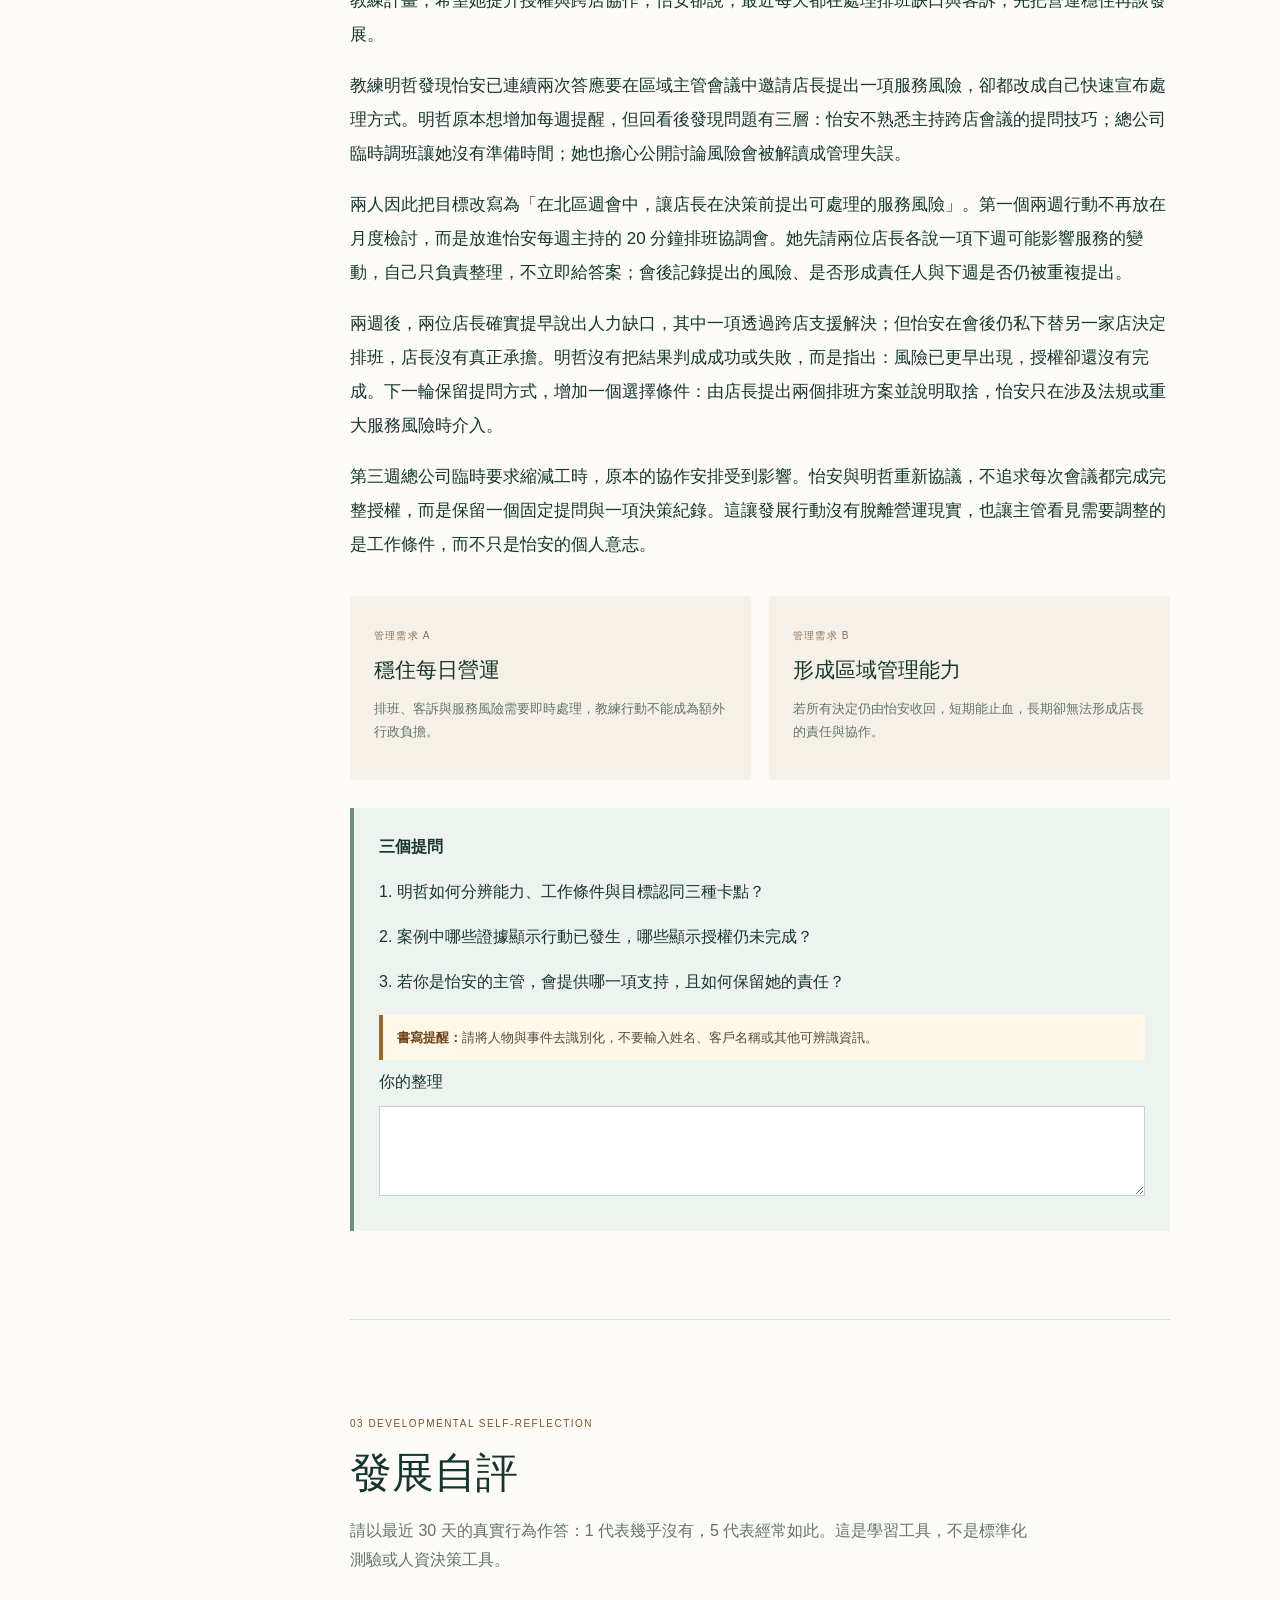
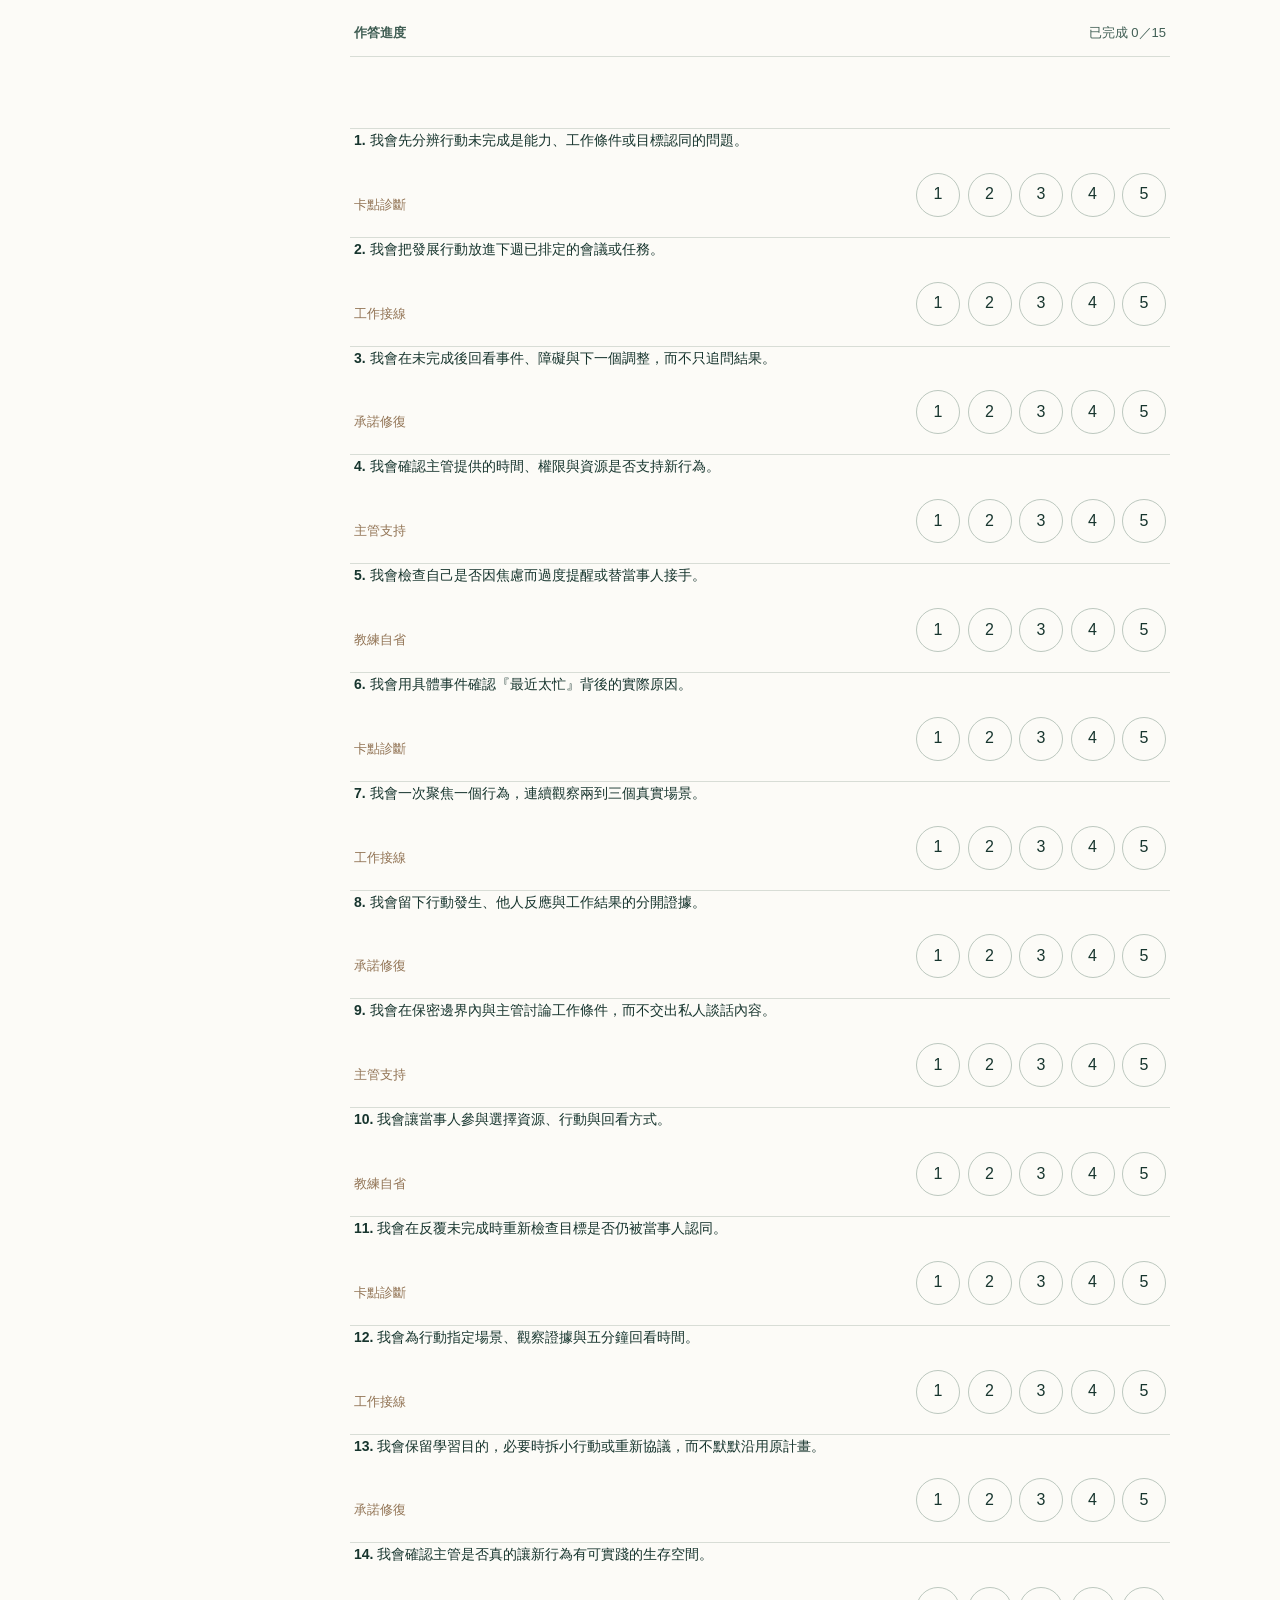
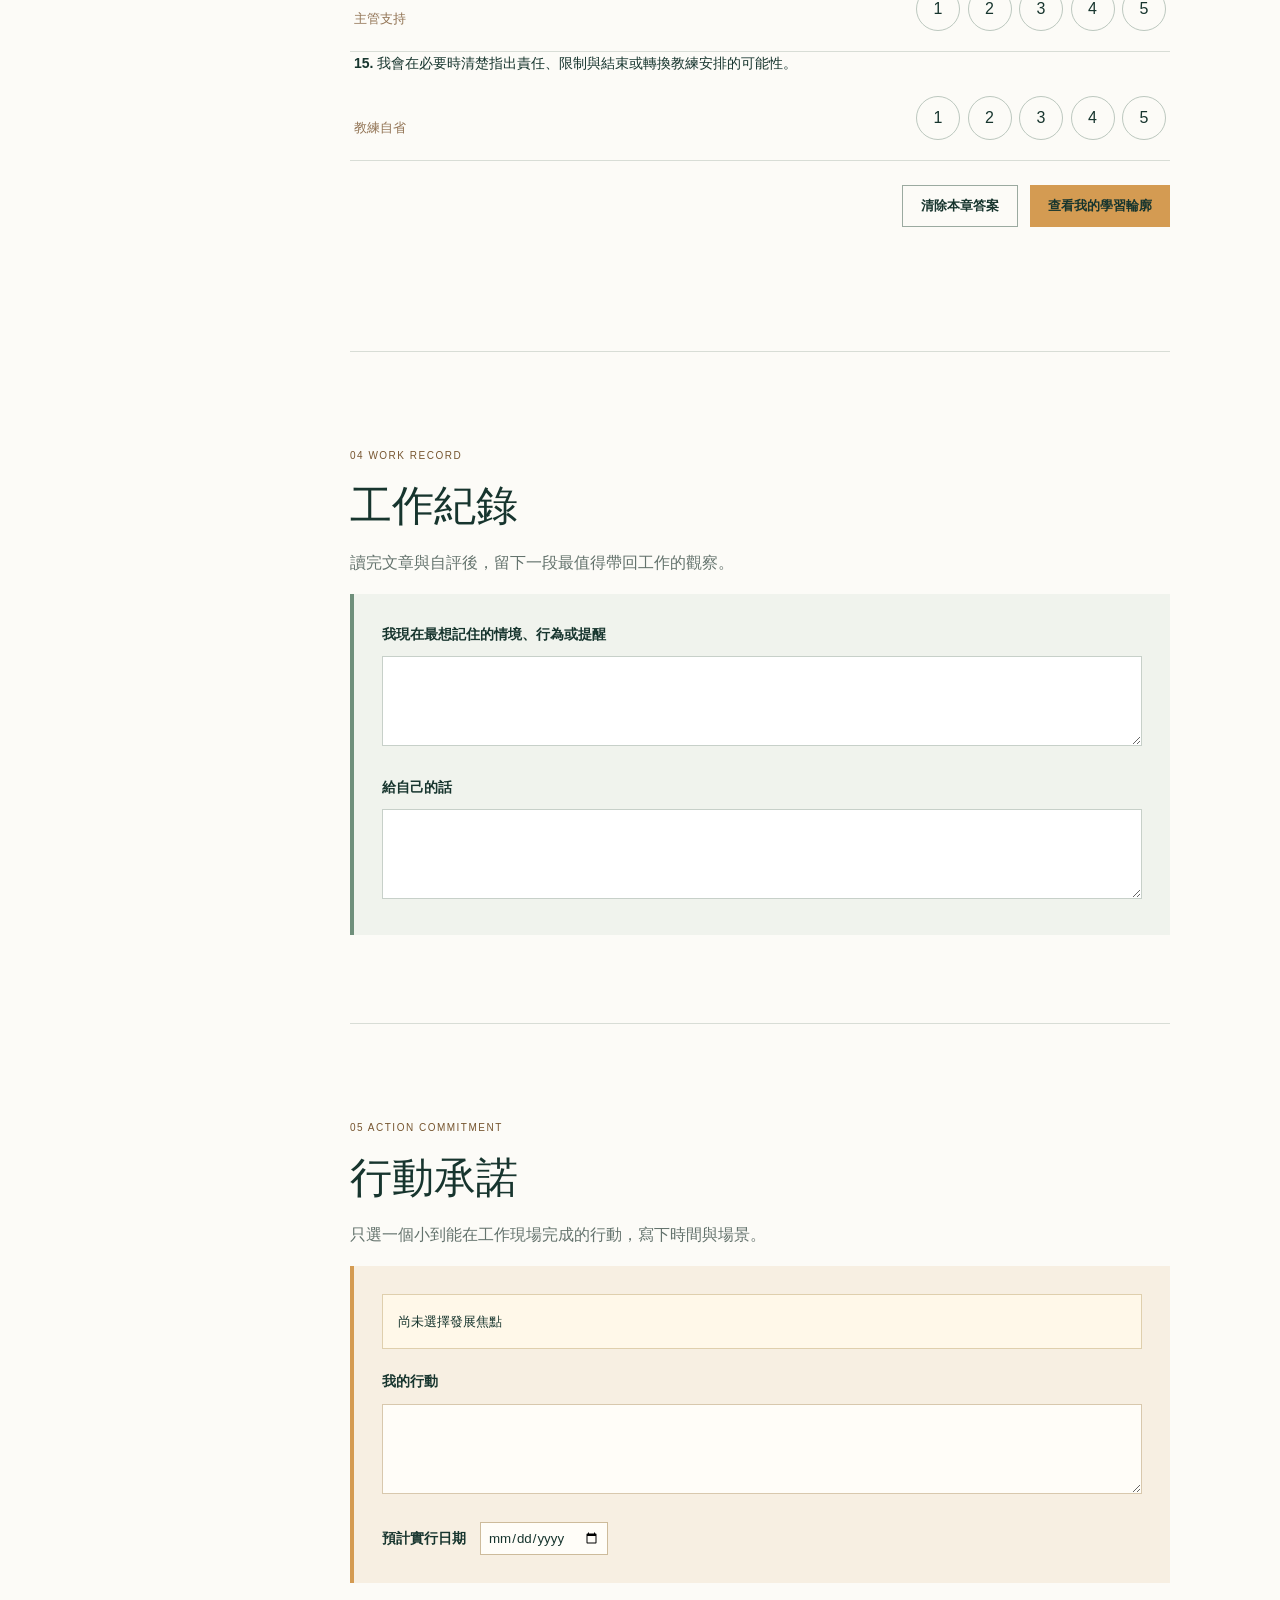
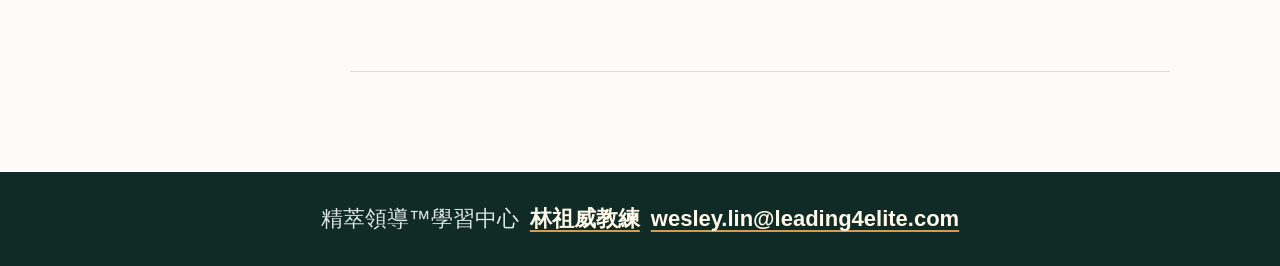
<file: LPI_Coach_Chapter10.html>
<!doctype html>
<html lang="zh-Hant">
<head>
<meta charset="utf-8">
<meta name="viewport" content="width=device-width,initial-scale=1">
<title>事情失控時｜卓越教練力©核心課程</title>
<meta name="description" content="教練計畫常因日常工作失去節奏。學習如何辨識承諾未落實的原因，把領導力發展嵌入工作，並用行動追蹤修復教練關係。">
<meta name="keywords" content="教練計畫,承諾未落實,領導力發展,行動追蹤,內部教練">
<meta property="og:title" content="教練計畫沒有進度怎麼辦？把未完成承諾接回工作｜模組04">
<meta property="og:description" content="教練計畫常因日常工作失去節奏。學習如何辨識承諾未落實的原因，把領導力發展嵌入工作，並用行動追蹤修復教練關係。">
<style>
:root{--ink:#17352e;--deep:#102a25;--sage:#6f8f7b;--cream:#f5f1e8;--paper:#fcfbf7;--gold:#d49b52;--line:#d8ddd6;--muted:#64736d}*{box-sizing:border-box}html{scroll-behavior:smooth}body{margin:0;background:var(--paper);color:var(--ink);font-family:"Noto Sans TC",Arial,sans-serif;line-height:1.8}.top{position:sticky;top:0;z-index:5;height:64px;padding:0 5%;background:#fcfbf7ee;backdrop-filter:blur(10px);border-bottom:1px solid var(--line);display:flex;align-items:center;justify-content:space-between}.brand{font-weight:700}.brand i{display:inline-grid;place-items:center;width:34px;height:34px;margin-right:10px;border-radius:50%;background:var(--ink);color:white;font:12px Georgia}.save{font-size:12px;color:var(--sage);opacity:0}.save.show{opacity:1}.layout{display:grid;grid-template-columns:250px minmax(0,820px);gap:70px;max-width:1220px;margin:auto}.side{position:sticky;top:64px;height:calc(100vh - 64px);padding:48px 25px;border-right:1px solid var(--line)}.side small,.kicker{font-size:10px;letter-spacing:.15em;color:#8b7155}.side h2{font:28px/1.4 Georgia;margin:8px 0 30px}.side a{display:block;padding:8px 0;text-decoration:none;color:var(--muted);font-size:13px}.side a:hover{color:var(--ink)}main{padding-bottom:100px}section{padding:88px 0;border-bottom:1px solid var(--line)}.hero{min-height:85vh;display:flex;flex-direction:column;justify-content:center}.hero h1{font:500 clamp(52px,7vw,82px)/1.08 Georgia;margin:16px 0}.hero h1 em{color:var(--sage);font-weight:400}.lead{font:20px/1.8 Georgia;color:#456057;max-width:680px}.dark{margin-top:42px;padding:30px 34px;background:var(--deep);color:white;box-shadow:14px 14px #dce9df}.dark h3{font:22px Georgia;margin:8px 0}.dark p{font-size:13px;color:#bdc9c4}.head h2{font:42px/1.3 Georgia;margin:10px 0}.head>p{color:var(--muted);max-width:680px}.intro{font:18px/2 Georgia;margin:40px 0}.intro strong{background:linear-gradient(transparent 55%,#f1d9ad 55%);font-weight:500}.lens{display:grid;grid-template-columns:56px 1fr;padding:32px 0;border-top:1px solid var(--line)}.lens>i{font:18px Georgia;color:var(--gold)}.lens h3{font:30px Georgia;margin:2px 0}.lens small{color:#8a7058}.lens p{font:16px/1.9 Georgia;margin:8px 0}.note{padding:12px 16px;background:#f0f3ed;color:var(--muted);font-size:12px}.note b{color:#8a7058;margin-right:10px}.management{margin:45px 0;padding:32px 38px;background:var(--deep);color:#c5d1cc}.management h3{font:26px Georgia;color:white}.quote{padding:35px;background:var(--cream);text-align:center;font:24px/1.7 Georgia}.chips span{display:inline-block;padding:4px 11px;margin-right:6px;border:1px solid #b9c4bb;border-radius:99px;font-size:11px}.story{font:17px/2 Georgia}.story mark{background:linear-gradient(transparent 55%,#f1d9ad 55%);color:inherit}.question{padding:25px;margin-top:28px;background:#edf3ee;border-left:4px solid var(--sage)}textarea{width:100%;min-height:90px;padding:13px;margin-top:9px;border:1px solid #c7d0c9;background:white;color:var(--ink);font:14px Arial;resize:vertical}.dark textarea{background:#173a32;color:white;border-color:#557067}.assess{border-top:1px solid var(--line);margin-top:35px}.q{display:grid;grid-template-columns:1fr 250px;gap:20px;align-items:center;padding:20px 4px;border-bottom:1px solid var(--line)}.q p{margin:0;font-size:14px}.q small{color:#927455}.rating{display:flex;justify-content:space-between}.rating label{cursor:pointer}.rating input{position:absolute;opacity:0}.rating span{display:grid;place-items:center;width:38px;height:38px;border:1px solid #bcc8bf;border-radius:50%}.rating input:checked+span{background:var(--ink);color:white}.result{display:none;margin-top:40px;padding:30px;background:#edf3ee}.result.show{display:block}.result-top{display:grid;grid-template-columns:1fr 350px;align-items:center}.result h3{font:28px Georgia}canvas{width:350px;max-width:100%;height:auto}.interpret{display:grid;grid-template-columns:1fr 1fr;gap:16px;border-top:1px solid #cbd8cf;padding-top:20px}.interpret>div{padding:20px;background:white}.interpret h4{font:21px Georgia;margin:5px 0}.interpret p{font-size:13px;color:var(--muted)}.bars{grid-column:1/-1!important;background:transparent!important}.bar{display:grid;grid-template-columns:45px 1fr 30px;align-items:center;gap:10px;margin:8px 0}.bar i{height:6px;background:#d4ded6}.bar em{display:block;height:100%;background:var(--gold)}.work{display:grid;grid-template-columns:1fr 1fr;gap:20px}.work label,.reflect label{font-size:13px;font-weight:700}.experiment{background:#f7efe2;color:var(--ink);margin:0;padding:42px 0;border-top:5px solid var(--gold)}.experiment ol{display:grid;grid-template-columns:repeat(3,1fr);gap:20px;padding:0;list-style:none}.experiment li b{display:block;color:#e4be87;font:20px Georgia}.experiment li span{font-size:12px;color:#b8c7c0}.reflect label{display:grid;grid-template-columns:40px 1fr;padding:20px 0;border-top:1px solid var(--line)}.reflect label>b{color:var(--gold);font:18px Georgia}.button{padding:12px 18px;background:var(--gold);border:0;color:var(--ink);font-weight:700;cursor:pointer}.final{padding:32px;background:var(--cream);text-align:center}.final h3{font:24px Georgia}footer{padding:35px 5%;background:var(--deep);color:white}@media(max-width:800px){.layout{display:block}.side{position:relative;top:0;height:auto;border:0;padding:25px}.side a{display:inline-block;margin-right:15px}main{padding:0 20px}.q,.result-top{grid-template-columns:1fr}.interpret,.work{grid-template-columns:1fr}.bars{grid-column:1!important}.experiment{margin:0 -20px;padding:50px 20px}.experiment ol{grid-template-columns:1fr}.hero{min-height:auto}.head h2{font-size:34px}}
.reading-essay{font:17px/2 Georgia,"Noto Serif TC",serif;margin:45px 0}.reading-essay h3,.intro h3{font:30px/1.4 Georgia,"Noto Serif TC",serif;margin:44px 0 14px}.reading-essay p{margin:0 0 22px}.reading-essay h3:first-child{margin-top:0}
.assessment-progress{display:flex;justify-content:space-between;gap:20px;margin-top:34px;padding:12px 4px;border-bottom:1px solid var(--line);color:#405e54;font-size:13px}.assessment-actions{display:flex;justify-content:flex-end;gap:12px;margin-top:24px}.clear-button{padding:11px 18px;border:1px solid #9baaa0;background:transparent;color:var(--ink);font-weight:700;cursor:pointer}.clear-button:hover{background:#f0f3ef}.assessment-message{min-height:26px;margin:10px 0 0;text-align:right;color:#8f3028;font-size:13px;font-weight:700}.assessment-message-top{text-align:left;margin:10px 0 0}.q{margin:0;min-width:0;border:0;border-bottom:1px solid var(--line)}.q legend{grid-column:1;grid-row:1;padding:0;font-size:14px;line-height:1.7}.q>small{grid-column:1;grid-row:2}.q>.rating{grid-column:2;grid-row:1/3}.q.missing{background:#fff2ee;box-shadow:inset 3px 0 #b85d4f}.q:focus-visible{outline:3px solid #8a5a20;outline-offset:4px}.rating span{min-width:44px;min-height:44px}.rating input:focus-visible+span{outline:3px solid #8a5a20;outline-offset:3px}.privacy-nudge{margin:18px 0 8px;padding:12px 14px;background:#fff8e9;border-left:4px solid #9a6729;color:#4f493f;font-size:13px;line-height:1.65}.privacy-nudge b{color:#704514}.side small,.kicker,.reading-brief .brief-label,.quick-scan>summary small,.tool-label{color:#76552f}@media(max-width:800px){.q legend,.q>small,.q>.rating{grid-column:1;grid-row:auto}.rating{gap:8px}.rating label{flex:1}.rating span{width:100%}}
.journey-plan{display:grid;grid-template-columns:repeat(3,1fr);margin:35px 0;border:1px solid var(--line)}.journey-plan>div{padding:18px;border-right:1px solid var(--line)}.journey-plan>div:last-child{border:0}.journey-plan b,.journey-plan span,.journey-plan small{display:block}.journey-plan b{font:18px Georgia}.journey-plan span{font-size:12px;margin:6px 0}.journey-plan small{color:var(--muted)}.deep-reading blockquote{margin:34px 0;padding:20px 24px;background:#edf3ee;border-left:4px solid var(--sage);font:16px/1.8 Georgia;color:#355249}.deep-reading h2{font:32px/1.4 Georgia;margin:55px 0 15px}.focus-picker{margin-top:26px;padding:24px;background:#fff}.focus-picker h4{font:21px Georgia;margin:0 0 5px}.focus-options{display:flex;flex-wrap:wrap;gap:8px;margin-top:14px}.focus-options button{padding:8px 13px;border:1px solid #9fb0a5;background:#fff;color:var(--ink);cursor:pointer}.focus-options button.selected{background:var(--ink);color:#fff}.experiment-focus{margin-top:20px;padding:15px;border:1px solid #cdbb9b;color:var(--ink);font-size:13px}.return-later{max-width:820px;margin:0 auto;padding:45px;background:var(--cream);text-align:center}.return-later h3{font:27px Georgia;margin:8px}.return-later p{color:var(--muted)}.return-later label{font-size:13px}.return-later input{margin-left:10px;padding:7px;border:1px solid #b9c3bb;background:#fff}@media(max-width:800px){.journey-plan{grid-template-columns:1fr}.journey-plan>div{border-right:0;border-bottom:1px solid var(--line)}}
.case-contrast{display:grid;grid-template-columns:1fr 1fr;gap:18px;margin-top:34px}.case-contrast>div{padding:24px;background:var(--cream)}.case-contrast span{font-size:10px;letter-spacing:.12em;color:#8a7058}.case-contrast h3{font:21px Georgia;margin:7px 0}.case-contrast p{font-size:13px;color:var(--muted)}@media(max-width:700px){.case-contrast{grid-template-columns:1fr}}
.assessment-evidence{margin-top:24px;padding-top:22px;border-top:1px solid var(--line)}.assessment-evidence label{display:block;margin-top:14px;font-size:13px;font-weight:700}.chapter-prompt{padding:24px!important;margin-bottom:24px;background:#edf3ee;border:0!important}.chapter-prompt>b{color:var(--sage)!important}
.team-map{margin-top:40px;padding:28px;background:var(--cream)}.team-map h3{font:26px Georgia;margin:0}.team-map>p{color:var(--muted);font-size:13px}
.review-link{display:inline-block;margin-left:8px;text-decoration:none;background:var(--ink);color:#fff}
.reading-tool{margin:38px 0;padding:26px 30px;background:#fff8e9;border:1px solid #dfcfad;border-top:5px solid #b58a45;font:15px/1.75 Arial,"Noto Sans TC",sans-serif;color:var(--ink)}.reading-tool .tool-label,.reading-callout .tool-label,.reading-summary .tool-label{display:block;margin-bottom:5px;color:#8a642c;font-size:11px;font-weight:800;letter-spacing:.14em}.reading-tool h3,.reading-callout h3,.reading-summary h3{margin:0 0 12px!important;font:24px/1.35 Georgia,"Noto Serif TC",serif!important}.reading-tool p,.reading-callout p{margin:8px 0!important}.reading-tool ol,.reading-tool ul,.reading-callout ol,.reading-callout ul,.reading-summary ol{margin:12px 0 12px 22px;padding:0}.reading-tool li,.reading-callout li,.reading-summary li{margin:7px 0}.reading-tool .tool-limit{margin-top:14px!important;padding-top:12px;border-top:1px solid #dfcfad;color:#6e604d;font-size:13px}.reading-callout{margin:38px 0;padding:26px 30px;background:#eef5f0;border:1px solid #c9d9cc;border-left:5px solid #2f6257;font:16px/1.85 "Noto Sans TC",system-ui,sans-serif;color:var(--ink)}.reading-callout .tool-label{color:#2f6257}.reading-summary{margin:48px 0 12px;padding:30px;background:#183f3a;color:#fff;border:1px solid #183f3a;font:16px/1.85 "Noto Sans TC",system-ui,sans-serif}.reading-summary .tool-label{color:#c9d9cc}.reading-summary h3{color:#fff}.reading-summary ol{margin-bottom:0}.reading-summary li{padding-left:4px}
.reading-brief{margin:34px 0 18px;padding:28px 30px;background:#f3f5f0;border:1px solid #d8ddd6;border-left:5px solid var(--sage)}.reading-brief .brief-label{display:block;margin-bottom:6px;color:#8b7155;font-size:11px;font-weight:700;letter-spacing:.13em}.reading-brief h3{margin:0 0 8px;font:500 23px/1.4 Georgia,"Noto Serif TC",serif;color:var(--deep)}.reading-brief>p{margin:0 0 16px;color:var(--muted);font-size:14px}.reading-brief ul{margin:0;padding-left:1.25em}.reading-brief li{margin:8px 0;color:#334c45;font-size:15px;line-height:1.7}.quick-scan{margin:18px 0 42px;border:1px solid #d8ddd6;background:#fff}.quick-scan>summary{display:flex;align-items:center;justify-content:space-between;gap:20px;padding:20px 24px;cursor:pointer;color:var(--deep);font-weight:700;list-style:none}.quick-scan>summary::-webkit-details-marker{display:none}.quick-scan>summary::after{content:"＋";font-size:24px;font-weight:400;color:var(--sage)}.quick-scan[open]>summary::after{content:"−"}.quick-scan>summary small{display:block;color:#8b7155;font-size:10px;letter-spacing:.13em}.quick-scan-body{padding:0 24px 26px;border-top:1px solid var(--line)}.quick-scan-intro{margin:18px 0;color:var(--muted);font-size:14px}.quick-scan-question{padding:22px 0;border-top:1px solid var(--line)}.quick-scan-question:first-of-type{border-top:0}.quick-scan-question h4{margin:0 0 12px;font-size:16px;line-height:1.6;color:var(--deep)}.quick-scan-options{display:grid;grid-template-columns:1fr 1fr;gap:10px}.quick-scan-options button{padding:14px 16px;border:1px solid #b9c5bd;background:var(--paper);color:var(--ink);font:14px/1.6 Arial,"Noto Sans TC",sans-serif;text-align:left;cursor:pointer}.quick-scan-options button:hover,.quick-scan-options button:focus-visible{border-color:var(--sage);background:#f1f5f1}.quick-scan-options button.selected{border-color:var(--ink);background:var(--ink);color:#fff}.quick-scan-feedback{margin:12px 0 0;padding:14px 16px;background:#edf3ee;border-left:4px solid var(--sage);color:#355249;font-size:13px;line-height:1.7}@media(max-width:800px){.reading-brief{padding:22px 20px;margin-top:28px}.reading-brief h3{font-size:21px}.quick-scan-options{grid-template-columns:1fr}.quick-scan>summary,.quick-scan-body{padding-left:20px;padding-right:20px}}
.chapter-content,
main p,
main li,
main blockquote,
main label,
main input,
main textarea,
main select {
  font-family: "Noto Sans TC", Arial, sans-serif;
}
.reading-pause{margin:42px 0;padding:28px 30px;background:#f4f5f3;border:1px solid #d7ddd7;border-left:5px solid #6f8b7b;font:16px/1.85 "Noto Sans TC",system-ui,sans-serif;color:var(--ink)}.reading-pause--compare{background:#f5f1e9;border-left-color:#b58a45}.reading-pause--action{background:#edf4f1;border-left-color:#2f6257}.reading-pause .pause-label{display:block;margin-bottom:6px;color:#587568;font-size:11px;font-weight:800;letter-spacing:.14em}.reading-pause--compare .pause-label{color:#8a642c}.reading-pause--action .pause-label{color:#2f6257}.reading-pause h3{margin:0 0 10px!important;font:24px/1.4 Georgia,"Noto Serif TC",serif!important}.reading-pause p{margin:8px 0!important}.reading-pause .pause-prompt{margin-top:18px!important;font-weight:700}.reading-pause .pause-line{height:28px;border-bottom:1px solid #aebbb2}
.action-loop{display:flex;align-items:center;justify-content:center;gap:16px;margin:28px 0;padding:16px;background:#f0f3ed;color:#587568;font-size:14px;font-weight:700}.action-loop b{color:#b58a45;font-size:20px}
.simple-record{display:grid;gap:20px;padding:28px;background:#f0f3ed;border-left:4px solid var(--sage)}.simple-record label{font-size:14px;font-weight:700}.action-commitment{background:#f7efe2;border-left-color:var(--gold)}.action-commitment textarea{background:#fffdf8;color:var(--ink);border-color:#d8c8ad}.action-commitment input{padding:7px;border:1px solid #cdbb9b;background:#fffdf8;color:var(--ink)}.action-date{display:flex;align-items:center;gap:14px}.experiment-focus{margin:0;padding:15px;background:#fff8e9;border:1px solid #dfcfad;color:var(--ink);font-size:13px}.experiment-focus b{color:var(--ink)}
body{font-size:calc(16px * var(--reader-font-size,1));color:var(--reader-text-color,var(--ink))}.hero h1 em{font-size:50%}.admin-link{font-size:12px;color:var(--muted);text-decoration:none;margin-left:auto}.admin-link:hover{color:var(--ink)}

.brand{color:var(--ink);text-decoration:none}.brand:hover,.brand:focus-visible{color:var(--sage)}.brand:focus-visible{outline:2px solid var(--gold);outline-offset:4px;border-radius:4px}
</style>
<style id="noto-body">main p,main li,main blockquote,main label,main input,main textarea,main select{font-family:"Noto Sans TC",Arial,sans-serif}</style><link rel="stylesheet" href="assets/site-shell.css"></head>
<body class="chapter-page">
<div class="top"><a class="brand" href="index.html" aria-label="返回卓越教練力©核心課程"><i>XC</i> 卓越教練力©核心課程</a><span id="saved" class="save">已儲存於本機</span></div><div class="layout"><aside class="side"><small>MODULE 04</small><h2>事情失控時</h2><a href="#s0">00 開始</a><a href="#s1">01 深入閱讀</a><a href="#s2">02 工作案例</a><a href="#s3">03 發展自評</a><a href="#s4">04 工作紀錄</a><a href="#s5">05 行動承諾</a></aside><main><section class="hero" id="s0"><small class="kicker">MODULE 04</small><h1>事情失控時<br><em>讓領導力成為可練習的行動</em></h1><p class="lead">當對話卡住，先修復安全感，再處理問題</p><div class="journey-plan"><div><b>今天完成</b><span>閱讀、案例、自評與實驗規劃</span><small>約 50–70 分鐘</small></div><div><b>一週內完成</b><span>工作觀察與一次領導行為實驗</span><small>回到工作現場</small></div><div><b>行動後回來</b><span>引導式反思與行動整理</span><small>約 15–20 分鐘</small></div></div><div class="dark"><small>開始前，先想一想</small><h3>你的教練計畫，最常卡在目標、行動，還是跟進？</h3><p>先寫下直覺答案；完成本章後，選一個下週一定會發生的工作節點帶回現場。</p><textarea data-key="startPrompt" placeholder="我最想修復的教練節奏是……"></textarea></div></section><aside class="reading-callout"><span class="tool-label">概念說明</span><h3>失去節奏不是單一原因</h3><p>承諾未完成可能來自能力、工作條件或目標認同。先分辨卡點，再選擇示範、補資源、調整場景或提出挑戰。</p></aside><aside class="reading-callout"><span class="tool-label">專有名詞解釋</span><h3>自然工作日</h3><p>自然工作日是當事人原本就會參與的會議、任務或關係場景。把發展行動放進其中，能減少額外負擔，但仍需要指定行為、證據與回看時間。</p></aside><aside class="reading-callout"><span class="tool-label">工具一</span><h3>承諾修復三行紀錄</h3><p>承諾沒有發生時，先用三行紀錄把責任與支持分開。第一行由當事人寫下下一個行動與場景，第二行寫清楚教練要提供的結構、問題或資源，第三行指定回看日期與可觀察證據。這份紀錄不是用來增加行政追蹤，也不應包含不必要的私人談話；它的用途是讓雙方在工作條件改變後，能快速判斷要保留目的、拆小行動、補資源，或重新協議原本的承諾。</p><ol><li>當事人選擇：下一個行動與場景。</li><li>教練支持：提供的結構、問題或資源。</li><li>回看證據：何時檢查、要看見什麼。</li></ol></aside><section id="s1"><div class="head"><small class="kicker">01 DEEP READING</small><h2>深入閱讀</h2><p>面對防衛、失信、衝突與高風險情境，採取低傷害的下一步。</p></div><aside class="reading-brief" aria-labelledby="reading-brief-title"><span class="brief-label">ONE-MINUTE ORIENTATION</span><h3 id="reading-brief-title">先抓住本章四個重點</h3><p>閱讀時留意承諾如何被日常工作吞沒，以及教練如何把行動重新接回既有節點。</p><ul><li>未完成是一筆資料，先辨識能力、條件或目標認同的卡點。</li><li>發展行動要嵌入自然工作日，不能只停在會談中的願望。</li><li>支持與挑戰要依據事件、權限、資源與責任調整。</li><li>行動追蹤要留下證據，讓當事人逐步學會自我修復。</li></ul></aside><details class="quick-scan"><summary><span><small>BEFORE YOU READ</small>課前情境快問快答（3題）</span><span>點擊展開／收起</span></summary><div class="quick-scan-body"><p class="quick-scan-intro">請依直覺選擇。這不是測驗，沒有標準答案；每題只用一段評論幫你看見當下的判斷起點。</p><article class="quick-scan-question" data-question="0"><h4>1. 當事人說『最近太忙』，你會先？</h4><div class="quick-scan-options"><button type="button" data-option="0" aria-pressed="false">先把完成期限延後。</button><button type="button" data-option="1" aria-pressed="false">回看行動原本要在哪個工作場景發生。</button></div><p class="quick-scan-feedback" hidden aria-live="polite"></p></article><article class="quick-scan-question" data-question="1"><h4>2. 一項發展行動一直沒有發生，你會？</h4><div class="quick-scan-options"><button type="button" data-option="0" aria-pressed="false">增加提醒與追蹤頻率。</button><button type="button" data-option="1" aria-pressed="false">區分能力、條件與目標認同。</button></div><p class="quick-scan-feedback" hidden aria-live="polite"></p></article><article class="quick-scan-question" data-question="2"><h4>3. 行動沒有達到原定結果，你會先？</h4><div class="quick-scan-options"><button type="button" data-option="0" aria-pressed="false">判定這次行動失敗。</button><button type="button" data-option="1" aria-pressed="false">分開記錄行動、反應與結果。</button></div><p class="quick-scan-feedback" hidden aria-live="polite"></p></article></div></details><div class="reading-essay"><p><b>導言｜</b>教練關係開始一段時間後，最常見的問題不一定是雙方不認同發展目標，而是目標被日常工作淹沒。會談時談得很清楚，回到現場卻沒有行動；當事人答應要練習，下一次見面只剩一句「最近太忙」；教練為了追回進度，提出更多提醒、更多作業，反而讓關係更像督促。本文從承諾未落實與工作脈絡脫節的現場切入，帶你辨識失去節奏的原因，將大目標縮成工作日裡能完成的行動，再用證據與對話修復跟進。</p>
<h3>一、教練失控，通常先從「有談到」與「有發生」的落差開始</h3>
<p>台中一家食品製造公司的營運經理怡君，參加了六個月的領導教練計畫。她想改善跨部門會議中「自己說太快、團隊不敢補充」的問題。第一次會談結束時，她和教練約定：每週一次會議先停三秒，再請一位不同部門的同仁補充風險。這個行動很具體，也不需要額外課程或長時間準備。</p>
<p>第二次會談前，怡君傳訊息說這週沒有做到。她臨時接手客訴、參加兩場稽核會議，原本想練習的會議又被主管臨時改成交付進度。教練聽見「沒有做到」，直覺想把行動改成每天提醒，並請怡君在手機設鬧鐘。怡君卻開始覺得自己像在接受考核：每次見面都要報告上週有沒有做到，而不是理解什麼讓行動消失。</p>
<p>這個落差至少包含三種可能。第一，行動沒有真正放進當事人的權限與日程；第二，當事人知道要做什麼，卻沒有看見它和眼前工作結果的關係；第三，教練與當事人把一次未完成當成個人意志問題，沒有回頭檢查行動的設計。若不分辨原因，後續只會增加追蹤力道，卻不會增加行動發生的機率。</p>
<h3>二、教練計畫先查明哪裡失去節奏，再決定要支持、調整或挑戰</h3>
<p>教練可以把「最近太忙」當作資料，而不是結論。忙代表什麼？是會議數量增加、臨時任務太多、行動需要別人配合，還是當事人其實不認同這個發展目標？同一句話背後可能有完全不同的管理問題。教練若未釐清就直接鼓勵，容易讓當事人感覺被安慰；若立刻挑戰，也可能把合理的工作限制誤判成抗拒。</p>
<p>一個實用的回看順序是先問事件，再問選擇，最後問條件。事件是「哪一場會議原本可以練習，實際發生了什麼？」選擇是「當時你做了什麼判斷？你把哪件事排在前面？」條件是「如果要讓這個行動在下週發生，需要少做什麼、改在哪個節點，或邀請誰配合？」三個問題把討論從責備拉回工作設計。</p>
<p>這也幫助教練選擇介入方式。當事人已經認同目標，只是行動太大，教練可以協助拆小；當事人缺乏資源或主管授權，教練要先處理角色與條件；當事人反覆承諾卻不願面對影響，教練就需要提出清楚而具體的挑戰。支持與挑戰不是兩種固定風格，而是根據資料調整的工作選擇。</p>
<p>三種情況的處理順序也不同。若是能力不足，先提供示範、角色演練或一個低風險場景，讓當事人有機會看見自己能做到什麼；若是條件限制，則要邀請主管處理優先順序、授權或資源，不能把組織問題全部交給教練關係吸收；若是目標認同不足，教練要回到「這項改變對你和工作有什麼意義」來談，而不是直接把原本的行動寫得更細。把原因分開，才不會用訓練解決權限問題，也不會用鼓勵掩蓋缺乏承諾。</p>
<div class="reading-tool">
<span class="tool-label">工具一</span>
<h3>失去節奏診斷三問</h3>
<ol>
<li><b>發生了什麼？</b> 哪個具體場景原本要出現行動，最後沒有發生？</li>
<li><b>卡在哪裡？</b> 是時間、權限、資源、能力、關係，還是目標認同出了問題？</li>
<li><b>要改什麼？</b> 下一週只調整一個條件，如何讓行動更靠近日常工作？</li>
</ol>
</div>
<h3>三、把發展行動嵌進自然工作日，承諾才有機會留下來</h3>
<p>許多發展計畫在會談室裡看起來合理，離開會談卻變成另一個待辦事項。當事人要完成交付、處理客戶、參加例會，還要回去「練習影響力」或「閱讀一本書」。這類安排沒有錯，但若沒有和工作節點接起來，發展就很容易被視為有空再做的額外負擔。</p>
<p>把行動嵌入工作日，不是把發展目標降低成隨手完成的小事，而是選擇同時能推進工作與學習的場景。怡君的目標是讓跨部門成員更敢補充風險，她不需要另找一場練習會議；下一次客訴檢討會就是場景。她可以在議程中保留五分鐘，先請品質、採購與現場各說一項尚未解決的風險，再由自己整理共通點。行動直接連到會議品質，也留下可回看的資料。</p>
<p>教練與當事人可以一起檢查四件事：這個行動發生在哪一個既有工作節點？需要多少額外時間？誰有權決定或配合？完成後留下什麼可觀察證據？如果四題都答不出來，行動通常還停留在願望層次。若只需要增加一個提問、調整一個議程欄位或在會後保留五分鐘，承諾就比較可能成為工作方法，而非另一個專案。</p>
<p>這裡有一個常被忽略的取捨：行動越靠近日常工作，越容易執行，但也越需要清楚界定學習焦點。同一場會議可能同時牽涉溝通、授權、決策與衝突處理；如果每次都想改善全部行為，最後很難知道哪個改變造成了什麼影響。教練可以請當事人先選一個行為，連續觀察兩到三次，再決定是否擴大。這樣的節奏比較慢，卻能讓回饋有意義，也避免把發展行動變成一張過度複雜的追蹤表。</p>
<p>主管在這裡也有責任。若主管一方面要求領導者提升授權，一方面又在每個決策前收回權限，教練很難單靠會談修正。內部教練或 HR 可以把觀察到的條件帶回三方協議，但仍要尊重個人談話的保密邊界；可討論的是工作安排、角色與支持需求，不是把當事人的逐字分享交給主管。發展行動能否留下來，往往取決於主管是否讓新行為有實際的生存空間。</p>
<h3>四、承諾未落實時，修復的是系統與責任，不只是士氣</h3>
<p>教練常希望當事人保持動機，於是會使用鼓勵、肯定與願景語言。但如果行動長期沒有發生，單純增加鼓勵可能讓雙方都避開真正問題。修復跟進需要同時保留關係與責任：教練理解當事人的工作現實，也清楚指出承諾未發生所帶來的影響。</p>
<p>怡君第二週仍沒有在大型會議中停下來，因為會議由總經理主持，她擔心打斷流程。教練沒有把它解讀成缺乏勇氣，而是請她比較兩個可控場景：由她主持的每日十五分鐘生產協調會，以及總經理主持的月度檢討會。兩人決定先在前者試行，讓怡君先邀請一位同仁補充，並記錄補充是否在會議內出現。這個調整保留原本的學習目的，也承認她在不同場景的權限並不相同。</p>
<p>下一次回看時，教練可以問：「這週哪一個行動真的發生？它對工作造成什麼影響？哪一個承諾仍未完成？你要保留它、拆小，還是重新協議？」問題的重點不是把未完成清單逐項追完，而是讓當事人逐漸能自己辨認阻礙、選擇修正並對結果負責。若教練每次都替他改寫計畫，短期進度可能變好，長期卻不會形成自我管理。</p>
<p>行動追蹤也不宜只看「完成／未完成」。有些行動雖然沒有達到原定結果，卻讓當事人取得重要資料；例如他終於邀請團隊提出不同意見，卻發現大家仍在會後才說真話。這不是可以直接打勾的成功，但它說明下一個問題已經從「大家敢不敢說」轉成「公開場域是否安全、主管如何回應異議」。回看時要把行動發生、行為反應與工作結果分開記錄，才能避免過早慶祝，也避免把有價值的學習誤判成失敗。</p>
<div class="reading-tool">
<span class="tool-label">概念說明</span>
<h3>學習就在工作裡發生</h3>
<p>「工作」與「學習」若被排成兩張清單，學習通常會輸給眼前的交付。更有用的做法，是把發展放進正在發生的工作：在一場會議裡練習提問，在一次客戶回覆前請同事檢查假設，在一次授權後觀察對方如何接手。這不代表每個工作事件都自動成為學習；教練仍要協助當事人選定行為、證據與回看時間，否則只會留下忙碌經驗，沒有形成能力。</p>
</div>
<h3>五、教練也可能失去節奏：先檢查自己的介入方式</h3>
<p>當事人沒有跟進時，教練的焦慮很容易改變工作關係。教練可能增加訊息、準備更多方法、替當事人安排資源，或在每次會談一開始就問進度。這些做法有時必要，但也可能讓當事人把教練看成專案經理，自己只需要回報完成與否。久而久之，教練承擔了過多追蹤責任，當事人的主體性反而下降。</p>
<p>教練可以在每次回看前做一個簡短自問：我現在掌握的是事件資料，還是只是擔心對方沒有改變？我準備提出的建議，是為了支持當事人的選擇，還是為了降低我自己的焦慮？這個行動真的屬於當事人的工作，還是我把它設計成容易管理的作業？自我檢查不是要教練退縮，而是把介入放回適當位置。</p>
<p>若雙方已經多次調整，行動仍無法發生，也要考慮目標是否過時、關係是否不匹配，或組織條件是否不允許。這時可以重新協議範圍、改變支持方式，甚至暫停或結束一段教練安排。持續投入時間不等於持續創造發展；有時清楚命名限制，才是對當事人與組織負責。</p>
<div class="reading-tool">
<span class="tool-label">工具二</span>
<h3>下一次會談的修復卡</h3>
<ul>
<li><b>保留：</b> 原本想培養的行為或工作成果是什麼？</li>
<li><b>縮小：</b> 下一個最小可行場景在哪裡？</li>
<li><b>接線：</b> 哪個既有會議、任務或關係可以承接它？</li>
<li><b>取證：</b> 你會看見、聽見或記錄什麼，才知道行動發生？</li>
<li><b>回看：</b> 何時回來討論？若沒有發生，準備調整哪一項條件？</li>
</ul>
</div>
<h3>六、把「重新開始」設計成一個可被看見的管理動作</h3>
<p>怡君在生產協調會試行三週後，發現成員確實比較早提出風險，但她常在最後兩分鐘替大家下結論。她和教練沒有把前面的練習標記為完成，而是把新資料帶回目標：她已經讓風險出現，下一步是延後結論並請提出者說明建議。這就是教練循環的價值：一次行動不必完美，但必須能讓下一個選擇更清楚。</p>
<p>教練可以協助當事人把修復寫成簡短紀錄：原本的行動、實際發生的場景、造成的影響、尚未解決的障礙，以及下一個調整。紀錄的用途不是建立更多行政工作，而是讓雙方不必每次從模糊印象重新開始。當行動被嵌在會議或任務中，這份紀錄甚至可以直接使用工作原有的議程、決策或回饋資料。</p>
<p>在結束一次回看前，還可以請當事人用自己的話說出三件事：下一步會在哪裡發生、誰需要知道、如果條件改變要怎麼重新協議。這個口頭確認能檢查計畫是否真的被理解，也能讓教練看見當事人是否已經開始接手流程。若他只能重複教練的句子，代表計畫可能仍是外加的要求；若他能說出場景、判斷與替代方案，才表示行動已逐漸成為自己的工作方法。</p>
<p>最終要培養的，不是讓當事人永遠依賴提醒，而是讓他在失去節奏時有能力自我修復：先描述事實，再找出條件；保留學習目的，重新設計行動；和相關的人說清楚責任與支持；在下一個節點取得證據。教練的角色，是在適當時提供結構、提出挑戰、守住關係，然後逐步把這個修復能力交回當事人。</p>
<p>這項能力對內部教練尤其重要。內部教練往往同時理解組織語言、主管期待與工作限制，因此很容易在當事人卡住時直接動用熟悉的資源，替他安排人脈、轉介課程或向主管說明。但資源愈多，愈要確認當事人是否仍在做選擇。一次修復對話可以先讓當事人說明目前最需要的支持，再由他判斷要使用哪項資源、承擔什麼責任，以及如何知道支持真的有用。這樣，組織提供的是發展條件，當事人保留的是行動主體性。</p>
<p>如果這段對話能留下三行紀錄，後續行動會更穩：當事人選了什麼、教練承諾提供什麼、下次要看哪個證據。紀錄不必成為正式人事文件，也不需要記下私人細節；它只要足以讓雙方在忙碌與變動中記得共同決定，並在下一次會談檢查是否仍然適用。</p>
<p>對外部教練而言，挑戰則常在於不了解組織內部的優先順序與權力關係。當事人說「主管不可能給我時間」時，教練不能假設這只是藉口，也不能立即替他判斷主管的意圖。可以請當事人描述一次具體對話、目前的權限與可談判的空間，再共同設計一個低風險的確認方式。兩種教練角色的條件不同，但都需要把模糊的阻礙轉成可討論的工作事實。</p>
<div class="reading-tool">
<span class="tool-label">工具三</span>
<h3>給主管的五分鐘工作接線</h3>
<ol>
<li>選一個本週一定會發生的會議或任務。</li>
<li>寫下要練習的一個行為，不超過一句話。</li>
<li>指定一個可觀察證據，例如誰說了什麼、哪個決策被留下、哪個回饋出現。</li>
<li>安排五分鐘回看，不另開一個大型檢討會。</li>
<li>若沒有發生，只調整場景、時間或支持條件中的一項。</li>
</ol>
<div class="reading-pause">
<span class="pause-label">停下來想一想</span>
<h3>哪個承諾正在被工作吞掉？</h3>
<p>回想一個你曾答應要做、卻連續延後的發展行動。先不要問自己夠不夠自律，寫下它原本要發生的工作場景，以及當時實際優先處理了什麼。</p>
</div>
<div class="reading-pause">
<span class="pause-label">現場對照</span>
<h3>支持還是挑戰？</h3>
<p>下次有人說「最近太忙」，你會先追問事件、檢查條件，還是直接要求完成？寫下一句能同時保留理解與責任的回應。</p>
</div>
<div class="reading-pause">
<span class="pause-label">帶走一個行動</span>
<h3>接回一個既有節點</h3>
<p>選一場下週已排定的會議或任務，把一個發展行動放進去，並寫下觀察證據與五分鐘回看時間。</p>
</div>
</div>
<div class="reading-summary">
<span class="tool-label">深入閱讀收束</span>
<h3>總結提要</h3>
<ol>
<li>承諾未落實是資料，先辨識時間、權限、資源、能力、關係或認同哪一項出了問題。</li>
<li>發展行動要接回自然工作日，才能同時服務交付與學習，而不變成額外待辦。</li>
<li>修復跟進要同時保留關係與責任；拆小行動、調整場景與重新協議都比單純加強提醒更有效。</li>
<li>教練需要檢查自己的焦慮與介入方式，避免把當事人的發展變成教練的追蹤專案。</li>
<li>失去節奏後重新開始，本身就是可觀察的管理能力；每次修復都應留下下一個選擇的證據。</li>
</ol>
</div></div></section><section id="s2"><div class="head"><small class="kicker">02 LOCAL CASE</small><h2>工作案例</h2><p>台北連鎖醫療服務情境：教練計畫需要在門市營運、排班壓力與服務品質改善之間重新找回節奏。</p></div><div class="story"><p>情境：台北一家有 18 間門市的連鎖醫療服務公司，區域營運主管怡安剛接手北區管理。她的主管安排四個月教練計畫，希望她提升授權與跨店協作；怡安卻說，最近每天都在處理排班缺口與客訴，先把營運穩住再談發展。</p><p>教練明哲發現怡安已連續兩次答應要在區域主管會議中邀請店長提出一項服務風險，卻都改成自己快速宣布處理方式。明哲原本想增加每週提醒，但回看後發現問題有三層：怡安不熟悉主持跨店會議的提問技巧；總公司臨時調班讓她沒有準備時間；她也擔心公開討論風險會被解讀成管理失誤。</p><p>兩人因此把目標改寫為「在北區週會中，讓店長在決策前提出可處理的服務風險」。第一個兩週行動不再放在月度檢討，而是放進怡安每週主持的 20 分鐘排班協調會。她先請兩位店長各說一項下週可能影響服務的變動，自己只負責整理，不立即給答案；會後記錄提出的風險、是否形成責任人與下週是否仍被重複提出。</p><p>兩週後，兩位店長確實提早說出人力缺口，其中一項透過跨店支援解決；但怡安在會後仍私下替另一家店決定排班，店長沒有真正承擔。明哲沒有把結果判成成功或失敗，而是指出：風險已更早出現，授權卻還沒有完成。下一輪保留提問方式，增加一個選擇條件：由店長提出兩個排班方案並說明取捨，怡安只在涉及法規或重大服務風險時介入。</p><p>第三週總公司臨時要求縮減工時，原本的協作安排受到影響。怡安與明哲重新協議，不追求每次會議都完成完整授權，而是保留一個固定提問與一項決策紀錄。這讓發展行動沒有脫離營運現實，也讓主管看見需要調整的是工作條件，而不只是怡安的個人意志。</p></div><div class="case-contrast"><div><span>管理需求 A</span><h3>穩住每日營運</h3><p>排班、客訴與服務風險需要即時處理，教練行動不能成為額外行政負擔。</p></div><div><span>管理需求 B</span><h3>形成區域管理能力</h3><p>若所有決定仍由怡安收回，短期能止血，長期卻無法形成店長的責任與協作。</p></div></div><div class="question"><b>三個提問</b><p>1. 明哲如何分辨能力、工作條件與目標認同三種卡點？</p><p>2. 案例中哪些證據顯示行動已發生，哪些顯示授權仍未完成？</p><p>3. 若你是怡安的主管，會提供哪一項支持，且如何保留她的責任？</p><p class="privacy-nudge"><b>書寫提醒：</b>請將人物與事件去識別化，不要輸入姓名、客戶名稱或其他可辨識資訊。</p><label>你的整理<textarea data-key="caseAnswer"></textarea></label></div></section><section id="s3"><div class="head"><small class="kicker">03 DEVELOPMENTAL SELF-REFLECTION</small><h2>發展自評</h2><p>請以最近 30 天的真實行為作答：1 代表幾乎沒有，5 代表經常如此。這是學習工具，不是標準化測驗或人資決策工具。</p></div><div class="assessment-progress"><b>作答進度</b><span id="assessmentProgress" aria-live="polite">已完成 0／15</span></div><div id="assessmentMessageTop" class="assessment-message assessment-message-top" role="alert" tabindex="-1"></div><div class="assess"><fieldset class="q" tabindex="-1"><legend><b>1.</b> 我會先分辨行動未完成是能力、工作條件或目標認同的問題。</legend><small>卡點診斷｜最近 30 天</small><div class="rating" aria-label="1 代表幾乎沒有，5 代表經常如此"><label><input type="radio" name="q0" value="1"><span>1</span></label><label><input type="radio" name="q0" value="2"><span>2</span></label><label><input type="radio" name="q0" value="3"><span>3</span></label><label><input type="radio" name="q0" value="4"><span>4</span></label><label><input type="radio" name="q0" value="5"><span>5</span></label></div></fieldset><fieldset class="q" tabindex="-1"><legend><b>2.</b> 我會把發展行動放進下週已排定的會議或任務。</legend><small>工作接線｜最近 30 天</small><div class="rating" aria-label="1 代表幾乎沒有，5 代表經常如此"><label><input type="radio" name="q1" value="1"><span>1</span></label><label><input type="radio" name="q1" value="2"><span>2</span></label><label><input type="radio" name="q1" value="3"><span>3</span></label><label><input type="radio" name="q1" value="4"><span>4</span></label><label><input type="radio" name="q1" value="5"><span>5</span></label></div></fieldset><fieldset class="q" tabindex="-1"><legend><b>3.</b> 我會在未完成後回看事件、障礙與下一個調整，而不只追問結果。</legend><small>承諾修復｜最近 30 天</small><div class="rating" aria-label="1 代表幾乎沒有，5 代表經常如此"><label><input type="radio" name="q2" value="1"><span>1</span></label><label><input type="radio" name="q2" value="2"><span>2</span></label><label><input type="radio" name="q2" value="3"><span>3</span></label><label><input type="radio" name="q2" value="4"><span>4</span></label><label><input type="radio" name="q2" value="5"><span>5</span></label></div></fieldset><fieldset class="q" tabindex="-1"><legend><b>4.</b> 我會確認主管提供的時間、權限與資源是否支持新行為。</legend><small>主管支持｜最近 30 天</small><div class="rating" aria-label="1 代表幾乎沒有，5 代表經常如此"><label><input type="radio" name="q3" value="1"><span>1</span></label><label><input type="radio" name="q3" value="2"><span>2</span></label><label><input type="radio" name="q3" value="3"><span>3</span></label><label><input type="radio" name="q3" value="4"><span>4</span></label><label><input type="radio" name="q3" value="5"><span>5</span></label></div></fieldset><fieldset class="q" tabindex="-1"><legend><b>5.</b> 我會檢查自己是否因焦慮而過度提醒或替當事人接手。</legend><small>教練自省｜最近 30 天</small><div class="rating" aria-label="1 代表幾乎沒有，5 代表經常如此"><label><input type="radio" name="q4" value="1"><span>1</span></label><label><input type="radio" name="q4" value="2"><span>2</span></label><label><input type="radio" name="q4" value="3"><span>3</span></label><label><input type="radio" name="q4" value="4"><span>4</span></label><label><input type="radio" name="q4" value="5"><span>5</span></label></div></fieldset><fieldset class="q" tabindex="-1"><legend><b>6.</b> 我會用具體事件確認『最近太忙』背後的實際原因。</legend><small>卡點診斷｜最近 30 天</small><div class="rating" aria-label="1 代表幾乎沒有，5 代表經常如此"><label><input type="radio" name="q5" value="1"><span>1</span></label><label><input type="radio" name="q5" value="2"><span>2</span></label><label><input type="radio" name="q5" value="3"><span>3</span></label><label><input type="radio" name="q5" value="4"><span>4</span></label><label><input type="radio" name="q5" value="5"><span>5</span></label></div></fieldset><fieldset class="q" tabindex="-1"><legend><b>7.</b> 我會一次聚焦一個行為，連續觀察兩到三個真實場景。</legend><small>工作接線｜最近 30 天</small><div class="rating" aria-label="1 代表幾乎沒有，5 代表經常如此"><label><input type="radio" name="q6" value="1"><span>1</span></label><label><input type="radio" name="q6" value="2"><span>2</span></label><label><input type="radio" name="q6" value="3"><span>3</span></label><label><input type="radio" name="q6" value="4"><span>4</span></label><label><input type="radio" name="q6" value="5"><span>5</span></label></div></fieldset><fieldset class="q" tabindex="-1"><legend><b>8.</b> 我會留下行動發生、他人反應與工作結果的分開證據。</legend><small>承諾修復｜最近 30 天</small><div class="rating" aria-label="1 代表幾乎沒有，5 代表經常如此"><label><input type="radio" name="q7" value="1"><span>1</span></label><label><input type="radio" name="q7" value="2"><span>2</span></label><label><input type="radio" name="q7" value="3"><span>3</span></label><label><input type="radio" name="q7" value="4"><span>4</span></label><label><input type="radio" name="q7" value="5"><span>5</span></label></div></fieldset><fieldset class="q" tabindex="-1"><legend><b>9.</b> 我會在保密邊界內與主管討論工作條件，而不交出私人談話內容。</legend><small>主管支持｜最近 30 天</small><div class="rating" aria-label="1 代表幾乎沒有，5 代表經常如此"><label><input type="radio" name="q8" value="1"><span>1</span></label><label><input type="radio" name="q8" value="2"><span>2</span></label><label><input type="radio" name="q8" value="3"><span>3</span></label><label><input type="radio" name="q8" value="4"><span>4</span></label><label><input type="radio" name="q8" value="5"><span>5</span></label></div></fieldset><fieldset class="q" tabindex="-1"><legend><b>10.</b> 我會讓當事人參與選擇資源、行動與回看方式。</legend><small>教練自省｜最近 30 天</small><div class="rating" aria-label="1 代表幾乎沒有，5 代表經常如此"><label><input type="radio" name="q9" value="1"><span>1</span></label><label><input type="radio" name="q9" value="2"><span>2</span></label><label><input type="radio" name="q9" value="3"><span>3</span></label><label><input type="radio" name="q9" value="4"><span>4</span></label><label><input type="radio" name="q9" value="5"><span>5</span></label></div></fieldset><fieldset class="q" tabindex="-1"><legend><b>11.</b> 我會在反覆未完成時重新檢查目標是否仍被當事人認同。</legend><small>卡點診斷｜最近 30 天</small><div class="rating" aria-label="1 代表幾乎沒有，5 代表經常如此"><label><input type="radio" name="q10" value="1"><span>1</span></label><label><input type="radio" name="q10" value="2"><span>2</span></label><label><input type="radio" name="q10" value="3"><span>3</span></label><label><input type="radio" name="q10" value="4"><span>4</span></label><label><input type="radio" name="q10" value="5"><span>5</span></label></div></fieldset><fieldset class="q" tabindex="-1"><legend><b>12.</b> 我會為行動指定場景、觀察證據與五分鐘回看時間。</legend><small>工作接線｜最近 30 天</small><div class="rating" aria-label="1 代表幾乎沒有，5 代表經常如此"><label><input type="radio" name="q11" value="1"><span>1</span></label><label><input type="radio" name="q11" value="2"><span>2</span></label><label><input type="radio" name="q11" value="3"><span>3</span></label><label><input type="radio" name="q11" value="4"><span>4</span></label><label><input type="radio" name="q11" value="5"><span>5</span></label></div></fieldset><fieldset class="q" tabindex="-1"><legend><b>13.</b> 我會保留學習目的，必要時拆小行動或重新協議，而不默默沿用原計畫。</legend><small>承諾修復｜最近 30 天</small><div class="rating" aria-label="1 代表幾乎沒有，5 代表經常如此"><label><input type="radio" name="q12" value="1"><span>1</span></label><label><input type="radio" name="q12" value="2"><span>2</span></label><label><input type="radio" name="q12" value="3"><span>3</span></label><label><input type="radio" name="q12" value="4"><span>4</span></label><label><input type="radio" name="q12" value="5"><span>5</span></label></div></fieldset><fieldset class="q" tabindex="-1"><legend><b>14.</b> 我會確認主管是否真的讓新行為有可實踐的生存空間。</legend><small>主管支持｜最近 30 天</small><div class="rating" aria-label="1 代表幾乎沒有，5 代表經常如此"><label><input type="radio" name="q13" value="1"><span>1</span></label><label><input type="radio" name="q13" value="2"><span>2</span></label><label><input type="radio" name="q13" value="3"><span>3</span></label><label><input type="radio" name="q13" value="4"><span>4</span></label><label><input type="radio" name="q13" value="5"><span>5</span></label></div></fieldset><fieldset class="q" tabindex="-1"><legend><b>15.</b> 我會在必要時清楚指出責任、限制與結束或轉換教練安排的可能性。</legend><small>教練自省｜最近 30 天</small><div class="rating" aria-label="1 代表幾乎沒有，5 代表經常如此"><label><input type="radio" name="q14" value="1"><span>1</span></label><label><input type="radio" name="q14" value="2"><span>2</span></label><label><input type="radio" name="q14" value="3"><span>3</span></label><label><input type="radio" name="q14" value="4"><span>4</span></label><label><input type="radio" name="q14" value="5"><span>5</span></label></div></fieldset></div><div class="assessment-actions"><button class="clear-button" id="clearAssessment">清除本章答案</button><button class="button" id="confirmAssessment">查看我的學習輪廓</button></div><div id="assessmentMessage" class="assessment-message" role="alert"></div><div id="result" class="result"><div class="result-top"><div><h3>你的學習輪廓</h3><p>分數只提供對話起點；請用真實事件與他人回饋檢驗。</p></div><canvas id="radar" width="700" height="580"></canvas></div><div id="interpret" class="interpret"></div><div id="focusPicker" class="focus-picker"></div></div></section><section id="s4"><div class="head"><small class="kicker">04 WORK RECORD</small><h2>工作紀錄</h2><p>讀完文章與自評後，留下一段最值得帶回工作的觀察。</p></div><div class="simple-record"><label>我現在最想記住的情境、行為或提醒<textarea data-key="observationRecord"></textarea></label><label>給自己的話<textarea data-key="commitment"></textarea></label></div></section><section id="s5"><div class="head"><small class="kicker">05 ACTION COMMITMENT</small><h2>行動承諾</h2><p>只選一個小到能在工作現場完成的行動，寫下時間與場景。</p></div><div class="simple-record action-commitment"><div id="experimentFocus" class="experiment-focus">尚未選擇發展焦點</div><label>我的行動<textarea data-key="experiment"></textarea></label><label class="action-date">預計實行日期 <input type="date" data-key="followupDate"></label></div></section></main></div><footer class="site-footer"><div class="site-footer__inner"><span>精萃領導™學習中心</span><a href="https://leading4elite.com/about_wesley/" target="_blank" rel="noopener noreferrer">林祖威教練</a><a href="https://mail.google.com/mail/?view=cm&fs=1&to=wesley.lin@leading4elite.com" target="_blank" rel="noopener noreferrer">wesley.lin@leading4elite.com</a></div></footer>
<script type="application/json" id="chapter-config">{"chapter": 10, "seo": {"title": "教練計畫沒有進度怎麼辦？把未完成承諾接回工作｜模組04", "description": "教練計畫常因日常工作失去節奏。學習如何辨識承諾未落實的原因，把領導力發展嵌入工作，並用行動追蹤修復教練關係。", "keywords": ["教練計畫", "承諾未落實", "領導力發展", "行動追蹤", "內部教練"]}, "page_title": "事情失控時", "content_version": "1.0.0", "assessment_version": "2.2.0", "storage_key": "LPI_CoachChapter10", "dimensions": ["卡點診斷", "工作接線", "承諾修復", "主管支持", "教練自省"], "dimension_suffix": "", "questions": [["卡點診斷", "我會先分辨行動未完成是能力、工作條件或目標認同的問題。"], ["工作接線", "我會把發展行動放進下週已排定的會議或任務。"], ["承諾修復", "我會在未完成後回看事件、障礙與下一個調整，而不只追問結果。"], ["主管支持", "我會確認主管提供的時間、權限與資源是否支持新行為。"], ["教練自省", "我會檢查自己是否因焦慮而過度提醒或替當事人接手。"], ["卡點診斷", "我會用具體事件確認『最近太忙』背後的實際原因。"], ["工作接線", "我會一次聚焦一個行為，連續觀察兩到三個真實場景。"], ["承諾修復", "我會留下行動發生、他人反應與工作結果的分開證據。"], ["主管支持", "我會在保密邊界內與主管討論工作條件，而不交出私人談話內容。"], ["教練自省", "我會讓當事人參與選擇資源、行動與回看方式。"], ["卡點診斷", "我會在反覆未完成時重新檢查目標是否仍被當事人認同。"], ["工作接線", "我會為行動指定場景、觀察證據與五分鐘回看時間。"], ["承諾修復", "我會保留學習目的，必要時拆小行動或重新協議，而不默默沿用原計畫。"], ["主管支持", "我會確認主管是否真的讓新行為有可實踐的生存空間。"], ["教練自省", "我會在必要時清楚指出責任、限制與結束或轉換教練安排的可能性。"]], "focus_tips": {"卡點診斷": "本週從一個未完成承諾中分辨能力、條件與目標認同。", "工作接線": "本週把一個發展行動放進既有會議或任務。", "承諾修復": "本週用三行紀錄寫下行動、反應與下一步。", "主管支持": "本週確認一項能讓新行為發生的時間、權限或資源。", "教練自省": "本週檢查一次自己是否因焦慮而過度介入。"}, "empty_focus_text": "尚未選擇發展焦點", "reset_assessment_on_version_change": true, "assessment_mode": "behavior", "chapter_reflection_prompt": "在「教練計畫」上，你最想修復哪一個被日常工作打斷的承諾？", "editor_password_hash": "4fd7cf032819efc46489a3ff9c6fbd55d16518b289cd053affa665882669272e", "quick_scan": [{"question": "當事人說『最近太忙』，你會先？", "options": [{"text": "先把完成期限延後。", "feedback": "延後可能必要，但仍要查明是時間、權限、能力或目標認同哪一項卡住。"}, {"text": "回看行動原本要在哪個工作場景發生。", "feedback": "先找場景與條件，才能決定拆小、補資源或重新協議。"}]}, {"question": "一項發展行動一直沒有發生，你會？", "options": [{"text": "增加提醒與追蹤頻率。", "feedback": "提醒有時有用，但若行動沒有接上工作節點，增加追蹤可能只會提高壓力。"}, {"text": "區分能力、條件與目標認同。", "feedback": "先分辨原因，才能選擇示範、處理授權，或進行必要的挑戰。"}]}, {"question": "行動沒有達到原定結果，你會先？", "options": [{"text": "判定這次行動失敗。", "feedback": "結果重要，但也要看行動是否產生新資料，避免錯過下一個可調整的選擇。"}, {"text": "分開記錄行動、反應與結果。", "feedback": "把三者分開，才能判斷保留目的、縮小行動或改變場景。"}]}]}</script>
<script>
(() => {
  const cfg = JSON.parse(document.getElementById('chapter-config')?.textContent || '{}');
  const key = `LPIPage:v2:${location.pathname}`;
  const saved = JSON.parse(localStorage.getItem(key) || '{}');
  if (saved.html) document.querySelector('main')?.replaceChildren(...new DOMParser().parseFromString(saved.html, 'text/html').body.childNodes);
  const root = document.documentElement;
  if (saved.fontSize) root.style.setProperty('--reader-font-size', saved.fontSize);
  if (saved.textColor) root.style.setProperty('--reader-text-color', saved.textColor);
  window.LPIEditor = { key, saved, config: cfg };
})();

const config=JSON.parse(document.getElementById("chapter-config").textContent);
const dims=config.dimensions,qs=config.questions,focusTips=config.focus_tips;
const questions=document.querySelector(".assess"),assessmentProgress=document.getElementById("assessmentProgress"),assessmentMessageTop=document.getElementById("assessmentMessageTop"),assessmentMessage=document.getElementById("assessmentMessage"),result=document.getElementById("result"),confirmAssessment=document.getElementById("confirmAssessment"),clearAssessment=document.getElementById("clearAssessment"),interpret=document.getElementById("interpret"),focusPicker=document.getElementById("focusPicker"),radar=document.getElementById("radar"),reflection=document.getElementById("reflection"),experimentFocus=document.getElementById("experimentFocus"),saved=document.getElementById("saved");
const data=JSON.parse(localStorage.getItem(config.storage_key)||"{}");
if(config.reset_assessment_on_version_change&&data._assessment_version!==config.assessment_version){Object.keys(data).filter(k=>/^q\d+$/.test(k)).forEach(k=>delete data[k]);delete data.focus;delete data.evidenceEvent;delete data.evidenceOther;data._assessment_version=config.assessment_version;localStorage.setItem(config.storage_key,JSON.stringify(data))}
const save=()=>{localStorage.setItem(config.storage_key,JSON.stringify(data));saved.classList.add("show");setTimeout(()=>saved.classList.remove("show"),1000)};
document.querySelectorAll("[data-key]").forEach(e=>{e.value=data[e.dataset.key]||"";e.oninput=()=>{data[e.dataset.key]=e.value;save()}});
questions.innerHTML=qs.map((q,i)=>'<fieldset class="q" tabindex="-1"><legend><b>'+(i+1)+'.</b> '+q[1]+'</legend><small>'+q[0]+config.dimension_suffix+'</small><div class="rating" aria-label="1 代表幾乎沒有，5 代表經常如此">'+[1,2,3,4,5].map(n=>'<label><input type="radio" name="q'+i+'" value="'+n+'" '+(data["q"+i]==n?"checked":"")+'><span>'+n+'</span></label>').join("")+'</div></fieldset>').join("");
const updateAssessmentProgress=()=>{const completed=qs.filter((_,i)=>data["q"+i]).length;if(assessmentProgress)assessmentProgress.textContent="已完成 "+completed+"／"+qs.length};
const setAssessmentMessage=message=>{if(assessmentMessageTop)assessmentMessageTop.textContent=message;assessmentMessage.textContent=message};
document.querySelectorAll(".rating input").forEach(e=>e.onchange=()=>{data[e.name]=e.value;e.closest(".q").classList.remove("missing");setAssessmentMessage("");result.classList.remove("show");updateAssessmentProgress();save()});
confirmAssessment.onclick=()=>{const missing=qs.map((_,i)=>i).filter(i=>!data["q"+i]);document.querySelectorAll(".q").forEach((e,i)=>e.classList.toggle("missing",missing.includes(i)));if(missing.length){const message="還有 "+missing.length+" 題尚未完成，請填寫標示出的題目。";setAssessmentMessage(message);const firstMissing=document.querySelector(".q.missing");firstMissing.scrollIntoView({behavior:"smooth",block:"center"});firstMissing.focus({preventScroll:true});return}setAssessmentMessage("");assessmentMessage.textContent="已完成全部題目，以下是你的結果。";showResult();result.scrollIntoView({behavior:"smooth",block:"start"})};
clearAssessment.onclick=()=>{if(!confirm("確定要清除這份測評的全部答案與結果嗎？"))return;qs.forEach((_,i)=>delete data["q"+i]);(config.quick_scan||[]).forEach((_,i)=>delete data["quick_"+i]);delete data.focus;delete data.evidenceEvent;delete data.evidenceOther;document.querySelectorAll(".rating input").forEach(e=>e.checked=false);document.querySelectorAll(".q").forEach(e=>e.classList.remove("missing"));document.querySelectorAll(".quick-scan-options button").forEach(e=>{e.classList.remove("selected");e.setAttribute("aria-pressed","false")});document.querySelectorAll(".quick-scan-feedback").forEach(e=>{e.textContent="";e.hidden=true});result.classList.remove("show");interpret.innerHTML="";focusPicker.innerHTML="";experimentFocus.textContent=config.empty_focus_text;radar.getContext("2d").clearRect(0,0,radar.width,radar.height);setAssessmentMessage("");assessmentMessage.textContent="本章答案已全部清除。";updateAssessmentProgress();save()};
const reflections=[["事實","回到 04：實際發生了什麼？"],["影響","我的行動對任務、對方與關係造成什麼影響？"],["學習","回到 05：哪個假設被支持或推翻？我看見什麼新證據？"],["下一步","我要繼續、停止或調整什麼？下一個場景何時發生？"]];
const chapterPrompt=config.chapter_reflection_prompt?'<label class="chapter-prompt"><b>Q</b><div>本章專屬提問：'+config.chapter_reflection_prompt+'<textarea data-key="chapterPrompt">'+(data.chapterPrompt||"")+'</textarea></div></label>':"";
if(reflection){reflection.innerHTML=chapterPrompt+reflections.map((x,i)=>'<label><b>'+(i+1)+'</b><div>'+x[0]+'：'+x[1]+'<textarea data-r="'+i+'">'+(data["r"+i]||"")+'</textarea></div></label>').join("");document.querySelectorAll("[data-r]").forEach(e=>e.oninput=()=>{data["r"+e.dataset.r]=e.value;save()})}document.querySelectorAll('[data-key="chapterPrompt"]').forEach(e=>e.oninput=()=>{data.chapterPrompt=e.value;save()});
function setFocus(d){data.focus=d;save();document.querySelectorAll(".focus-options button").forEach(b=>b.classList.toggle("selected",b.dataset.dim===d));experimentFocus.innerHTML="<b>本章發展焦點："+d+"</b><br>"+focusTips[d]}
function showResult(){if(qs.some((_,i)=>!data["q"+i]))return;result.classList.add("show");const scores={},counts={};dims.forEach(d=>{scores[d]=0;counts[d]=0});qs.forEach((q,i)=>{scores[q[0]]+=+data["q"+i];counts[q[0]]++});dims.forEach(d=>scores[d]/=counts[d]);draw(scores);const values=dims.map(d=>scores[d]),max=Math.max(...values),min=Math.min(...values),tops=dims.filter(d=>max-scores[d]<0.11),lows=dims.filter(d=>scores[d]-min<0.11),balanced=max-min<=0.5,recommended=balanced?[]:lows,ideal=dims.every(d=>scores[d]>=4.5),low=dims.every(d=>scores[d]<=2.5),viewpoint=config.assessment_mode==="viewpoint";interpret.innerHTML='<div><small>'+(balanced?'整體輪廓':viewpoint?'目前較認同':'目前較常使用')+'</small><h4>'+(balanced?dims.length+'個構面相對均衡':tops.join("、")+' · '+max.toFixed(1))+'</h4><p>'+(balanced?(viewpoint?'各觀點差距不大，表示你目前會從多個角度理解領導力。':'各構面差距不大，請回到真實事件檢驗，不只看分數。'):(viewpoint?'這些是你目前較認同的領導視角，不代表能力較高。':'這些做法目前較常出現在你的工作習慣中，仍需以具體事件與他人回饋檢驗。'))+'</p></div><div><small>值得進一步探索</small><h4>'+(balanced?'四項目前相近，請依工作情境選擇':lows.join("、")+' · '+min.toFixed(1))+'</h4><p>'+(balanced?'回想未來兩週最重要的一個工作場景：哪一項行為若做得更清楚，最能改善結果或關係？':viewpoint?'較低分只表示你目前較少用這些角度理解領導力，可帶入案例觀察。':'較低分不是缺陷，只表示這個做法目前較少出現。請選一項帶入本週實驗。')+'</p>'+(ideal?'<p><b>提醒：</b>'+(viewpoint?'你對各種觀點都高度認同，請比較它們在真實情境中的差異。':'各項評分都很高，建議以最近一次不順利事件重新檢視。')+'</p>':'')+(low?'<p><b>提醒：</b>這份結果可作為觀察起點，先從一個最小行為實驗開始。</p>':'')+'</div><div class="bars">'+dims.map(d=>'<div class="bar"><b>'+d+'</b><i><em style="width:'+(scores[d]*20)+'%"></em></i><span>'+scores[d].toFixed(1)+'</span></div>').join("")+'</div>';focusPicker.innerHTML='<h4>選擇本章'+(viewpoint?'探索':'發展')+'焦點</h4><p>'+(balanced?'先回答上面的情境問題，再自行選擇最貼近目前需要的一項。':viewpoint?'選一個你想進一步理解的領導視角，帶入案例與工作觀察。':'系統建議從較少使用的構面開始，你也可依當前工作需要選擇。')+'</p><div class="focus-options">'+dims.map(d=>'<button type="button" data-dim="'+d+'" class="'+(data.focus===d?"selected":"")+'">'+d+(!viewpoint&&recommended.includes(d)?"（建議）":"")+'</button>').join("")+'</div><div class="assessment-evidence"><h4>用事件檢驗這張圖</h4><label>哪一個真實事件支持你的作答？<textarea data-evidence="evidenceEvent">'+(data.evidenceEvent||"")+'</textarea></label><label>如果由熟悉你工作的同事作答，他可能會看見什麼不同？<textarea data-evidence="evidenceOther">'+(data.evidenceOther||"")+'</textarea></label></div>';focusPicker.querySelectorAll("button").forEach(b=>b.onclick=()=>setFocus(b.dataset.dim));focusPicker.querySelectorAll("[data-evidence]").forEach(e=>e.oninput=()=>{data[e.dataset.evidence]=e.value;save()});if(data.focus)setFocus(data.focus)}
function draw(s){const c=radar,x=c.getContext("2d"),cx=350,cy=275,r=190,a=dims.map((_,i)=>-Math.PI/2+i*Math.PI*2/dims.length);x.clearRect(0,0,700,580);x.strokeStyle="#bdcbc1";x.font="22px Arial";for(let l=1;l<=5;l++){x.beginPath();a.forEach((v,i)=>{let rr=r*l/5;i?x.lineTo(cx+Math.cos(v)*rr,cy+Math.sin(v)*rr):x.moveTo(cx+Math.cos(v)*rr,cy+Math.sin(v)*rr)});x.closePath();x.stroke()}a.forEach((v,i)=>{x.beginPath();x.moveTo(cx,cy);x.lineTo(cx+Math.cos(v)*r,cy+Math.sin(v)*r);x.stroke();x.fillStyle="#52685f";x.textAlign=Math.cos(v)>.2?"left":Math.cos(v)<-.2?"right":"center";x.fillText(dims[i],cx+Math.cos(v)*(r+42),cy+Math.sin(v)*(r+35)+8)});x.beginPath();a.forEach((v,i)=>{let rr=r*s[dims[i]]/5;i?x.lineTo(cx+Math.cos(v)*rr,cy+Math.sin(v)*rr):x.moveTo(cx+Math.cos(v)*rr,cy+Math.sin(v)*rr)});x.closePath();x.fillStyle="#d49b5266";x.fill();x.strokeStyle="#bd7630";x.lineWidth=4;x.stroke()}
updateAssessmentProgress();
if(qs.every((_,i)=>data["q"+i]))showResult();
const quickScan=config.quick_scan||[];
document.querySelectorAll(".quick-scan-question").forEach((card,questionIndex)=>{
  const feedback=card.querySelector(".quick-scan-feedback"),savedChoice=data["quick_"+questionIndex];
  const renderChoice=choiceIndex=>{
    const option=quickScan[questionIndex]&&quickScan[questionIndex].options[choiceIndex];
    if(!option)return;
    card.querySelectorAll("button").forEach((button,optionIndex)=>{button.classList.toggle("selected",optionIndex===choiceIndex);button.setAttribute("aria-pressed",optionIndex===choiceIndex?"true":"false")});
    feedback.textContent=option.feedback;feedback.hidden=false;
  };
  card.querySelectorAll("button").forEach((button,optionIndex)=>button.addEventListener("click",()=>{data["quick_"+questionIndex]=optionIndex;save();renderChoice(optionIndex)}));
  if(savedChoice===0||savedChoice===1)renderChoice(savedChoice);
});

</script>
</body>
</html>
</file>
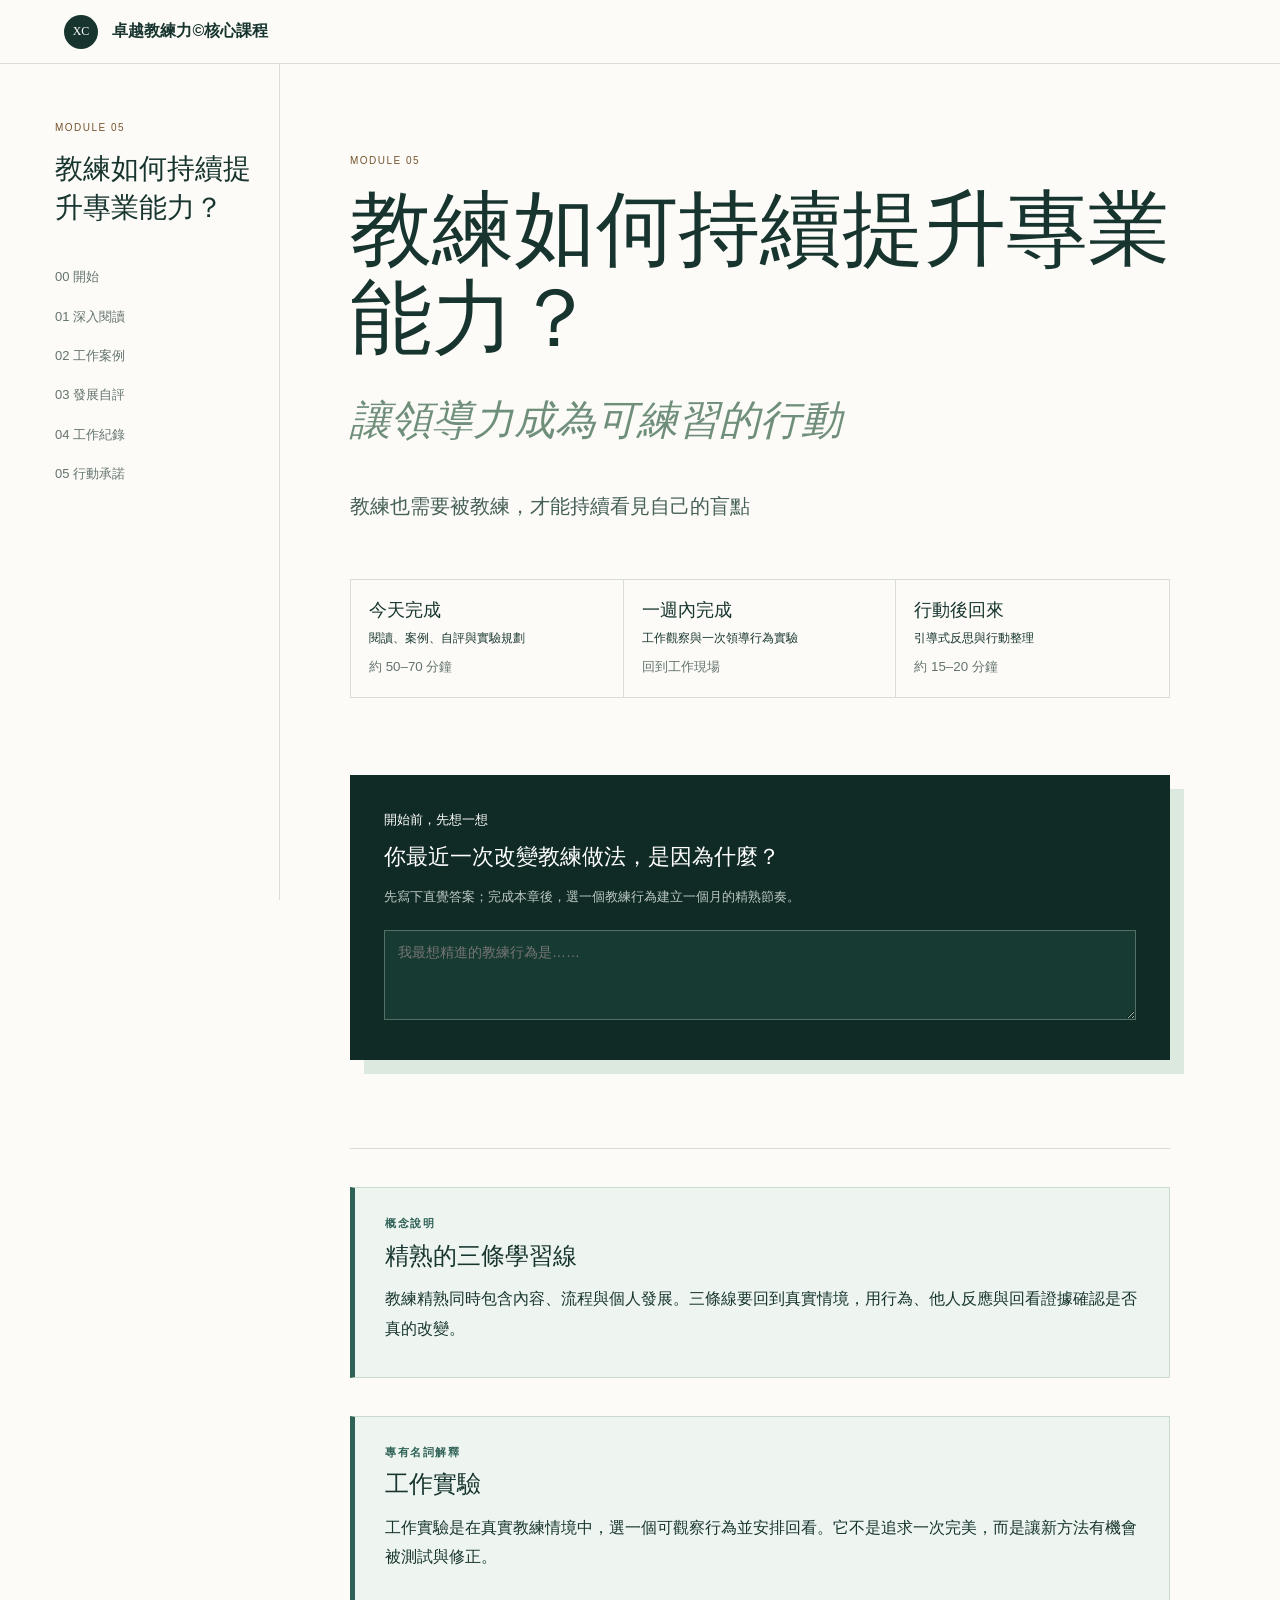
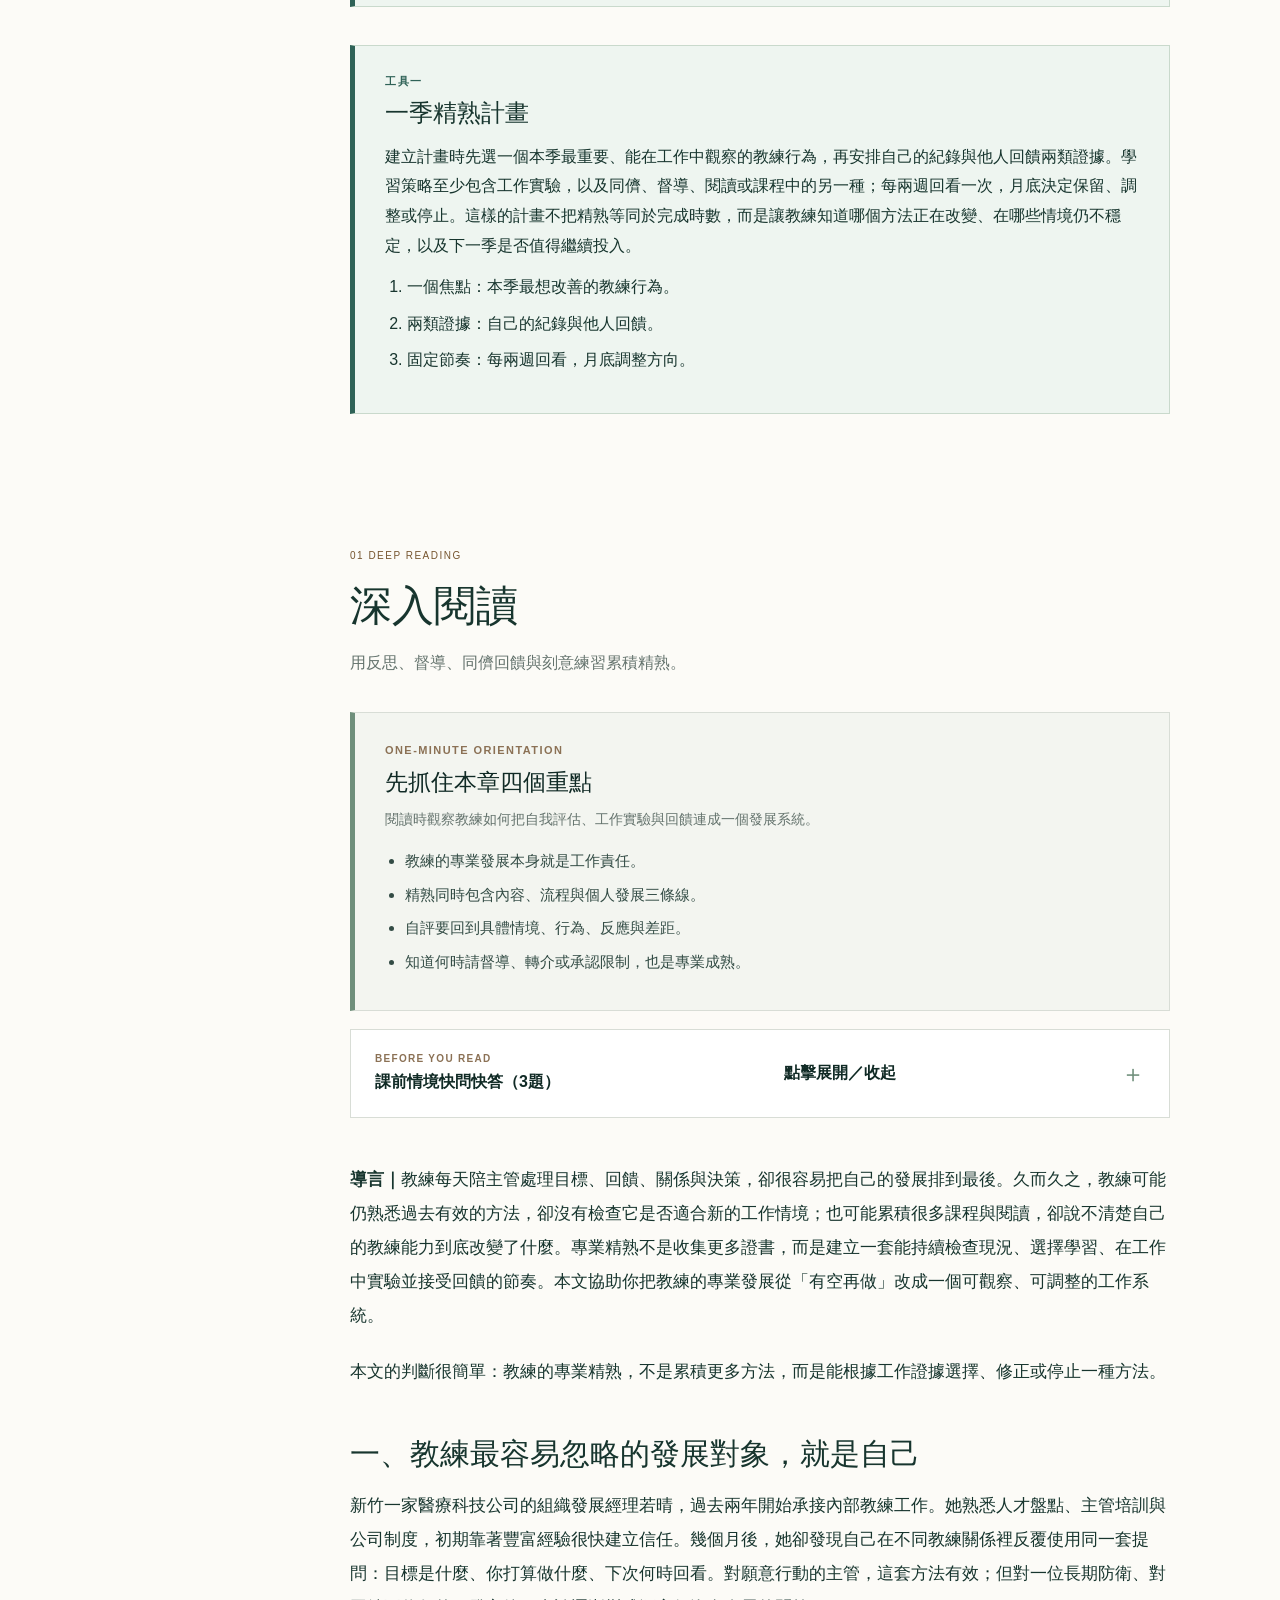
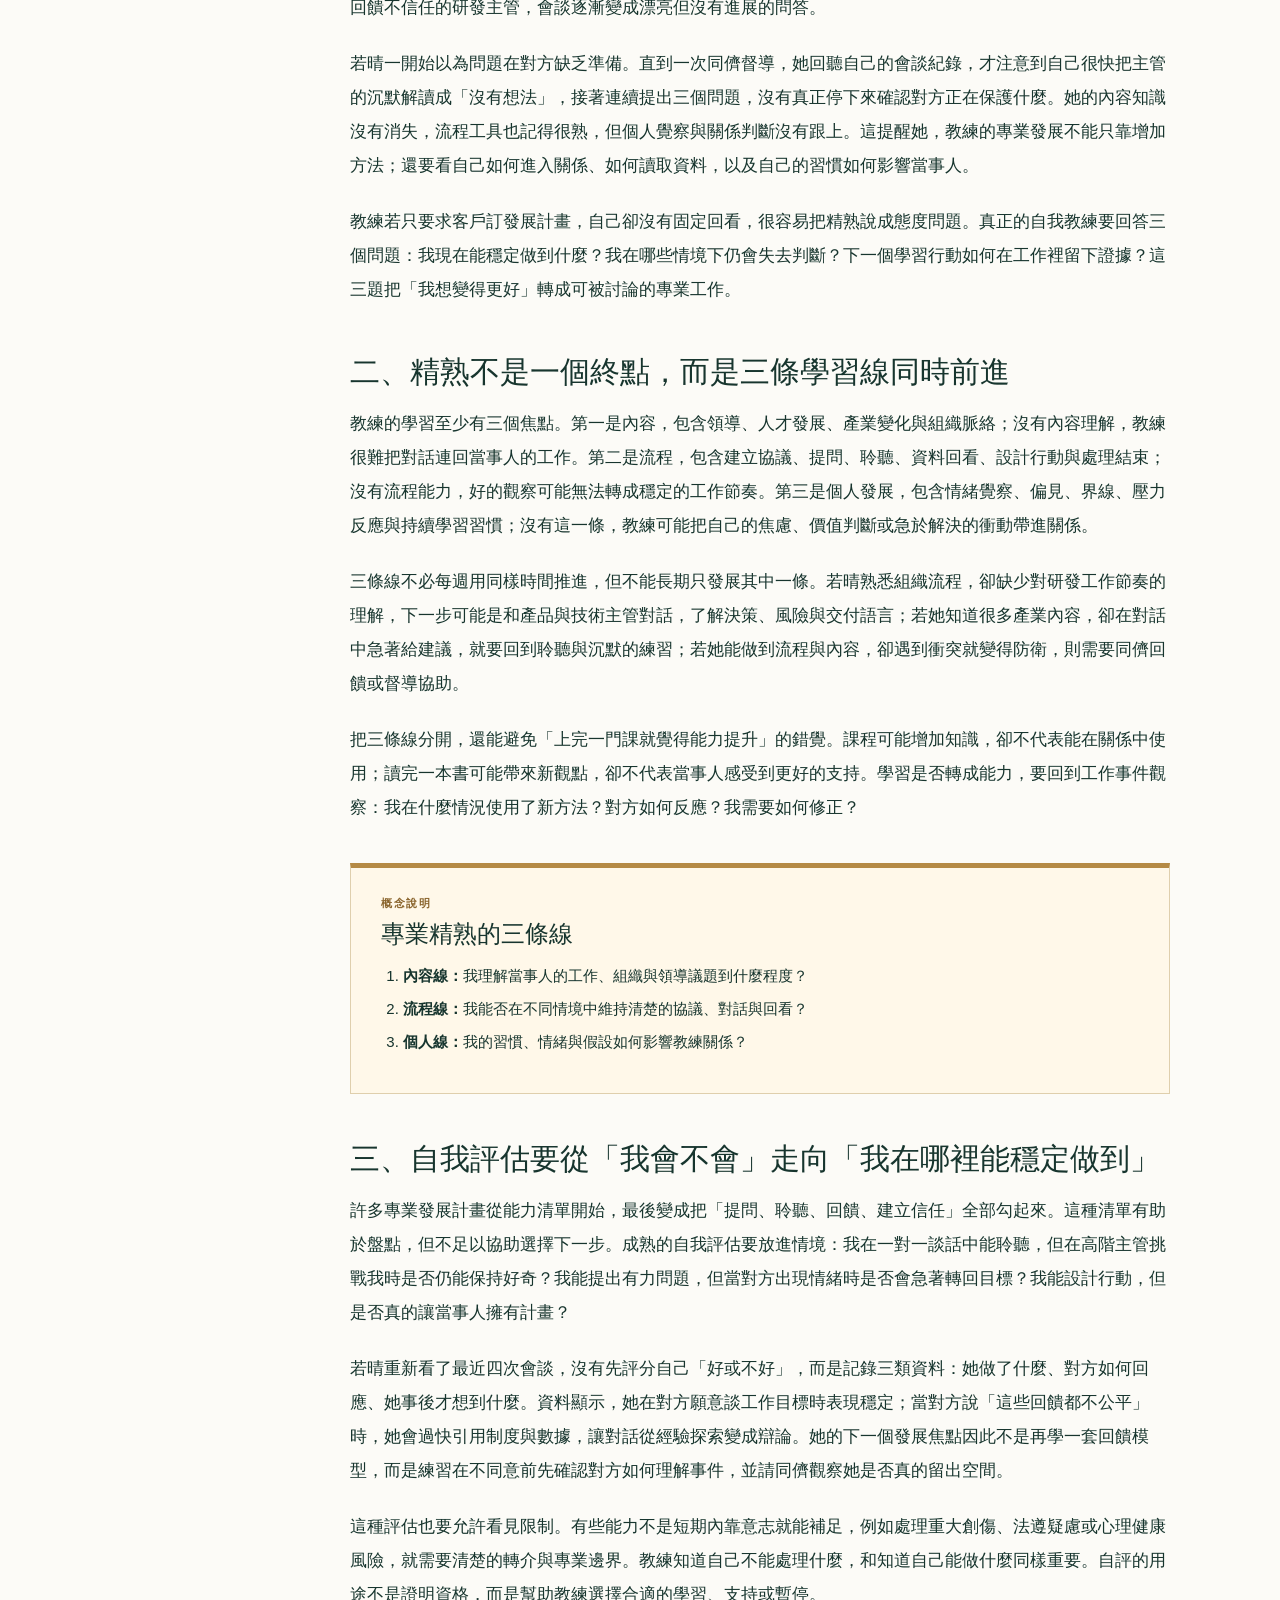
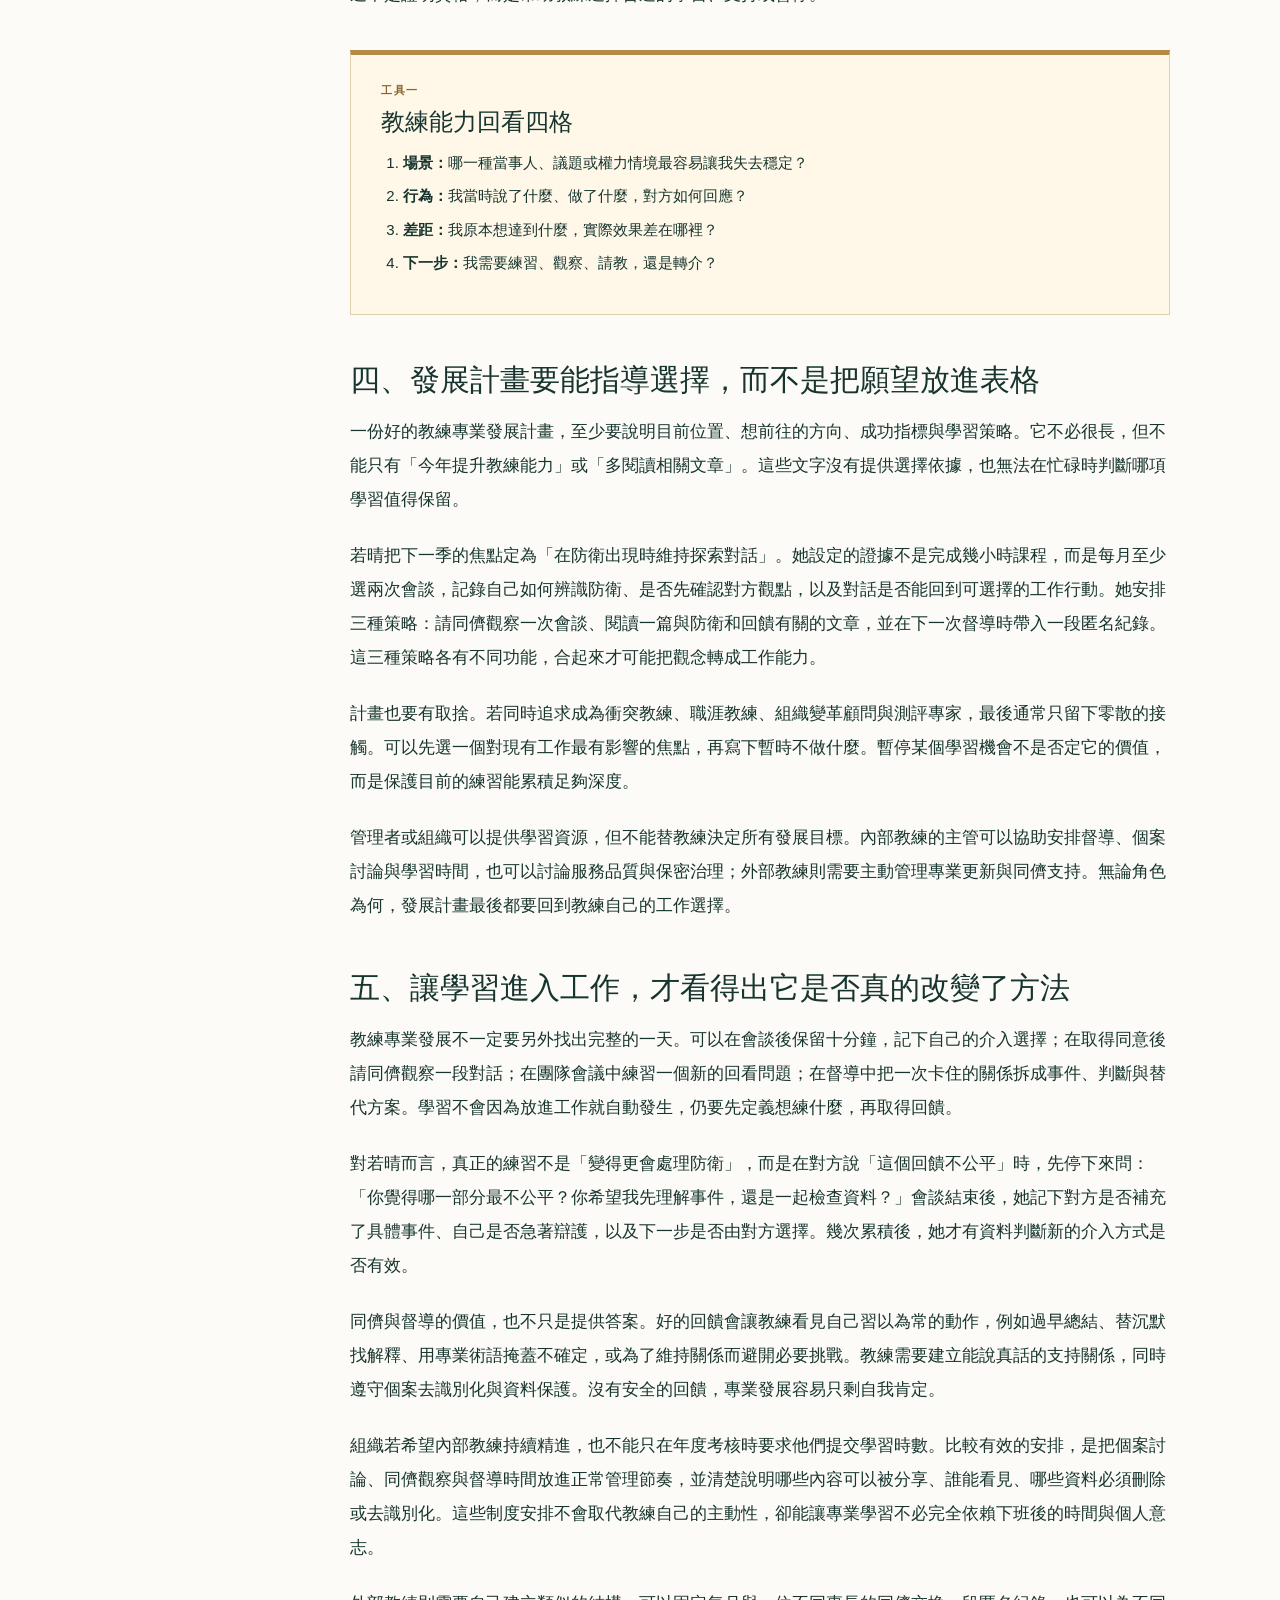
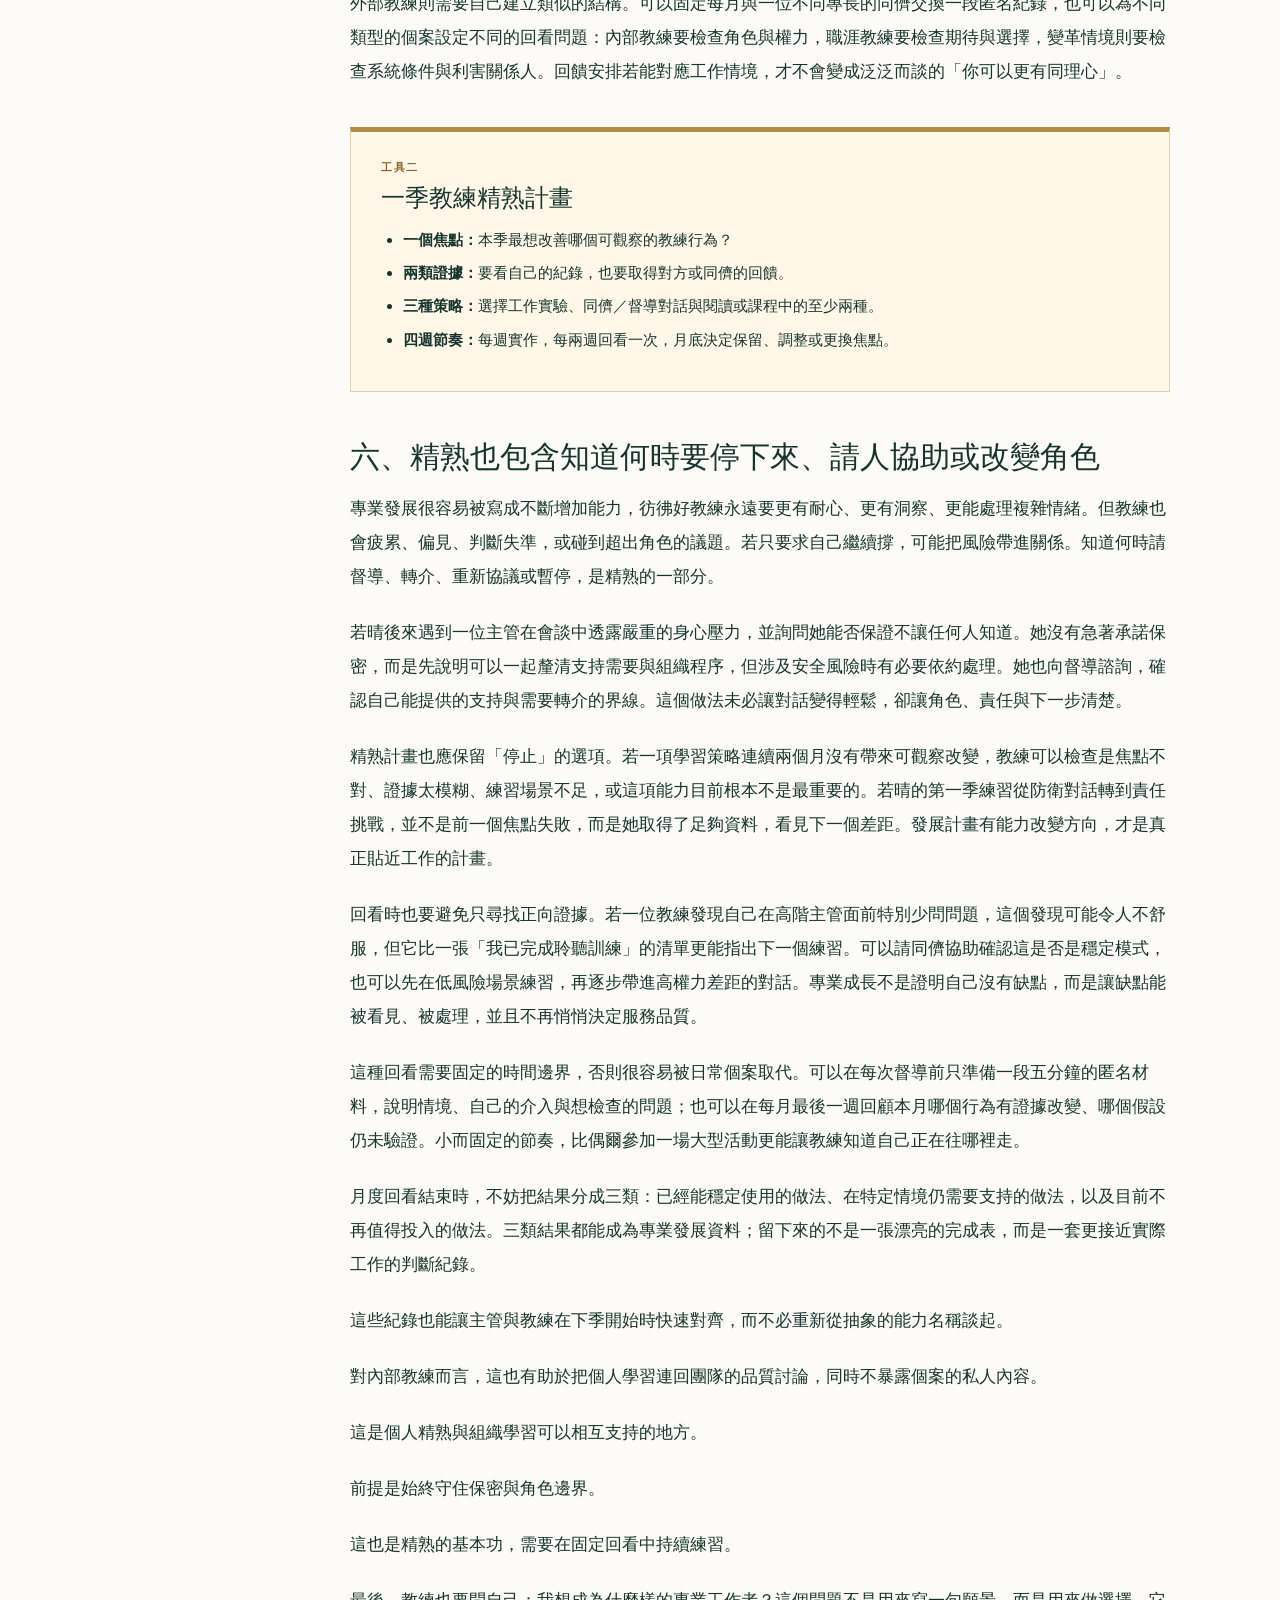
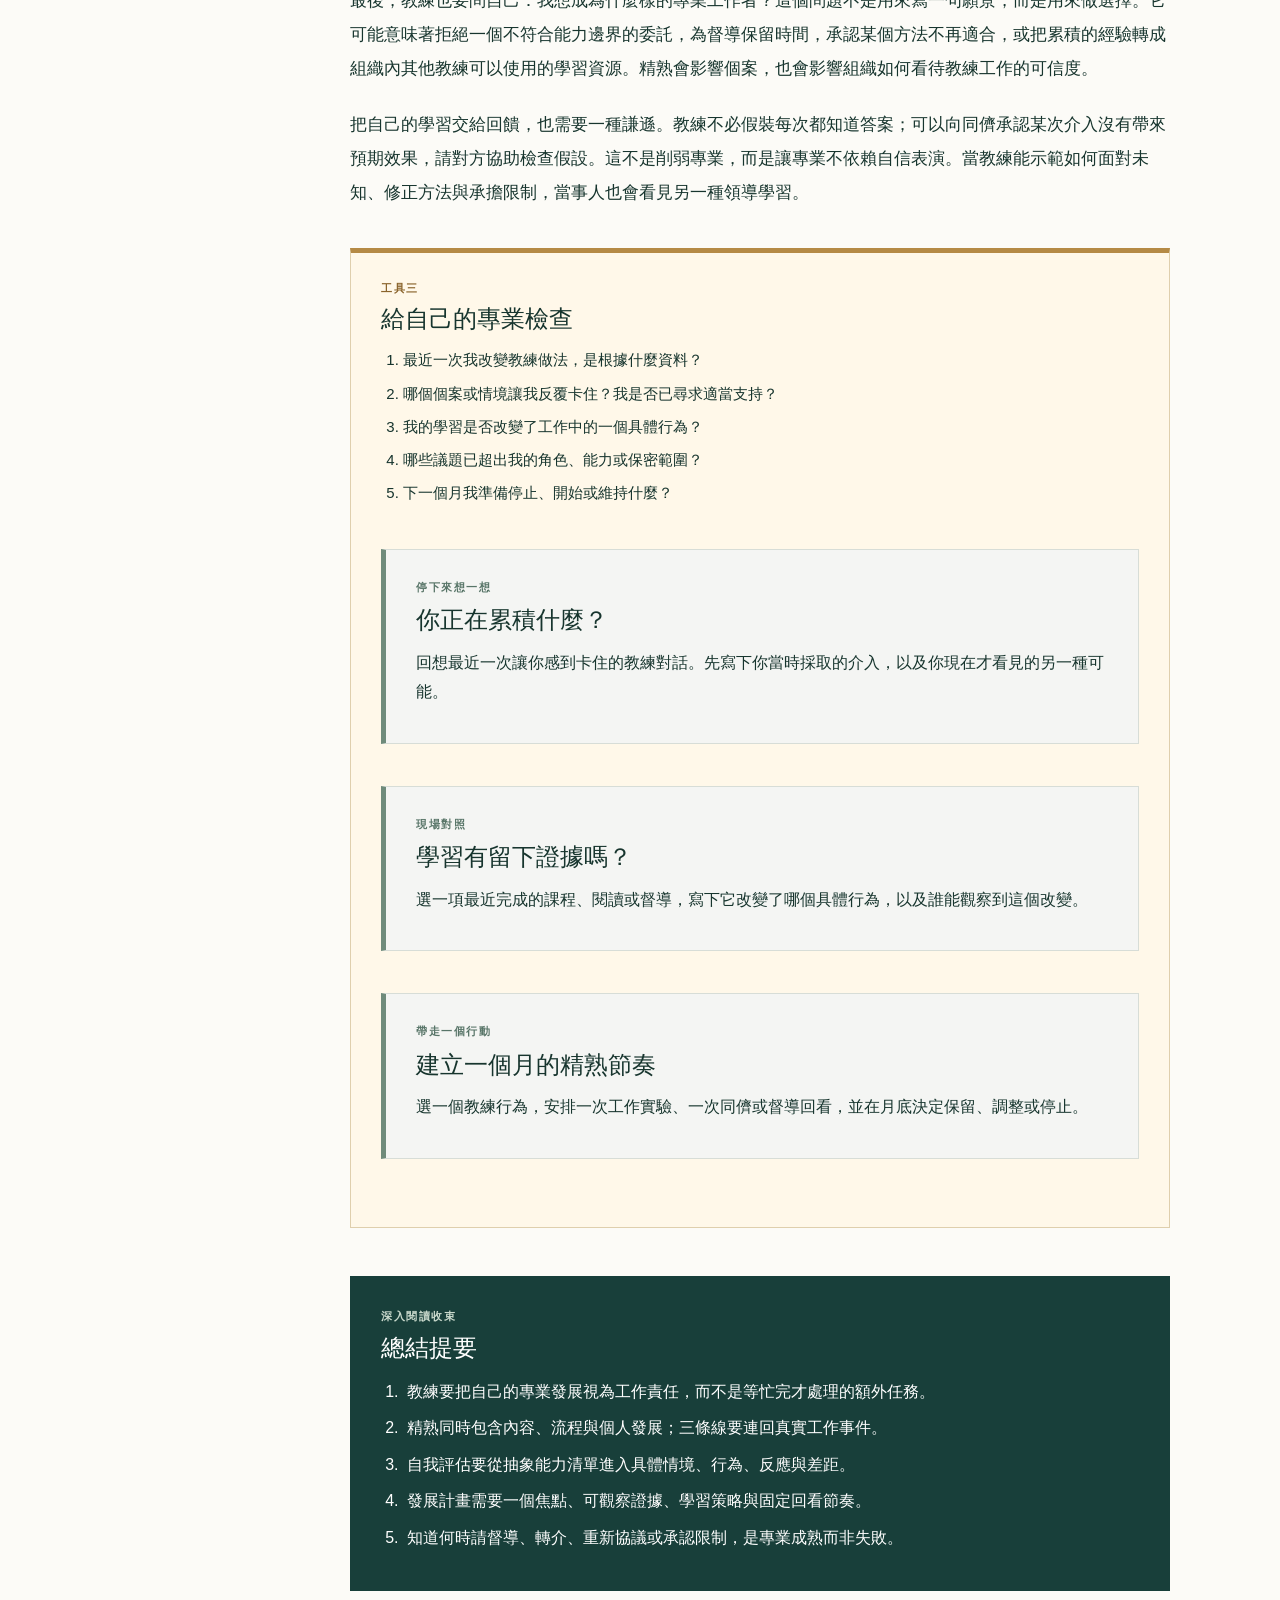
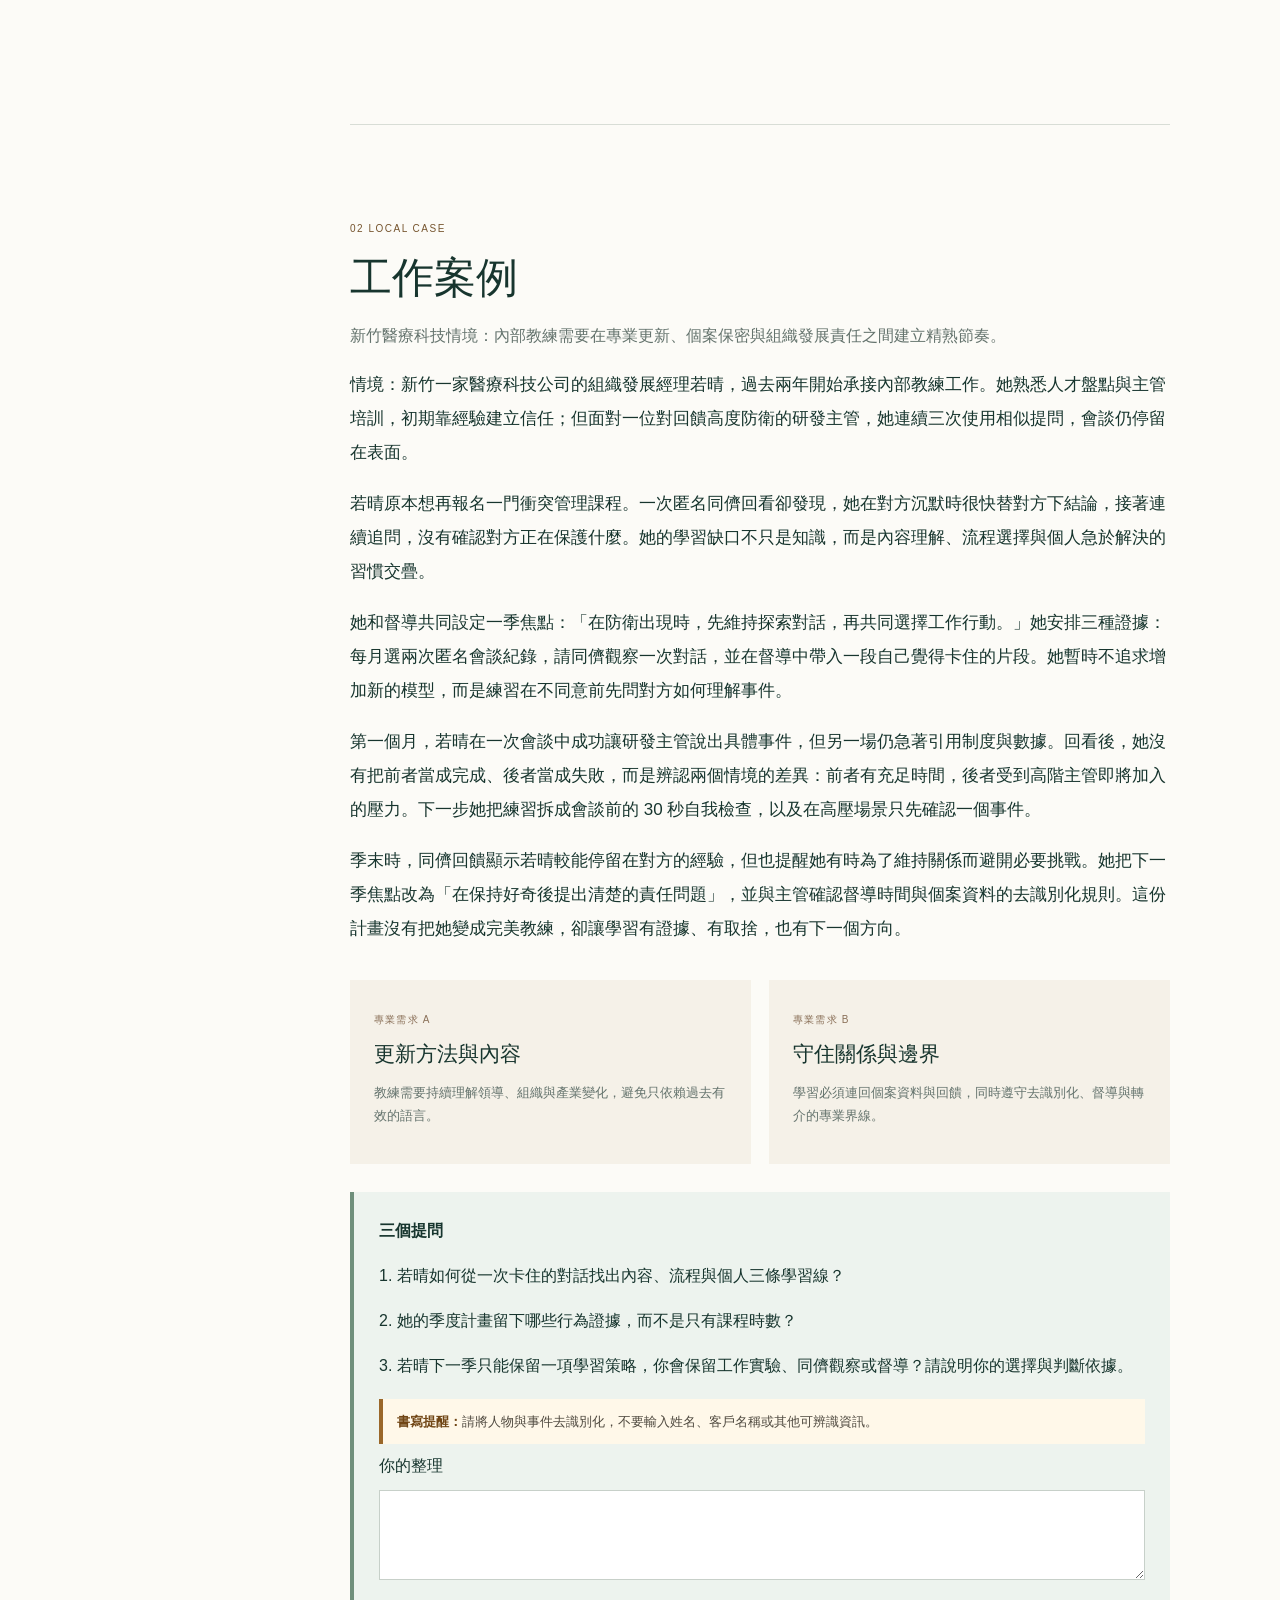
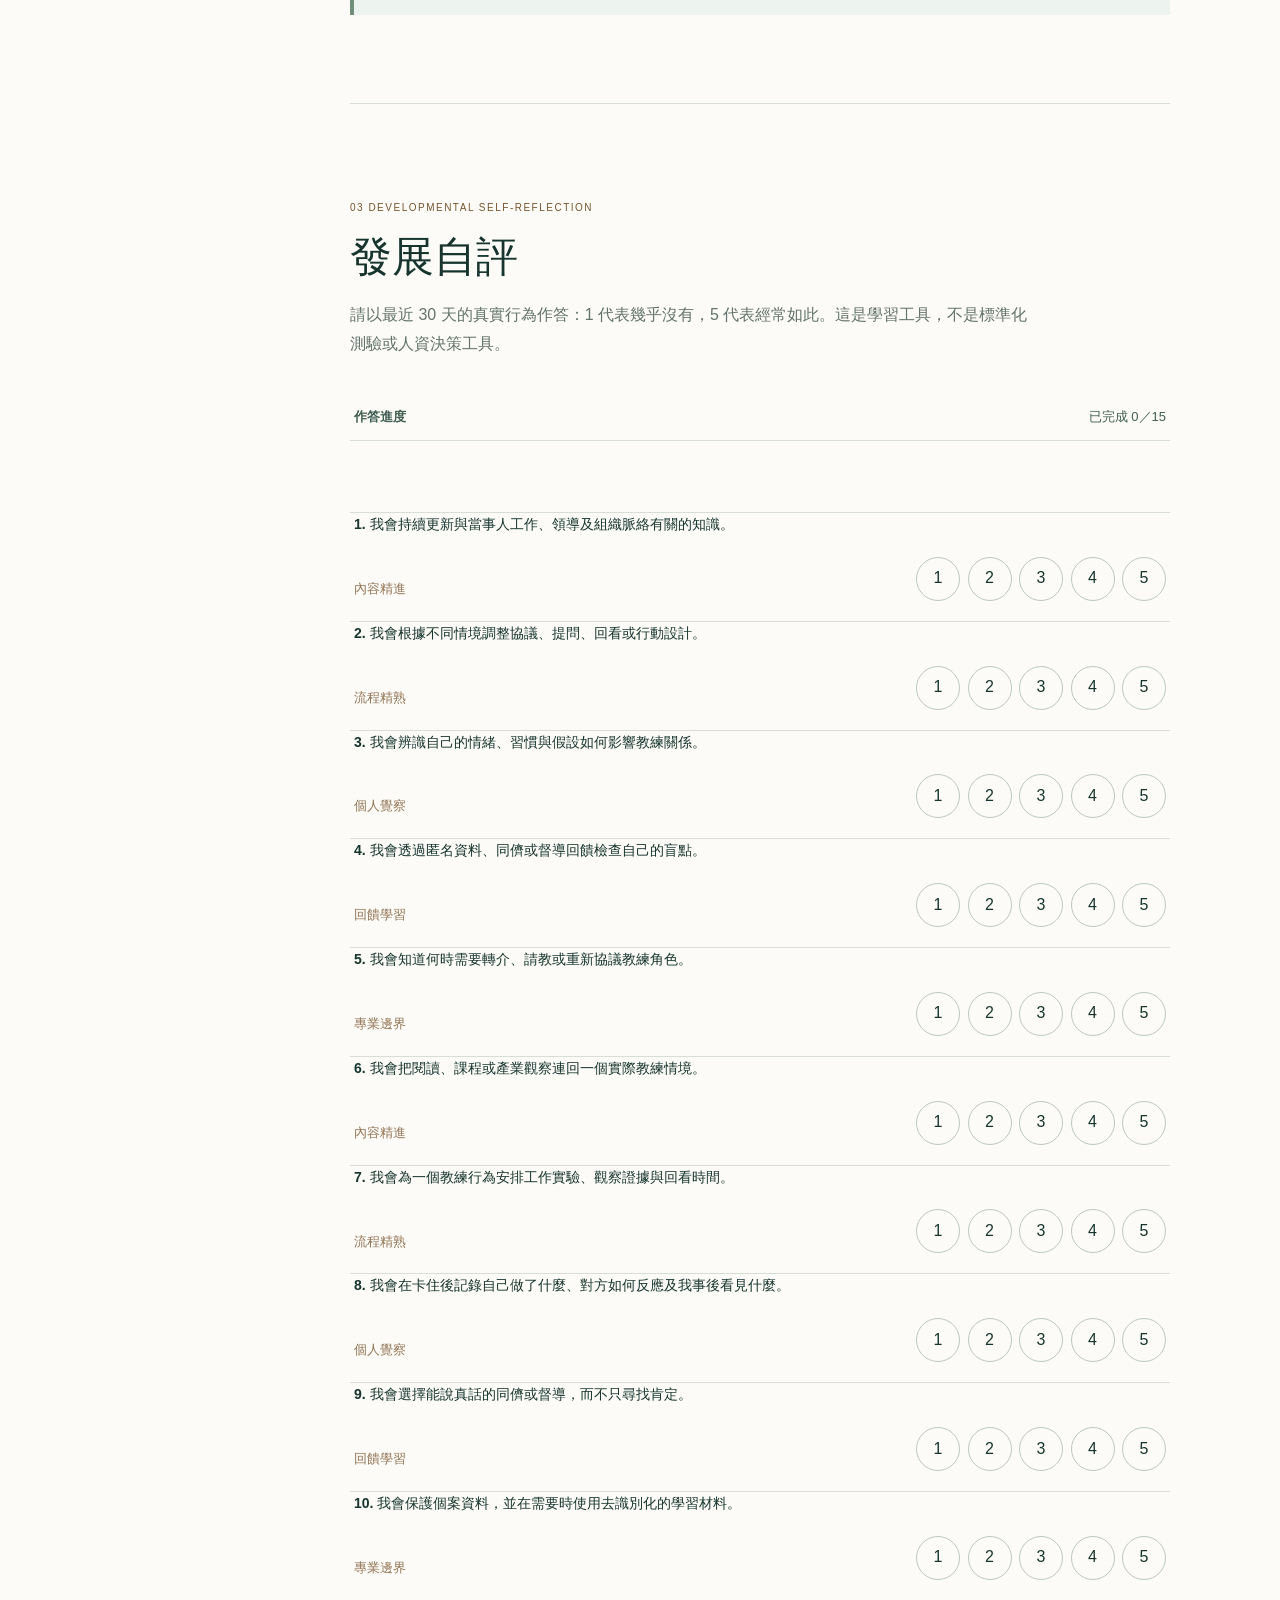
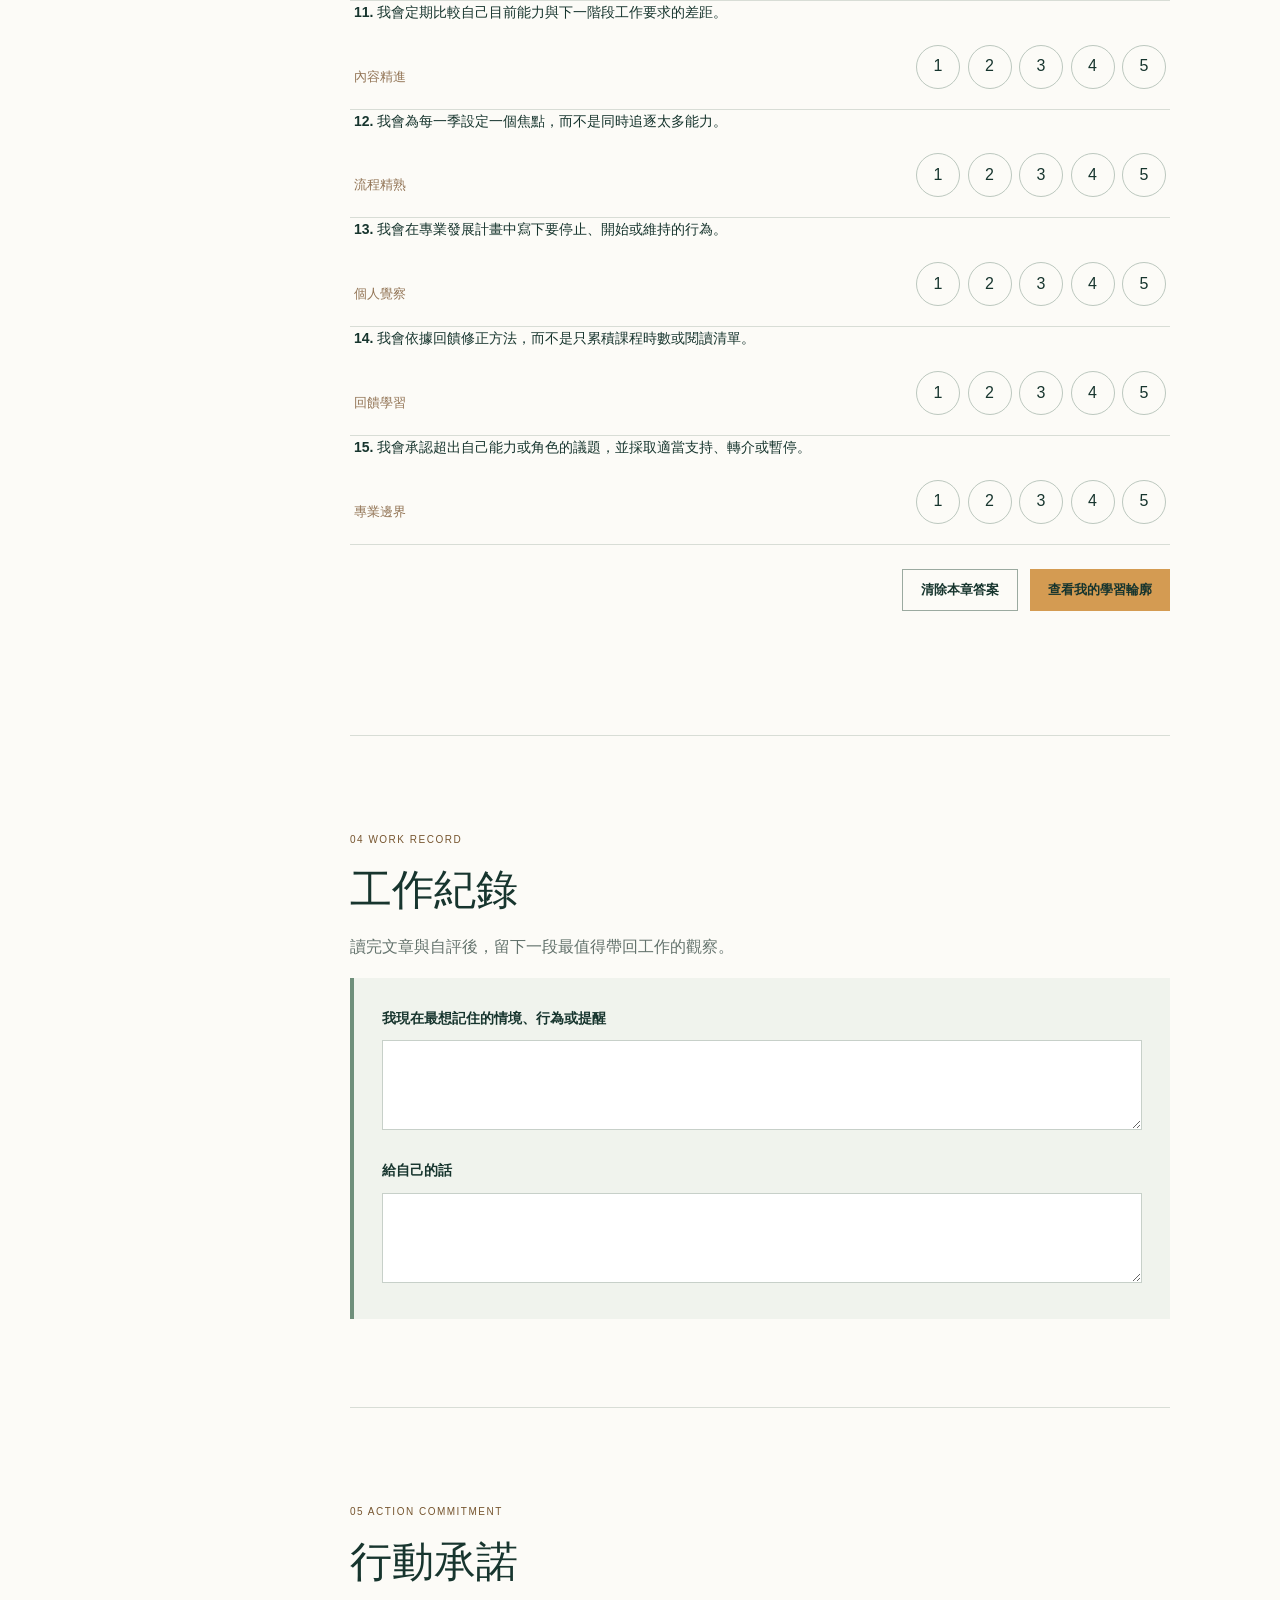
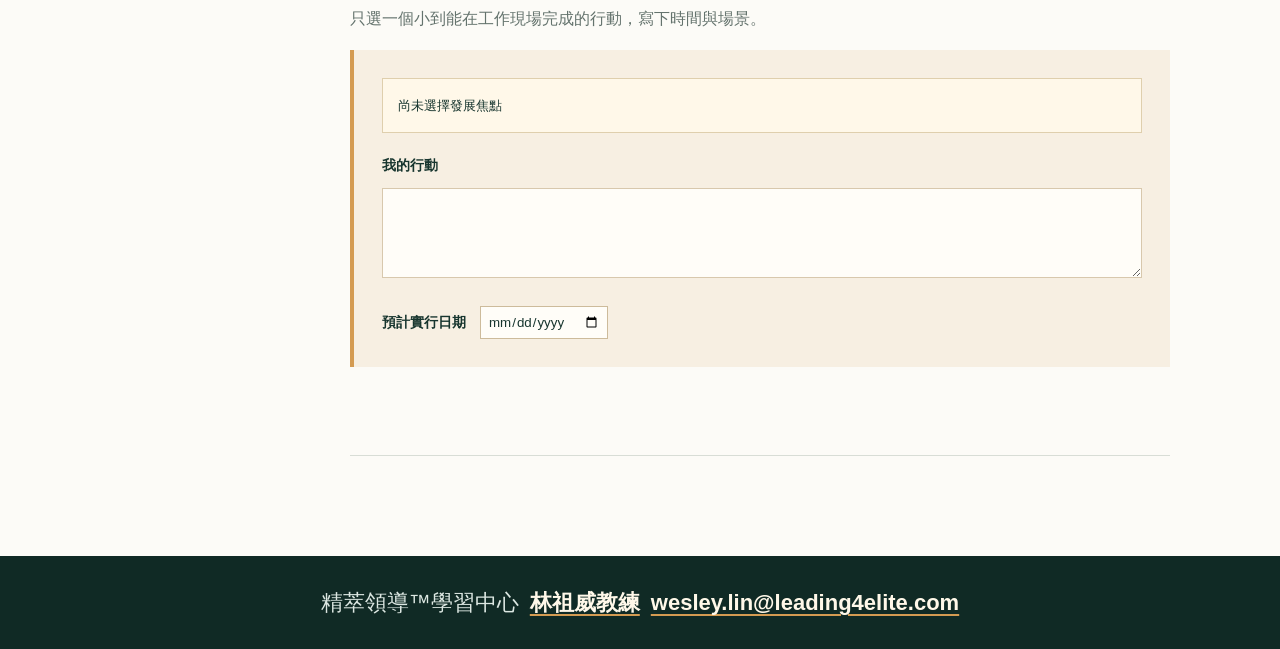
<file: LPI_Coach_Chapter11.html>
<!doctype html>
<html lang="zh-Hant">
<head>
<meta charset="utf-8">
<meta name="viewport" content="width=device-width,initial-scale=1">
<title>教練如何持續提升專業能力？｜卓越教練力©核心課程</title>
<meta name="description" content="教練專業精熟不只是累積證書。學習如何透過自我評估、工作實驗、同儕回饋與督導，建立可持續的教練發展計畫。">
<meta name="keywords" content="教練專業發展,內部教練,教練能力,自我評估,專業精熟">
<meta property="og:title" content="教練如何持續提升專業能力？建立一季精熟計畫｜模組05">
<meta property="og:description" content="教練專業精熟不只是累積證書。學習如何透過自我評估、工作實驗、同儕回饋與督導，建立可持續的教練發展計畫。">
<style>
:root{--ink:#17352e;--deep:#102a25;--sage:#6f8f7b;--cream:#f5f1e8;--paper:#fcfbf7;--gold:#d49b52;--line:#d8ddd6;--muted:#64736d}*{box-sizing:border-box}html{scroll-behavior:smooth}body{margin:0;background:var(--paper);color:var(--ink);font-family:"Noto Sans TC",Arial,sans-serif;line-height:1.8}.top{position:sticky;top:0;z-index:5;height:64px;padding:0 5%;background:#fcfbf7ee;backdrop-filter:blur(10px);border-bottom:1px solid var(--line);display:flex;align-items:center;justify-content:space-between}.brand{font-weight:700}.brand i{display:inline-grid;place-items:center;width:34px;height:34px;margin-right:10px;border-radius:50%;background:var(--ink);color:white;font:12px Georgia}.save{font-size:12px;color:var(--sage);opacity:0}.save.show{opacity:1}.layout{display:grid;grid-template-columns:250px minmax(0,820px);gap:70px;max-width:1220px;margin:auto}.side{position:sticky;top:64px;height:calc(100vh - 64px);padding:48px 25px;border-right:1px solid var(--line)}.side small,.kicker{font-size:10px;letter-spacing:.15em;color:#8b7155}.side h2{font:28px/1.4 Georgia;margin:8px 0 30px}.side a{display:block;padding:8px 0;text-decoration:none;color:var(--muted);font-size:13px}.side a:hover{color:var(--ink)}main{padding-bottom:100px}section{padding:88px 0;border-bottom:1px solid var(--line)}.hero{min-height:85vh;display:flex;flex-direction:column;justify-content:center}.hero h1{font:500 clamp(52px,7vw,82px)/1.08 Georgia;margin:16px 0}.hero h1 em{color:var(--sage);font-weight:400}.lead{font:20px/1.8 Georgia;color:#456057;max-width:680px}.dark{margin-top:42px;padding:30px 34px;background:var(--deep);color:white;box-shadow:14px 14px #dce9df}.dark h3{font:22px Georgia;margin:8px 0}.dark p{font-size:13px;color:#bdc9c4}.head h2{font:42px/1.3 Georgia;margin:10px 0}.head>p{color:var(--muted);max-width:680px}.intro{font:18px/2 Georgia;margin:40px 0}.intro strong{background:linear-gradient(transparent 55%,#f1d9ad 55%);font-weight:500}.lens{display:grid;grid-template-columns:56px 1fr;padding:32px 0;border-top:1px solid var(--line)}.lens>i{font:18px Georgia;color:var(--gold)}.lens h3{font:30px Georgia;margin:2px 0}.lens small{color:#8a7058}.lens p{font:16px/1.9 Georgia;margin:8px 0}.note{padding:12px 16px;background:#f0f3ed;color:var(--muted);font-size:12px}.note b{color:#8a7058;margin-right:10px}.management{margin:45px 0;padding:32px 38px;background:var(--deep);color:#c5d1cc}.management h3{font:26px Georgia;color:white}.quote{padding:35px;background:var(--cream);text-align:center;font:24px/1.7 Georgia}.chips span{display:inline-block;padding:4px 11px;margin-right:6px;border:1px solid #b9c4bb;border-radius:99px;font-size:11px}.story{font:17px/2 Georgia}.story mark{background:linear-gradient(transparent 55%,#f1d9ad 55%);color:inherit}.question{padding:25px;margin-top:28px;background:#edf3ee;border-left:4px solid var(--sage)}textarea{width:100%;min-height:90px;padding:13px;margin-top:9px;border:1px solid #c7d0c9;background:white;color:var(--ink);font:14px Arial;resize:vertical}.dark textarea{background:#173a32;color:white;border-color:#557067}.assess{border-top:1px solid var(--line);margin-top:35px}.q{display:grid;grid-template-columns:1fr 250px;gap:20px;align-items:center;padding:20px 4px;border-bottom:1px solid var(--line)}.q p{margin:0;font-size:14px}.q small{color:#927455}.rating{display:flex;justify-content:space-between}.rating label{cursor:pointer}.rating input{position:absolute;opacity:0}.rating span{display:grid;place-items:center;width:38px;height:38px;border:1px solid #bcc8bf;border-radius:50%}.rating input:checked+span{background:var(--ink);color:white}.result{display:none;margin-top:40px;padding:30px;background:#edf3ee}.result.show{display:block}.result-top{display:grid;grid-template-columns:1fr 350px;align-items:center}.result h3{font:28px Georgia}canvas{width:350px;max-width:100%;height:auto}.interpret{display:grid;grid-template-columns:1fr 1fr;gap:16px;border-top:1px solid #cbd8cf;padding-top:20px}.interpret>div{padding:20px;background:white}.interpret h4{font:21px Georgia;margin:5px 0}.interpret p{font-size:13px;color:var(--muted)}.bars{grid-column:1/-1!important;background:transparent!important}.bar{display:grid;grid-template-columns:45px 1fr 30px;align-items:center;gap:10px;margin:8px 0}.bar i{height:6px;background:#d4ded6}.bar em{display:block;height:100%;background:var(--gold)}.work{display:grid;grid-template-columns:1fr 1fr;gap:20px}.work label,.reflect label{font-size:13px;font-weight:700}.experiment{background:#f7efe2;color:var(--ink);margin:0;padding:42px 0;border-top:5px solid var(--gold)}.experiment ol{display:grid;grid-template-columns:repeat(3,1fr);gap:20px;padding:0;list-style:none}.experiment li b{display:block;color:#e4be87;font:20px Georgia}.experiment li span{font-size:12px;color:#b8c7c0}.reflect label{display:grid;grid-template-columns:40px 1fr;padding:20px 0;border-top:1px solid var(--line)}.reflect label>b{color:var(--gold);font:18px Georgia}.button{padding:12px 18px;background:var(--gold);border:0;color:var(--ink);font-weight:700;cursor:pointer}.final{padding:32px;background:var(--cream);text-align:center}.final h3{font:24px Georgia}footer{padding:35px 5%;background:var(--deep);color:white}@media(max-width:800px){.layout{display:block}.side{position:relative;top:0;height:auto;border:0;padding:25px}.side a{display:inline-block;margin-right:15px}main{padding:0 20px}.q,.result-top{grid-template-columns:1fr}.interpret,.work{grid-template-columns:1fr}.bars{grid-column:1!important}.experiment{margin:0 -20px;padding:50px 20px}.experiment ol{grid-template-columns:1fr}.hero{min-height:auto}.head h2{font-size:34px}}
.reading-essay{font:17px/2 Georgia,"Noto Serif TC",serif;margin:45px 0}.reading-essay h3,.intro h3{font:30px/1.4 Georgia,"Noto Serif TC",serif;margin:44px 0 14px}.reading-essay p{margin:0 0 22px}.reading-essay h3:first-child{margin-top:0}
.assessment-progress{display:flex;justify-content:space-between;gap:20px;margin-top:34px;padding:12px 4px;border-bottom:1px solid var(--line);color:#405e54;font-size:13px}.assessment-actions{display:flex;justify-content:flex-end;gap:12px;margin-top:24px}.clear-button{padding:11px 18px;border:1px solid #9baaa0;background:transparent;color:var(--ink);font-weight:700;cursor:pointer}.clear-button:hover{background:#f0f3ef}.assessment-message{min-height:26px;margin:10px 0 0;text-align:right;color:#8f3028;font-size:13px;font-weight:700}.assessment-message-top{text-align:left;margin:10px 0 0}.q{margin:0;min-width:0;border:0;border-bottom:1px solid var(--line)}.q legend{grid-column:1;grid-row:1;padding:0;font-size:14px;line-height:1.7}.q>small{grid-column:1;grid-row:2}.q>.rating{grid-column:2;grid-row:1/3}.q.missing{background:#fff2ee;box-shadow:inset 3px 0 #b85d4f}.q:focus-visible{outline:3px solid #8a5a20;outline-offset:4px}.rating span{min-width:44px;min-height:44px}.rating input:focus-visible+span{outline:3px solid #8a5a20;outline-offset:3px}.privacy-nudge{margin:18px 0 8px;padding:12px 14px;background:#fff8e9;border-left:4px solid #9a6729;color:#4f493f;font-size:13px;line-height:1.65}.privacy-nudge b{color:#704514}.side small,.kicker,.reading-brief .brief-label,.quick-scan>summary small,.tool-label{color:#76552f}@media(max-width:800px){.q legend,.q>small,.q>.rating{grid-column:1;grid-row:auto}.rating{gap:8px}.rating label{flex:1}.rating span{width:100%}}
.journey-plan{display:grid;grid-template-columns:repeat(3,1fr);margin:35px 0;border:1px solid var(--line)}.journey-plan>div{padding:18px;border-right:1px solid var(--line)}.journey-plan>div:last-child{border:0}.journey-plan b,.journey-plan span,.journey-plan small{display:block}.journey-plan b{font:18px Georgia}.journey-plan span{font-size:12px;margin:6px 0}.journey-plan small{color:var(--muted)}.deep-reading blockquote{margin:34px 0;padding:20px 24px;background:#edf3ee;border-left:4px solid var(--sage);font:16px/1.8 Georgia;color:#355249}.deep-reading h2{font:32px/1.4 Georgia;margin:55px 0 15px}.focus-picker{margin-top:26px;padding:24px;background:#fff}.focus-picker h4{font:21px Georgia;margin:0 0 5px}.focus-options{display:flex;flex-wrap:wrap;gap:8px;margin-top:14px}.focus-options button{padding:8px 13px;border:1px solid #9fb0a5;background:#fff;color:var(--ink);cursor:pointer}.focus-options button.selected{background:var(--ink);color:#fff}.experiment-focus{margin-top:20px;padding:15px;border:1px solid #cdbb9b;color:var(--ink);font-size:13px}.return-later{max-width:820px;margin:0 auto;padding:45px;background:var(--cream);text-align:center}.return-later h3{font:27px Georgia;margin:8px}.return-later p{color:var(--muted)}.return-later label{font-size:13px}.return-later input{margin-left:10px;padding:7px;border:1px solid #b9c3bb;background:#fff}@media(max-width:800px){.journey-plan{grid-template-columns:1fr}.journey-plan>div{border-right:0;border-bottom:1px solid var(--line)}}
.case-contrast{display:grid;grid-template-columns:1fr 1fr;gap:18px;margin-top:34px}.case-contrast>div{padding:24px;background:var(--cream)}.case-contrast span{font-size:10px;letter-spacing:.12em;color:#8a7058}.case-contrast h3{font:21px Georgia;margin:7px 0}.case-contrast p{font-size:13px;color:var(--muted)}@media(max-width:700px){.case-contrast{grid-template-columns:1fr}}
.assessment-evidence{margin-top:24px;padding-top:22px;border-top:1px solid var(--line)}.assessment-evidence label{display:block;margin-top:14px;font-size:13px;font-weight:700}.chapter-prompt{padding:24px!important;margin-bottom:24px;background:#edf3ee;border:0!important}.chapter-prompt>b{color:var(--sage)!important}
.team-map{margin-top:40px;padding:28px;background:var(--cream)}.team-map h3{font:26px Georgia;margin:0}.team-map>p{color:var(--muted);font-size:13px}
.review-link{display:inline-block;margin-left:8px;text-decoration:none;background:var(--ink);color:#fff}
.reading-tool{margin:38px 0;padding:26px 30px;background:#fff8e9;border:1px solid #dfcfad;border-top:5px solid #b58a45;font:15px/1.75 Arial,"Noto Sans TC",sans-serif;color:var(--ink)}.reading-tool .tool-label,.reading-callout .tool-label,.reading-summary .tool-label{display:block;margin-bottom:5px;color:#8a642c;font-size:11px;font-weight:800;letter-spacing:.14em}.reading-tool h3,.reading-callout h3,.reading-summary h3{margin:0 0 12px!important;font:24px/1.35 Georgia,"Noto Serif TC",serif!important}.reading-tool p,.reading-callout p{margin:8px 0!important}.reading-tool ol,.reading-tool ul,.reading-callout ol,.reading-callout ul,.reading-summary ol{margin:12px 0 12px 22px;padding:0}.reading-tool li,.reading-callout li,.reading-summary li{margin:7px 0}.reading-tool .tool-limit{margin-top:14px!important;padding-top:12px;border-top:1px solid #dfcfad;color:#6e604d;font-size:13px}.reading-callout{margin:38px 0;padding:26px 30px;background:#eef5f0;border:1px solid #c9d9cc;border-left:5px solid #2f6257;font:16px/1.85 "Noto Sans TC",system-ui,sans-serif;color:var(--ink)}.reading-callout .tool-label{color:#2f6257}.reading-summary{margin:48px 0 12px;padding:30px;background:#183f3a;color:#fff;border:1px solid #183f3a;font:16px/1.85 "Noto Sans TC",system-ui,sans-serif}.reading-summary .tool-label{color:#c9d9cc}.reading-summary h3{color:#fff}.reading-summary ol{margin-bottom:0}.reading-summary li{padding-left:4px}
.reading-brief{margin:34px 0 18px;padding:28px 30px;background:#f3f5f0;border:1px solid #d8ddd6;border-left:5px solid var(--sage)}.reading-brief .brief-label{display:block;margin-bottom:6px;color:#8b7155;font-size:11px;font-weight:700;letter-spacing:.13em}.reading-brief h3{margin:0 0 8px;font:500 23px/1.4 Georgia,"Noto Serif TC",serif;color:var(--deep)}.reading-brief>p{margin:0 0 16px;color:var(--muted);font-size:14px}.reading-brief ul{margin:0;padding-left:1.25em}.reading-brief li{margin:8px 0;color:#334c45;font-size:15px;line-height:1.7}.quick-scan{margin:18px 0 42px;border:1px solid #d8ddd6;background:#fff}.quick-scan>summary{display:flex;align-items:center;justify-content:space-between;gap:20px;padding:20px 24px;cursor:pointer;color:var(--deep);font-weight:700;list-style:none}.quick-scan>summary::-webkit-details-marker{display:none}.quick-scan>summary::after{content:"＋";font-size:24px;font-weight:400;color:var(--sage)}.quick-scan[open]>summary::after{content:"−"}.quick-scan>summary small{display:block;color:#8b7155;font-size:10px;letter-spacing:.13em}.quick-scan-body{padding:0 24px 26px;border-top:1px solid var(--line)}.quick-scan-intro{margin:18px 0;color:var(--muted);font-size:14px}.quick-scan-question{padding:22px 0;border-top:1px solid var(--line)}.quick-scan-question:first-of-type{border-top:0}.quick-scan-question h4{margin:0 0 12px;font-size:16px;line-height:1.6;color:var(--deep)}.quick-scan-options{display:grid;grid-template-columns:1fr 1fr;gap:10px}.quick-scan-options button{padding:14px 16px;border:1px solid #b9c5bd;background:var(--paper);color:var(--ink);font:14px/1.6 Arial,"Noto Sans TC",sans-serif;text-align:left;cursor:pointer}.quick-scan-options button:hover,.quick-scan-options button:focus-visible{border-color:var(--sage);background:#f1f5f1}.quick-scan-options button.selected{border-color:var(--ink);background:var(--ink);color:#fff}.quick-scan-feedback{margin:12px 0 0;padding:14px 16px;background:#edf3ee;border-left:4px solid var(--sage);color:#355249;font-size:13px;line-height:1.7}@media(max-width:800px){.reading-brief{padding:22px 20px;margin-top:28px}.reading-brief h3{font-size:21px}.quick-scan-options{grid-template-columns:1fr}.quick-scan>summary,.quick-scan-body{padding-left:20px;padding-right:20px}}
.chapter-content,
main p,
main li,
main blockquote,
main label,
main input,
main textarea,
main select {
  font-family: "Noto Sans TC", Arial, sans-serif;
}
.reading-pause{margin:42px 0;padding:28px 30px;background:#f4f5f3;border:1px solid #d7ddd7;border-left:5px solid #6f8b7b;font:16px/1.85 "Noto Sans TC",system-ui,sans-serif;color:var(--ink)}.reading-pause--compare{background:#f5f1e9;border-left-color:#b58a45}.reading-pause--action{background:#edf4f1;border-left-color:#2f6257}.reading-pause .pause-label{display:block;margin-bottom:6px;color:#587568;font-size:11px;font-weight:800;letter-spacing:.14em}.reading-pause--compare .pause-label{color:#8a642c}.reading-pause--action .pause-label{color:#2f6257}.reading-pause h3{margin:0 0 10px!important;font:24px/1.4 Georgia,"Noto Serif TC",serif!important}.reading-pause p{margin:8px 0!important}.reading-pause .pause-prompt{margin-top:18px!important;font-weight:700}.reading-pause .pause-line{height:28px;border-bottom:1px solid #aebbb2}
.action-loop{display:flex;align-items:center;justify-content:center;gap:16px;margin:28px 0;padding:16px;background:#f0f3ed;color:#587568;font-size:14px;font-weight:700}.action-loop b{color:#b58a45;font-size:20px}
.simple-record{display:grid;gap:20px;padding:28px;background:#f0f3ed;border-left:4px solid var(--sage)}.simple-record label{font-size:14px;font-weight:700}.action-commitment{background:#f7efe2;border-left-color:var(--gold)}.action-commitment textarea{background:#fffdf8;color:var(--ink);border-color:#d8c8ad}.action-commitment input{padding:7px;border:1px solid #cdbb9b;background:#fffdf8;color:var(--ink)}.action-date{display:flex;align-items:center;gap:14px}.experiment-focus{margin:0;padding:15px;background:#fff8e9;border:1px solid #dfcfad;color:var(--ink);font-size:13px}.experiment-focus b{color:var(--ink)}
body{font-size:calc(16px * var(--reader-font-size,1));color:var(--reader-text-color,var(--ink))}.hero h1 em{font-size:50%}.admin-link{font-size:12px;color:var(--muted);text-decoration:none;margin-left:auto}.admin-link:hover{color:var(--ink)}

.brand{color:var(--ink);text-decoration:none}.brand:hover,.brand:focus-visible{color:var(--sage)}.brand:focus-visible{outline:2px solid var(--gold);outline-offset:4px;border-radius:4px}
</style>
<style id="noto-body">main p,main li,main blockquote,main label,main input,main textarea,main select{font-family:"Noto Sans TC",Arial,sans-serif}</style><link rel="stylesheet" href="assets/site-shell.css"></head>
<body class="chapter-page">
<div class="top"><a class="brand" href="index.html" aria-label="返回卓越教練力©核心課程"><i>XC</i> 卓越教練力©核心課程</a><span id="saved" class="save">已儲存於本機</span></div><div class="layout"><aside class="side"><small>MODULE 05</small><h2>教練如何持續提升專業能力？</h2><a href="#s0">00 開始</a><a href="#s1">01 深入閱讀</a><a href="#s2">02 工作案例</a><a href="#s3">03 發展自評</a><a href="#s4">04 工作紀錄</a><a href="#s5">05 行動承諾</a></aside><main><section class="hero" id="s0"><small class="kicker">MODULE 05</small><h1>教練如何持續提升專業能力？<br><em>讓領導力成為可練習的行動</em></h1><p class="lead">教練也需要被教練，才能持續看見自己的盲點</p><div class="journey-plan"><div><b>今天完成</b><span>閱讀、案例、自評與實驗規劃</span><small>約 50–70 分鐘</small></div><div><b>一週內完成</b><span>工作觀察與一次領導行為實驗</span><small>回到工作現場</small></div><div><b>行動後回來</b><span>引導式反思與行動整理</span><small>約 15–20 分鐘</small></div></div><div class="dark"><small>開始前，先想一想</small><h3>你最近一次改變教練做法，是因為什麼？</h3><p>先寫下直覺答案；完成本章後，選一個教練行為建立一個月的精熟節奏。</p><textarea data-key="startPrompt" placeholder="我最想精進的教練行為是……"></textarea></div></section><aside class="reading-callout"><span class="tool-label">概念說明</span><h3>精熟的三條學習線</h3><p>教練精熟同時包含內容、流程與個人發展。三條線要回到真實情境，用行為、他人反應與回看證據確認是否真的改變。</p></aside><aside class="reading-callout"><span class="tool-label">專有名詞解釋</span><h3>工作實驗</h3><p>工作實驗是在真實教練情境中，選一個可觀察行為並安排回看。它不是追求一次完美，而是讓新方法有機會被測試與修正。</p></aside><aside class="reading-callout"><span class="tool-label">工具一</span><h3>一季精熟計畫</h3><p>建立計畫時先選一個本季最重要、能在工作中觀察的教練行為，再安排自己的紀錄與他人回饋兩類證據。學習策略至少包含工作實驗，以及同儕、督導、閱讀或課程中的另一種；每兩週回看一次，月底決定保留、調整或停止。這樣的計畫不把精熟等同於完成時數，而是讓教練知道哪個方法正在改變、在哪些情境仍不穩定，以及下一季是否值得繼續投入。</p><ol><li>一個焦點：本季最想改善的教練行為。</li><li>兩類證據：自己的紀錄與他人回饋。</li><li>固定節奏：每兩週回看，月底調整方向。</li></ol></aside><section id="s1"><div class="head"><small class="kicker">01 DEEP READING</small><h2>深入閱讀</h2><p>用反思、督導、同儕回饋與刻意練習累積精熟。</p></div><aside class="reading-brief" aria-labelledby="reading-brief-title"><span class="brief-label">ONE-MINUTE ORIENTATION</span><h3 id="reading-brief-title">先抓住本章四個重點</h3><p>閱讀時觀察教練如何把自我評估、工作實驗與回饋連成一個發展系統。</p><ul><li>教練的專業發展本身就是工作責任。</li><li>精熟同時包含內容、流程與個人發展三條線。</li><li>自評要回到具體情境、行為、反應與差距。</li><li>知道何時請督導、轉介或承認限制，也是專業成熟。</li></ul></aside><details class="quick-scan"><summary><span><small>BEFORE YOU READ</small>課前情境快問快答（3題）</span><span>點擊展開／收起</span></summary><div class="quick-scan-body"><p class="quick-scan-intro">請依直覺選擇。這不是測驗，沒有標準答案；每題只用一段評論幫你看見當下的判斷起點。</p><article class="quick-scan-question" data-question="0"><h4>1. 你完成一門教練課程後，會先？</h4><div class="quick-scan-options"><button type="button" data-option="0" aria-pressed="false">把課程時數記入學習紀錄。</button><button type="button" data-option="1" aria-pressed="false">選一個工作情境測試新方法。</button></div><p class="quick-scan-feedback" hidden aria-live="polite"></p></article><article class="quick-scan-question" data-question="1"><h4>2. 教練對話一再卡住，你會先？</h4><div class="quick-scan-options"><button type="button" data-option="0" aria-pressed="false">再學一套新的提問技巧。</button><button type="button" data-option="1" aria-pressed="false">帶著匿名資料尋求督導或同儕回饋。</button></div><p class="quick-scan-feedback" hidden aria-live="polite"></p></article><article class="quick-scan-question" data-question="2"><h4>3. 專業發展計畫最需要？</h4><div class="quick-scan-options"><button type="button" data-option="0" aria-pressed="false">列出越多能力與課程越完整。</button><button type="button" data-option="1" aria-pressed="false">一個焦點、工作證據與修正節奏。</button></div><p class="quick-scan-feedback" hidden aria-live="polite"></p></article></div></details><div class="reading-essay"><p><b>導言｜</b>教練每天陪主管處理目標、回饋、關係與決策，卻很容易把自己的發展排到最後。久而久之，教練可能仍熟悉過去有效的方法，卻沒有檢查它是否適合新的工作情境；也可能累積很多課程與閱讀，卻說不清楚自己的教練能力到底改變了什麼。專業精熟不是收集更多證書，而是建立一套能持續檢查現況、選擇學習、在工作中實驗並接受回饋的節奏。本文協助你把教練的專業發展從「有空再做」改成一個可觀察、可調整的工作系統。</p>
<p>本文的判斷很簡單：教練的專業精熟，不是累積更多方法，而是能根據工作證據選擇、修正或停止一種方法。</p>
<h3>一、教練最容易忽略的發展對象，就是自己</h3>
<p>新竹一家醫療科技公司的組織發展經理若晴，過去兩年開始承接內部教練工作。她熟悉人才盤點、主管培訓與公司制度，初期靠著豐富經驗很快建立信任。幾個月後，她卻發現自己在不同教練關係裡反覆使用同一套提問：目標是什麼、你打算做什麼、下次何時回看。對願意行動的主管，這套方法有效；但對一位長期防衛、對回饋不信任的研發主管，會談逐漸變成漂亮但沒有進展的問答。</p>
<p>若晴一開始以為問題在對方缺乏準備。直到一次同儕督導，她回聽自己的會談紀錄，才注意到自己很快把主管的沉默解讀成「沒有想法」，接著連續提出三個問題，沒有真正停下來確認對方正在保護什麼。她的內容知識沒有消失，流程工具也記得很熟，但個人覺察與關係判斷沒有跟上。這提醒她，教練的專業發展不能只靠增加方法；還要看自己如何進入關係、如何讀取資料，以及自己的習慣如何影響當事人。</p>
<p>教練若只要求客戶訂發展計畫，自己卻沒有固定回看，很容易把精熟說成態度問題。真正的自我教練要回答三個問題：我現在能穩定做到什麼？我在哪些情境下仍會失去判斷？下一個學習行動如何在工作裡留下證據？這三題把「我想變得更好」轉成可被討論的專業工作。</p>
<h3>二、精熟不是一個終點，而是三條學習線同時前進</h3>
<p>教練的學習至少有三個焦點。第一是內容，包含領導、人才發展、產業變化與組織脈絡；沒有內容理解，教練很難把對話連回當事人的工作。第二是流程，包含建立協議、提問、聆聽、資料回看、設計行動與處理結束；沒有流程能力，好的觀察可能無法轉成穩定的工作節奏。第三是個人發展，包含情緒覺察、偏見、界線、壓力反應與持續學習習慣；沒有這一條，教練可能把自己的焦慮、價值判斷或急於解決的衝動帶進關係。</p>
<p>三條線不必每週用同樣時間推進，但不能長期只發展其中一條。若晴熟悉組織流程，卻缺少對研發工作節奏的理解，下一步可能是和產品與技術主管對話，了解決策、風險與交付語言；若她知道很多產業內容，卻在對話中急著給建議，就要回到聆聽與沉默的練習；若她能做到流程與內容，卻遇到衝突就變得防衛，則需要同儕回饋或督導協助。</p>
<p>把三條線分開，還能避免「上完一門課就覺得能力提升」的錯覺。課程可能增加知識，卻不代表能在關係中使用；讀完一本書可能帶來新觀點，卻不代表當事人感受到更好的支持。學習是否轉成能力，要回到工作事件觀察：我在什麼情況使用了新方法？對方如何反應？我需要如何修正？</p>
<div class="reading-tool">
<span class="tool-label">概念說明</span>
<h3>專業精熟的三條線</h3>
<ol>
<li><b>內容線：</b>我理解當事人的工作、組織與領導議題到什麼程度？</li>
<li><b>流程線：</b>我能否在不同情境中維持清楚的協議、對話與回看？</li>
<li><b>個人線：</b>我的習慣、情緒與假設如何影響教練關係？</li>
</ol>
</div>
<h3>三、自我評估要從「我會不會」走向「我在哪裡能穩定做到」</h3>
<p>許多專業發展計畫從能力清單開始，最後變成把「提問、聆聽、回饋、建立信任」全部勾起來。這種清單有助於盤點，但不足以協助選擇下一步。成熟的自我評估要放進情境：我在一對一談話中能聆聽，但在高階主管挑戰我時是否仍能保持好奇？我能提出有力問題，但當對方出現情緒時是否會急著轉回目標？我能設計行動，但是否真的讓當事人擁有計畫？</p>
<p>若晴重新看了最近四次會談，沒有先評分自己「好或不好」，而是記錄三類資料：她做了什麼、對方如何回應、她事後才想到什麼。資料顯示，她在對方願意談工作目標時表現穩定；當對方說「這些回饋都不公平」時，她會過快引用制度與數據，讓對話從經驗探索變成辯論。她的下一個發展焦點因此不是再學一套回饋模型，而是練習在不同意前先確認對方如何理解事件，並請同儕觀察她是否真的留出空間。</p>
<p>這種評估也要允許看見限制。有些能力不是短期內靠意志就能補足，例如處理重大創傷、法遵疑慮或心理健康風險，就需要清楚的轉介與專業邊界。教練知道自己不能處理什麼，和知道自己能做什麼同樣重要。自評的用途不是證明資格，而是幫助教練選擇合適的學習、支持或暫停。</p>
<div class="reading-tool">
<span class="tool-label">工具一</span>
<h3>教練能力回看四格</h3>
<ol>
<li><b>場景：</b>哪一種當事人、議題或權力情境最容易讓我失去穩定？</li>
<li><b>行為：</b>我當時說了什麼、做了什麼，對方如何回應？</li>
<li><b>差距：</b>我原本想達到什麼，實際效果差在哪裡？</li>
<li><b>下一步：</b>我需要練習、觀察、請教，還是轉介？</li>
</ol>
</div>
<h3>四、發展計畫要能指導選擇，而不是把願望放進表格</h3>
<p>一份好的教練專業發展計畫，至少要說明目前位置、想前往的方向、成功指標與學習策略。它不必很長，但不能只有「今年提升教練能力」或「多閱讀相關文章」。這些文字沒有提供選擇依據，也無法在忙碌時判斷哪項學習值得保留。</p>
<p>若晴把下一季的焦點定為「在防衛出現時維持探索對話」。她設定的證據不是完成幾小時課程，而是每月至少選兩次會談，記錄自己如何辨識防衛、是否先確認對方觀點，以及對話是否能回到可選擇的工作行動。她安排三種策略：請同儕觀察一次會談、閱讀一篇與防衛和回饋有關的文章，並在下一次督導時帶入一段匿名紀錄。這三種策略各有不同功能，合起來才可能把觀念轉成工作能力。</p>
<p>計畫也要有取捨。若同時追求成為衝突教練、職涯教練、組織變革顧問與測評專家，最後通常只留下零散的接觸。可以先選一個對現有工作最有影響的焦點，再寫下暫時不做什麼。暫停某個學習機會不是否定它的價值，而是保護目前的練習能累積足夠深度。</p>
<p>管理者或組織可以提供學習資源，但不能替教練決定所有發展目標。內部教練的主管可以協助安排督導、個案討論與學習時間，也可以討論服務品質與保密治理；外部教練則需要主動管理專業更新與同儕支持。無論角色為何，發展計畫最後都要回到教練自己的工作選擇。</p>
<h3>五、讓學習進入工作，才看得出它是否真的改變了方法</h3>
<p>教練專業發展不一定要另外找出完整的一天。可以在會談後保留十分鐘，記下自己的介入選擇；在取得同意後請同儕觀察一段對話；在團隊會議中練習一個新的回看問題；在督導中把一次卡住的關係拆成事件、判斷與替代方案。學習不會因為放進工作就自動發生，仍要先定義想練什麼，再取得回饋。</p>
<p>對若晴而言，真正的練習不是「變得更會處理防衛」，而是在對方說「這個回饋不公平」時，先停下來問：「你覺得哪一部分最不公平？你希望我先理解事件，還是一起檢查資料？」會談結束後，她記下對方是否補充了具體事件、自己是否急著辯護，以及下一步是否由對方選擇。幾次累積後，她才有資料判斷新的介入方式是否有效。</p>
<p>同儕與督導的價值，也不只是提供答案。好的回饋會讓教練看見自己習以為常的動作，例如過早總結、替沉默找解釋、用專業術語掩蓋不確定，或為了維持關係而避開必要挑戰。教練需要建立能說真話的支持關係，同時遵守個案去識別化與資料保護。沒有安全的回饋，專業發展容易只剩自我肯定。</p>
<p>組織若希望內部教練持續精進，也不能只在年度考核時要求他們提交學習時數。比較有效的安排，是把個案討論、同儕觀察與督導時間放進正常管理節奏，並清楚說明哪些內容可以被分享、誰能看見、哪些資料必須刪除或去識別化。這些制度安排不會取代教練自己的主動性，卻能讓專業學習不必完全依賴下班後的時間與個人意志。</p>
<p>外部教練則需要自己建立類似的結構。可以固定每月與一位不同專長的同儕交換一段匿名紀錄，也可以為不同類型的個案設定不同的回看問題：內部教練要檢查角色與權力，職涯教練要檢查期待與選擇，變革情境則要檢查系統條件與利害關係人。回饋安排若能對應工作情境，才不會變成泛泛而談的「你可以更有同理心」。</p>
<div class="reading-tool">
<span class="tool-label">工具二</span>
<h3>一季教練精熟計畫</h3>
<ul>
<li><b>一個焦點：</b>本季最想改善哪個可觀察的教練行為？</li>
<li><b>兩類證據：</b>要看自己的紀錄，也要取得對方或同儕的回饋。</li>
<li><b>三種策略：</b>選擇工作實驗、同儕／督導對話與閱讀或課程中的至少兩種。</li>
<li><b>四週節奏：</b>每週實作，每兩週回看一次，月底決定保留、調整或更換焦點。</li>
</ul>
</div>
<h3>六、精熟也包含知道何時要停下來、請人協助或改變角色</h3>
<p>專業發展很容易被寫成不斷增加能力，彷彿好教練永遠要更有耐心、更有洞察、更能處理複雜情緒。但教練也會疲累、偏見、判斷失準，或碰到超出角色的議題。若只要求自己繼續撐，可能把風險帶進關係。知道何時請督導、轉介、重新協議或暫停，是精熟的一部分。</p>
<p>若晴後來遇到一位主管在會談中透露嚴重的身心壓力，並詢問她能否保證不讓任何人知道。她沒有急著承諾保密，而是先說明可以一起釐清支持需要與組織程序，但涉及安全風險時有必要依約處理。她也向督導諮詢，確認自己能提供的支持與需要轉介的界線。這個做法未必讓對話變得輕鬆，卻讓角色、責任與下一步清楚。</p>
<p>精熟計畫也應保留「停止」的選項。若一項學習策略連續兩個月沒有帶來可觀察改變，教練可以檢查是焦點不對、證據太模糊、練習場景不足，或這項能力目前根本不是最重要的。若晴的第一季練習從防衛對話轉到責任挑戰，並不是前一個焦點失敗，而是她取得了足夠資料，看見下一個差距。發展計畫有能力改變方向，才是真正貼近工作的計畫。</p>
<p>回看時也要避免只尋找正向證據。若一位教練發現自己在高階主管面前特別少問問題，這個發現可能令人不舒服，但它比一張「我已完成聆聽訓練」的清單更能指出下一個練習。可以請同儕協助確認這是否是穩定模式，也可以先在低風險場景練習，再逐步帶進高權力差距的對話。專業成長不是證明自己沒有缺點，而是讓缺點能被看見、被處理，並且不再悄悄決定服務品質。</p>
<p>這種回看需要固定的時間邊界，否則很容易被日常個案取代。可以在每次督導前只準備一段五分鐘的匿名材料，說明情境、自己的介入與想檢查的問題；也可以在每月最後一週回顧本月哪個行為有證據改變、哪個假設仍未驗證。小而固定的節奏，比偶爾參加一場大型活動更能讓教練知道自己正在往哪裡走。</p>
<p>月度回看結束時，不妨把結果分成三類：已經能穩定使用的做法、在特定情境仍需要支持的做法，以及目前不再值得投入的做法。三類結果都能成為專業發展資料；留下來的不是一張漂亮的完成表，而是一套更接近實際工作的判斷紀錄。</p>
<p>這些紀錄也能讓主管與教練在下季開始時快速對齊，而不必重新從抽象的能力名稱談起。</p>
<p>對內部教練而言，這也有助於把個人學習連回團隊的品質討論，同時不暴露個案的私人內容。</p>
<p>這是個人精熟與組織學習可以相互支持的地方。</p>
<p>前提是始終守住保密與角色邊界。</p>
<p>這也是精熟的基本功，需要在固定回看中持續練習。</p>
<p>最後，教練也要問自己：我想成為什麼樣的專業工作者？這個問題不是用來寫一句願景，而是用來做選擇。它可能意味著拒絕一個不符合能力邊界的委託，為督導保留時間，承認某個方法不再適合，或把累積的經驗轉成組織內其他教練可以使用的學習資源。精熟會影響個案，也會影響組織如何看待教練工作的可信度。</p>
<p>把自己的學習交給回饋，也需要一種謙遜。教練不必假裝每次都知道答案；可以向同儕承認某次介入沒有帶來預期效果，請對方協助檢查假設。這不是削弱專業，而是讓專業不依賴自信表演。當教練能示範如何面對未知、修正方法與承擔限制，當事人也會看見另一種領導學習。</p>
<div class="reading-tool">
<span class="tool-label">工具三</span>
<h3>給自己的專業檢查</h3>
<ol>
<li>最近一次我改變教練做法，是根據什麼資料？</li>
<li>哪個個案或情境讓我反覆卡住？我是否已尋求適當支持？</li>
<li>我的學習是否改變了工作中的一個具體行為？</li>
<li>哪些議題已超出我的角色、能力或保密範圍？</li>
<li>下一個月我準備停止、開始或維持什麼？</li>
</ol>
<div class="reading-pause">
<span class="pause-label">停下來想一想</span>
<h3>你正在累積什麼？</h3>
<p>回想最近一次讓你感到卡住的教練對話。先寫下你當時採取的介入，以及你現在才看見的另一種可能。</p>
</div>
<div class="reading-pause">
<span class="pause-label">現場對照</span>
<h3>學習有留下證據嗎？</h3>
<p>選一項最近完成的課程、閱讀或督導，寫下它改變了哪個具體行為，以及誰能觀察到這個改變。</p>
</div>
<div class="reading-pause">
<span class="pause-label">帶走一個行動</span>
<h3>建立一個月的精熟節奏</h3>
<p>選一個教練行為，安排一次工作實驗、一次同儕或督導回看，並在月底決定保留、調整或停止。</p>
</div>
</div>
<div class="reading-summary">
<span class="tool-label">深入閱讀收束</span>
<h3>總結提要</h3>
<ol>
<li>教練要把自己的專業發展視為工作責任，而不是等忙完才處理的額外任務。</li>
<li>精熟同時包含內容、流程與個人發展；三條線要連回真實工作事件。</li>
<li>自我評估要從抽象能力清單進入具體情境、行為、反應與差距。</li>
<li>發展計畫需要一個焦點、可觀察證據、學習策略與固定回看節奏。</li>
<li>知道何時請督導、轉介、重新協議或承認限制，是專業成熟而非失敗。</li>
</ol>
</div></div></section><section id="s2"><div class="head"><small class="kicker">02 LOCAL CASE</small><h2>工作案例</h2><p>新竹醫療科技情境：內部教練需要在專業更新、個案保密與組織發展責任之間建立精熟節奏。</p></div><div class="story"><p>情境：新竹一家醫療科技公司的組織發展經理若晴，過去兩年開始承接內部教練工作。她熟悉人才盤點與主管培訓，初期靠經驗建立信任；但面對一位對回饋高度防衛的研發主管，她連續三次使用相似提問，會談仍停留在表面。</p><p>若晴原本想再報名一門衝突管理課程。一次匿名同儕回看卻發現，她在對方沉默時很快替對方下結論，接著連續追問，沒有確認對方正在保護什麼。她的學習缺口不只是知識，而是內容理解、流程選擇與個人急於解決的習慣交疊。</p><p>她和督導共同設定一季焦點：「在防衛出現時，先維持探索對話，再共同選擇工作行動。」她安排三種證據：每月選兩次匿名會談紀錄，請同儕觀察一次對話，並在督導中帶入一段自己覺得卡住的片段。她暫時不追求增加新的模型，而是練習在不同意前先問對方如何理解事件。</p><p>第一個月，若晴在一次會談中成功讓研發主管說出具體事件，但另一場仍急著引用制度與數據。回看後，她沒有把前者當成完成、後者當成失敗，而是辨認兩個情境的差異：前者有充足時間，後者受到高階主管即將加入的壓力。下一步她把練習拆成會談前的 30 秒自我檢查，以及在高壓場景只先確認一個事件。</p><p>季末時，同儕回饋顯示若晴較能停留在對方的經驗，但也提醒她有時為了維持關係而避開必要挑戰。她把下一季焦點改為「在保持好奇後提出清楚的責任問題」，並與主管確認督導時間與個案資料的去識別化規則。這份計畫沒有把她變成完美教練，卻讓學習有證據、有取捨，也有下一個方向。</p></div><div class="case-contrast"><div><span>專業需求 A</span><h3>更新方法與內容</h3><p>教練需要持續理解領導、組織與產業變化，避免只依賴過去有效的語言。</p></div><div><span>專業需求 B</span><h3>守住關係與邊界</h3><p>學習必須連回個案資料與回饋，同時遵守去識別化、督導與轉介的專業界線。</p></div></div><div class="question"><b>三個提問</b><p>1. 若晴如何從一次卡住的對話找出內容、流程與個人三條學習線？</p><p>2. 她的季度計畫留下哪些行為證據，而不是只有課程時數？</p><p>3. 若晴下一季只能保留一項學習策略，你會保留工作實驗、同儕觀察或督導？請說明你的選擇與判斷依據。</p><p class="privacy-nudge"><b>書寫提醒：</b>請將人物與事件去識別化，不要輸入姓名、客戶名稱或其他可辨識資訊。</p><label>你的整理<textarea data-key="caseAnswer"></textarea></label></div></section><section id="s3"><div class="head"><small class="kicker">03 DEVELOPMENTAL SELF-REFLECTION</small><h2>發展自評</h2><p>請以最近 30 天的真實行為作答：1 代表幾乎沒有，5 代表經常如此。這是學習工具，不是標準化測驗或人資決策工具。</p></div><div class="assessment-progress"><b>作答進度</b><span id="assessmentProgress" aria-live="polite">已完成 0／15</span></div><div id="assessmentMessageTop" class="assessment-message assessment-message-top" role="alert" tabindex="-1"></div><div class="assess"><fieldset class="q" tabindex="-1"><legend><b>1.</b> 我會持續更新與當事人工作、領導及組織脈絡有關的知識。</legend><small>內容精進｜最近 30 天</small><div class="rating" aria-label="1 代表幾乎沒有，5 代表經常如此"><label><input type="radio" name="q0" value="1"><span>1</span></label><label><input type="radio" name="q0" value="2"><span>2</span></label><label><input type="radio" name="q0" value="3"><span>3</span></label><label><input type="radio" name="q0" value="4"><span>4</span></label><label><input type="radio" name="q0" value="5"><span>5</span></label></div></fieldset><fieldset class="q" tabindex="-1"><legend><b>2.</b> 我會根據不同情境調整協議、提問、回看或行動設計。</legend><small>流程精熟｜最近 30 天</small><div class="rating" aria-label="1 代表幾乎沒有，5 代表經常如此"><label><input type="radio" name="q1" value="1"><span>1</span></label><label><input type="radio" name="q1" value="2"><span>2</span></label><label><input type="radio" name="q1" value="3"><span>3</span></label><label><input type="radio" name="q1" value="4"><span>4</span></label><label><input type="radio" name="q1" value="5"><span>5</span></label></div></fieldset><fieldset class="q" tabindex="-1"><legend><b>3.</b> 我會辨識自己的情緒、習慣與假設如何影響教練關係。</legend><small>個人覺察｜最近 30 天</small><div class="rating" aria-label="1 代表幾乎沒有，5 代表經常如此"><label><input type="radio" name="q2" value="1"><span>1</span></label><label><input type="radio" name="q2" value="2"><span>2</span></label><label><input type="radio" name="q2" value="3"><span>3</span></label><label><input type="radio" name="q2" value="4"><span>4</span></label><label><input type="radio" name="q2" value="5"><span>5</span></label></div></fieldset><fieldset class="q" tabindex="-1"><legend><b>4.</b> 我會透過匿名資料、同儕或督導回饋檢查自己的盲點。</legend><small>回饋學習｜最近 30 天</small><div class="rating" aria-label="1 代表幾乎沒有，5 代表經常如此"><label><input type="radio" name="q3" value="1"><span>1</span></label><label><input type="radio" name="q3" value="2"><span>2</span></label><label><input type="radio" name="q3" value="3"><span>3</span></label><label><input type="radio" name="q3" value="4"><span>4</span></label><label><input type="radio" name="q3" value="5"><span>5</span></label></div></fieldset><fieldset class="q" tabindex="-1"><legend><b>5.</b> 我會知道何時需要轉介、請教或重新協議教練角色。</legend><small>專業邊界｜最近 30 天</small><div class="rating" aria-label="1 代表幾乎沒有，5 代表經常如此"><label><input type="radio" name="q4" value="1"><span>1</span></label><label><input type="radio" name="q4" value="2"><span>2</span></label><label><input type="radio" name="q4" value="3"><span>3</span></label><label><input type="radio" name="q4" value="4"><span>4</span></label><label><input type="radio" name="q4" value="5"><span>5</span></label></div></fieldset><fieldset class="q" tabindex="-1"><legend><b>6.</b> 我會把閱讀、課程或產業觀察連回一個實際教練情境。</legend><small>內容精進｜最近 30 天</small><div class="rating" aria-label="1 代表幾乎沒有，5 代表經常如此"><label><input type="radio" name="q5" value="1"><span>1</span></label><label><input type="radio" name="q5" value="2"><span>2</span></label><label><input type="radio" name="q5" value="3"><span>3</span></label><label><input type="radio" name="q5" value="4"><span>4</span></label><label><input type="radio" name="q5" value="5"><span>5</span></label></div></fieldset><fieldset class="q" tabindex="-1"><legend><b>7.</b> 我會為一個教練行為安排工作實驗、觀察證據與回看時間。</legend><small>流程精熟｜最近 30 天</small><div class="rating" aria-label="1 代表幾乎沒有，5 代表經常如此"><label><input type="radio" name="q6" value="1"><span>1</span></label><label><input type="radio" name="q6" value="2"><span>2</span></label><label><input type="radio" name="q6" value="3"><span>3</span></label><label><input type="radio" name="q6" value="4"><span>4</span></label><label><input type="radio" name="q6" value="5"><span>5</span></label></div></fieldset><fieldset class="q" tabindex="-1"><legend><b>8.</b> 我會在卡住後記錄自己做了什麼、對方如何反應及我事後看見什麼。</legend><small>個人覺察｜最近 30 天</small><div class="rating" aria-label="1 代表幾乎沒有，5 代表經常如此"><label><input type="radio" name="q7" value="1"><span>1</span></label><label><input type="radio" name="q7" value="2"><span>2</span></label><label><input type="radio" name="q7" value="3"><span>3</span></label><label><input type="radio" name="q7" value="4"><span>4</span></label><label><input type="radio" name="q7" value="5"><span>5</span></label></div></fieldset><fieldset class="q" tabindex="-1"><legend><b>9.</b> 我會選擇能說真話的同儕或督導，而不只尋找肯定。</legend><small>回饋學習｜最近 30 天</small><div class="rating" aria-label="1 代表幾乎沒有，5 代表經常如此"><label><input type="radio" name="q8" value="1"><span>1</span></label><label><input type="radio" name="q8" value="2"><span>2</span></label><label><input type="radio" name="q8" value="3"><span>3</span></label><label><input type="radio" name="q8" value="4"><span>4</span></label><label><input type="radio" name="q8" value="5"><span>5</span></label></div></fieldset><fieldset class="q" tabindex="-1"><legend><b>10.</b> 我會保護個案資料，並在需要時使用去識別化的學習材料。</legend><small>專業邊界｜最近 30 天</small><div class="rating" aria-label="1 代表幾乎沒有，5 代表經常如此"><label><input type="radio" name="q9" value="1"><span>1</span></label><label><input type="radio" name="q9" value="2"><span>2</span></label><label><input type="radio" name="q9" value="3"><span>3</span></label><label><input type="radio" name="q9" value="4"><span>4</span></label><label><input type="radio" name="q9" value="5"><span>5</span></label></div></fieldset><fieldset class="q" tabindex="-1"><legend><b>11.</b> 我會定期比較自己目前能力與下一階段工作要求的差距。</legend><small>內容精進｜最近 30 天</small><div class="rating" aria-label="1 代表幾乎沒有，5 代表經常如此"><label><input type="radio" name="q10" value="1"><span>1</span></label><label><input type="radio" name="q10" value="2"><span>2</span></label><label><input type="radio" name="q10" value="3"><span>3</span></label><label><input type="radio" name="q10" value="4"><span>4</span></label><label><input type="radio" name="q10" value="5"><span>5</span></label></div></fieldset><fieldset class="q" tabindex="-1"><legend><b>12.</b> 我會為每一季設定一個焦點，而不是同時追逐太多能力。</legend><small>流程精熟｜最近 30 天</small><div class="rating" aria-label="1 代表幾乎沒有，5 代表經常如此"><label><input type="radio" name="q11" value="1"><span>1</span></label><label><input type="radio" name="q11" value="2"><span>2</span></label><label><input type="radio" name="q11" value="3"><span>3</span></label><label><input type="radio" name="q11" value="4"><span>4</span></label><label><input type="radio" name="q11" value="5"><span>5</span></label></div></fieldset><fieldset class="q" tabindex="-1"><legend><b>13.</b> 我會在專業發展計畫中寫下要停止、開始或維持的行為。</legend><small>個人覺察｜最近 30 天</small><div class="rating" aria-label="1 代表幾乎沒有，5 代表經常如此"><label><input type="radio" name="q12" value="1"><span>1</span></label><label><input type="radio" name="q12" value="2"><span>2</span></label><label><input type="radio" name="q12" value="3"><span>3</span></label><label><input type="radio" name="q12" value="4"><span>4</span></label><label><input type="radio" name="q12" value="5"><span>5</span></label></div></fieldset><fieldset class="q" tabindex="-1"><legend><b>14.</b> 我會依據回饋修正方法，而不是只累積課程時數或閱讀清單。</legend><small>回饋學習｜最近 30 天</small><div class="rating" aria-label="1 代表幾乎沒有，5 代表經常如此"><label><input type="radio" name="q13" value="1"><span>1</span></label><label><input type="radio" name="q13" value="2"><span>2</span></label><label><input type="radio" name="q13" value="3"><span>3</span></label><label><input type="radio" name="q13" value="4"><span>4</span></label><label><input type="radio" name="q13" value="5"><span>5</span></label></div></fieldset><fieldset class="q" tabindex="-1"><legend><b>15.</b> 我會承認超出自己能力或角色的議題，並採取適當支持、轉介或暫停。</legend><small>專業邊界｜最近 30 天</small><div class="rating" aria-label="1 代表幾乎沒有，5 代表經常如此"><label><input type="radio" name="q14" value="1"><span>1</span></label><label><input type="radio" name="q14" value="2"><span>2</span></label><label><input type="radio" name="q14" value="3"><span>3</span></label><label><input type="radio" name="q14" value="4"><span>4</span></label><label><input type="radio" name="q14" value="5"><span>5</span></label></div></fieldset></div><div class="assessment-actions"><button class="clear-button" id="clearAssessment">清除本章答案</button><button class="button" id="confirmAssessment">查看我的學習輪廓</button></div><div id="assessmentMessage" class="assessment-message" role="alert"></div><div id="result" class="result"><div class="result-top"><div><h3>你的學習輪廓</h3><p>分數只提供對話起點；請用真實事件與他人回饋檢驗。</p></div><canvas id="radar" width="700" height="580"></canvas></div><div id="interpret" class="interpret"></div><div id="focusPicker" class="focus-picker"></div></div></section><section id="s4"><div class="head"><small class="kicker">04 WORK RECORD</small><h2>工作紀錄</h2><p>讀完文章與自評後，留下一段最值得帶回工作的觀察。</p></div><div class="simple-record"><label>我現在最想記住的情境、行為或提醒<textarea data-key="observationRecord"></textarea></label><label>給自己的話<textarea data-key="commitment"></textarea></label></div></section><section id="s5"><div class="head"><small class="kicker">05 ACTION COMMITMENT</small><h2>行動承諾</h2><p>只選一個小到能在工作現場完成的行動，寫下時間與場景。</p></div><div class="simple-record action-commitment"><div id="experimentFocus" class="experiment-focus">尚未選擇發展焦點</div><label>我的行動<textarea data-key="experiment"></textarea></label><label class="action-date">預計實行日期 <input type="date" data-key="followupDate"></label></div></section></main></div><footer class="site-footer"><div class="site-footer__inner"><span>精萃領導™學習中心</span><a href="https://leading4elite.com/about_wesley/" target="_blank" rel="noopener noreferrer">林祖威教練</a><a href="https://mail.google.com/mail/?view=cm&fs=1&to=wesley.lin@leading4elite.com" target="_blank" rel="noopener noreferrer">wesley.lin@leading4elite.com</a></div></footer>
<script type="application/json" id="chapter-config">{"chapter": 11, "seo": {"title": "教練如何持續提升專業能力？建立一季精熟計畫｜模組05", "description": "教練專業精熟不只是累積證書。學習如何透過自我評估、工作實驗、同儕回饋與督導，建立可持續的教練發展計畫。", "keywords": ["教練專業發展", "內部教練", "教練能力", "自我評估", "專業精熟"]}, "page_title": "教練如何持續提升專業能力？", "content_version": "1.0.0", "assessment_version": "2.2.0", "storage_key": "LPI_CoachChapter11", "dimensions": ["內容精進", "流程精熟", "個人覺察", "回饋學習", "專業邊界"], "dimension_suffix": "", "questions": [["內容精進", "我會持續更新與當事人工作、領導及組織脈絡有關的知識。"], ["流程精熟", "我會根據不同情境調整協議、提問、回看或行動設計。"], ["個人覺察", "我會辨識自己的情緒、習慣與假設如何影響教練關係。"], ["回饋學習", "我會透過匿名資料、同儕或督導回饋檢查自己的盲點。"], ["專業邊界", "我會知道何時需要轉介、請教或重新協議教練角色。"], ["內容精進", "我會把閱讀、課程或產業觀察連回一個實際教練情境。"], ["流程精熟", "我會為一個教練行為安排工作實驗、觀察證據與回看時間。"], ["個人覺察", "我會在卡住後記錄自己做了什麼、對方如何反應及我事後看見什麼。"], ["回饋學習", "我會選擇能說真話的同儕或督導，而不只尋找肯定。"], ["專業邊界", "我會保護個案資料，並在需要時使用去識別化的學習材料。"], ["內容精進", "我會定期比較自己目前能力與下一階段工作要求的差距。"], ["流程精熟", "我會為每一季設定一個焦點，而不是同時追逐太多能力。"], ["個人覺察", "我會在專業發展計畫中寫下要停止、開始或維持的行為。"], ["回饋學習", "我會依據回饋修正方法，而不是只累積課程時數或閱讀清單。"], ["專業邊界", "我會承認超出自己能力或角色的議題，並採取適當支持、轉介或暫停。"]], "focus_tips": {"內容精進": "本月選一個與當事人工作有關的主題，連回一個實際教練情境。", "流程精熟": "本月為一個教練行為安排工作實驗與回看時間。", "個人覺察": "本月回看一次卡住的會談，記錄自己的介入與盲點。", "回饋學習": "本月帶一段去識別化資料給同儕或督導回饋。", "專業邊界": "本月檢查一項資料、轉介或角色邊界是否仍清楚。"}, "empty_focus_text": "尚未選擇發展焦點", "reset_assessment_on_version_change": true, "assessment_mode": "behavior", "chapter_reflection_prompt": "在「教練專業發展」上，你下一季最想精進哪一條學習線？", "editor_password_hash": "4fd7cf032819efc46489a3ff9c6fbd55d16518b289cd053affa665882669272e", "quick_scan": [{"question": "你完成一門教練課程後，會先？", "options": [{"text": "把課程時數記入學習紀錄。", "feedback": "時數能證明投入，但還需要一個工作實驗，確認方法是否真的改變。"}, {"text": "選一個工作情境測試新方法。", "feedback": "工作實驗能把知識連回行為；仍要安排回饋與回看，避免只靠自我感覺。"}]}, {"question": "教練對話一再卡住，你會先？", "options": [{"text": "再學一套新的提問技巧。", "feedback": "新工具可能有幫助，但先回看自己的判斷、情緒與關係介入，才能知道缺口在哪裡。"}, {"text": "帶著匿名資料尋求督導或同儕回饋。", "feedback": "外部視角能看見教練習以為常的行為；要記得做好去識別化與保密。"}]}, {"question": "專業發展計畫最需要？", "options": [{"text": "列出越多能力與課程越完整。", "feedback": "項目太多會分散練習；先選一個焦點、證據與回看節奏，較容易形成能力。"}, {"text": "一個焦點、工作證據與修正節奏。", "feedback": "你把學習連回實作；同時要保留停止、轉介或重新選擇的空間。"}]}]}</script>
<script>
(() => {
  const cfg = JSON.parse(document.getElementById('chapter-config')?.textContent || '{}');
  const key = `LPIPage:v2:${location.pathname}`;
  const saved = JSON.parse(localStorage.getItem(key) || '{}');
  if (saved.html) document.querySelector('main')?.replaceChildren(...new DOMParser().parseFromString(saved.html, 'text/html').body.childNodes);
  const root = document.documentElement;
  if (saved.fontSize) root.style.setProperty('--reader-font-size', saved.fontSize);
  if (saved.textColor) root.style.setProperty('--reader-text-color', saved.textColor);
  window.LPIEditor = { key, saved, config: cfg };
})();

const config=JSON.parse(document.getElementById("chapter-config").textContent);
const dims=config.dimensions,qs=config.questions,focusTips=config.focus_tips;
const questions=document.querySelector(".assess"),assessmentProgress=document.getElementById("assessmentProgress"),assessmentMessageTop=document.getElementById("assessmentMessageTop"),assessmentMessage=document.getElementById("assessmentMessage"),result=document.getElementById("result"),confirmAssessment=document.getElementById("confirmAssessment"),clearAssessment=document.getElementById("clearAssessment"),interpret=document.getElementById("interpret"),focusPicker=document.getElementById("focusPicker"),radar=document.getElementById("radar"),reflection=document.getElementById("reflection"),experimentFocus=document.getElementById("experimentFocus"),saved=document.getElementById("saved");
const data=JSON.parse(localStorage.getItem(config.storage_key)||"{}");
if(config.reset_assessment_on_version_change&&data._assessment_version!==config.assessment_version){Object.keys(data).filter(k=>/^q\d+$/.test(k)).forEach(k=>delete data[k]);delete data.focus;delete data.evidenceEvent;delete data.evidenceOther;data._assessment_version=config.assessment_version;localStorage.setItem(config.storage_key,JSON.stringify(data))}
const save=()=>{localStorage.setItem(config.storage_key,JSON.stringify(data));saved.classList.add("show");setTimeout(()=>saved.classList.remove("show"),1000)};
document.querySelectorAll("[data-key]").forEach(e=>{e.value=data[e.dataset.key]||"";e.oninput=()=>{data[e.dataset.key]=e.value;save()}});
questions.innerHTML=qs.map((q,i)=>'<fieldset class="q" tabindex="-1"><legend><b>'+(i+1)+'.</b> '+q[1]+'</legend><small>'+q[0]+config.dimension_suffix+'</small><div class="rating" aria-label="1 代表幾乎沒有，5 代表經常如此">'+[1,2,3,4,5].map(n=>'<label><input type="radio" name="q'+i+'" value="'+n+'" '+(data["q"+i]==n?"checked":"")+'><span>'+n+'</span></label>').join("")+'</div></fieldset>').join("");
const updateAssessmentProgress=()=>{const completed=qs.filter((_,i)=>data["q"+i]).length;if(assessmentProgress)assessmentProgress.textContent="已完成 "+completed+"／"+qs.length};
const setAssessmentMessage=message=>{if(assessmentMessageTop)assessmentMessageTop.textContent=message;assessmentMessage.textContent=message};
document.querySelectorAll(".rating input").forEach(e=>e.onchange=()=>{data[e.name]=e.value;e.closest(".q").classList.remove("missing");setAssessmentMessage("");result.classList.remove("show");updateAssessmentProgress();save()});
confirmAssessment.onclick=()=>{const missing=qs.map((_,i)=>i).filter(i=>!data["q"+i]);document.querySelectorAll(".q").forEach((e,i)=>e.classList.toggle("missing",missing.includes(i)));if(missing.length){const message="還有 "+missing.length+" 題尚未完成，請填寫標示出的題目。";setAssessmentMessage(message);const firstMissing=document.querySelector(".q.missing");firstMissing.scrollIntoView({behavior:"smooth",block:"center"});firstMissing.focus({preventScroll:true});return}setAssessmentMessage("");assessmentMessage.textContent="已完成全部題目，以下是你的結果。";showResult();result.scrollIntoView({behavior:"smooth",block:"start"})};
clearAssessment.onclick=()=>{if(!confirm("確定要清除這份測評的全部答案與結果嗎？"))return;qs.forEach((_,i)=>delete data["q"+i]);(config.quick_scan||[]).forEach((_,i)=>delete data["quick_"+i]);delete data.focus;delete data.evidenceEvent;delete data.evidenceOther;document.querySelectorAll(".rating input").forEach(e=>e.checked=false);document.querySelectorAll(".q").forEach(e=>e.classList.remove("missing"));document.querySelectorAll(".quick-scan-options button").forEach(e=>{e.classList.remove("selected");e.setAttribute("aria-pressed","false")});document.querySelectorAll(".quick-scan-feedback").forEach(e=>{e.textContent="";e.hidden=true});result.classList.remove("show");interpret.innerHTML="";focusPicker.innerHTML="";experimentFocus.textContent=config.empty_focus_text;radar.getContext("2d").clearRect(0,0,radar.width,radar.height);setAssessmentMessage("");assessmentMessage.textContent="本章答案已全部清除。";updateAssessmentProgress();save()};
const reflections=[["事實","回到 04：實際發生了什麼？"],["影響","我的行動對任務、對方與關係造成什麼影響？"],["學習","回到 05：哪個假設被支持或推翻？我看見什麼新證據？"],["下一步","我要繼續、停止或調整什麼？下一個場景何時發生？"]];
const chapterPrompt=config.chapter_reflection_prompt?'<label class="chapter-prompt"><b>Q</b><div>本章專屬提問：'+config.chapter_reflection_prompt+'<textarea data-key="chapterPrompt">'+(data.chapterPrompt||"")+'</textarea></div></label>':"";
if(reflection){reflection.innerHTML=chapterPrompt+reflections.map((x,i)=>'<label><b>'+(i+1)+'</b><div>'+x[0]+'：'+x[1]+'<textarea data-r="'+i+'">'+(data["r"+i]||"")+'</textarea></div></label>').join("");document.querySelectorAll("[data-r]").forEach(e=>e.oninput=()=>{data["r"+e.dataset.r]=e.value;save()})}document.querySelectorAll('[data-key="chapterPrompt"]').forEach(e=>e.oninput=()=>{data.chapterPrompt=e.value;save()});
function setFocus(d){data.focus=d;save();document.querySelectorAll(".focus-options button").forEach(b=>b.classList.toggle("selected",b.dataset.dim===d));experimentFocus.innerHTML="<b>本章發展焦點："+d+"</b><br>"+focusTips[d]}
function showResult(){if(qs.some((_,i)=>!data["q"+i]))return;result.classList.add("show");const scores={},counts={};dims.forEach(d=>{scores[d]=0;counts[d]=0});qs.forEach((q,i)=>{scores[q[0]]+=+data["q"+i];counts[q[0]]++});dims.forEach(d=>scores[d]/=counts[d]);draw(scores);const values=dims.map(d=>scores[d]),max=Math.max(...values),min=Math.min(...values),tops=dims.filter(d=>max-scores[d]<0.11),lows=dims.filter(d=>scores[d]-min<0.11),balanced=max-min<=0.5,recommended=balanced?[]:lows,ideal=dims.every(d=>scores[d]>=4.5),low=dims.every(d=>scores[d]<=2.5),viewpoint=config.assessment_mode==="viewpoint";interpret.innerHTML='<div><small>'+(balanced?'整體輪廓':viewpoint?'目前較認同':'目前較常使用')+'</small><h4>'+(balanced?dims.length+'個構面相對均衡':tops.join("、")+' · '+max.toFixed(1))+'</h4><p>'+(balanced?(viewpoint?'各觀點差距不大，表示你目前會從多個角度理解領導力。':'各構面差距不大，請回到真實事件檢驗，不只看分數。'):(viewpoint?'這些是你目前較認同的領導視角，不代表能力較高。':'這些做法目前較常出現在你的工作習慣中，仍需以具體事件與他人回饋檢驗。'))+'</p></div><div><small>值得進一步探索</small><h4>'+(balanced?'四項目前相近，請依工作情境選擇':lows.join("、")+' · '+min.toFixed(1))+'</h4><p>'+(balanced?'回想未來兩週最重要的一個工作場景：哪一項行為若做得更清楚，最能改善結果或關係？':viewpoint?'較低分只表示你目前較少用這些角度理解領導力，可帶入案例觀察。':'較低分不是缺陷，只表示這個做法目前較少出現。請選一項帶入本週實驗。')+'</p>'+(ideal?'<p><b>提醒：</b>'+(viewpoint?'你對各種觀點都高度認同，請比較它們在真實情境中的差異。':'各項評分都很高，建議以最近一次不順利事件重新檢視。')+'</p>':'')+(low?'<p><b>提醒：</b>這份結果可作為觀察起點，先從一個最小行為實驗開始。</p>':'')+'</div><div class="bars">'+dims.map(d=>'<div class="bar"><b>'+d+'</b><i><em style="width:'+(scores[d]*20)+'%"></em></i><span>'+scores[d].toFixed(1)+'</span></div>').join("")+'</div>';focusPicker.innerHTML='<h4>選擇本章'+(viewpoint?'探索':'發展')+'焦點</h4><p>'+(balanced?'先回答上面的情境問題，再自行選擇最貼近目前需要的一項。':viewpoint?'選一個你想進一步理解的領導視角，帶入案例與工作觀察。':'系統建議從較少使用的構面開始，你也可依當前工作需要選擇。')+'</p><div class="focus-options">'+dims.map(d=>'<button type="button" data-dim="'+d+'" class="'+(data.focus===d?"selected":"")+'">'+d+(!viewpoint&&recommended.includes(d)?"（建議）":"")+'</button>').join("")+'</div><div class="assessment-evidence"><h4>用事件檢驗這張圖</h4><label>哪一個真實事件支持你的作答？<textarea data-evidence="evidenceEvent">'+(data.evidenceEvent||"")+'</textarea></label><label>如果由熟悉你工作的同事作答，他可能會看見什麼不同？<textarea data-evidence="evidenceOther">'+(data.evidenceOther||"")+'</textarea></label></div>';focusPicker.querySelectorAll("button").forEach(b=>b.onclick=()=>setFocus(b.dataset.dim));focusPicker.querySelectorAll("[data-evidence]").forEach(e=>e.oninput=()=>{data[e.dataset.evidence]=e.value;save()});if(data.focus)setFocus(data.focus)}
function draw(s){const c=radar,x=c.getContext("2d"),cx=350,cy=275,r=190,a=dims.map((_,i)=>-Math.PI/2+i*Math.PI*2/dims.length);x.clearRect(0,0,700,580);x.strokeStyle="#bdcbc1";x.font="22px Arial";for(let l=1;l<=5;l++){x.beginPath();a.forEach((v,i)=>{let rr=r*l/5;i?x.lineTo(cx+Math.cos(v)*rr,cy+Math.sin(v)*rr):x.moveTo(cx+Math.cos(v)*rr,cy+Math.sin(v)*rr)});x.closePath();x.stroke()}a.forEach((v,i)=>{x.beginPath();x.moveTo(cx,cy);x.lineTo(cx+Math.cos(v)*r,cy+Math.sin(v)*r);x.stroke();x.fillStyle="#52685f";x.textAlign=Math.cos(v)>.2?"left":Math.cos(v)<-.2?"right":"center";x.fillText(dims[i],cx+Math.cos(v)*(r+42),cy+Math.sin(v)*(r+35)+8)});x.beginPath();a.forEach((v,i)=>{let rr=r*s[dims[i]]/5;i?x.lineTo(cx+Math.cos(v)*rr,cy+Math.sin(v)*rr):x.moveTo(cx+Math.cos(v)*rr,cy+Math.sin(v)*rr)});x.closePath();x.fillStyle="#d49b5266";x.fill();x.strokeStyle="#bd7630";x.lineWidth=4;x.stroke()}
updateAssessmentProgress();
if(qs.every((_,i)=>data["q"+i]))showResult();
const quickScan=config.quick_scan||[];
document.querySelectorAll(".quick-scan-question").forEach((card,questionIndex)=>{
  const feedback=card.querySelector(".quick-scan-feedback"),savedChoice=data["quick_"+questionIndex];
  const renderChoice=choiceIndex=>{
    const option=quickScan[questionIndex]&&quickScan[questionIndex].options[choiceIndex];
    if(!option)return;
    card.querySelectorAll("button").forEach((button,optionIndex)=>{button.classList.toggle("selected",optionIndex===choiceIndex);button.setAttribute("aria-pressed",optionIndex===choiceIndex?"true":"false")});
    feedback.textContent=option.feedback;feedback.hidden=false;
  };
  card.querySelectorAll("button").forEach((button,optionIndex)=>button.addEventListener("click",()=>{data["quick_"+questionIndex]=optionIndex;save();renderChoice(optionIndex)}));
  if(savedChoice===0||savedChoice===1)renderChoice(savedChoice);
});

</script>
</body>
</html>
</file>
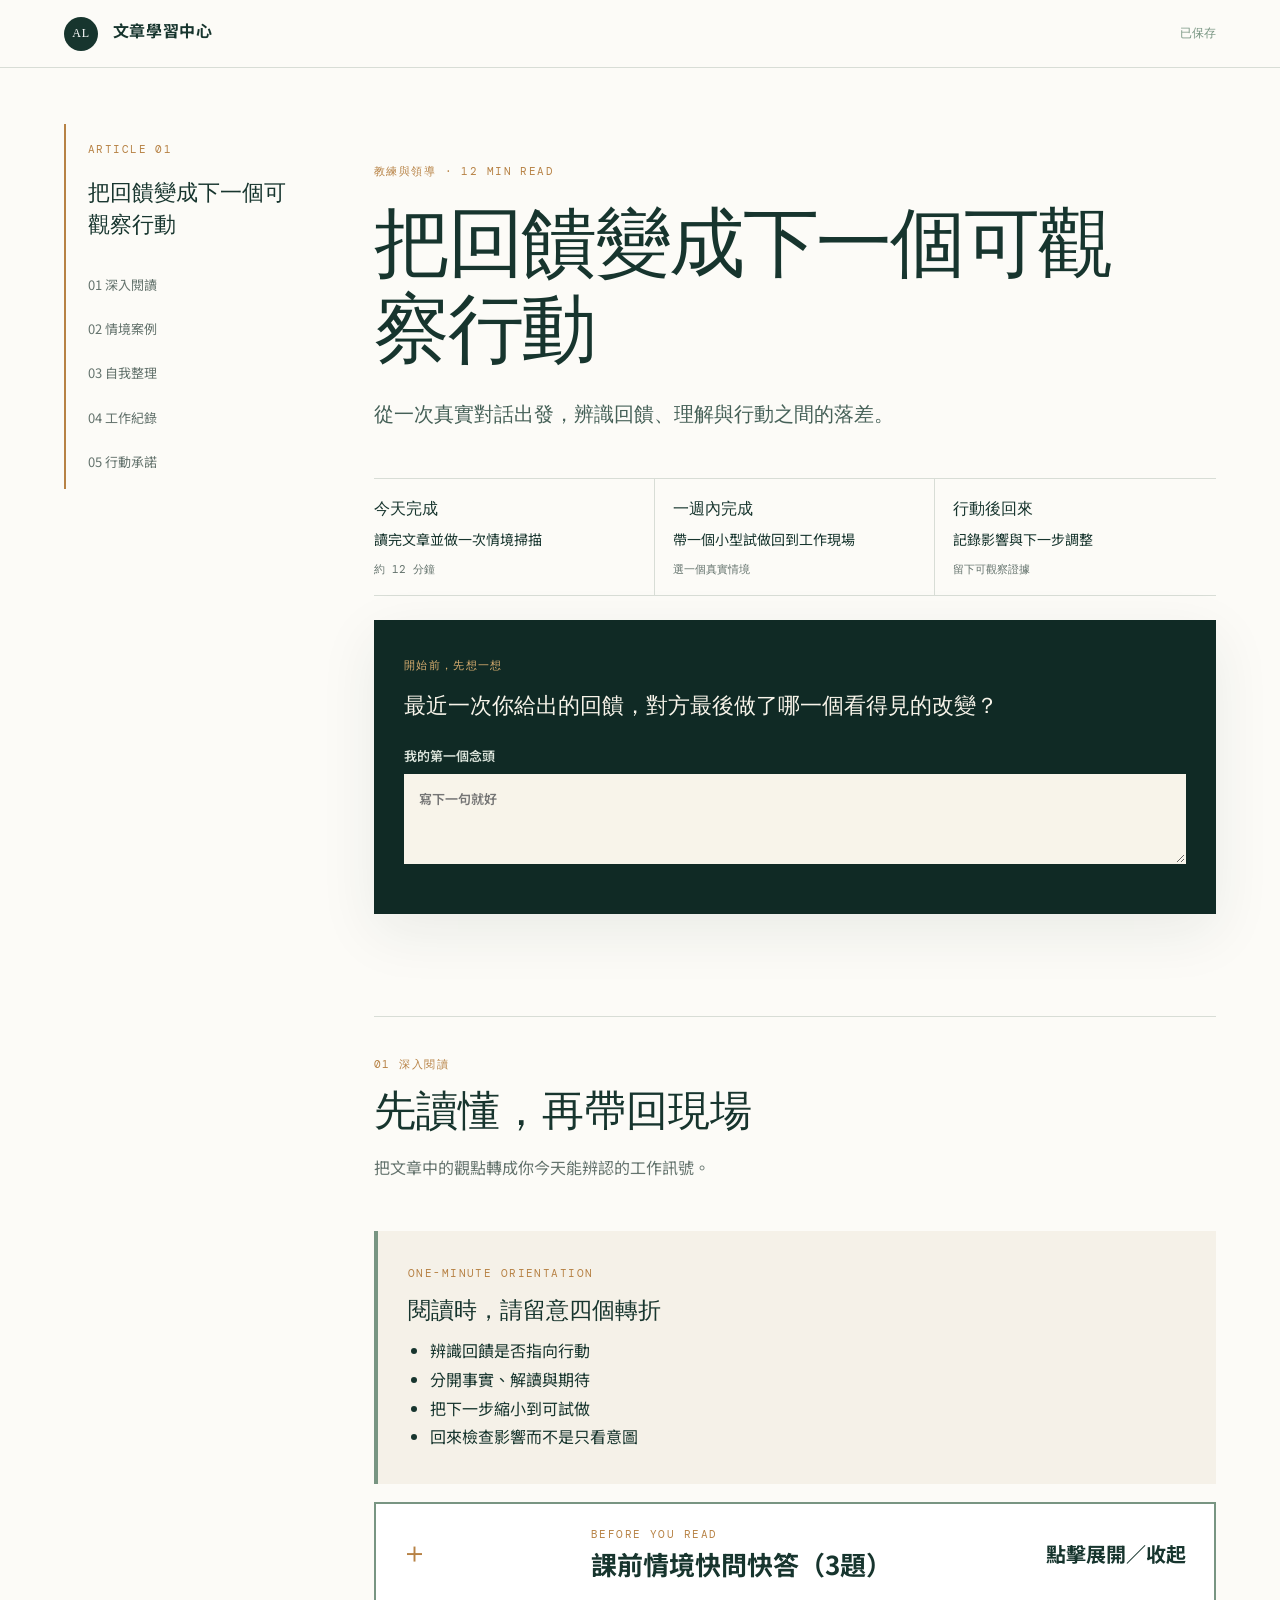
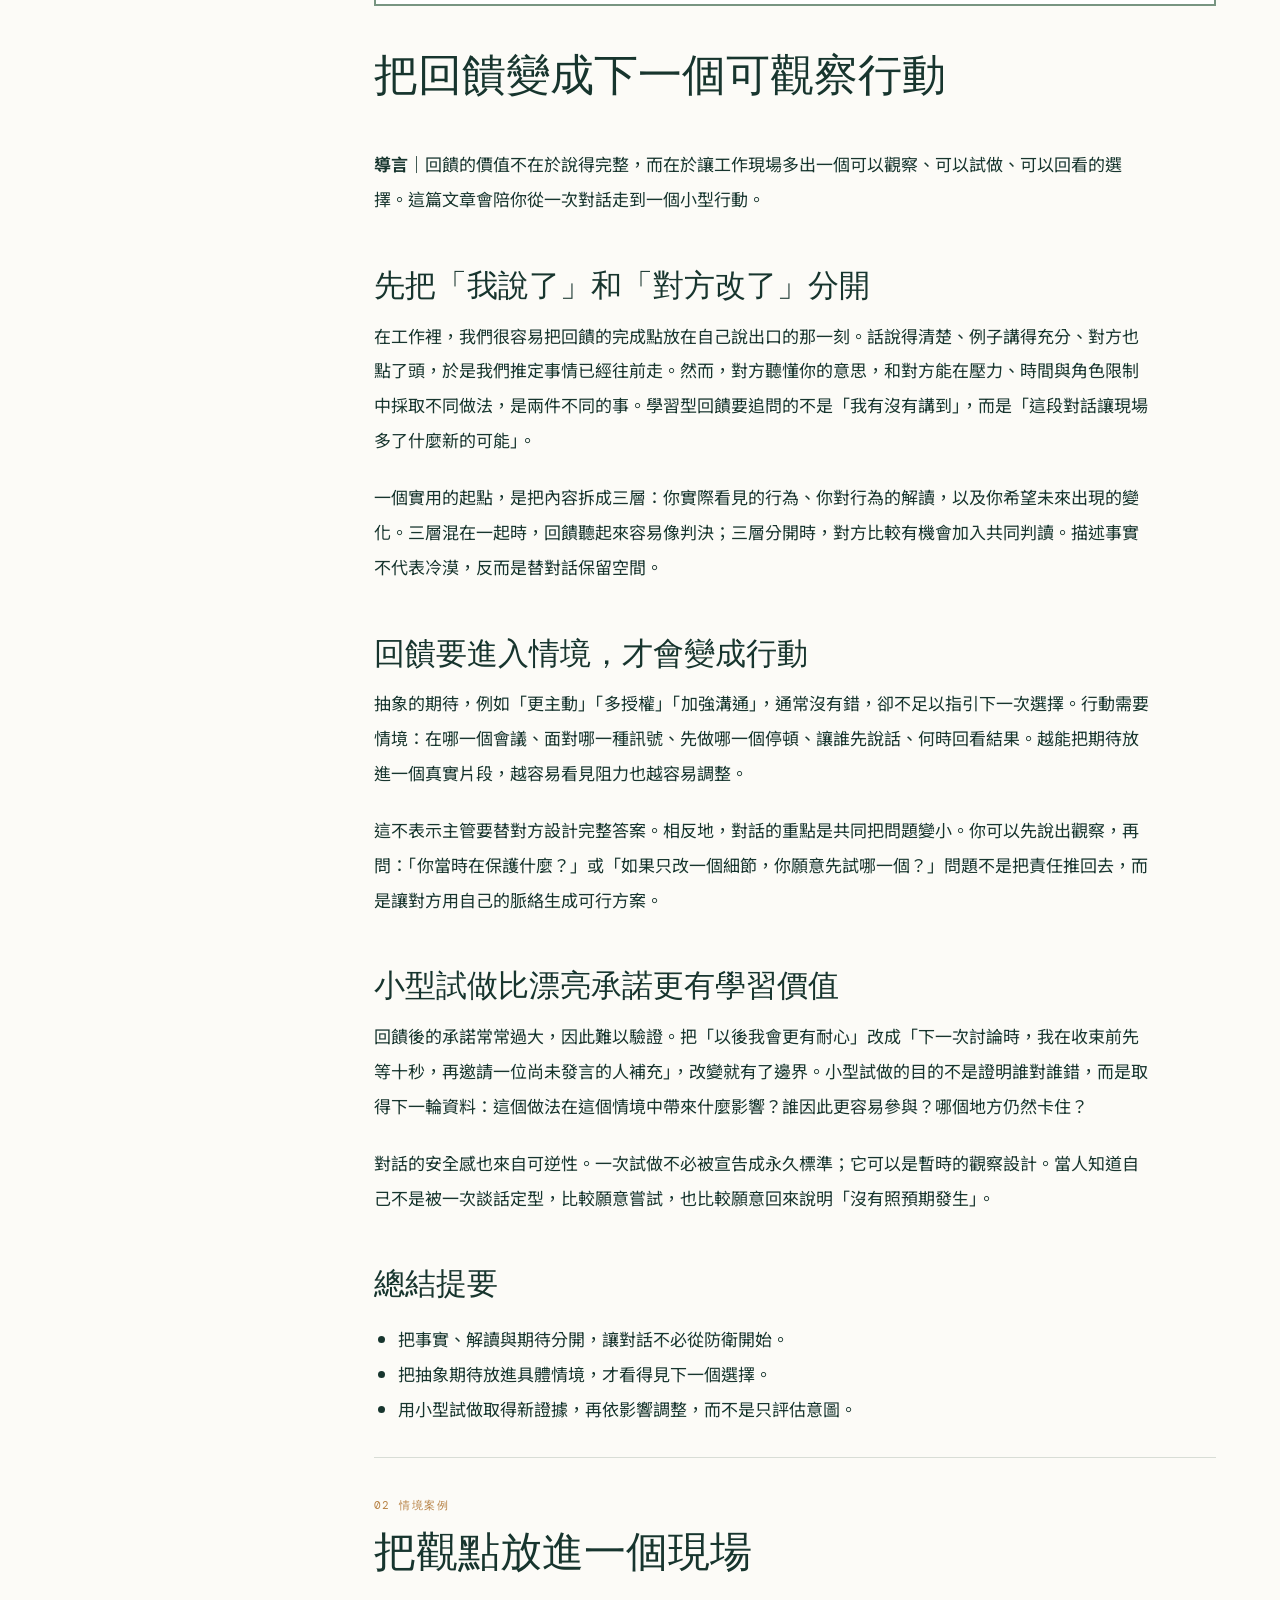
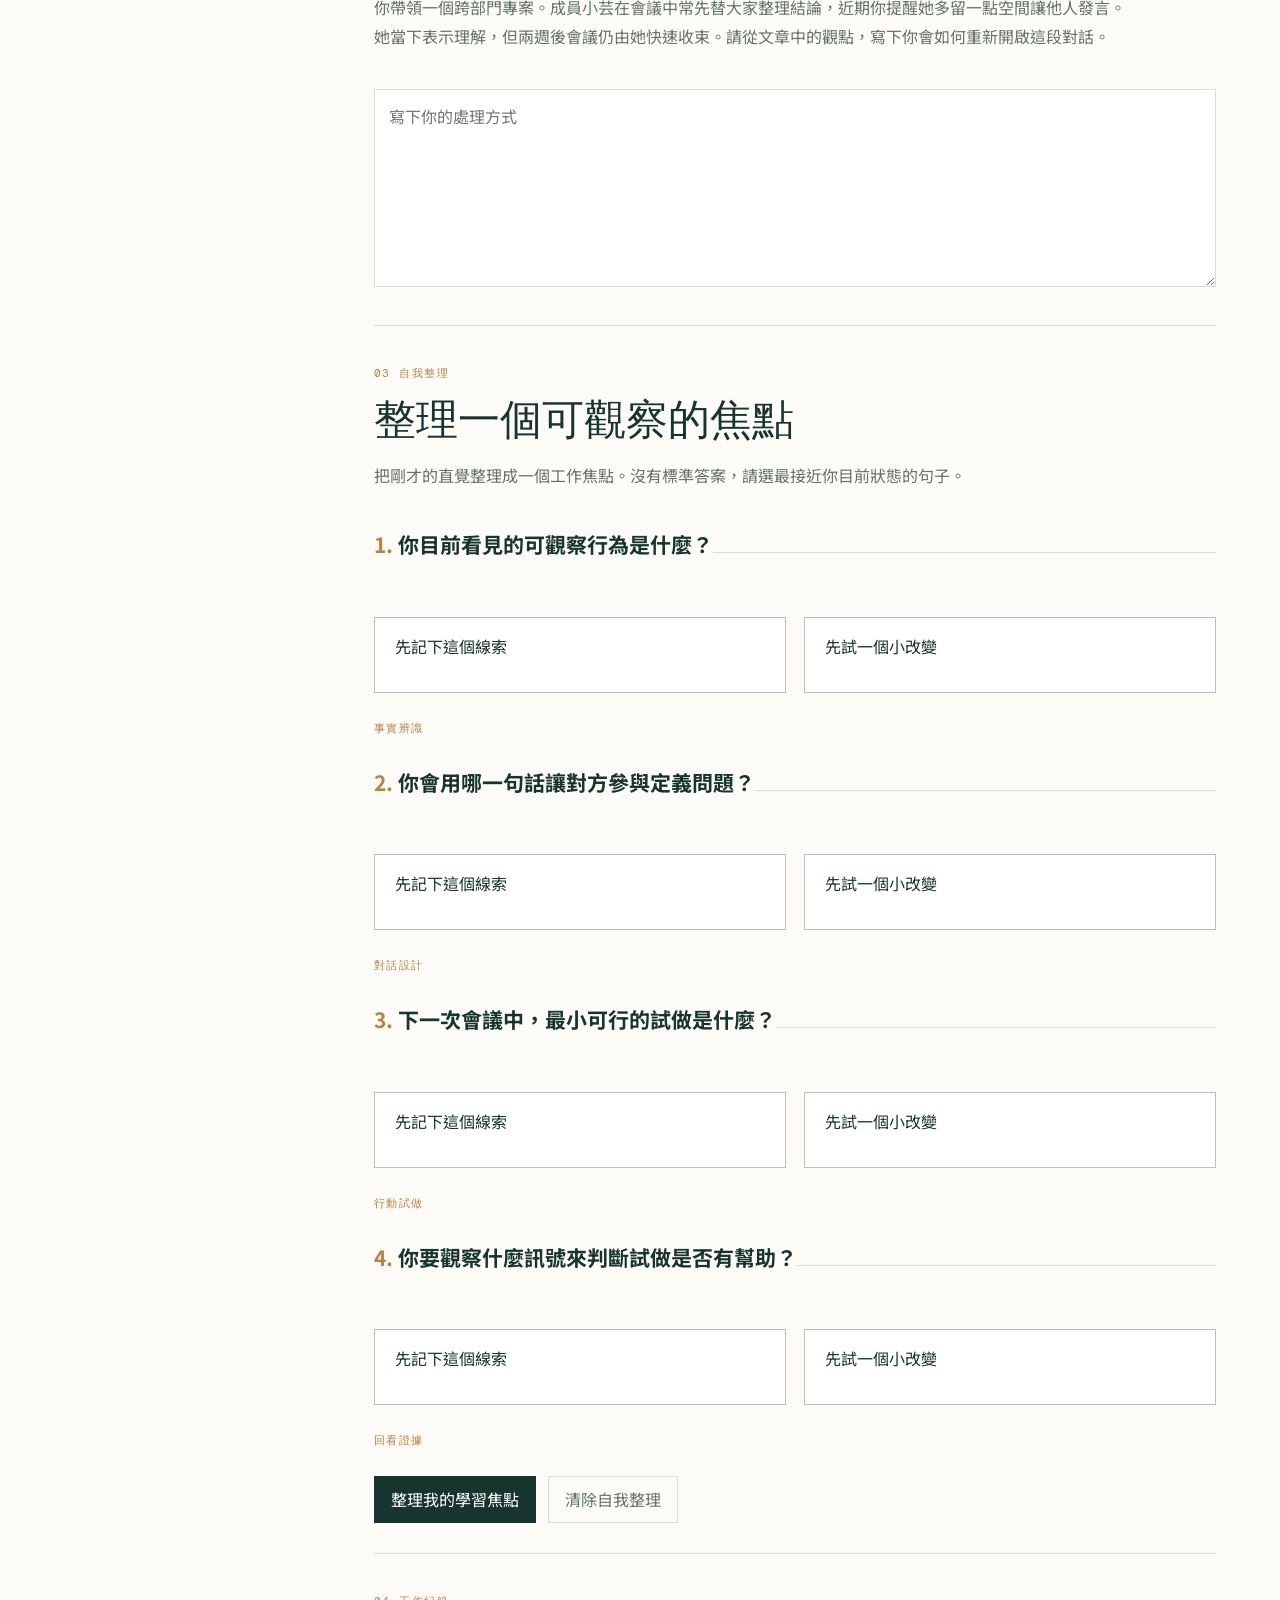
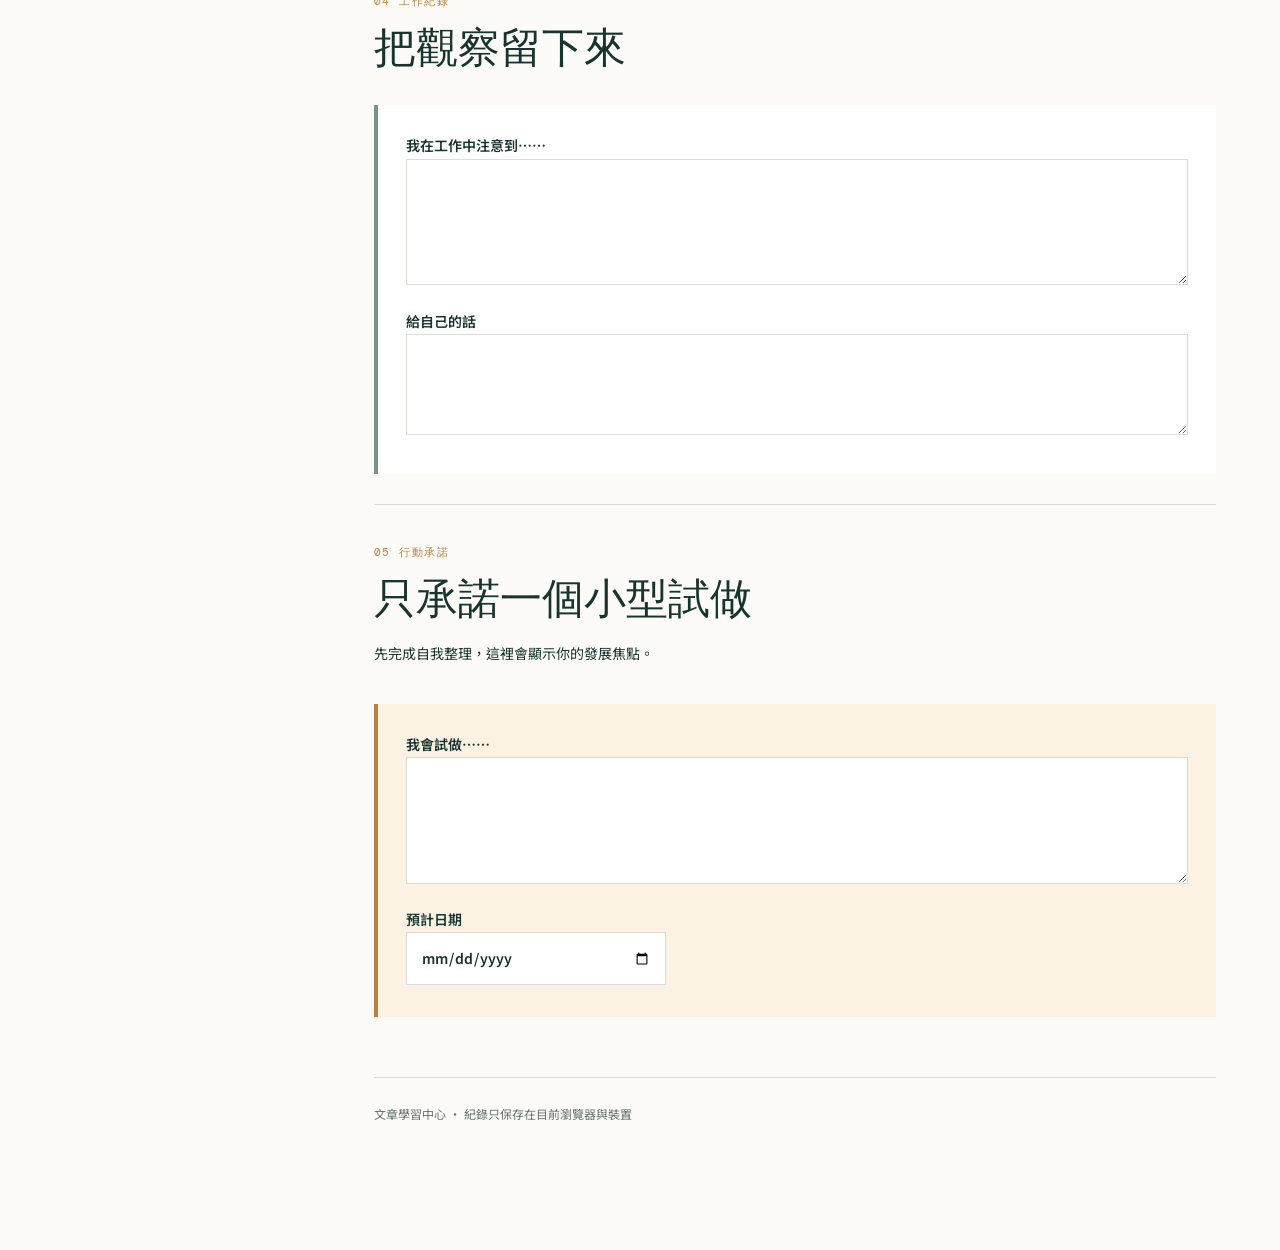
<file: .recovery/article-hub-moved-20260803/Article_Learning_Article01.html>
<!doctype html>
<html lang="zh-Hant-TW">
<head><meta charset="utf-8"><meta name="viewport" content="width=device-width, initial-scale=1"><title>把回饋變成下一個可觀察行動｜文章學習中心</title><link rel="stylesheet" href="assets/article-learning.css"></head>
<body><div class="top"><a class="brand" href="index.html" aria-label="返回文章學習地圖"><i>AL</i> 文章學習中心</a><span class="save" id="saveStatus" aria-live="polite">已保存</span></div>
<div class="layout"><aside class="side"><small>ARTICLE 01</small><h2>把回饋變成下一個可觀察行動</h2><nav aria-label="文章段落"><a href="#s1">01 深入閱讀</a><a href="#s2">02 情境案例</a><a href="#s3">03 自我整理</a><a href="#s4">04 工作紀錄</a><a href="#s5">05 行動承諾</a></nav></aside>
<main><section class="hero"><small class="kicker">教練與領導 · 12 MIN READ</small><h1>把回饋變成下一個可觀察行動</h1><p class="lead">從一次真實對話出發，辨識回饋、理解與行動之間的落差。</p><div class="journey-plan"><div><b>今天完成</b><span>讀完文章並做一次情境掃描</span><small>約 12 分鐘</small></div><div><b>一週內完成</b><span>帶一個小型試做回到工作現場</span><small>選一個真實情境</small></div><div><b>行動後回來</b><span>記錄影響與下一步調整</span><small>留下可觀察證據</small></div></div><div class="dark"><small>開始前，先想一想</small><h3>最近一次你給出的回饋，對方最後做了哪一個看得見的改變？</h3><label>我的第一個念頭<textarea id="startPrompt" data-key="startPrompt" rows="2" placeholder="寫下一句就好"></textarea></label></div></section>
<section id="s1"><div class="head"><small class="kicker">01 深入閱讀</small><h2>先讀懂，再帶回現場</h2><p>把文章中的觀點轉成你今天能辨認的工作訊號。</p></div><div class="reading-brief"><span class="brief-label">ONE-MINUTE ORIENTATION</span><h3>閱讀時，請留意四個轉折</h3><ul><li>辨識回饋是否指向行動</li><li>分開事實、解讀與期待</li><li>把下一步縮小到可試做</li><li>回來檢查影響而不是只看意圖</li></ul></div><details class="quick-scan"><summary><span><small>BEFORE YOU READ</small><strong>課前情境快問快答（3題）</strong></span><b>點擊展開／收起</b></summary><div class="quick-scan-body"><p class="scan-intro">請依直覺選擇。這不是測驗，沒有標準答案；每題只用一段評論幫你看見當下的判斷起點。</p><div class="scan-question"><p>01 · 對方點頭但沒有改變時，你先做什麼？</p><div class="scan-options"><button type="button" data-feedback="期待需要落到具體情境與行為，重複說明不一定會增加理解。">再說一次我的期待</button><button type="button" data-feedback="把理解轉成對方自己的語言，通常更容易看見可執行的下一步。">請對方說出下一步</button></div><p class="scan-feedback" aria-live="polite"></p></div><div class="scan-question"><p>02 · 回饋後表現變差，你如何判讀？</p><div class="scan-options"><button type="button" data-feedback="抗拒是一種可能，但也可能是任務、資源或優先順序出了問題。">認定對方抗拒</button><button type="button" data-feedback="先釐清情境能避免把系統問題過快歸因成個人態度。">先回看情境與資源</button></div><p class="scan-feedback" aria-live="polite"></p></div><div class="scan-question"><p>03 · 一次談話只能帶走一件事，你會選？</p><div class="scan-options"><button type="button" data-feedback="重要性需要被轉譯成下一個具體觀察點，才有機會進入日常。">讓對方知道我很重視這件事</button><button type="button" data-feedback="小型試做讓雙方能在低風險下取得新的證據。">約定一個小型試做</button></div><p class="scan-feedback" aria-live="polite"></p></div></div></details><article class="reading-essay"><h1>把回饋變成下一個可觀察行動</h1>
<p><strong>導言｜</strong>回饋的價值不在於說得完整，而在於讓工作現場多出一個可以觀察、可以試做、可以回看的選擇。這篇文章會陪你從一次對話走到一個小型行動。</p>
<h2>先把「我說了」和「對方改了」分開</h2>
<p>在工作裡，我們很容易把回饋的完成點放在自己說出口的那一刻。話說得清楚、例子講得充分、對方也點了頭，於是我們推定事情已經往前走。然而，對方聽懂你的意思，和對方能在壓力、時間與角色限制中採取不同做法，是兩件不同的事。學習型回饋要追問的不是「我有沒有講到」，而是「這段對話讓現場多了什麼新的可能」。</p>
<p>一個實用的起點，是把內容拆成三層：你實際看見的行為、你對行為的解讀，以及你希望未來出現的變化。三層混在一起時，回饋聽起來容易像判決；三層分開時，對方比較有機會加入共同判讀。描述事實不代表冷漠，反而是替對話保留空間。</p>
<h2>回饋要進入情境，才會變成行動</h2>
<p>抽象的期待，例如「更主動」「多授權」「加強溝通」，通常沒有錯，卻不足以指引下一次選擇。行動需要情境：在哪一個會議、面對哪一種訊號、先做哪一個停頓、讓誰先說話、何時回看結果。越能把期待放進一個真實片段，越容易看見阻力也越容易調整。</p>
<p>這不表示主管要替對方設計完整答案。相反地，對話的重點是共同把問題變小。你可以先說出觀察，再問：「你當時在保護什麼？」或「如果只改一個細節，你願意先試哪一個？」問題不是把責任推回去，而是讓對方用自己的脈絡生成可行方案。</p>
<h2>小型試做比漂亮承諾更有學習價值</h2>
<p>回饋後的承諾常常過大，因此難以驗證。把「以後我會更有耐心」改成「下一次討論時，我在收束前先等十秒，再邀請一位尚未發言的人補充」，改變就有了邊界。小型試做的目的不是證明誰對誰錯，而是取得下一輪資料：這個做法在這個情境中帶來什麼影響？誰因此更容易參與？哪個地方仍然卡住？</p>
<p>對話的安全感也來自可逆性。一次試做不必被宣告成永久標準；它可以是暫時的觀察設計。當人知道自己不是被一次談話定型，比較願意嘗試，也比較願意回來說明「沒有照預期發生」。</p>
<h2>總結提要</h2>
<ul>
<li>把事實、解讀與期待分開，讓對話不必從防衛開始。</li>
<li>把抽象期待放進具體情境，才看得見下一個選擇。</li>
<li>用小型試做取得新證據，再依影響調整，而不是只評估意圖。</li>
</ul></article></section>
<section id="s2"><div class="head"><small class="kicker">02 情境案例</small><h2>把觀點放進一個現場</h2><p>你帶領一個跨部門專案。成員小芸在會議中常先替大家整理結論，近期你提醒她多留一點空間讓他人發言。她當下表示理解，但兩週後會議仍由她快速收束。請從文章中的觀點，寫下你會如何重新開啟這段對話。</p></div><textarea id="caseNote" data-key="caseNote" rows="6" placeholder="寫下你的處理方式"></textarea></section>
<section id="s3"><div class="head"><small class="kicker">03 自我整理</small><h2>整理一個可觀察的焦點</h2><p>把剛才的直覺整理成一個工作焦點。沒有標準答案，請選最接近你目前狀態的句子。</p></div><div class="assess"><fieldset class="question"><legend><span class="question-number">1.</span> 你目前看見的可觀察行為是什麼？</legend><div class="assessment-options"><label class="assessment-option"><input type="radio" name="q0" value="事實辨識" data-option="先記下這個線索" data-key="q0"><span>先記下這個線索</span></label><label class="assessment-option"><input type="radio" name="q0" value="事實辨識" data-option="先試一個小改變" data-key="q0"><span>先試一個小改變</span></label></div><small class="question-label">事實辨識</small></fieldset><fieldset class="question"><legend><span class="question-number">2.</span> 你會用哪一句話讓對方參與定義問題？</legend><div class="assessment-options"><label class="assessment-option"><input type="radio" name="q1" value="對話設計" data-option="先記下這個線索" data-key="q1"><span>先記下這個線索</span></label><label class="assessment-option"><input type="radio" name="q1" value="對話設計" data-option="先試一個小改變" data-key="q1"><span>先試一個小改變</span></label></div><small class="question-label">對話設計</small></fieldset><fieldset class="question"><legend><span class="question-number">3.</span> 下一次會議中，最小可行的試做是什麼？</legend><div class="assessment-options"><label class="assessment-option"><input type="radio" name="q2" value="行動試做" data-option="先記下這個線索" data-key="q2"><span>先記下這個線索</span></label><label class="assessment-option"><input type="radio" name="q2" value="行動試做" data-option="先試一個小改變" data-key="q2"><span>先試一個小改變</span></label></div><small class="question-label">行動試做</small></fieldset><fieldset class="question"><legend><span class="question-number">4.</span> 你要觀察什麼訊號來判斷試做是否有幫助？</legend><div class="assessment-options"><label class="assessment-option"><input type="radio" name="q3" value="回看證據" data-option="先記下這個線索" data-key="q3"><span>先記下這個線索</span></label><label class="assessment-option"><input type="radio" name="q3" value="回看證據" data-option="先試一個小改變" data-key="q3"><span>先試一個小改變</span></label></div><small class="question-label">回看證據</small></fieldset></div><div class="assessment-actions"><button class="button" id="submitAssessment">整理我的學習焦點</button><button class="clear-button" id="clearAssessment">清除自我整理</button></div><p id="assessmentMessage" class="assessment-message" aria-live="polite"></p><div id="assessmentResult" class="result"></div></section>
<section id="s4"><div class="head"><small class="kicker">04 工作紀錄</small><h2>把觀察留下來</h2></div><div class="simple-record"><label>我在工作中注意到……<textarea id="observation" data-key="observation" rows="4"></textarea></label><label>給自己的話<textarea id="personalNote" data-key="personalNote" rows="3"></textarea></label></div></section>
<section id="s5"><div class="head"><small class="kicker">05 行動承諾</small><h2>只承諾一個小型試做</h2><div class="experiment-focus" id="focusTip">先完成自我整理，這裡會顯示你的發展焦點。</div></div><div class="simple-record action-commitment"><label>我會試做……<textarea id="commitment" data-key="commitment" rows="4"></textarea></label><label class="action-date">預計日期 <input id="commitmentDate" data-key="commitmentDate" type="date"></label></div></section><footer>文章學習中心 · 紀錄只保存在目前瀏覽器與裝置</footer></main></div><script>window.ARTICLE_DATA={"id": "article_01", "title": "把回饋變成下一個可觀察行動", "subtitle": "一頁式學習頁示範", "summary": "從一次真實對話出發，辨識回饋、理解與行動之間的落差。", "category": "教練與領導", "reading_minutes": 12, "start_prompt": "最近一次你給出的回饋，對方最後做了哪一個看得見的改變？", "orientation": ["辨識回饋是否指向行動", "分開事實、解讀與期待", "把下一步縮小到可試做", "回來檢查影響而不是只看意圖"], "quick_scan": [{"question": "對方點頭但沒有改變時，你先做什麼？", "options": [{"text": "再說一次我的期待", "feedback": "期待需要落到具體情境與行為，重複說明不一定會增加理解。"}, {"text": "請對方說出下一步", "feedback": "把理解轉成對方自己的語言，通常更容易看見可執行的下一步。"}]}, {"question": "回饋後表現變差，你如何判讀？", "options": [{"text": "認定對方抗拒", "feedback": "抗拒是一種可能，但也可能是任務、資源或優先順序出了問題。"}, {"text": "先回看情境與資源", "feedback": "先釐清情境能避免把系統問題過快歸因成個人態度。"}]}, {"question": "一次談話只能帶走一件事，你會選？", "options": [{"text": "讓對方知道我很重視這件事", "feedback": "重要性需要被轉譯成下一個具體觀察點，才有機會進入日常。"}, {"text": "約定一個小型試做", "feedback": "小型試做讓雙方能在低風險下取得新的證據。"}]}], "case": "你帶領一個跨部門專案。成員小芸在會議中常先替大家整理結論，近期你提醒她多留一點空間讓他人發言。她當下表示理解，但兩週後會議仍由她快速收束。請從文章中的觀點，寫下你會如何重新開啟這段對話。", "questions": [["事實辨識", "你目前看見的可觀察行為是什麼？"], ["對話設計", "你會用哪一句話讓對方參與定義問題？"], ["行動試做", "下一次會議中，最小可行的試做是什麼？"], ["回看證據", "你要觀察什麼訊號來判斷試做是否有幫助？"]], "focus_tips": {"事實辨識": "先記錄一次具體事件，不急著下人格判斷。", "對話設計": "用描述與好奇取代推測，請對方補充自己的理解。", "行動試做": "把行動縮小到一次會議、一個句子或一個停頓。", "回看證據": "約定回看時間，檢查影響與新資料。"}};</script><script src="assets/article-learning.js"></script></body></html>
</file>
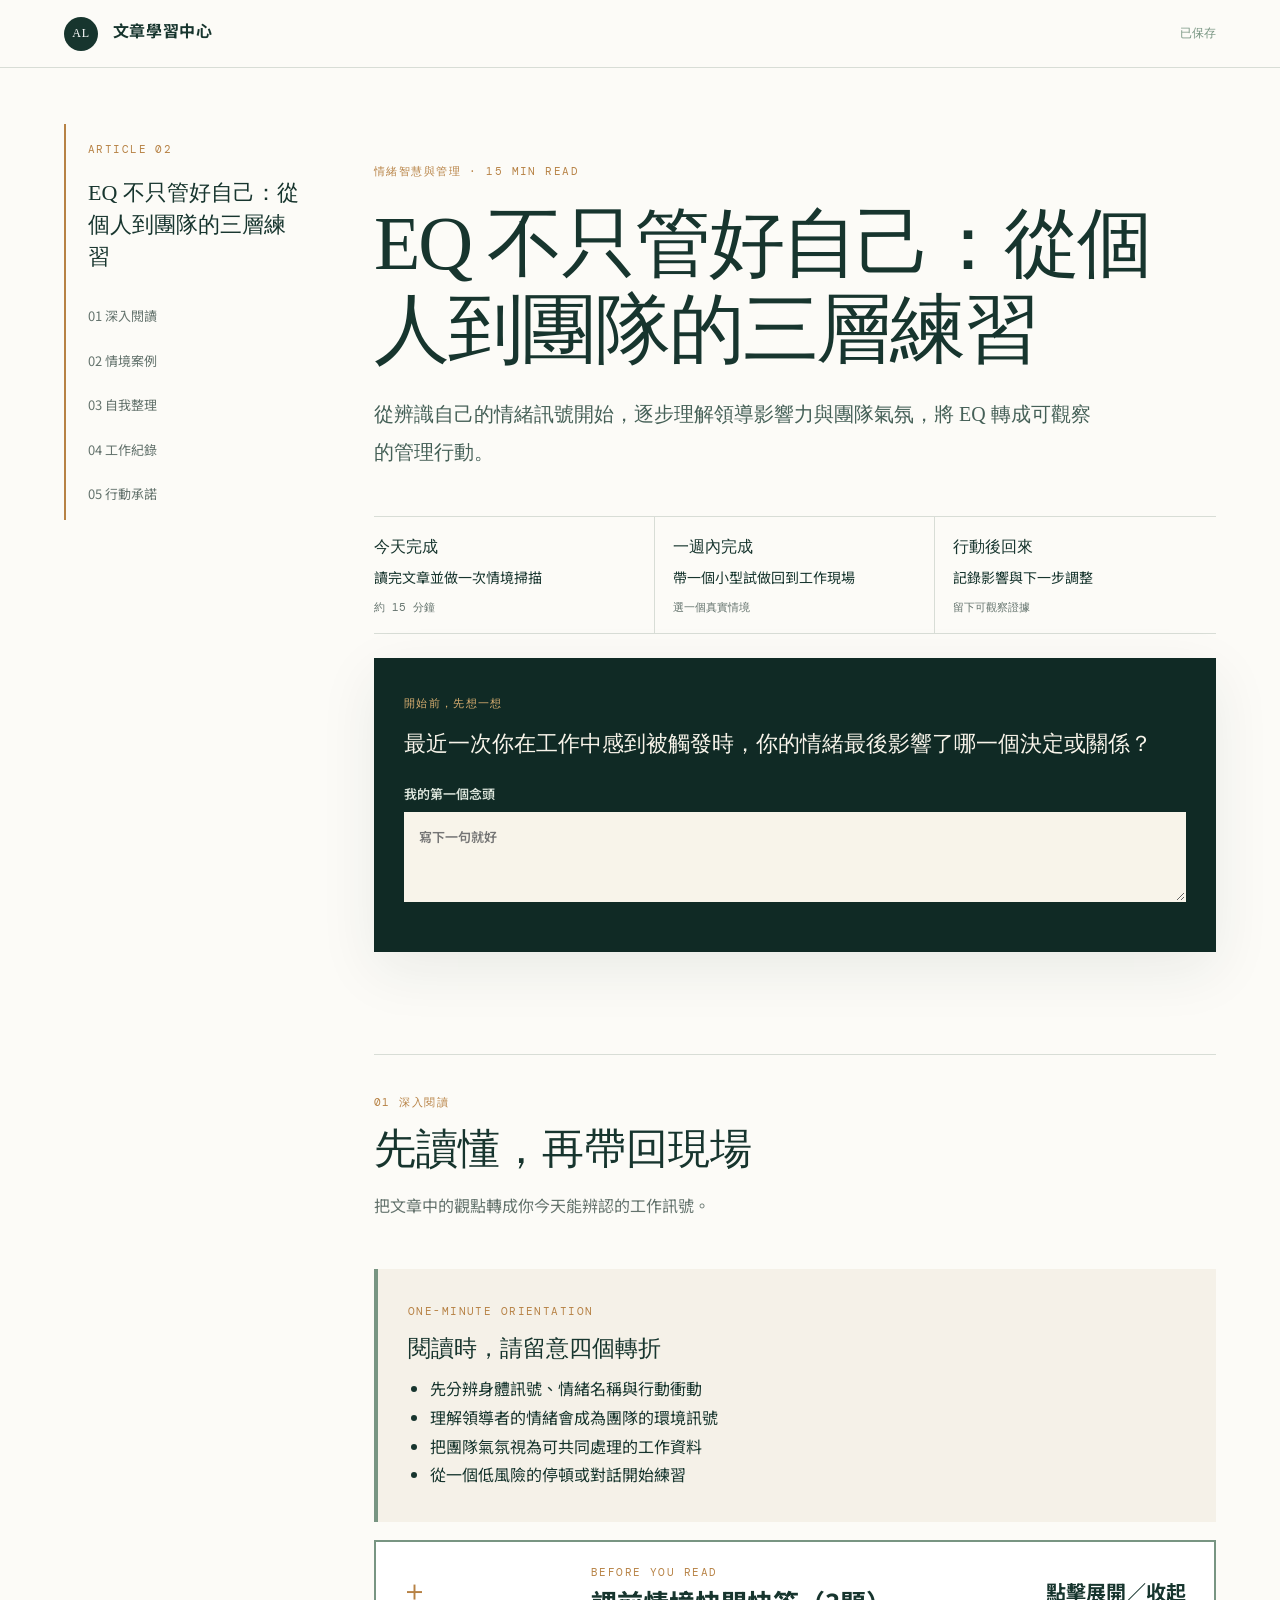
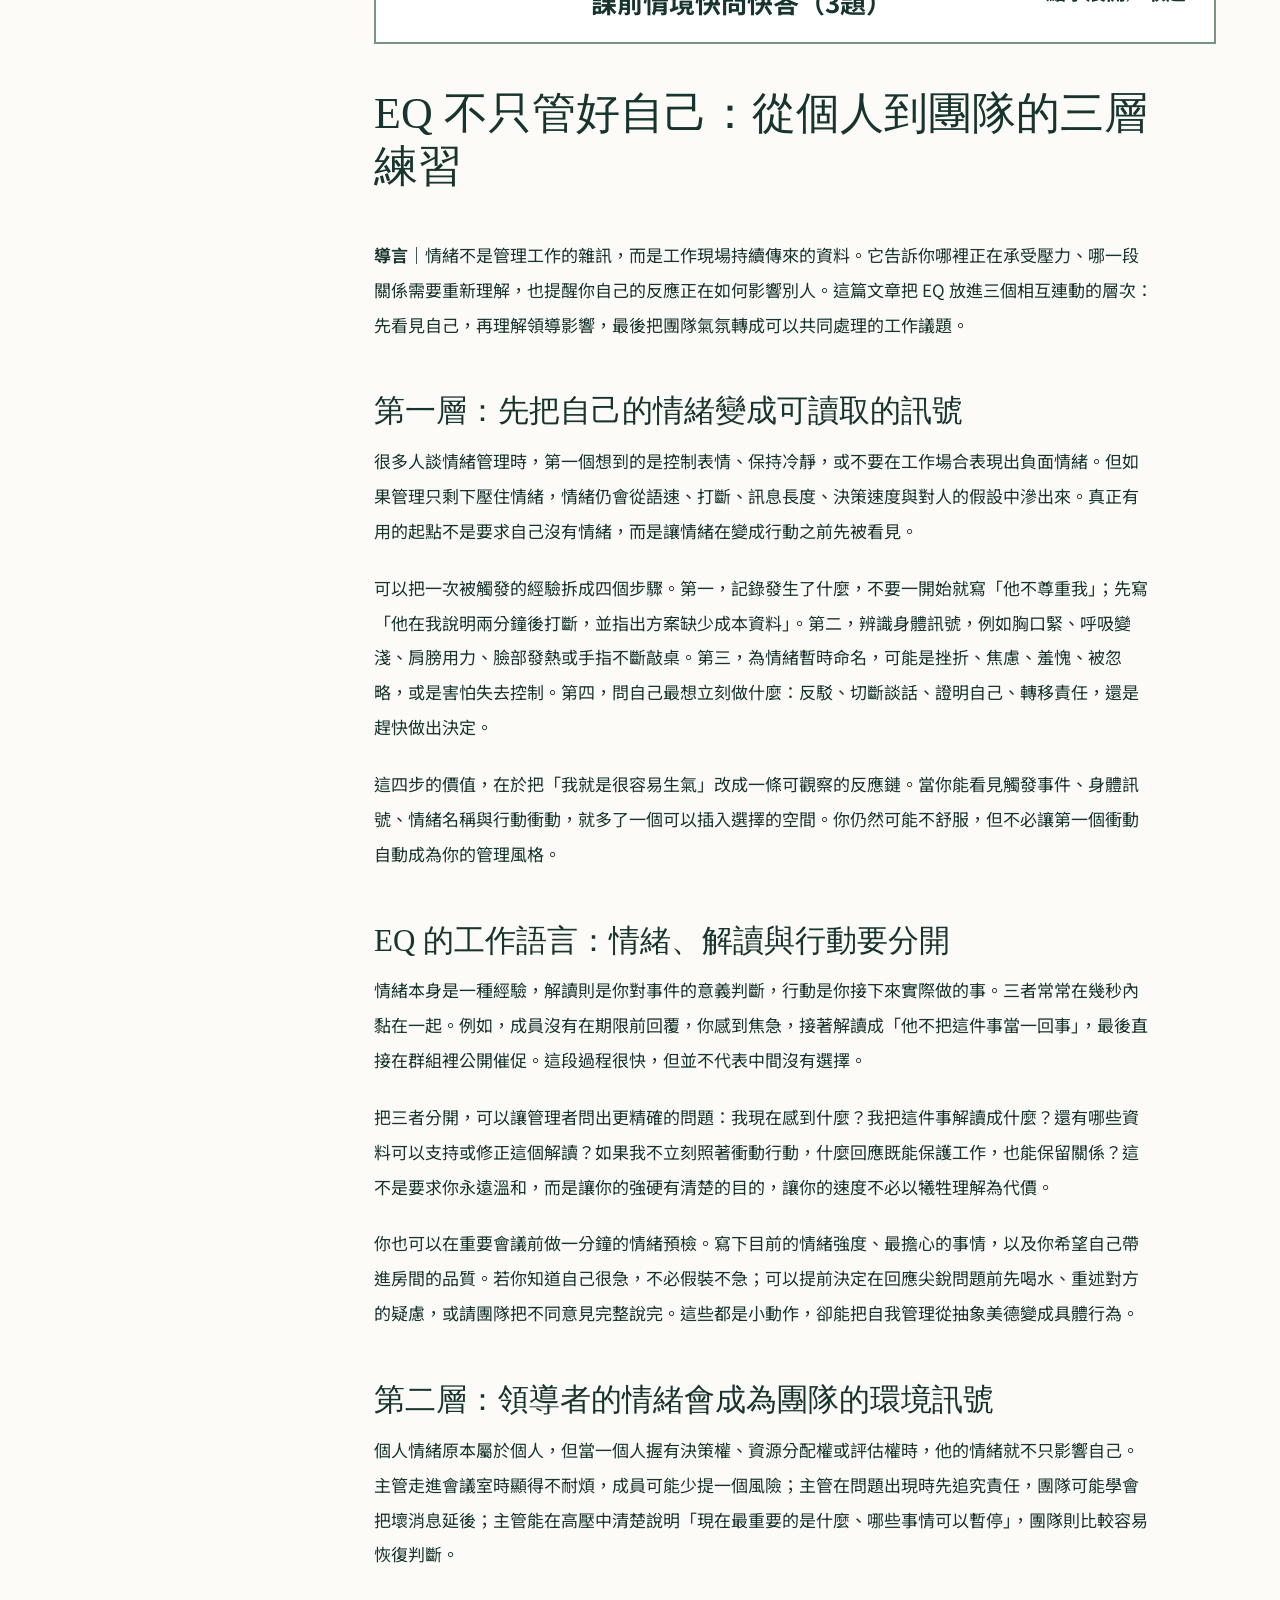
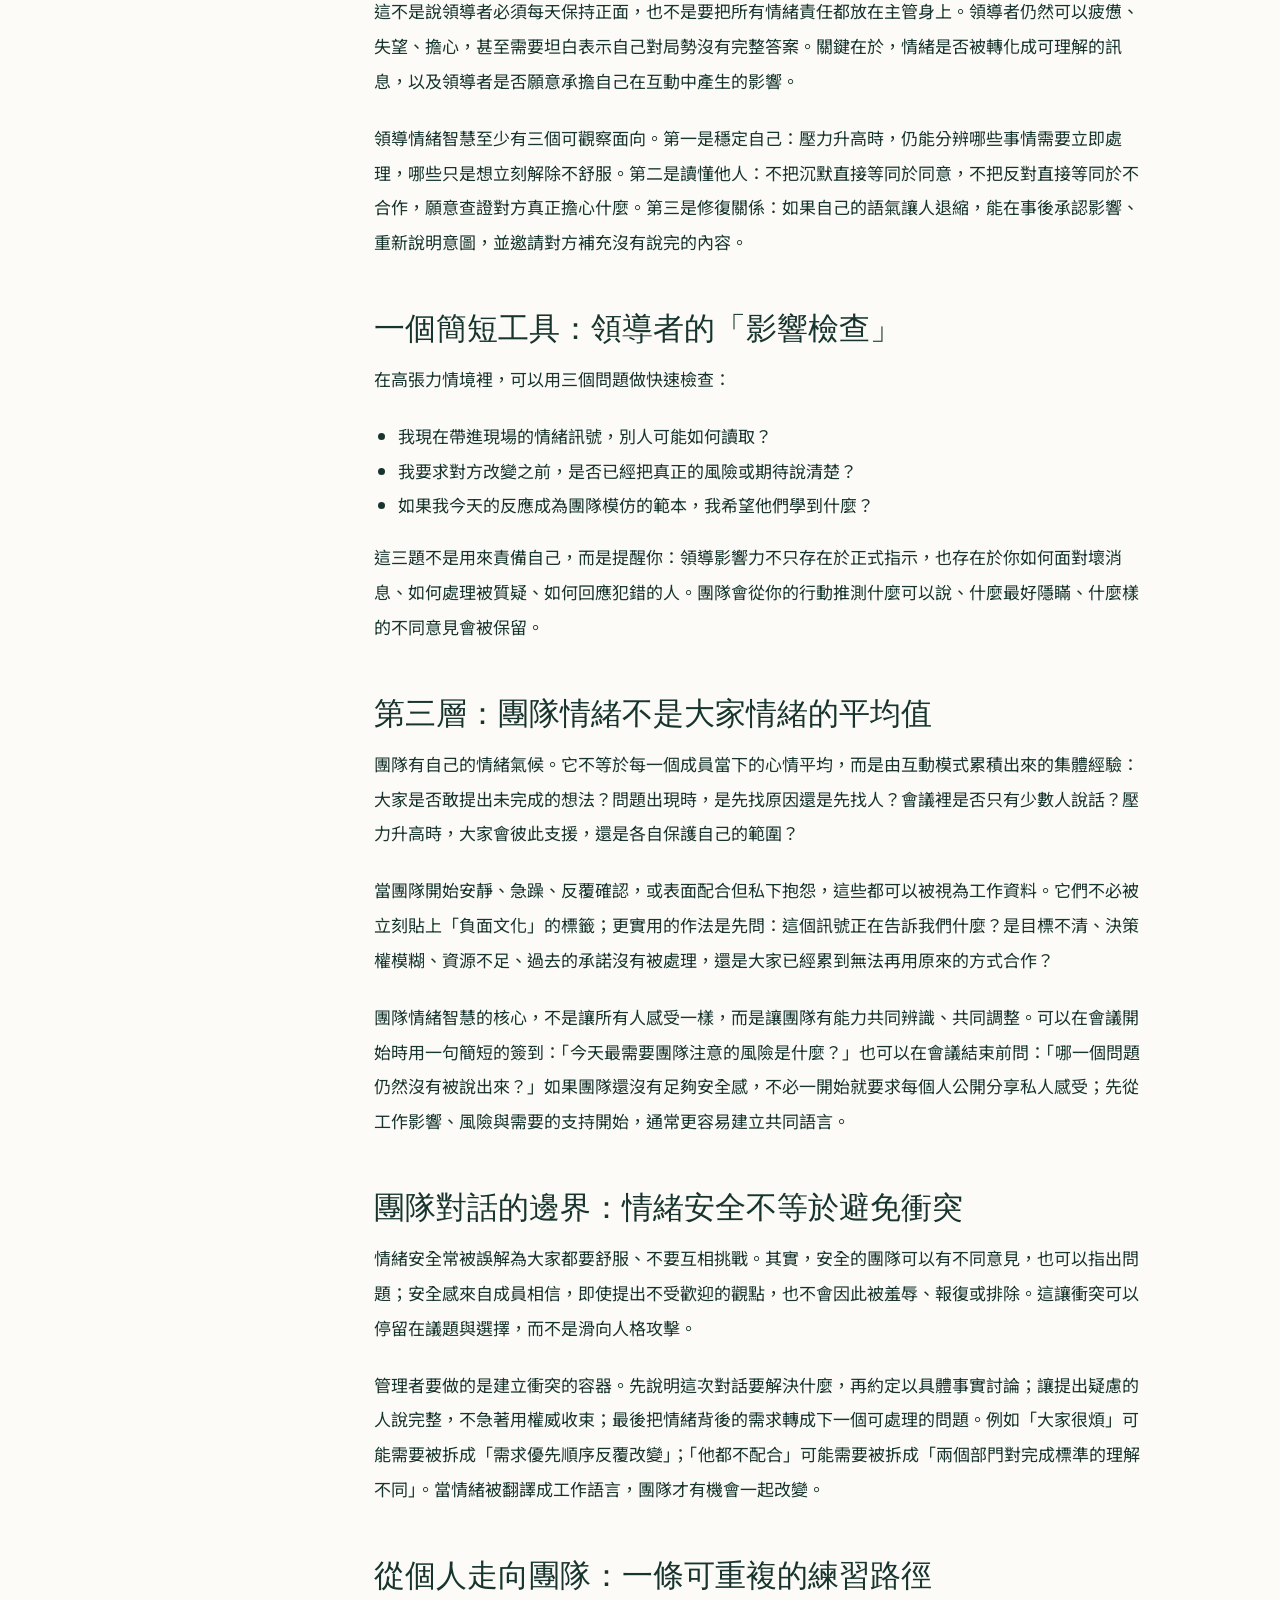
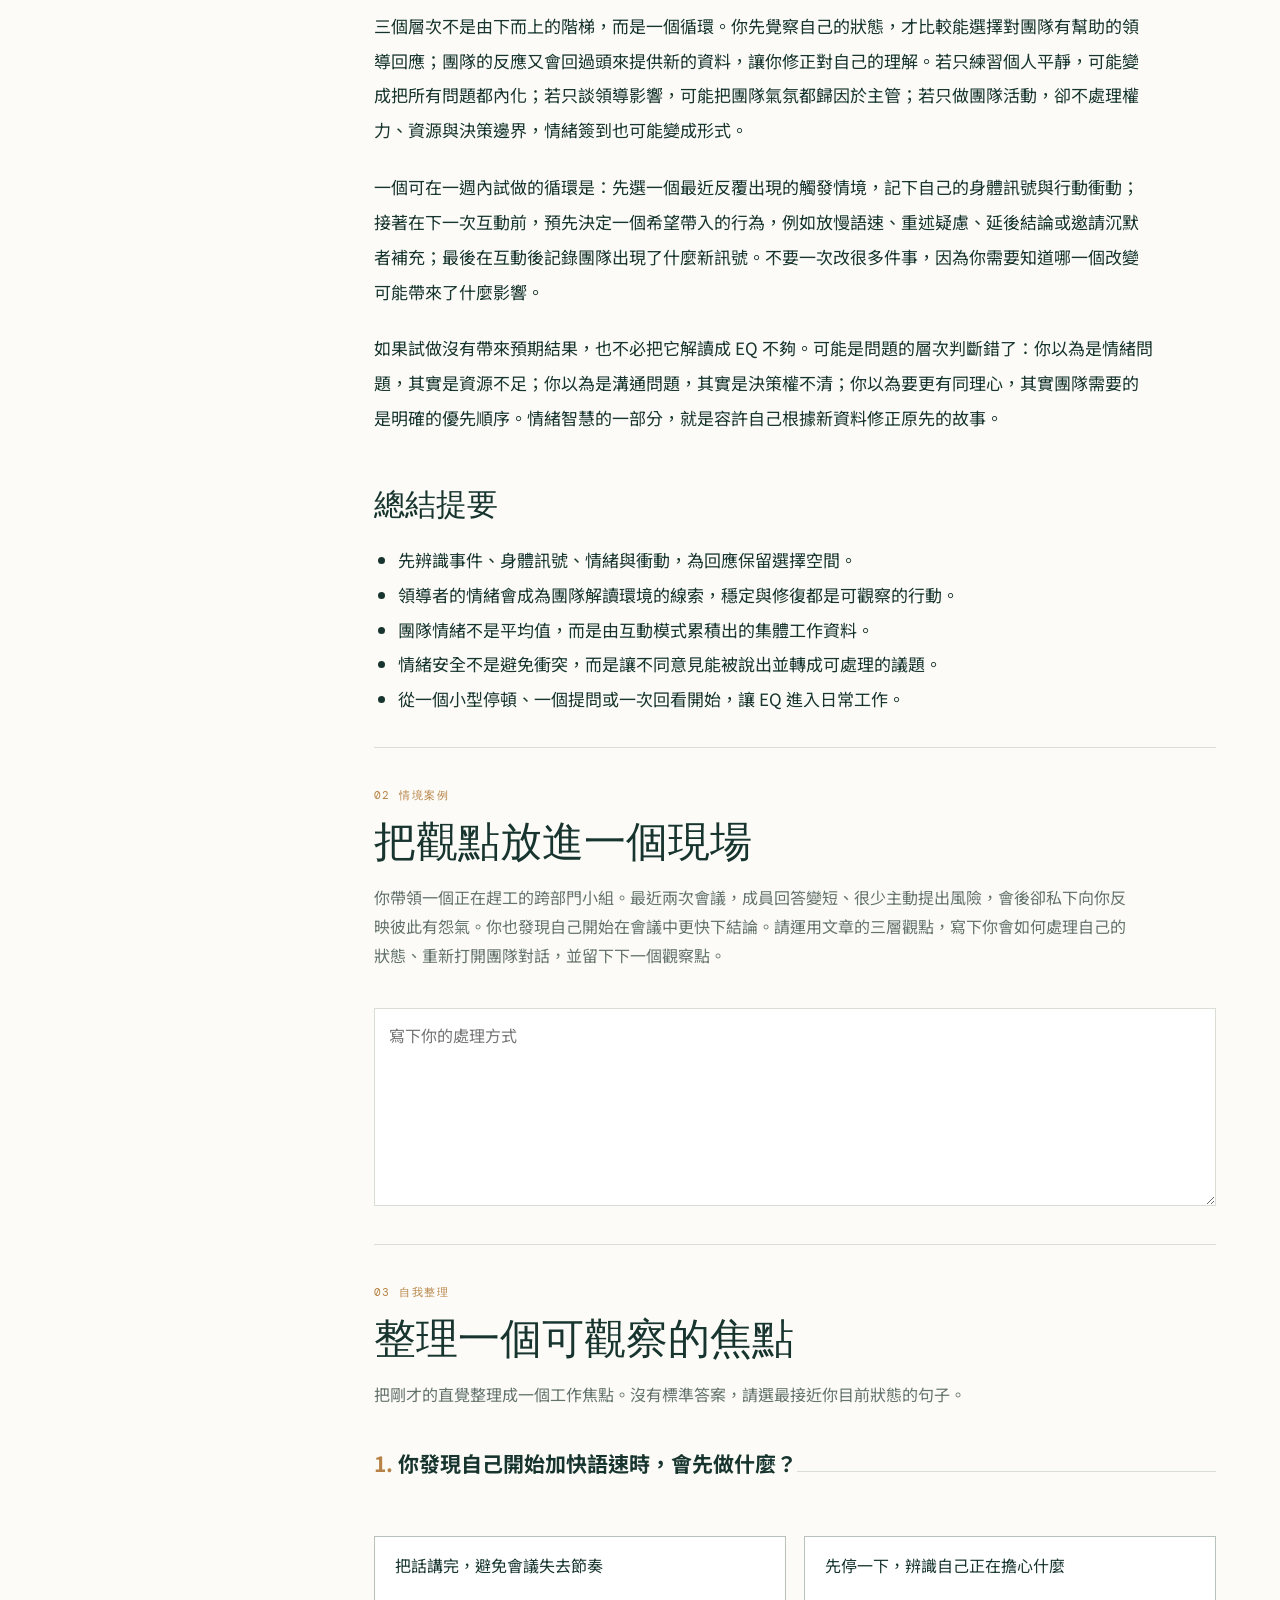
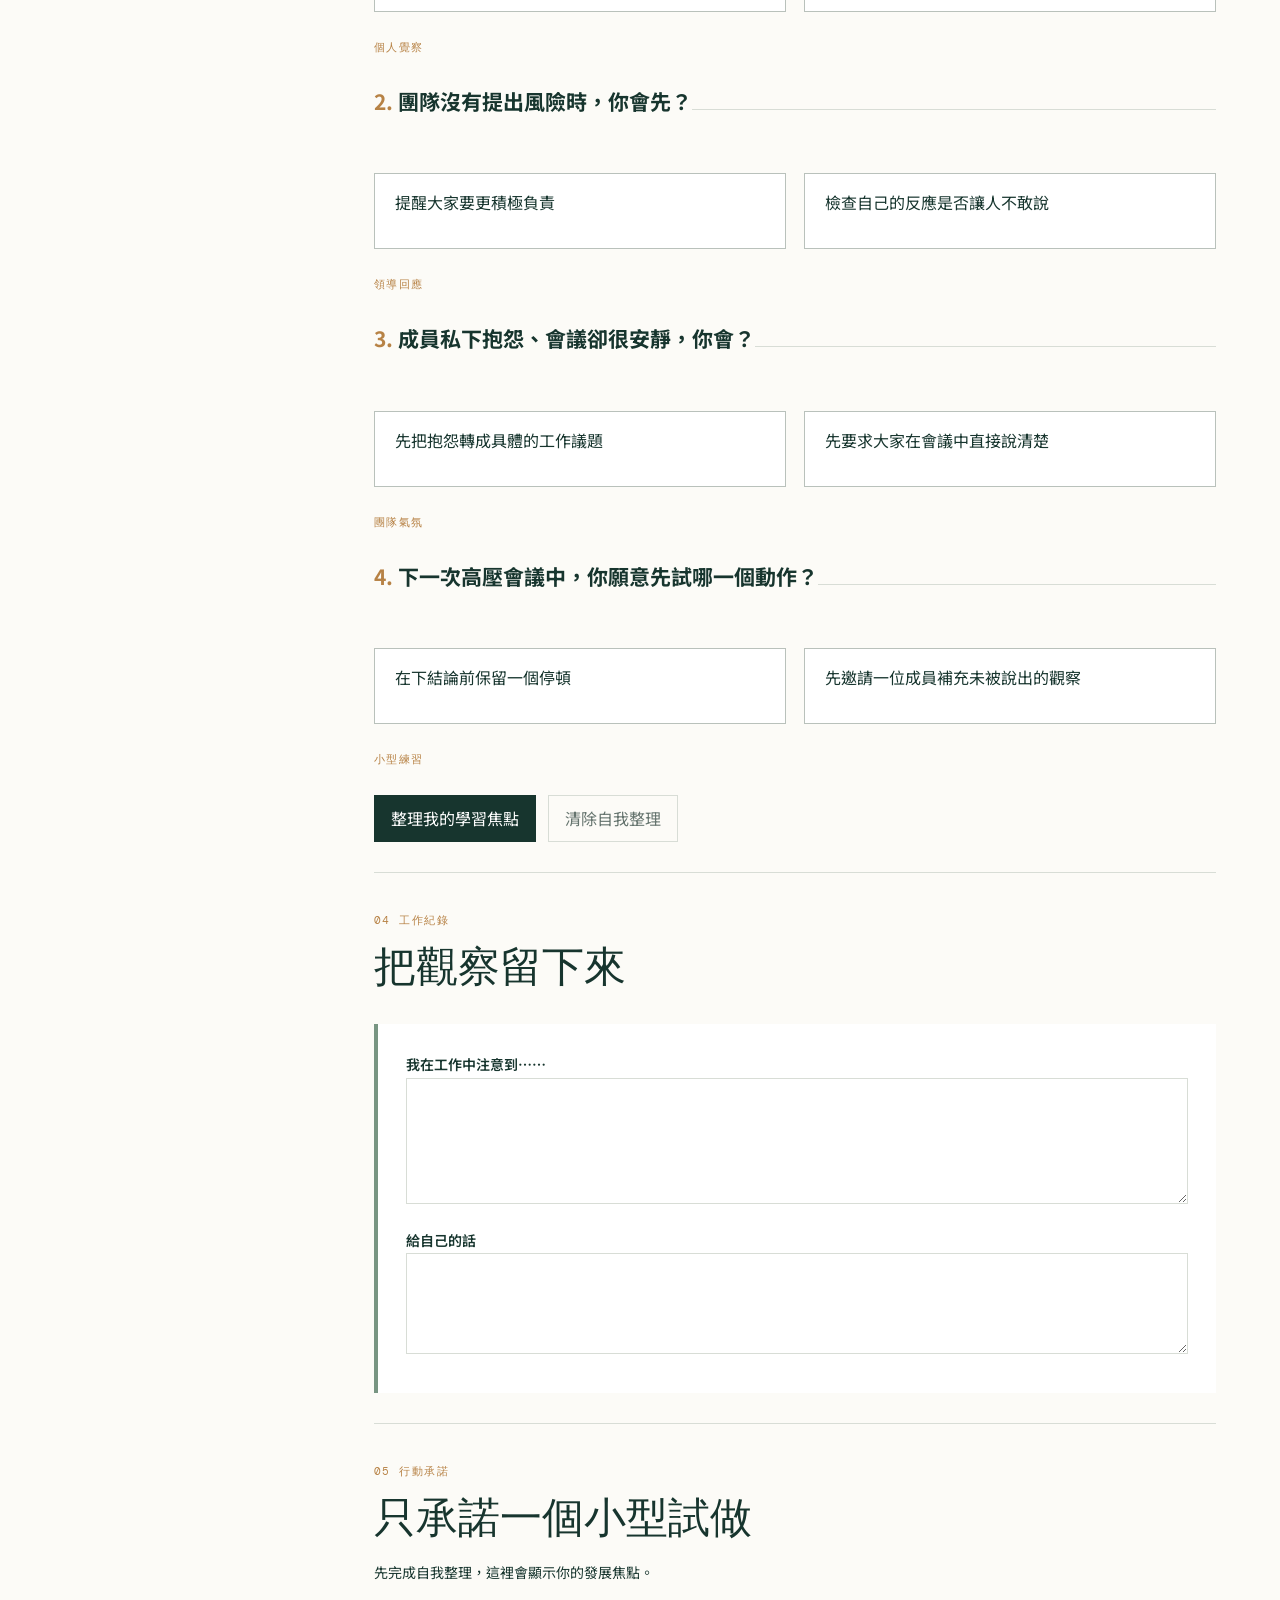
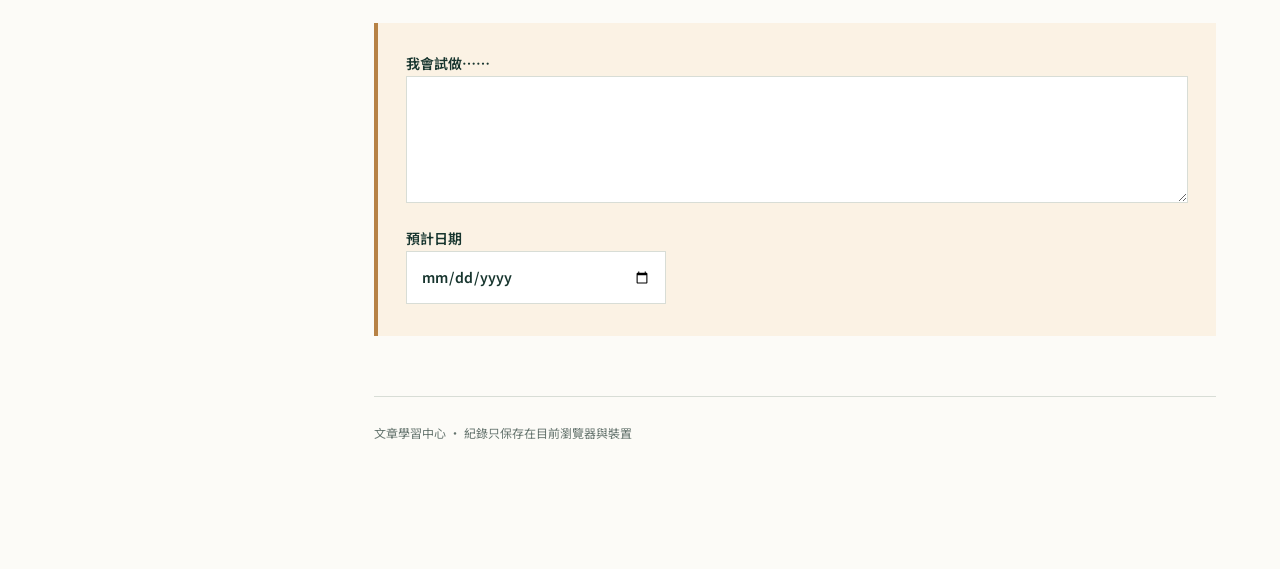
<file: .recovery/article-hub-moved-20260803/Article_Learning_Article02.html>
<!doctype html>
<html lang="zh-Hant-TW">
<head><meta charset="utf-8"><meta name="viewport" content="width=device-width, initial-scale=1"><title>EQ 不只管好自己：從個人到團隊的三層練習｜文章學習中心</title><link rel="stylesheet" href="assets/article-learning.css"></head>
<body><div class="top"><a class="brand" href="index.html" aria-label="返回文章學習地圖"><i>AL</i> 文章學習中心</a><span class="save" id="saveStatus" aria-live="polite">已保存</span></div>
<div class="layout"><aside class="side"><small>ARTICLE 02</small><h2>EQ 不只管好自己：從個人到團隊的三層練習</h2><nav aria-label="文章段落"><a href="#s1">01 深入閱讀</a><a href="#s2">02 情境案例</a><a href="#s3">03 自我整理</a><a href="#s4">04 工作紀錄</a><a href="#s5">05 行動承諾</a></nav></aside>
<main><section class="hero"><small class="kicker">情緒智慧與管理 · 15 MIN READ</small><h1>EQ 不只管好自己：從個人到團隊的三層練習</h1><p class="lead">從辨識自己的情緒訊號開始，逐步理解領導影響力與團隊氣氛，將 EQ 轉成可觀察的管理行動。</p><div class="journey-plan"><div><b>今天完成</b><span>讀完文章並做一次情境掃描</span><small>約 15 分鐘</small></div><div><b>一週內完成</b><span>帶一個小型試做回到工作現場</span><small>選一個真實情境</small></div><div><b>行動後回來</b><span>記錄影響與下一步調整</span><small>留下可觀察證據</small></div></div><div class="dark"><small>開始前，先想一想</small><h3>最近一次你在工作中感到被觸發時，你的情緒最後影響了哪一個決定或關係？</h3><label>我的第一個念頭<textarea id="startPrompt" data-key="startPrompt" rows="2" placeholder="寫下一句就好"></textarea></label></div></section>
<section id="s1"><div class="head"><small class="kicker">01 深入閱讀</small><h2>先讀懂，再帶回現場</h2><p>把文章中的觀點轉成你今天能辨認的工作訊號。</p></div><div class="reading-brief"><span class="brief-label">ONE-MINUTE ORIENTATION</span><h3>閱讀時，請留意四個轉折</h3><ul><li>先分辨身體訊號、情緒名稱與行動衝動</li><li>理解領導者的情緒會成為團隊的環境訊號</li><li>把團隊氣氛視為可共同處理的工作資料</li><li>從一個低風險的停頓或對話開始練習</li></ul></div><details class="quick-scan"><summary><span><small>BEFORE YOU READ</small><strong>課前情境快問快答（3題）</strong></span><b>點擊展開／收起</b></summary><div class="quick-scan-body"><p class="scan-intro">請依直覺選擇。這不是測驗，沒有標準答案；每題只用一段評論幫你看見當下的判斷起點。</p><div class="scan-question"><p>01 · 會議中有人反覆質疑你的方案，你第一個反應比較接近？</p><div class="scan-options"><button type="button" data-feedback="補充內容可能有幫助，但如果真正的問題是信任或風險，更多資訊未必能解決。">立刻把方案講得更完整</button><button type="button" data-feedback="先看見自己的防衛與擔心，才有機會選擇不被衝動帶走的回應。">先辨識自己正在保護什麼</button></div><p class="scan-feedback" aria-live="polite"></p></div><div class="scan-question"><p>02 · 團隊最近明顯安靜、交付也變慢，你會先？</p><div class="scan-options"><button type="button" data-feedback="直接要求速度可能掩蓋疲憊、衝突或資源不足等真正訊號。">提醒大家要更積極負責</button><button type="button" data-feedback="讓團隊共同命名現況，能把模糊的不安轉成可以處理的工作議題。">邀請團隊描述目前的壓力來源</button></div><p class="scan-feedback" aria-live="polite"></p></div><div class="scan-question"><p>03 · 你發現自己的情緒已經影響談話時，最小的調整是？</p><div class="scan-options"><button type="button" data-feedback="清楚標示停頓不是逃避，而是替關係保留較好的回應空間。">先說明需要短暫整理，再約定回來談</button><button type="button" data-feedback="壓抑不等於管理；未被處理的訊號可能在語氣、表情或後續行動中繼續出現。">壓住情緒，把話題直接談完</button></div><p class="scan-feedback" aria-live="polite"></p></div></div></details><article class="reading-essay"><h1>EQ 不只管好自己：從個人到團隊的三層練習</h1>
<p><strong>導言｜</strong>情緒不是管理工作的雜訊，而是工作現場持續傳來的資料。它告訴你哪裡正在承受壓力、哪一段關係需要重新理解，也提醒你自己的反應正在如何影響別人。這篇文章把 EQ 放進三個相互連動的層次：先看見自己，再理解領導影響，最後把團隊氣氛轉成可以共同處理的工作議題。</p>
<h2>第一層：先把自己的情緒變成可讀取的訊號</h2>
<p>很多人談情緒管理時，第一個想到的是控制表情、保持冷靜，或不要在工作場合表現出負面情緒。但如果管理只剩下壓住情緒，情緒仍會從語速、打斷、訊息長度、決策速度與對人的假設中滲出來。真正有用的起點不是要求自己沒有情緒，而是讓情緒在變成行動之前先被看見。</p>
<p>可以把一次被觸發的經驗拆成四個步驟。第一，記錄發生了什麼，不要一開始就寫「他不尊重我」；先寫「他在我說明兩分鐘後打斷，並指出方案缺少成本資料」。第二，辨識身體訊號，例如胸口緊、呼吸變淺、肩膀用力、臉部發熱或手指不斷敲桌。第三，為情緒暫時命名，可能是挫折、焦慮、羞愧、被忽略，或是害怕失去控制。第四，問自己最想立刻做什麼：反駁、切斷談話、證明自己、轉移責任，還是趕快做出決定。</p>
<p>這四步的價值，在於把「我就是很容易生氣」改成一條可觀察的反應鏈。當你能看見觸發事件、身體訊號、情緒名稱與行動衝動，就多了一個可以插入選擇的空間。你仍然可能不舒服，但不必讓第一個衝動自動成為你的管理風格。</p>
<h2>EQ 的工作語言：情緒、解讀與行動要分開</h2>
<p>情緒本身是一種經驗，解讀則是你對事件的意義判斷，行動是你接下來實際做的事。三者常常在幾秒內黏在一起。例如，成員沒有在期限前回覆，你感到焦急，接著解讀成「他不把這件事當一回事」，最後直接在群組裡公開催促。這段過程很快，但並不代表中間沒有選擇。</p>
<p>把三者分開，可以讓管理者問出更精確的問題：我現在感到什麼？我把這件事解讀成什麼？還有哪些資料可以支持或修正這個解讀？如果我不立刻照著衝動行動，什麼回應既能保護工作，也能保留關係？這不是要求你永遠溫和，而是讓你的強硬有清楚的目的，讓你的速度不必以犧牲理解為代價。</p>
<p>你也可以在重要會議前做一分鐘的情緒預檢。寫下目前的情緒強度、最擔心的事情，以及你希望自己帶進房間的品質。若你知道自己很急，不必假裝不急；可以提前決定在回應尖銳問題前先喝水、重述對方的疑慮，或請團隊把不同意見完整說完。這些都是小動作，卻能把自我管理從抽象美德變成具體行為。</p>
<h2>第二層：領導者的情緒會成為團隊的環境訊號</h2>
<p>個人情緒原本屬於個人，但當一個人握有決策權、資源分配權或評估權時，他的情緒就不只影響自己。主管走進會議室時顯得不耐煩，成員可能少提一個風險；主管在問題出現時先追究責任，團隊可能學會把壞消息延後；主管能在高壓中清楚說明「現在最重要的是什麼、哪些事情可以暫停」，團隊則比較容易恢復判斷。</p>
<p>這不是說領導者必須每天保持正面，也不是要把所有情緒責任都放在主管身上。領導者仍然可以疲憊、失望、擔心，甚至需要坦白表示自己對局勢沒有完整答案。關鍵在於，情緒是否被轉化成可理解的訊息，以及領導者是否願意承擔自己在互動中產生的影響。</p>
<p>領導情緒智慧至少有三個可觀察面向。第一是穩定自己：壓力升高時，仍能分辨哪些事情需要立即處理，哪些只是想立刻解除不舒服。第二是讀懂他人：不把沉默直接等同於同意，不把反對直接等同於不合作，願意查證對方真正擔心什麼。第三是修復關係：如果自己的語氣讓人退縮，能在事後承認影響、重新說明意圖，並邀請對方補充沒有說完的內容。</p>
<h2>一個簡短工具：領導者的「影響檢查」</h2>
<p>在高張力情境裡，可以用三個問題做快速檢查：</p>
<ul>
<li>我現在帶進現場的情緒訊號，別人可能如何讀取？</li>
<li>我要求對方改變之前，是否已經把真正的風險或期待說清楚？</li>
<li>如果我今天的反應成為團隊模仿的範本，我希望他們學到什麼？</li>
</ul>
<p>這三題不是用來責備自己，而是提醒你：領導影響力不只存在於正式指示，也存在於你如何面對壞消息、如何處理被質疑、如何回應犯錯的人。團隊會從你的行動推測什麼可以說、什麼最好隱瞞、什麼樣的不同意見會被保留。</p>
<h2>第三層：團隊情緒不是大家情緒的平均值</h2>
<p>團隊有自己的情緒氣候。它不等於每一個成員當下的心情平均，而是由互動模式累積出來的集體經驗：大家是否敢提出未完成的想法？問題出現時，是先找原因還是先找人？會議裡是否只有少數人說話？壓力升高時，大家會彼此支援，還是各自保護自己的範圍？</p>
<p>當團隊開始安靜、急躁、反覆確認，或表面配合但私下抱怨，這些都可以被視為工作資料。它們不必被立刻貼上「負面文化」的標籤；更實用的作法是先問：這個訊號正在告訴我們什麼？是目標不清、決策權模糊、資源不足、過去的承諾沒有被處理，還是大家已經累到無法再用原來的方式合作？</p>
<p>團隊情緒智慧的核心，不是讓所有人感受一樣，而是讓團隊有能力共同辨識、共同調整。可以在會議開始時用一句簡短的簽到：「今天最需要團隊注意的風險是什麼？」也可以在會議結束前問：「哪一個問題仍然沒有被說出來？」如果團隊還沒有足夠安全感，不必一開始就要求每個人公開分享私人感受；先從工作影響、風險與需要的支持開始，通常更容易建立共同語言。</p>
<h2>團隊對話的邊界：情緒安全不等於避免衝突</h2>
<p>情緒安全常被誤解為大家都要舒服、不要互相挑戰。其實，安全的團隊可以有不同意見，也可以指出問題；安全感來自成員相信，即使提出不受歡迎的觀點，也不會因此被羞辱、報復或排除。這讓衝突可以停留在議題與選擇，而不是滑向人格攻擊。</p>
<p>管理者要做的是建立衝突的容器。先說明這次對話要解決什麼，再約定以具體事實討論；讓提出疑慮的人說完整，不急著用權威收束；最後把情緒背後的需求轉成下一個可處理的問題。例如「大家很煩」可能需要被拆成「需求優先順序反覆改變」；「他都不配合」可能需要被拆成「兩個部門對完成標準的理解不同」。當情緒被翻譯成工作語言，團隊才有機會一起改變。</p>
<h2>從個人走向團隊：一條可重複的練習路徑</h2>
<p>三個層次不是由下而上的階梯，而是一個循環。你先覺察自己的狀態，才比較能選擇對團隊有幫助的領導回應；團隊的反應又會回過頭來提供新的資料，讓你修正對自己的理解。若只練習個人平靜，可能變成把所有問題都內化；若只談領導影響，可能把團隊氣氛都歸因於主管；若只做團隊活動，卻不處理權力、資源與決策邊界，情緒簽到也可能變成形式。</p>
<p>一個可在一週內試做的循環是：先選一個最近反覆出現的觸發情境，記下自己的身體訊號與行動衝動；接著在下一次互動前，預先決定一個希望帶入的行為，例如放慢語速、重述疑慮、延後結論或邀請沉默者補充；最後在互動後記錄團隊出現了什麼新訊號。不要一次改很多件事，因為你需要知道哪一個改變可能帶來了什麼影響。</p>
<p>如果試做沒有帶來預期結果，也不必把它解讀成 EQ 不夠。可能是問題的層次判斷錯了：你以為是情緒問題，其實是資源不足；你以為是溝通問題，其實是決策權不清；你以為要更有同理心，其實團隊需要的是明確的優先順序。情緒智慧的一部分，就是容許自己根據新資料修正原先的故事。</p>
<h2>總結提要</h2>
<ul>
<li>先辨識事件、身體訊號、情緒與衝動，為回應保留選擇空間。</li>
<li>領導者的情緒會成為團隊解讀環境的線索，穩定與修復都是可觀察的行動。</li>
<li>團隊情緒不是平均值，而是由互動模式累積出的集體工作資料。</li>
<li>情緒安全不是避免衝突，而是讓不同意見能被說出並轉成可處理的議題。</li>
<li>從一個小型停頓、一個提問或一次回看開始，讓 EQ 進入日常工作。</li>
</ul></article></section>
<section id="s2"><div class="head"><small class="kicker">02 情境案例</small><h2>把觀點放進一個現場</h2><p>你帶領一個正在趕工的跨部門小組。最近兩次會議，成員回答變短、很少主動提出風險，會後卻私下向你反映彼此有怨氣。你也發現自己開始在會議中更快下結論。請運用文章的三層觀點，寫下你會如何處理自己的狀態、重新打開團隊對話，並留下下一個觀察點。</p></div><textarea id="caseNote" data-key="caseNote" rows="6" placeholder="寫下你的處理方式"></textarea></section>
<section id="s3"><div class="head"><small class="kicker">03 自我整理</small><h2>整理一個可觀察的焦點</h2><p>把剛才的直覺整理成一個工作焦點。沒有標準答案，請選最接近你目前狀態的句子。</p></div><div class="assess"><fieldset class="question"><legend><span class="question-number">1.</span> 你發現自己開始加快語速時，會先做什麼？</legend><div class="assessment-options"><label class="assessment-option"><input type="radio" name="q0" value="個人覺察" data-option="把話講完，避免會議失去節奏" data-key="q0"><span>把話講完，避免會議失去節奏</span></label><label class="assessment-option"><input type="radio" name="q0" value="個人覺察" data-option="先停一下，辨識自己正在擔心什麼" data-key="q0"><span>先停一下，辨識自己正在擔心什麼</span></label></div><small class="question-label">個人覺察</small></fieldset><fieldset class="question"><legend><span class="question-number">2.</span> 團隊沒有提出風險時，你會先？</legend><div class="assessment-options"><label class="assessment-option"><input type="radio" name="q1" value="領導回應" data-option="提醒大家要更積極負責" data-key="q1"><span>提醒大家要更積極負責</span></label><label class="assessment-option"><input type="radio" name="q1" value="領導回應" data-option="檢查自己的反應是否讓人不敢說" data-key="q1"><span>檢查自己的反應是否讓人不敢說</span></label></div><small class="question-label">領導回應</small></fieldset><fieldset class="question"><legend><span class="question-number">3.</span> 成員私下抱怨、會議卻很安靜，你會？</legend><div class="assessment-options"><label class="assessment-option"><input type="radio" name="q2" value="團隊氣氛" data-option="先把抱怨轉成具體的工作議題" data-key="q2"><span>先把抱怨轉成具體的工作議題</span></label><label class="assessment-option"><input type="radio" name="q2" value="團隊氣氛" data-option="先要求大家在會議中直接說清楚" data-key="q2"><span>先要求大家在會議中直接說清楚</span></label></div><small class="question-label">團隊氣氛</small></fieldset><fieldset class="question"><legend><span class="question-number">4.</span> 下一次高壓會議中，你願意先試哪一個動作？</legend><div class="assessment-options"><label class="assessment-option"><input type="radio" name="q3" value="小型練習" data-option="在下結論前保留一個停頓" data-key="q3"><span>在下結論前保留一個停頓</span></label><label class="assessment-option"><input type="radio" name="q3" value="小型練習" data-option="先邀請一位成員補充未被說出的觀察" data-key="q3"><span>先邀請一位成員補充未被說出的觀察</span></label></div><small class="question-label">小型練習</small></fieldset></div><div class="assessment-actions"><button class="button" id="submitAssessment">整理我的學習焦點</button><button class="clear-button" id="clearAssessment">清除自我整理</button></div><p id="assessmentMessage" class="assessment-message" aria-live="polite"></p><div id="assessmentResult" class="result"></div></section>
<section id="s4"><div class="head"><small class="kicker">04 工作紀錄</small><h2>把觀察留下來</h2></div><div class="simple-record"><label>我在工作中注意到……<textarea id="observation" data-key="observation" rows="4"></textarea></label><label>給自己的話<textarea id="personalNote" data-key="personalNote" rows="3"></textarea></label></div></section>
<section id="s5"><div class="head"><small class="kicker">05 行動承諾</small><h2>只承諾一個小型試做</h2><div class="experiment-focus" id="focusTip">先完成自我整理，這裡會顯示你的發展焦點。</div></div><div class="simple-record action-commitment"><label>我會試做……<textarea id="commitment" data-key="commitment" rows="4"></textarea></label><label class="action-date">預計日期 <input id="commitmentDate" data-key="commitmentDate" type="date"></label></div></section><footer>文章學習中心 · 紀錄只保存在目前瀏覽器與裝置</footer></main></div><script>window.ARTICLE_DATA={"id": "article_02", "title": "EQ 不只管好自己：從個人到團隊的三層練習", "subtitle": "把情緒當成工作現場的資訊", "summary": "從辨識自己的情緒訊號開始，逐步理解領導影響力與團隊氣氛，將 EQ 轉成可觀察的管理行動。", "category": "情緒智慧與管理", "reading_minutes": 15, "start_prompt": "最近一次你在工作中感到被觸發時，你的情緒最後影響了哪一個決定或關係？", "orientation": ["先分辨身體訊號、情緒名稱與行動衝動", "理解領導者的情緒會成為團隊的環境訊號", "把團隊氣氛視為可共同處理的工作資料", "從一個低風險的停頓或對話開始練習"], "quick_scan": [{"question": "會議中有人反覆質疑你的方案，你第一個反應比較接近？", "options": [{"text": "立刻把方案講得更完整", "feedback": "補充內容可能有幫助，但如果真正的問題是信任或風險，更多資訊未必能解決。"}, {"text": "先辨識自己正在保護什麼", "feedback": "先看見自己的防衛與擔心，才有機會選擇不被衝動帶走的回應。"}]}, {"question": "團隊最近明顯安靜、交付也變慢，你會先？", "options": [{"text": "提醒大家要更積極負責", "feedback": "直接要求速度可能掩蓋疲憊、衝突或資源不足等真正訊號。"}, {"text": "邀請團隊描述目前的壓力來源", "feedback": "讓團隊共同命名現況，能把模糊的不安轉成可以處理的工作議題。"}]}, {"question": "你發現自己的情緒已經影響談話時，最小的調整是？", "options": [{"text": "先說明需要短暫整理，再約定回來談", "feedback": "清楚標示停頓不是逃避，而是替關係保留較好的回應空間。"}, {"text": "壓住情緒，把話題直接談完", "feedback": "壓抑不等於管理；未被處理的訊號可能在語氣、表情或後續行動中繼續出現。"}]}], "case": "你帶領一個正在趕工的跨部門小組。最近兩次會議，成員回答變短、很少主動提出風險，會後卻私下向你反映彼此有怨氣。你也發現自己開始在會議中更快下結論。請運用文章的三層觀點，寫下你會如何處理自己的狀態、重新打開團隊對話，並留下下一個觀察點。", "questions": [{"label": "個人覺察", "question": "你發現自己開始加快語速時，會先做什麼？", "options": ["把話講完，避免會議失去節奏", "先停一下，辨識自己正在擔心什麼"]}, {"label": "領導回應", "question": "團隊沒有提出風險時，你會先？", "options": ["提醒大家要更積極負責", "檢查自己的反應是否讓人不敢說"]}, {"label": "團隊氣氛", "question": "成員私下抱怨、會議卻很安靜，你會？", "options": ["先把抱怨轉成具體的工作議題", "先要求大家在會議中直接說清楚"]}, {"label": "小型練習", "question": "下一次高壓會議中，你願意先試哪一個動作？", "options": ["在下結論前保留一個停頓", "先邀請一位成員補充未被說出的觀察"]}], "focus_tips": {"個人覺察": "先記錄一個觸發事件、身體訊號與衝動，不急著評價自己。", "領導回應": "在重要對話前先檢查自己的語速、語氣與想要控制的結果。", "團隊氣氛": "邀請團隊共同描述現況，把情緒轉成風險、資源或協作議題。", "小型練習": "選一場會議，刻意保留一個停頓並請一位成員補充未被說出的觀察。"}};</script><script src="assets/article-learning.js"></script></body></html>
</file>
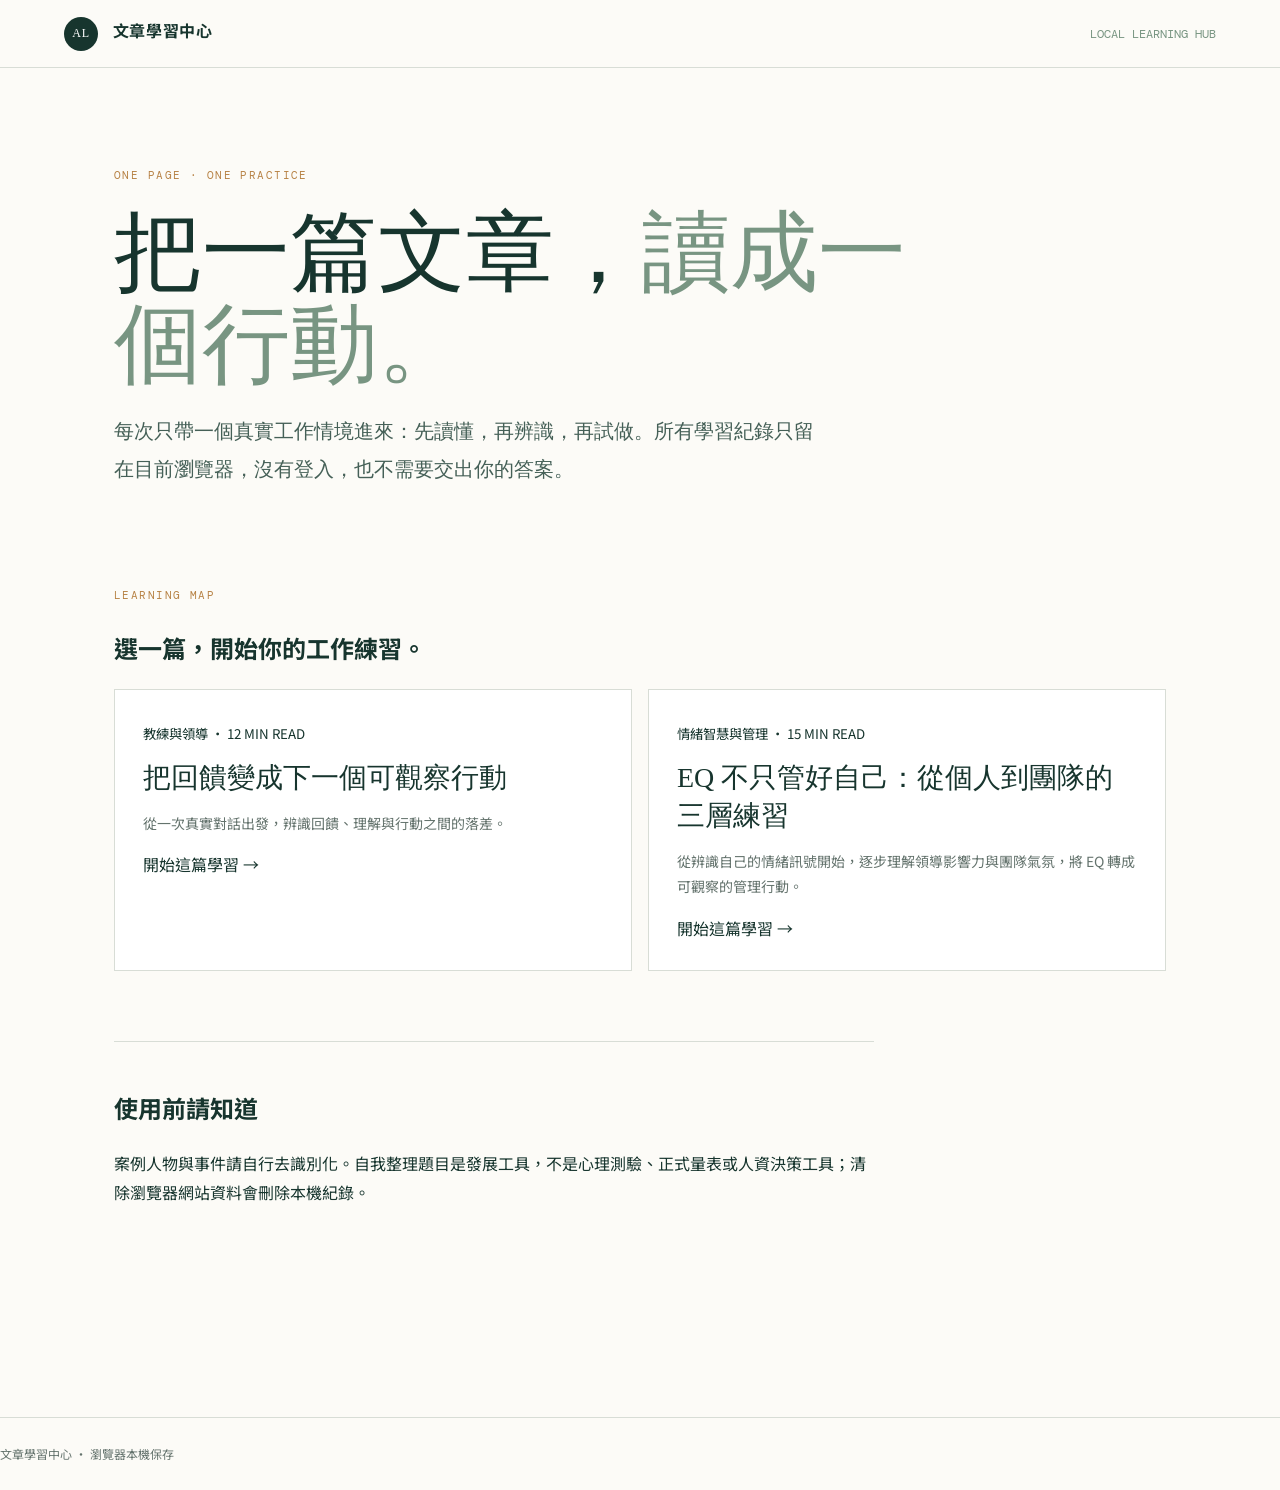
<file: .recovery/article-hub-moved-20260803/index_article_hub_overwritten.html>
<!doctype html><html lang="zh-Hant"><head><meta charset="utf-8"><meta name="viewport" content="width=device-width,initial-scale=1"><title>文章學習中心</title><link rel="stylesheet" href="assets/article-learning.css"><style>.home{max-width:1180px;margin:auto;padding:70px 5vw 110px}.home-hero{max-width:800px;padding:20px 0 70px}.home-hero h1{font:clamp(48px,8vw,88px)/1.05 Georgia;margin:20px 0}.home-hero em{color:var(--sage);font-style:normal}.home-hero p{font:20px/1.9 Georgia;color:#456057;max-width:700px}.map{display:grid;grid-template-columns:repeat(2,1fr);gap:16px}.map-card{display:block;text-decoration:none;color:var(--ink);padding:28px;background:#fff;border:1px solid var(--line);transition:transform .2s,border-color .2s}.map-card:hover{transform:translateY(-3px);border-color:var(--gold)}.map-card h3{font:28px Georgia;margin:12px 0 8px}.map-card p{color:var(--muted);font-size:14px}.home-note{margin-top:70px;padding:24px 0;border-top:1px solid var(--line);max-width:760px}@media(max-width:700px){.map{grid-template-columns:1fr}}</style></head><body><div class="top"><a class="brand" href="index.html" aria-label="返回文章學習地圖"><i>AL</i> 文章學習中心</a><span class="save">LOCAL LEARNING HUB</span></div><main class="home"><section class="home-hero"><small class="kicker">ONE PAGE · ONE PRACTICE</small><h1>把一篇文章，<em>讀成一個行動。</em></h1><p>每次只帶一個真實工作情境進來：先讀懂，再辨識，再試做。所有學習紀錄只留在目前瀏覽器，沒有登入，也不需要交出你的答案。</p></section><section><small class="kicker">LEARNING MAP</small><h2>選一篇，開始你的工作練習。</h2><div class="map"><a class="map-card" href="Article_Learning_Article01.html"><small>教練與領導 · 12 MIN READ</small><h3>把回饋變成下一個可觀察行動</h3><p>從一次真實對話出發，辨識回饋、理解與行動之間的落差。</p><span>開始這篇學習 →</span></a><a class="map-card" href="Article_Learning_Article02.html"><small>情緒智慧與管理 · 15 MIN READ</small><h3>EQ 不只管好自己：從個人到團隊的三層練習</h3><p>從辨識自己的情緒訊號開始，逐步理解領導影響力與團隊氣氛，將 EQ 轉成可觀察的管理行動。</p><span>開始這篇學習 →</span></a></div></section><section class="home-note"><h2>使用前請知道</h2><p>案例人物與事件請自行去識別化。自我整理題目是發展工具，不是心理測驗、正式量表或人資決策工具；清除瀏覽器網站資料會刪除本機紀錄。</p></section></main><footer>文章學習中心 · 瀏覽器本機保存</footer></body></html>
</file>
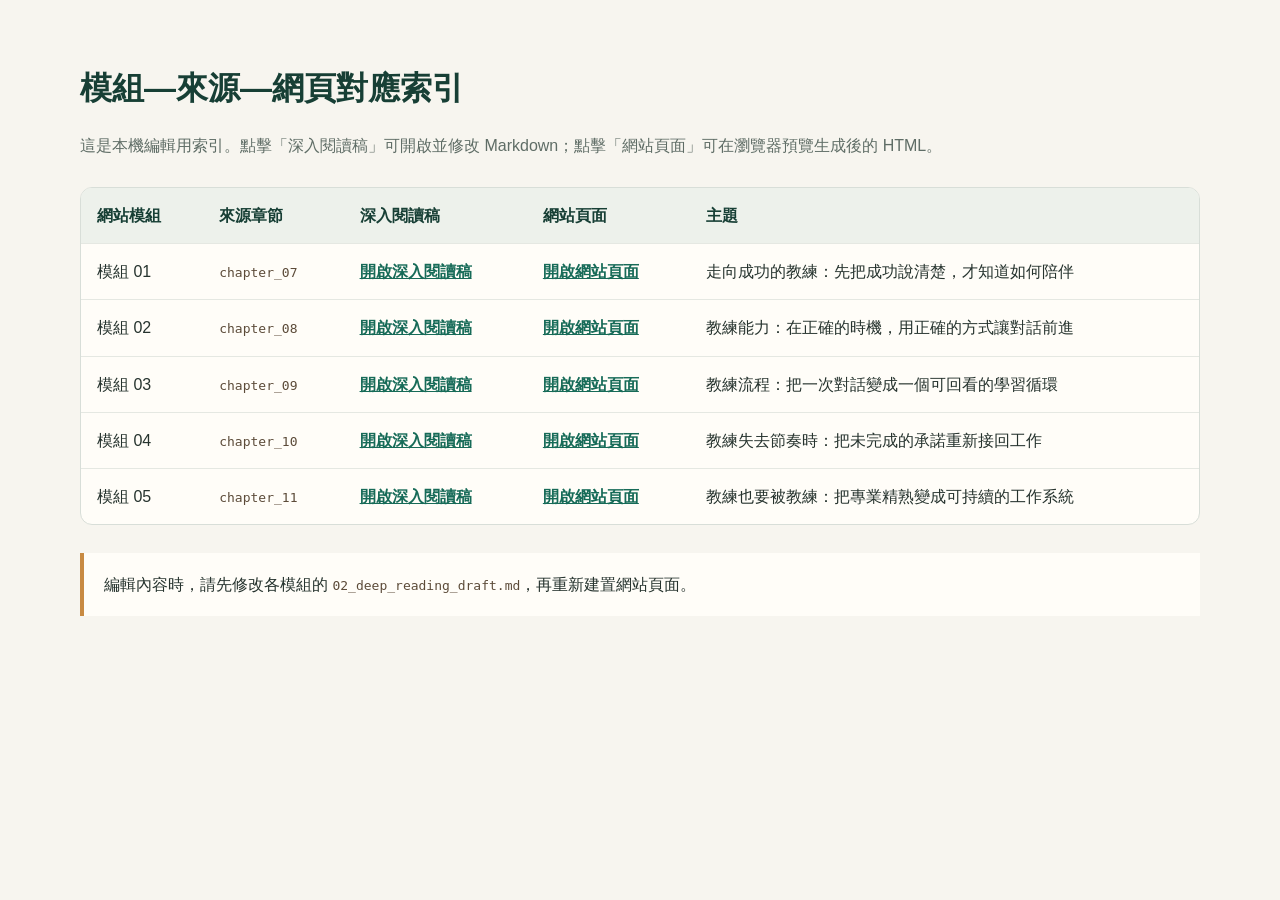
<file: reference_materials/chapters/MODULE_MAP.html>
<!doctype html>
<html lang="zh-Hant">
<head>
  <meta charset="utf-8">
  <meta name="viewport" content="width=device-width, initial-scale=1">
  <title>模組—來源—網頁對應索引</title>
  <style>
    :root { color-scheme: light; font-family: -apple-system, BlinkMacSystemFont, "Noto Sans TC", sans-serif; }
    body { max-width: 1120px; margin: 0 auto; padding: 40px 24px; color: #26332e; background: #f7f5ef; line-height: 1.7; }
    h1 { margin-bottom: 8px; color: #173f35; }
    .intro { color: #5f6d66; margin-bottom: 28px; }
    .table-wrap { overflow-x: auto; background: #fffdf8; border: 1px solid #d8ded8; border-radius: 12px; }
    table { width: 100%; border-collapse: collapse; min-width: 860px; }
    th, td { padding: 14px 16px; text-align: left; vertical-align: top; border-bottom: 1px solid #e5e8e2; }
    th { color: #173f35; background: #edf1eb; font-weight: 700; }
    tr:last-child td { border-bottom: 0; }
    a { color: #176b58; font-weight: 700; }
    a:hover, a:focus-visible { color: #a45c25; }
    .note { margin-top: 28px; padding: 18px 20px; background: #fffdf8; border-left: 4px solid #c88a42; }
    code { color: #5c4b39; }
  </style>
</head>
<body>
  <h1>模組—來源—網頁對應索引</h1>
  <p class="intro">這是本機編輯用索引。點擊「深入閱讀稿」可開啟並修改 Markdown；點擊「網站頁面」可在瀏覽器預覽生成後的 HTML。</p>

  <div class="table-wrap">
    <table>
      <thead>
        <tr><th>網站模組</th><th>來源章節</th><th>深入閱讀稿</th><th>網站頁面</th><th>主題</th></tr>
      </thead>
      <tbody>
        <tr><td>模組 01</td><td><code>chapter_07</code></td><td><a href="chapter_07/02_deep_reading_draft.md">開啟深入閱讀稿</a></td><td><a href="../../LPI_Coach_Chapter07.html">開啟網站頁面</a></td><td>走向成功的教練：先把成功說清楚，才知道如何陪伴</td></tr>
        <tr><td>模組 02</td><td><code>chapter_08</code></td><td><a href="chapter_08/02_deep_reading_draft.md">開啟深入閱讀稿</a></td><td><a href="../../LPI_Coach_Chapter08.html">開啟網站頁面</a></td><td>教練能力：在正確的時機，用正確的方式讓對話前進</td></tr>
        <tr><td>模組 03</td><td><code>chapter_09</code></td><td><a href="chapter_09/02_deep_reading_draft.md">開啟深入閱讀稿</a></td><td><a href="../../LPI_Coach_Chapter09.html">開啟網站頁面</a></td><td>教練流程：把一次對話變成一個可回看的學習循環</td></tr>
        <tr><td>模組 04</td><td><code>chapter_10</code></td><td><a href="chapter_10/02_deep_reading_draft.md">開啟深入閱讀稿</a></td><td><a href="../../LPI_Coach_Chapter10.html">開啟網站頁面</a></td><td>教練失去節奏時：把未完成的承諾重新接回工作</td></tr>
        <tr><td>模組 05</td><td><code>chapter_11</code></td><td><a href="chapter_11/02_deep_reading_draft.md">開啟深入閱讀稿</a></td><td><a href="../../LPI_Coach_Chapter11.html">開啟網站頁面</a></td><td>教練也要被教練：把專業精熟變成可持續的工作系統</td></tr>
      </tbody>
    </table>
  </div>

  <div class="note">編輯內容時，請先修改各模組的 <code>02_deep_reading_draft.md</code>，再重新建置網站頁面。</div>
</body>
</html>
</file>
<file: assets/site-shell.css>
.home-page .top {
  padding-left: max(6%, calc((100% - 1100px)/2 + 6%));
  padding-right: max(6%, calc((100% - 1100px)/2 + 6%));
}

.chapter-page .top {
  padding-left: max(5%, calc((100% - 1220px)/2 + 25px));
  padding-right: max(5%, calc((100% - 1220px)/2 + 25px));
}

.site-footer {
  padding: 28px 5%;
  background: #102a25;
  color: #dce7e2;
  font: 22px/1.7 "Noto Sans TC", Arial, sans-serif;
}

.site-footer__inner {
  width: min(1100px, 100%);
  margin: 0 auto;
  display: flex;
  align-items: center;
  justify-content: center;
  flex-wrap: wrap;
  gap: 7px 11px;
}

.site-footer a {
  color: #fff8e9;
  font-weight: 700;
  text-decoration-color: #d49b52;
  text-underline-offset: 4px;
  overflow-wrap: anywhere;
}

.site-footer a:hover,
.site-footer a:focus-visible {
  color: #f1d9ad;
  outline: 2px solid #d49b52;
  outline-offset: 4px;
}

@media (max-width: 700px) {
  .home-page .top,
  .chapter-page .top {
    padding-left: 6%;
    padding-right: 6%;
  }

  .site-footer__inner {
    flex-direction: column;
    gap: 5px;
    text-align: center;
  }
}
</file>
<file: .recovery/article-hub-moved-20260803/assets/article-learning.css>
@import url('https://fonts.googleapis.com/css2?family=Noto+Sans+TC:wght@400;500;600;700&family=DM+Mono:wght@400;500&display=swap');
:root{--ink:#17352e;--deep:#102a25;--sage:#789582;--cream:#f5f1e8;--paper:#fcfbf7;--gold:#b78245;--line:#d8ddd6;--muted:#64736d;--rose:#a34f42;--shadow:0 18px 55px rgba(23,53,46,.08)}
*{box-sizing:border-box}html{scroll-behavior:smooth}body{margin:0;background:var(--paper);color:var(--ink);font-family:"Noto Sans TC",system-ui,sans-serif;line-height:1.8}a{color:inherit}.top{height:68px;padding:0 5vw;border-bottom:1px solid var(--line);display:flex;align-items:center;justify-content:space-between;background:rgba(252,251,247,.94);position:sticky;top:0;z-index:10}.brand{text-decoration:none;font-weight:700;letter-spacing:.04em}.brand i{display:inline-grid;place-items:center;width:34px;height:34px;margin-right:10px;border-radius:50%;background:var(--ink);color:white;font:12px Georgia;font-style:normal}.save{font:12px "DM Mono",monospace;color:var(--sage)}.layout{display:grid;grid-template-columns:240px minmax(0,920px);gap:70px;max-width:1280px;margin:0 auto;padding:56px 5vw 100px}.side{position:sticky;top:120px;height:max-content;border-left:2px solid var(--gold);padding:8px 0 8px 22px}.side small,.kicker,.brief-label,.quick-scan summary small{font:11px "DM Mono",monospace;letter-spacing:.13em;color:var(--gold)}.side h2{font:22px/1.45 Georgia;margin:16px 0 25px}.side nav{display:grid;gap:7px}.side nav a{text-decoration:none;color:var(--muted);font-size:13px;padding:7px 0}.side nav a:hover,.side nav a:focus-visible{color:var(--ink)}main{min-width:0}.hero{padding:30px 0 72px}.hero h1{font:clamp(44px,7vw,76px)/1.13 Georgia;margin:18px 0 22px;max-width:780px;letter-spacing:-.03em}.lead{font:20px/1.9 Georgia;color:#456057;max-width:720px}.journey-plan{display:grid;grid-template-columns:repeat(3,1fr);border-top:1px solid var(--line);border-bottom:1px solid var(--line);margin:45px 0 24px}.journey-plan>div{padding:20px 18px 18px 0;border-right:1px solid var(--line)}.journey-plan>div+div{padding-left:18px}.journey-plan>div:last-child{border-right:0}.journey-plan b,.journey-plan span,.journey-plan small{display:block}.journey-plan b{font:16px Georgia}.journey-plan span{font-size:14px;margin-top:7px}.journey-plan small{font:11px "DM Mono",monospace;color:var(--muted);margin-top:10px}.dark{background:var(--deep);color:#f8f4ea;padding:28px 30px;box-shadow:var(--shadow)}.dark small{color:#d9ae70;font:11px "DM Mono",monospace;letter-spacing:.12em}.dark h3{font:22px/1.5 Georgia;font-weight:400;margin:12px 0 22px}.dark label{display:block;font-size:13px;color:#dbe4db}.dark textarea{margin-top:7px;background:#f8f4ea;color:var(--ink);border-color:transparent}.head{padding:30px 0 22px;border-top:1px solid var(--line);margin-top:30px}.head h2{font:42px/1.2 Georgia;margin:10px 0}.head p{color:var(--muted);max-width:760px}.reading-brief{background:var(--cream);padding:25px 30px;margin:12px 0 18px;border-left:4px solid var(--sage)}.reading-brief h3{font:23px Georgia;margin:10px 0}.reading-brief ul{padding-left:22px;margin:8px 0}.quick-scan{border:1px solid var(--line);background:#fff;margin:18px 0 40px}.quick-scan summary{cursor:pointer;min-height:64px;padding:15px 20px;list-style:none;font-weight:600}.quick-scan summary::-webkit-details-marker{display:none}.quick-scan summary:before{content:'＋';font-size:21px;color:var(--gold);margin-right:12px;vertical-align:-2px}.quick-scan[open] summary:before{content:'−'}.quick-scan-body{border-top:1px solid var(--line);padding:15px 20px 20px}.scan-question{padding:15px 0;border-bottom:1px solid var(--line)}.scan-question:last-child{border-bottom:0}.scan-question p{margin:0 0 8px;font-weight:600}.scan-options{display:flex;flex-wrap:wrap;gap:10px}.scan-options button{background:var(--paper);border:1px solid var(--line);text-align:left}.scan-options button.selected{border-color:var(--gold);background:#f8eddb}.scan-feedback{font-size:13px;color:#6d573b;margin:10px 0 0}.reading-essay{font-size:17px;line-height:2.05;max-width:780px}.reading-essay h1{font:44px/1.2 Georgia}.reading-essay h2{font:31px/1.35 Georgia;margin:48px 0 12px}.reading-essay p{margin:0 0 22px}.reading-essay ul{padding-left:24px}.reading-essay strong{color:var(--ink)}textarea,input{width:100%;font:inherit;border:1px solid var(--line);border-radius:0;background:#fff;color:var(--ink);padding:12px 14px;min-height:44px}textarea{resize:vertical;min-height:90px}label{display:block;font-size:14px;font-weight:600;margin:16px 0}button{font:inherit;min-height:44px;padding:8px 16px;border:1px solid var(--ink);border-radius:0;cursor:pointer;color:var(--ink)}button:focus-visible,a:focus-visible,input:focus-visible,textarea:focus-visible,summary:focus-visible{outline:3px solid #d9ae70;outline-offset:3px}.assess{display:grid;gap:18px}.question{border:0;border-left:4px solid var(--sage);padding:0 0 0 18px;margin:0}.question legend{font-weight:700;padding:0 0 6px}.question label{display:flex;align-items:flex-start;gap:10px;font-weight:400}.question input{width:20px;height:20px;min-height:20px;flex:none;accent-color:var(--sage)}.assessment-actions{display:flex;gap:12px;align-items:center;margin:28px 0 0}.button{background:var(--ink);color:white}.clear-button{border-color:var(--line);color:var(--muted);background:transparent}.assessment-message{color:var(--rose);font-size:14px}.result{display:none;margin-top:18px;background:var(--cream);padding:22px;border-top:3px solid var(--gold)}.result.show{display:block}.result h3{font:25px Georgia;margin:0 0 8px}.simple-record{border-left:4px solid var(--sage);padding:12px 28px 16px;background:#fff}.action-commitment{border-left-color:var(--gold);background:#fbf2e4}.experiment-focus{color:var(--ink);font-size:14px;margin:16px 0}.action-date{max-width:260px}footer{margin-top:60px;padding:25px 0;border-top:1px solid var(--line);color:var(--muted);font-size:12px}
@media(max-width:850px){.layout{display:block;padding-top:25px}.side{position:static;margin-bottom:32px}.side nav{display:flex;overflow:auto;gap:18px;border-top:1px solid var(--line);padding-top:10px}.side nav a{white-space:nowrap}.journey-plan{grid-template-columns:1fr}.journey-plan>div,.journey-plan>div+div{border-right:0;border-bottom:1px solid var(--line);padding:16px 0}.journey-plan>div:last-child{border-bottom:0}.head h2{font-size:34px}.reading-essay{font-size:16px;line-height:1.95}.scan-options{display:grid}.scan-options button{width:100%}}
@media(prefers-reduced-motion:reduce){html{scroll-behavior:auto}*{transition:none!important}}

/* Article Hub interaction cards: editorial, two-choice layout */
.quick-scan{border:2px solid var(--sage)}
.quick-scan summary{min-height:100px;padding:22px 28px;display:flex;align-items:center;justify-content:space-between;gap:24px}
.quick-scan summary span{display:grid;gap:6px}.quick-scan summary span strong{font-size:26px;line-height:1.3}.quick-scan summary>b{font-size:20px;white-space:nowrap;color:var(--ink)}
.quick-scan-body{padding:20px 28px 28px}.scan-intro{font-size:16px;color:var(--muted);margin:0 0 36px}.scan-question{padding:0 0 30px;margin:0 0 28px}.scan-question p{font-size:21px;line-height:1.55;margin:0 0 18px}.scan-options{display:grid;grid-template-columns:repeat(2,minmax(0,1fr));gap:18px}.scan-options button{min-height:84px;padding:18px 20px;font-size:17px;line-height:1.6}.scan-options button:hover,.scan-options button:focus-visible{border-color:var(--sage);background:#f4f7f2}
.assess{gap:30px}.question{border-top:1px solid var(--line);border-left:0;padding:24px 0 0}.question legend{font-size:21px;line-height:1.55;padding-bottom:16px}.question-number{color:var(--gold)}.question-label{display:block;margin-top:12px;color:var(--gold);font:11px "DM Mono",monospace;letter-spacing:.12em}.assessment-options{display:grid;grid-template-columns:repeat(2,minmax(0,1fr));gap:18px}.assessment-option{display:flex;align-items:center;min-height:76px;padding:16px 20px;border:1px solid #b9c1bb;background:#fff;font-size:16px;line-height:1.55;font-weight:500;cursor:pointer}.assessment-option:hover{border-color:var(--sage);background:#f4f7f2}.assessment-option:has(input:checked){border:2px solid var(--gold);background:#f8eddb}.assessment-option input{position:absolute;opacity:0;width:1px;height:1px}
@media(max-width:850px){.scan-options,.assessment-options{grid-template-columns:1fr}.quick-scan summary{min-height:90px;padding:18px}.quick-scan summary span strong{font-size:21px}.quick-scan summary>b{font-size:14px}.quick-scan-body{padding:18px}.scan-question p,.question legend{font-size:18px}}
</file>
